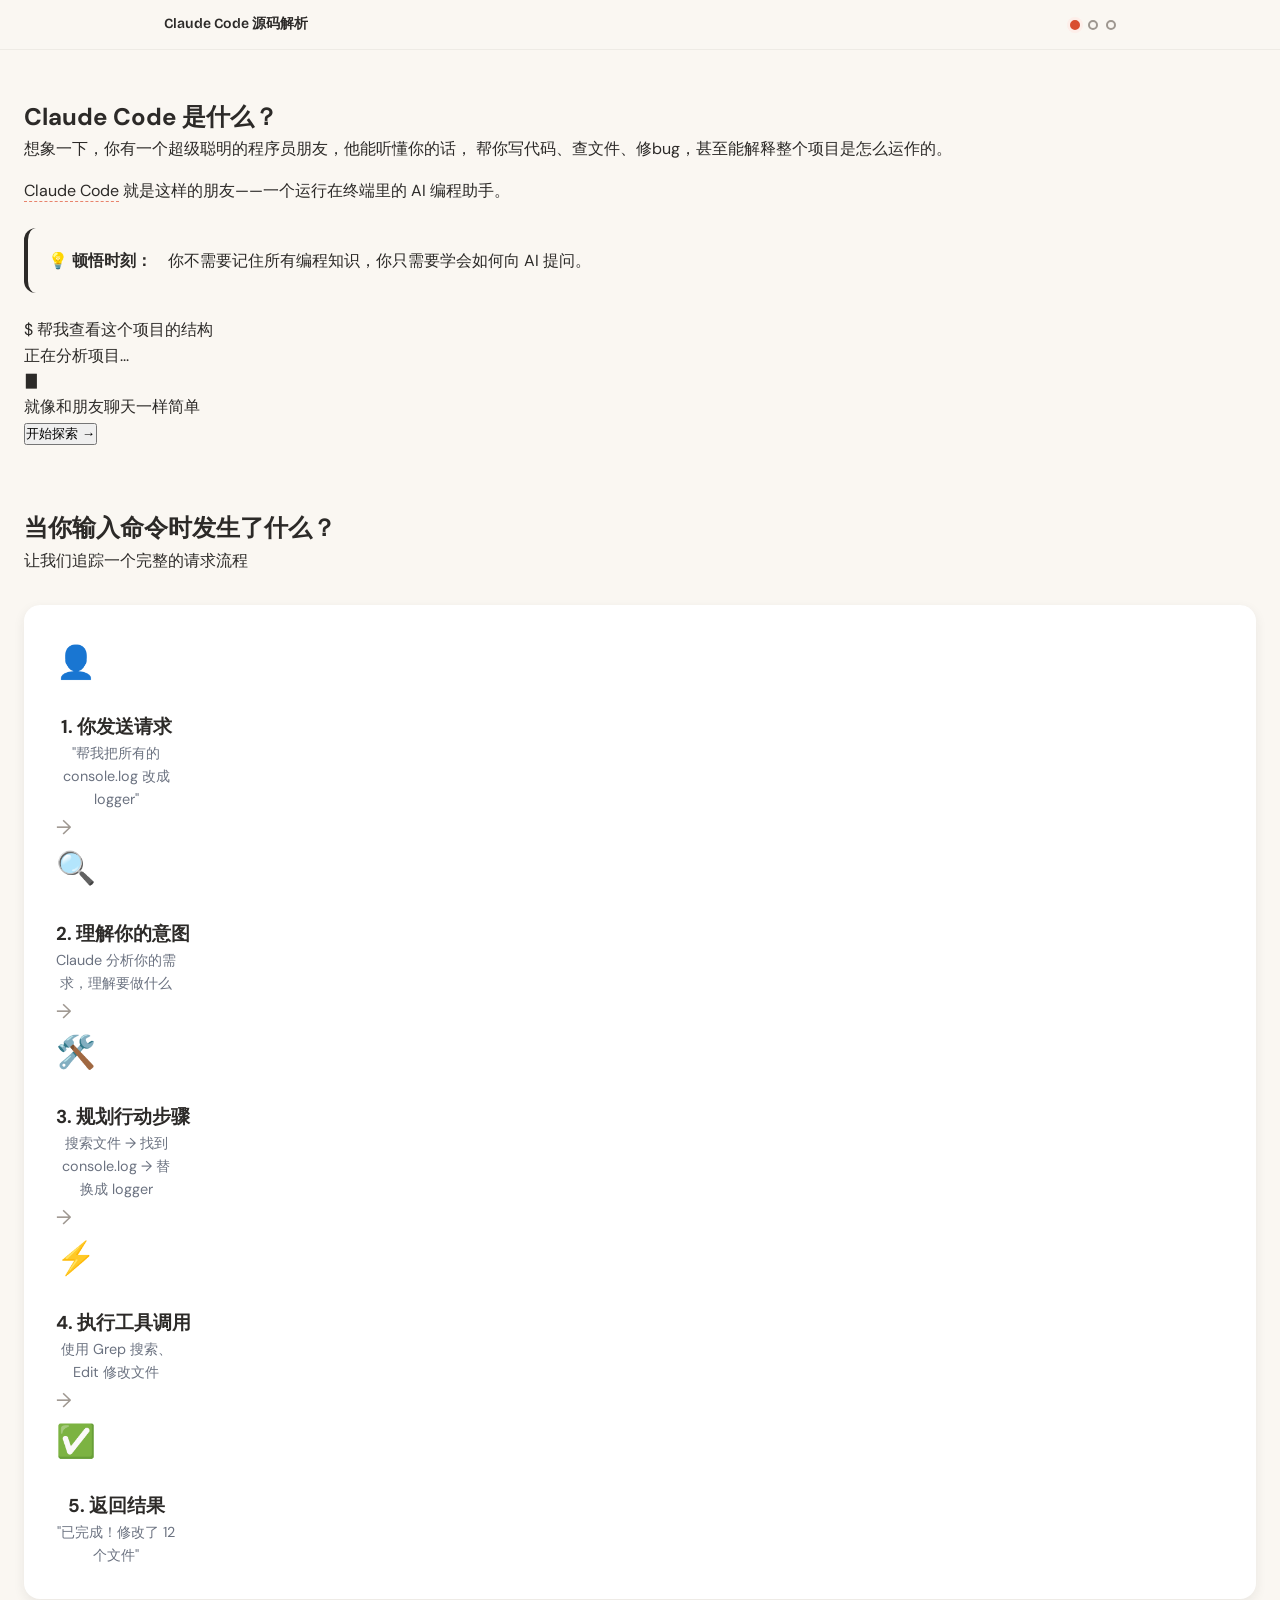
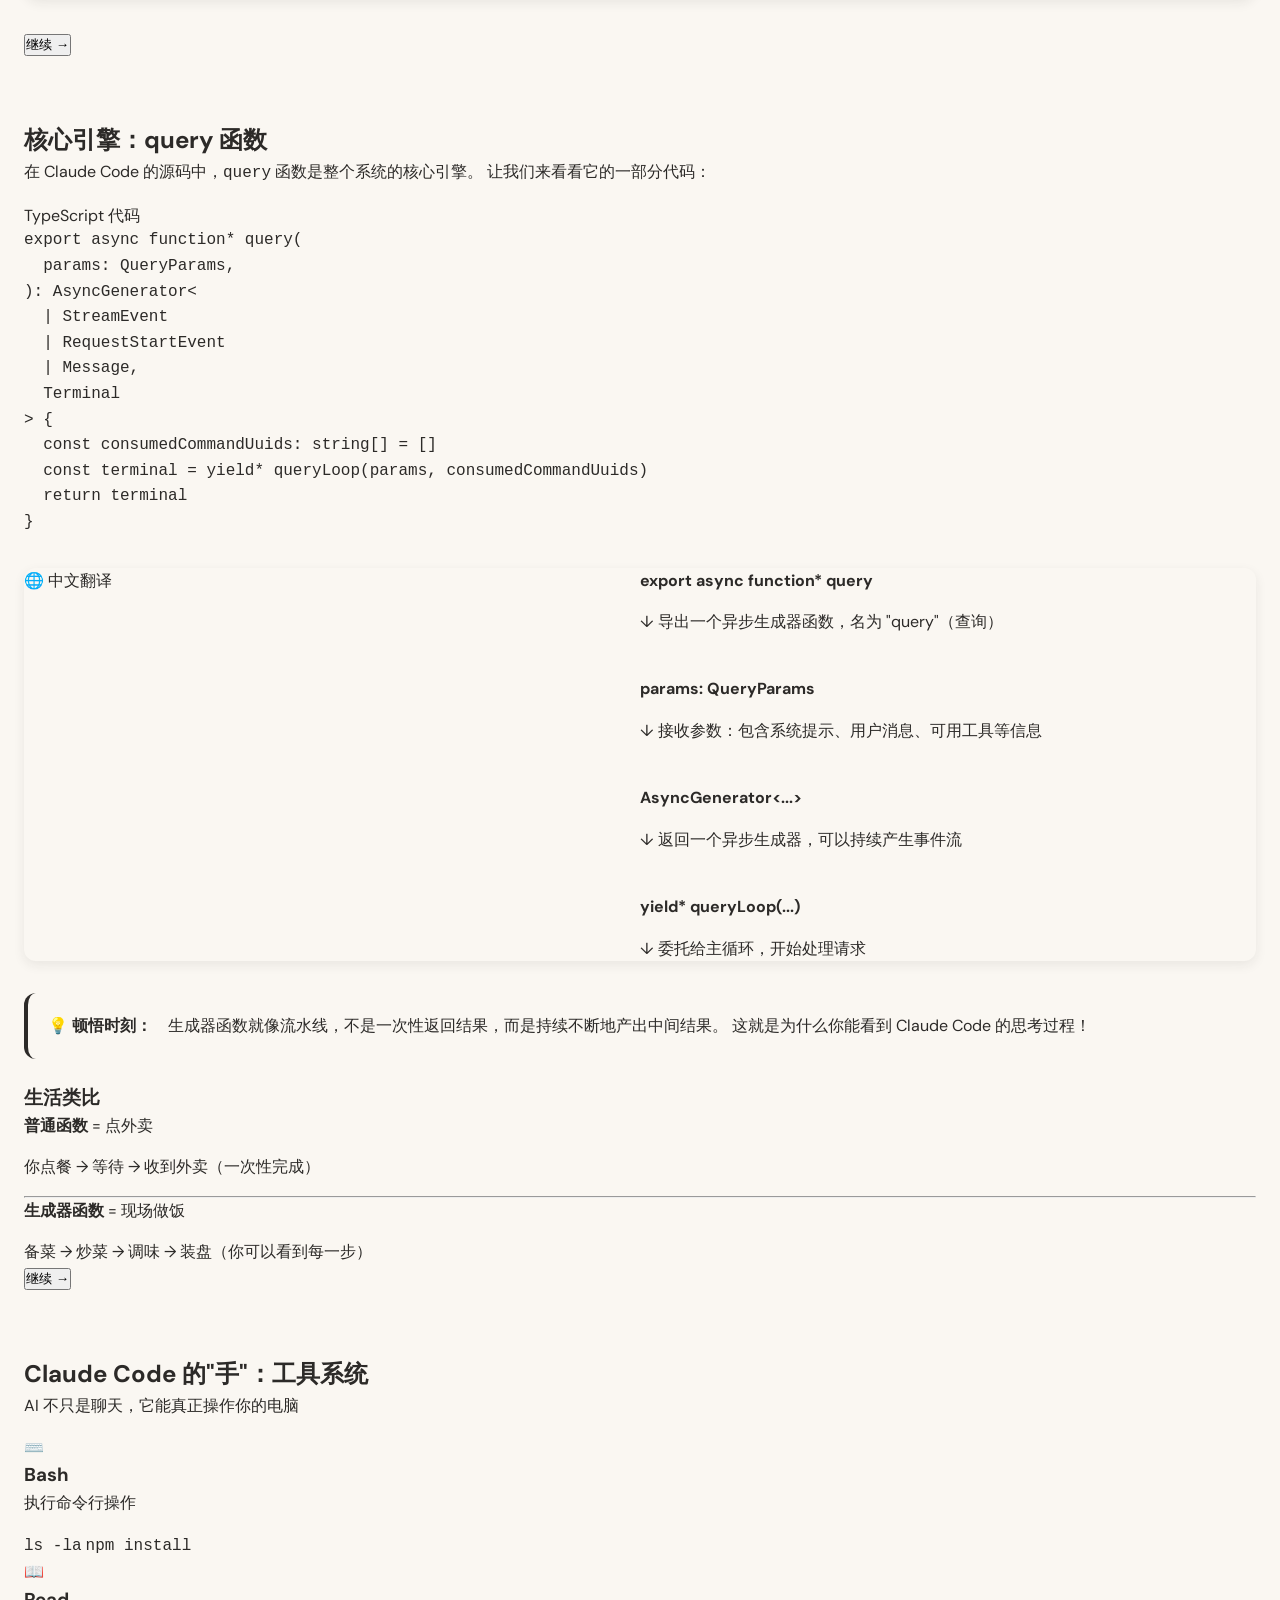
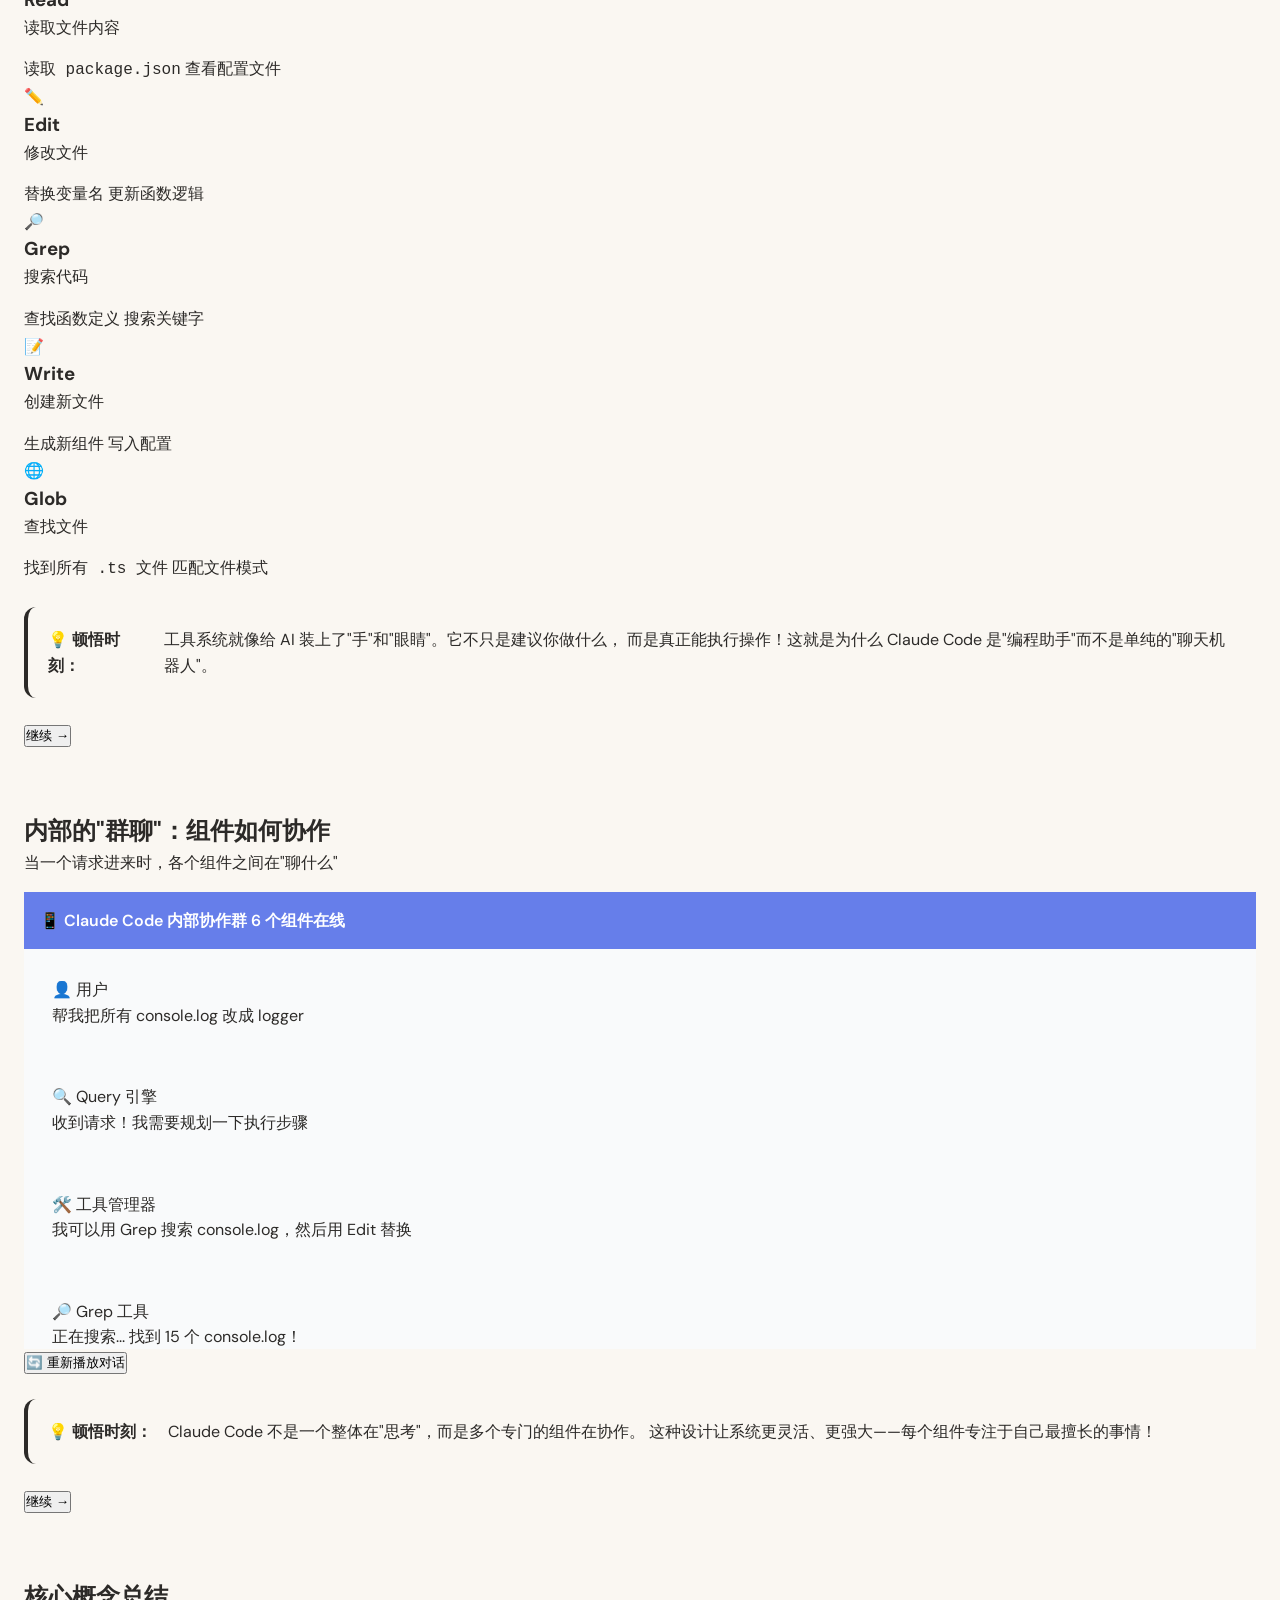
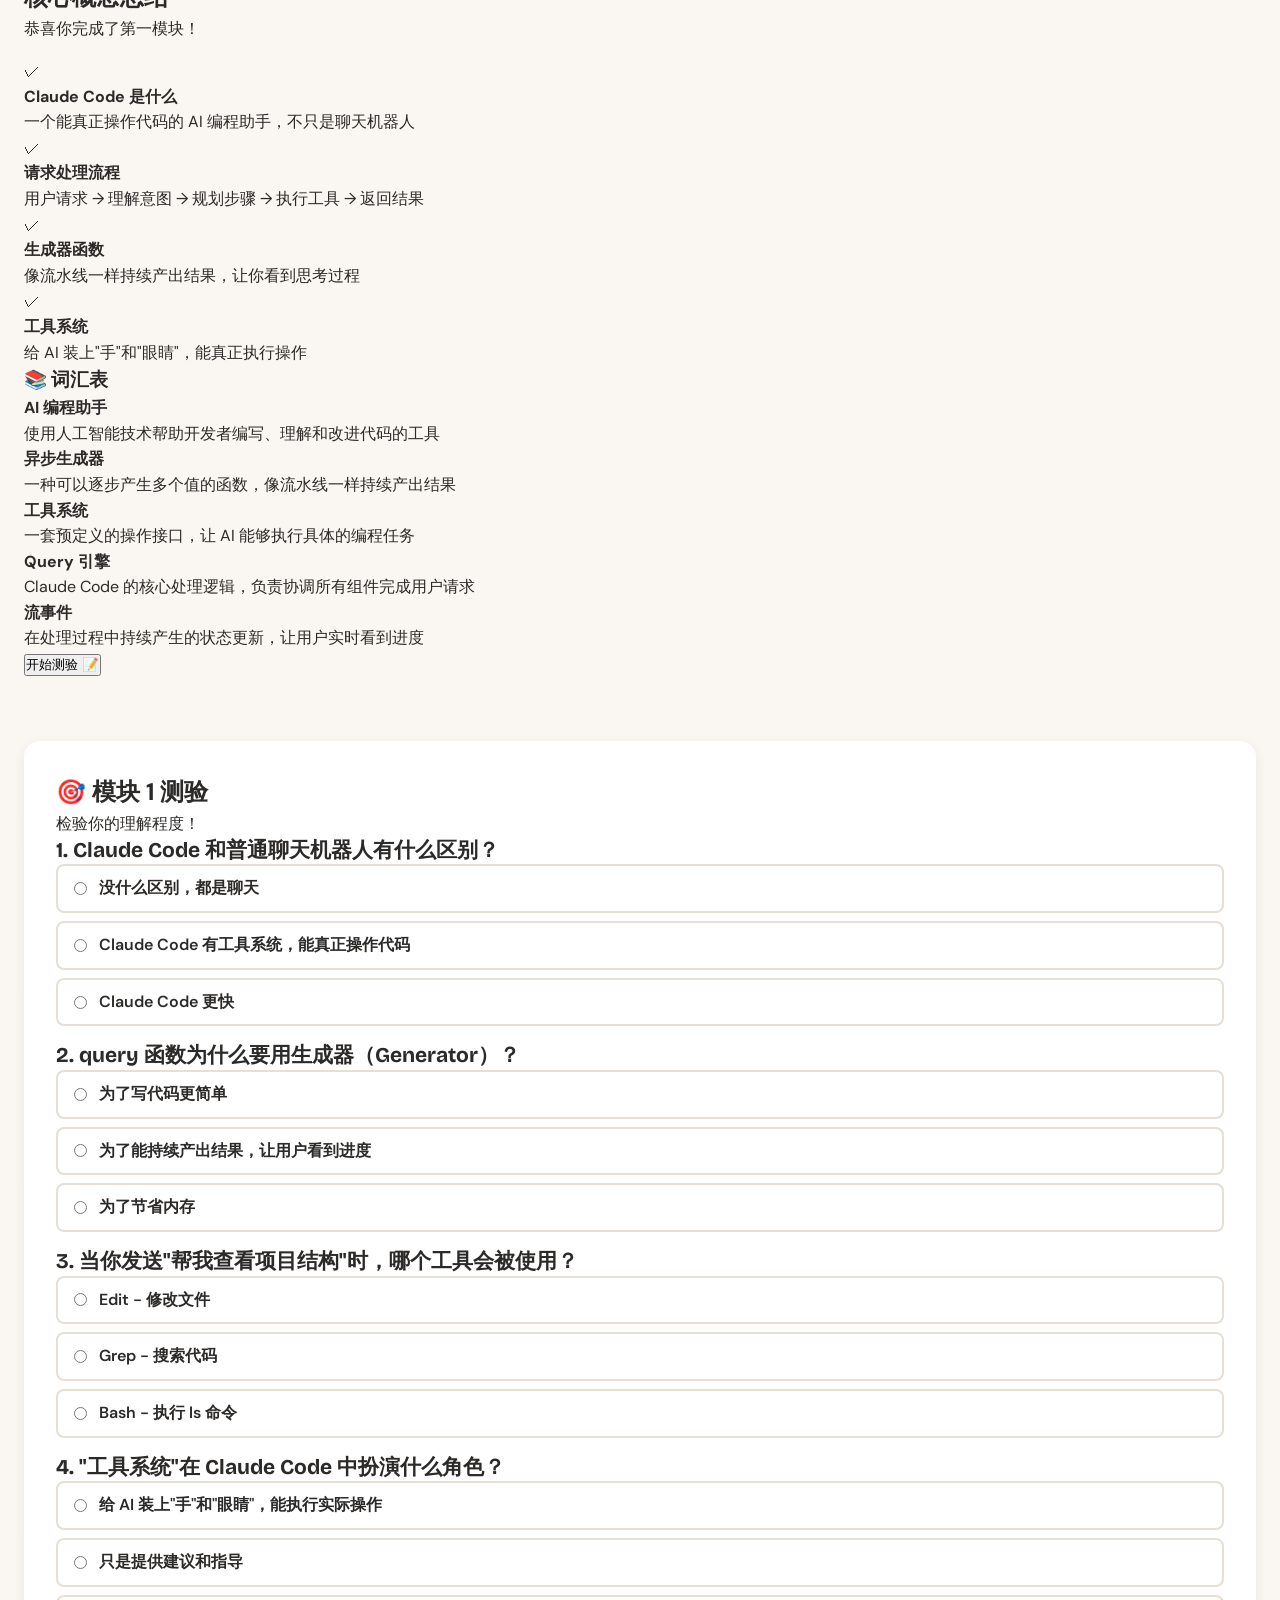
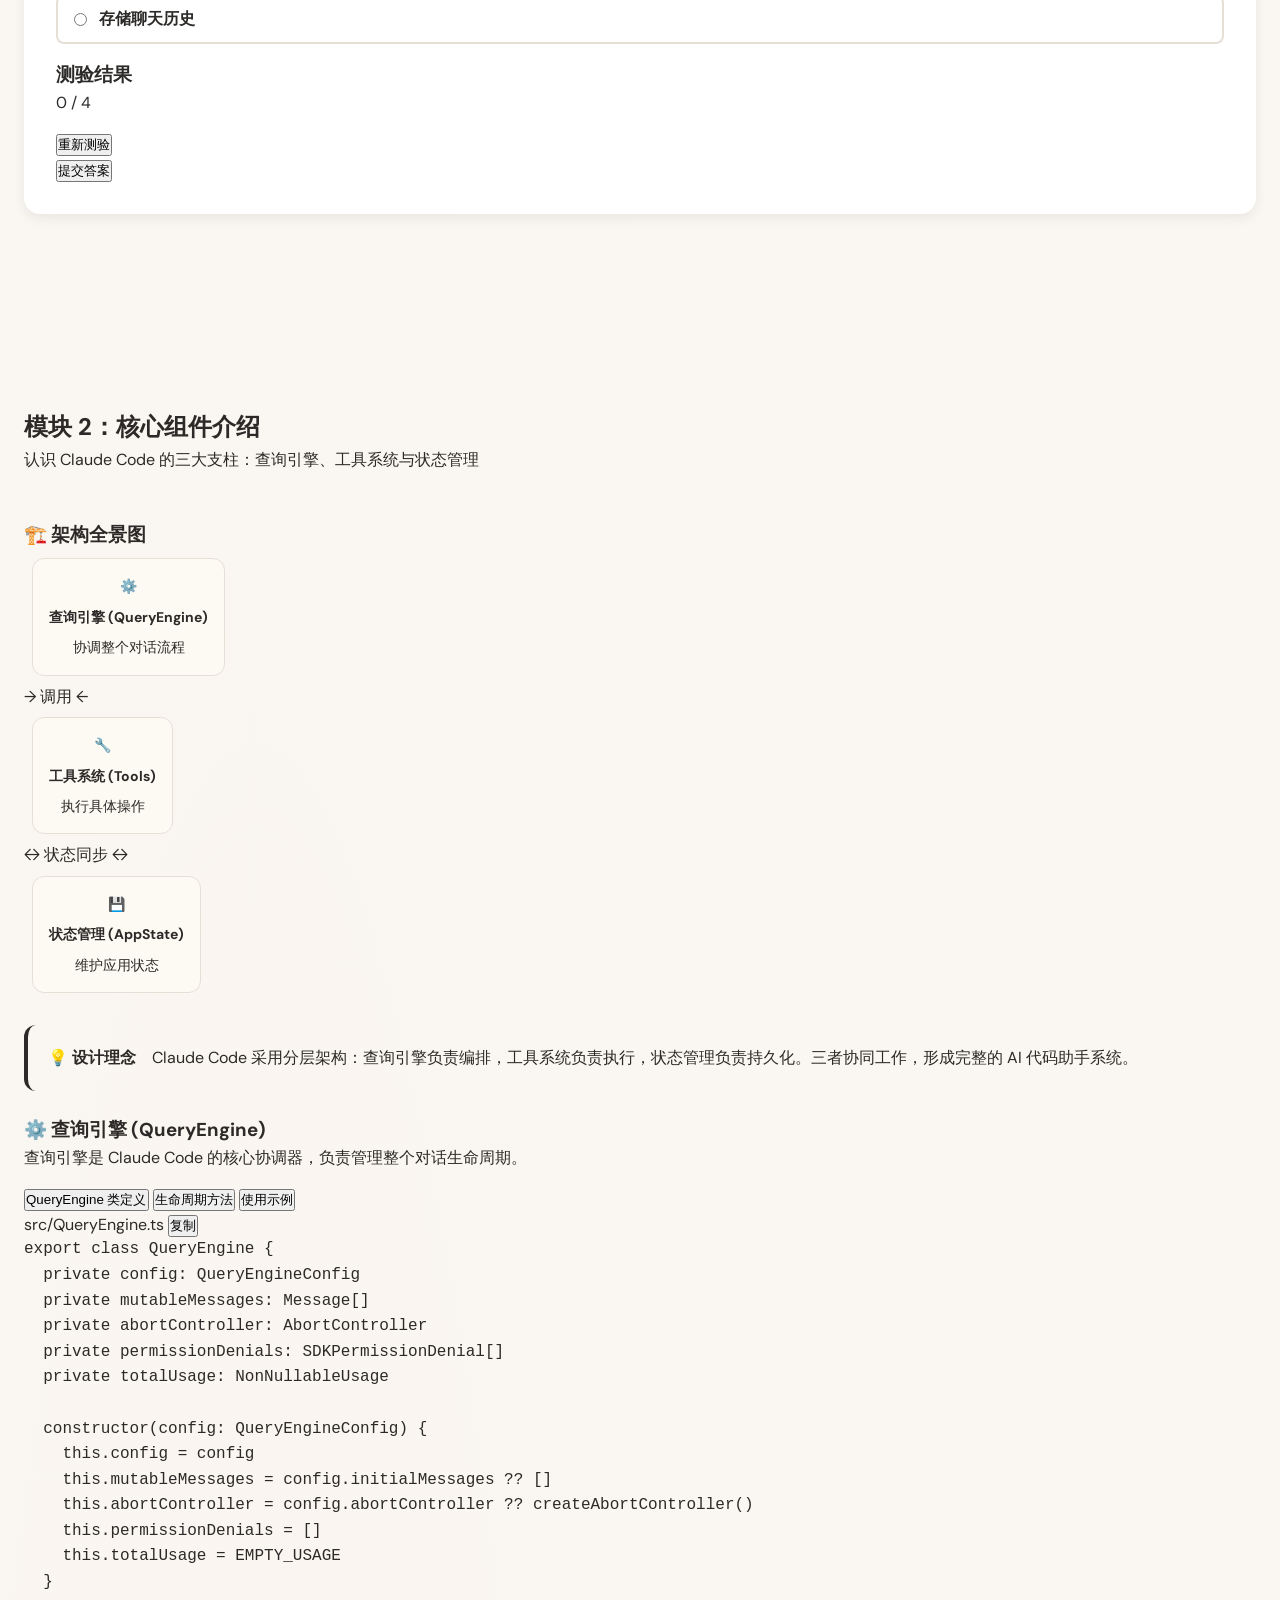
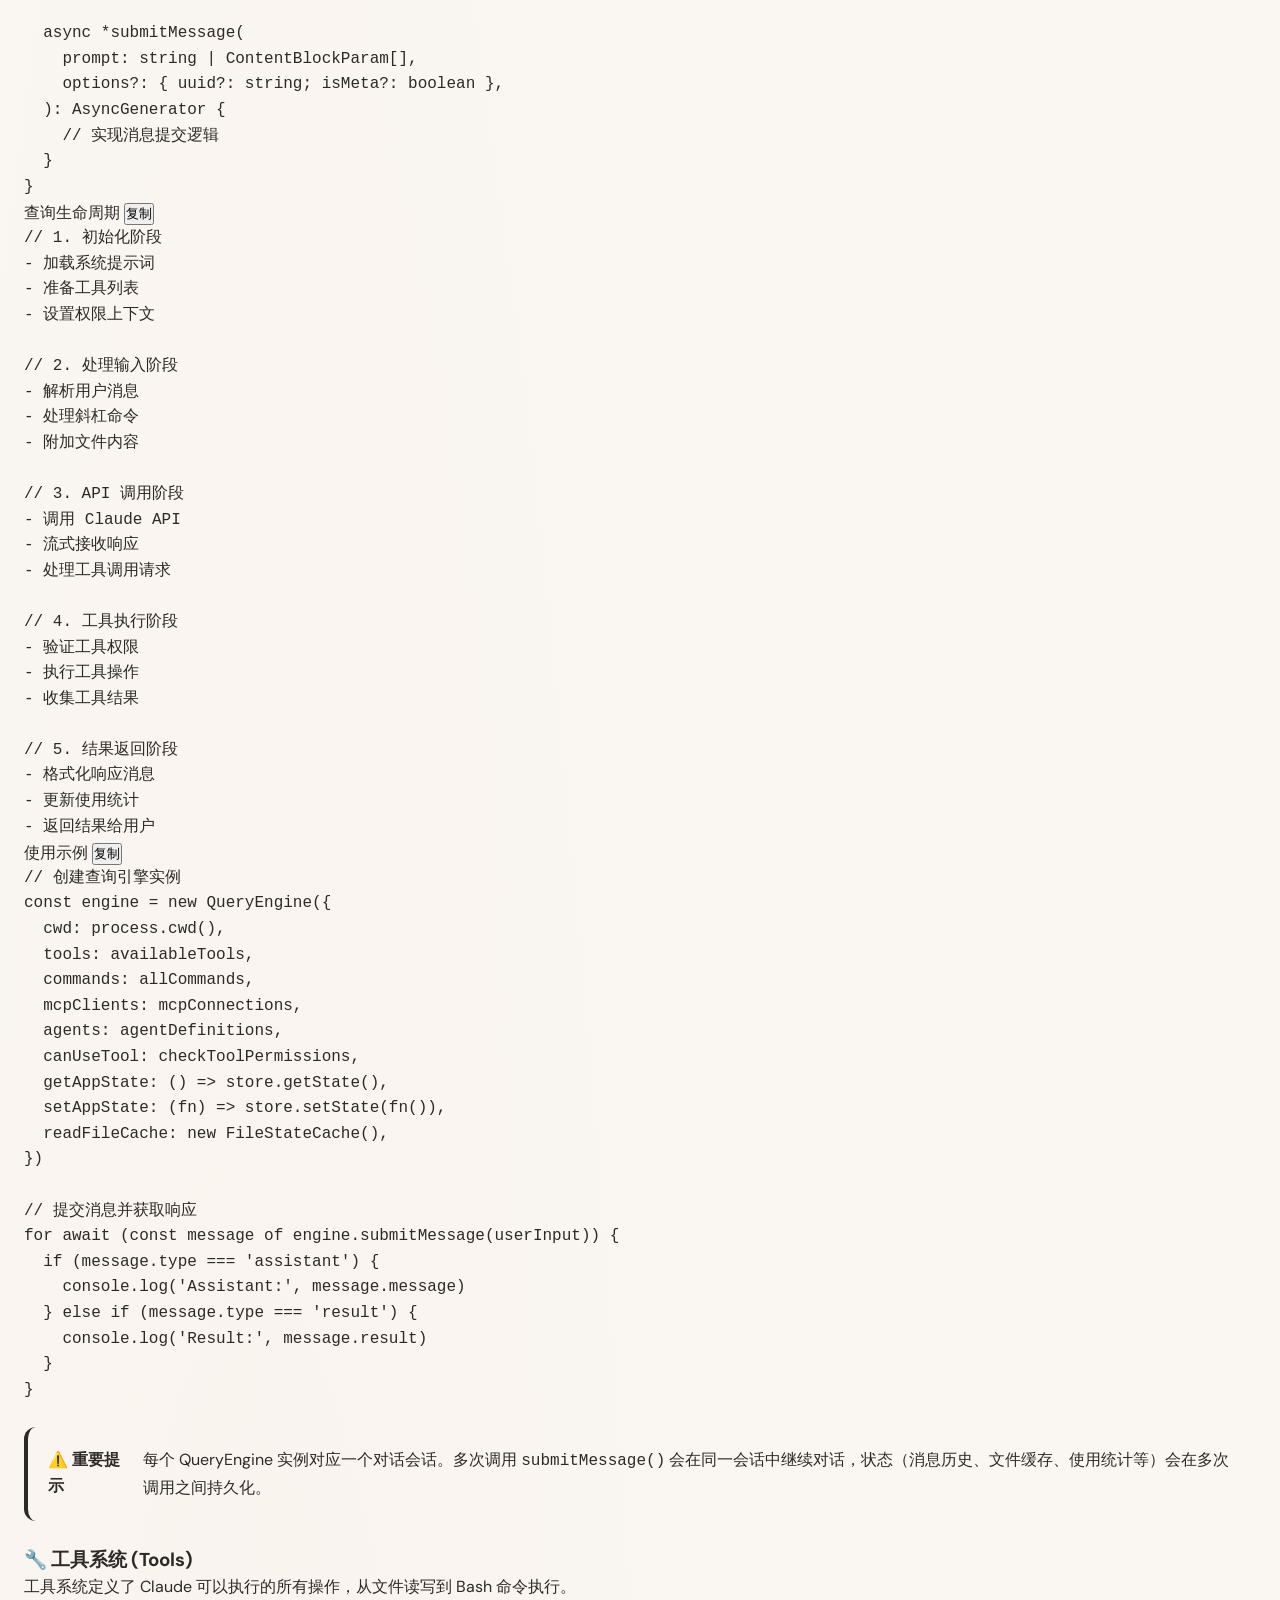
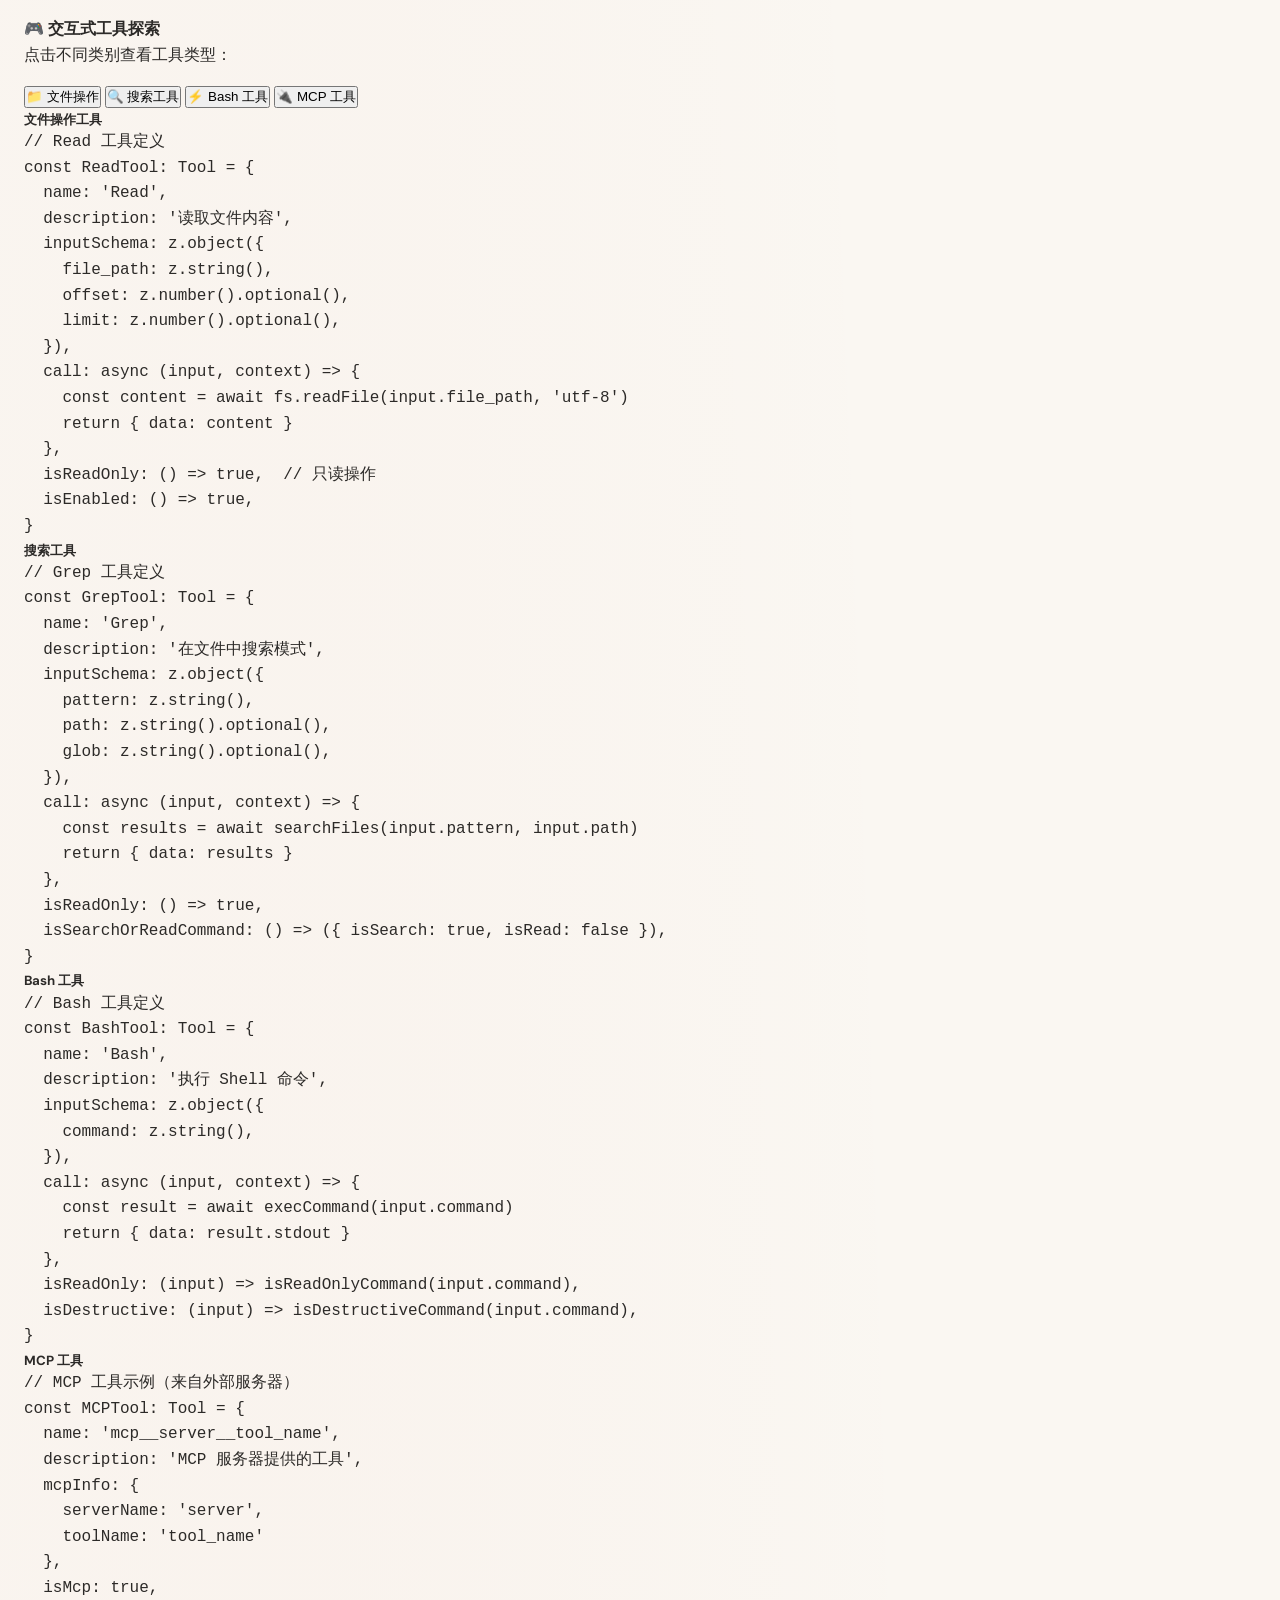
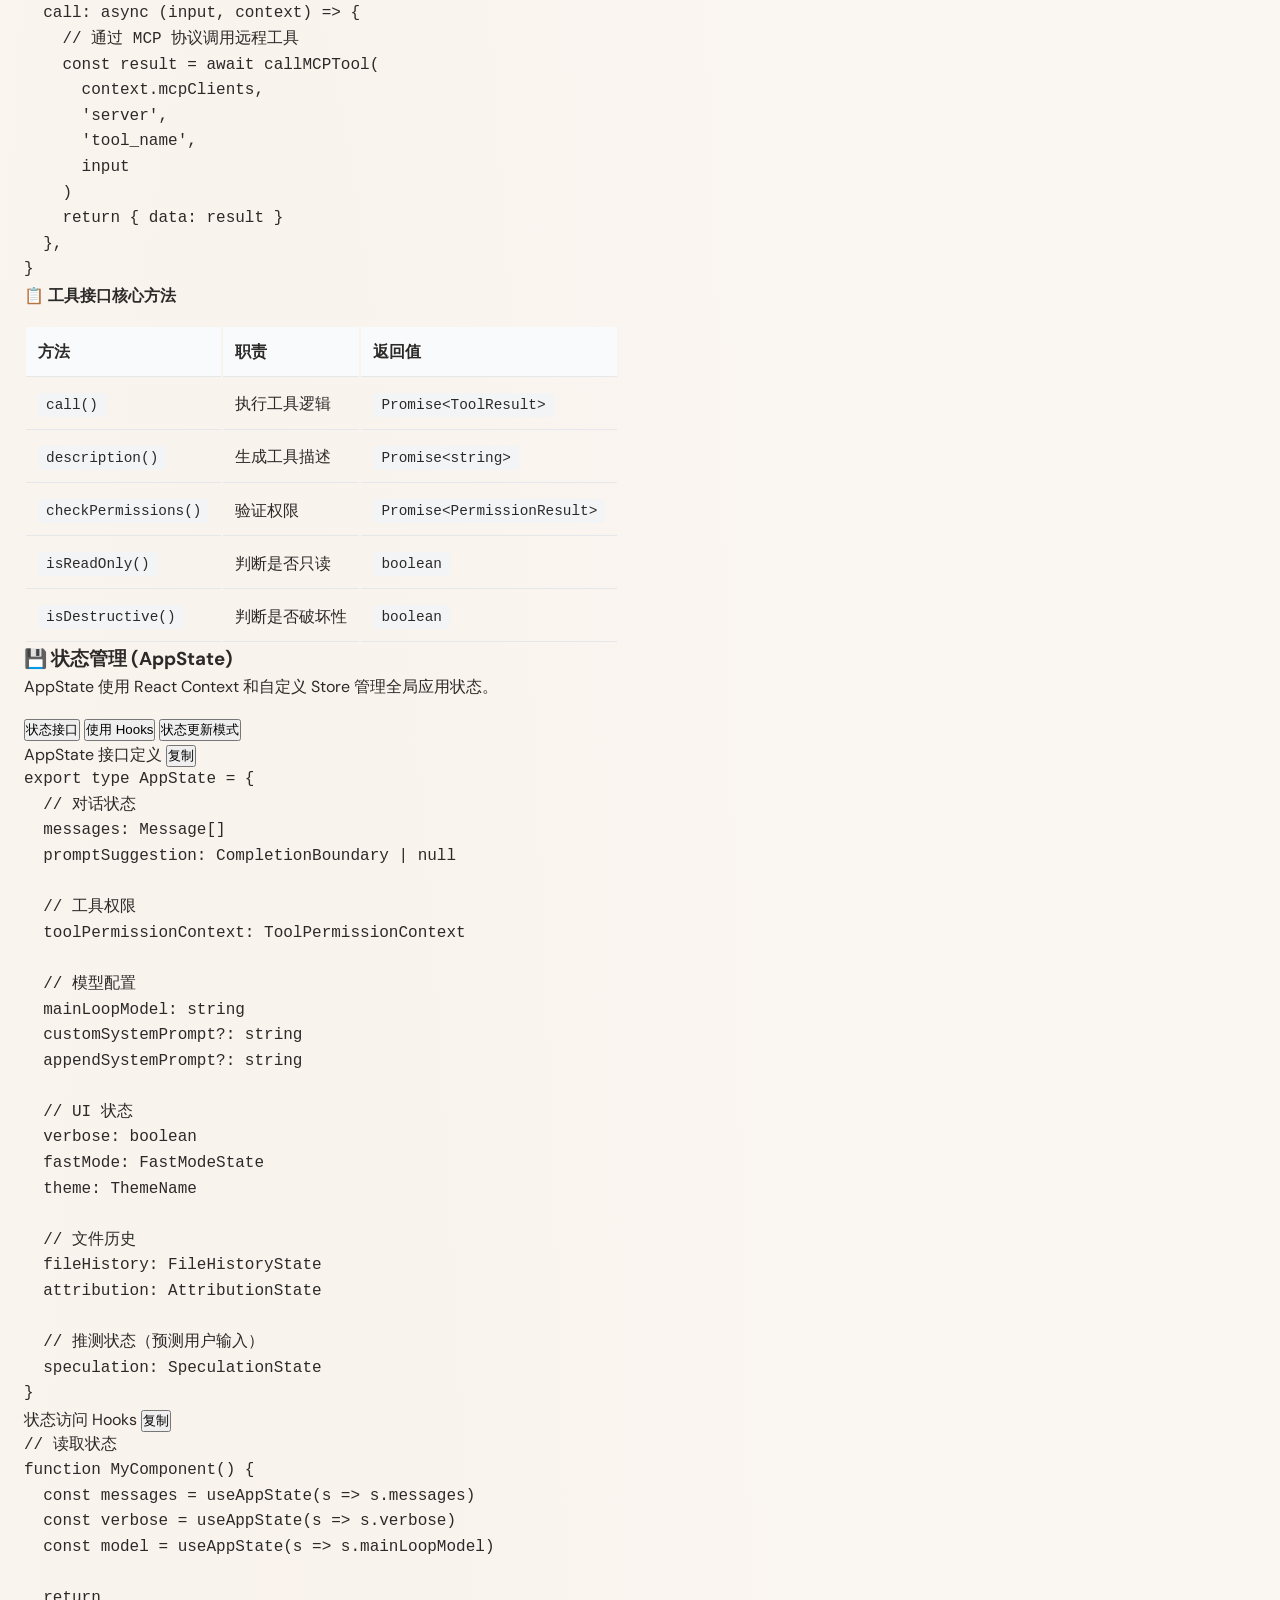
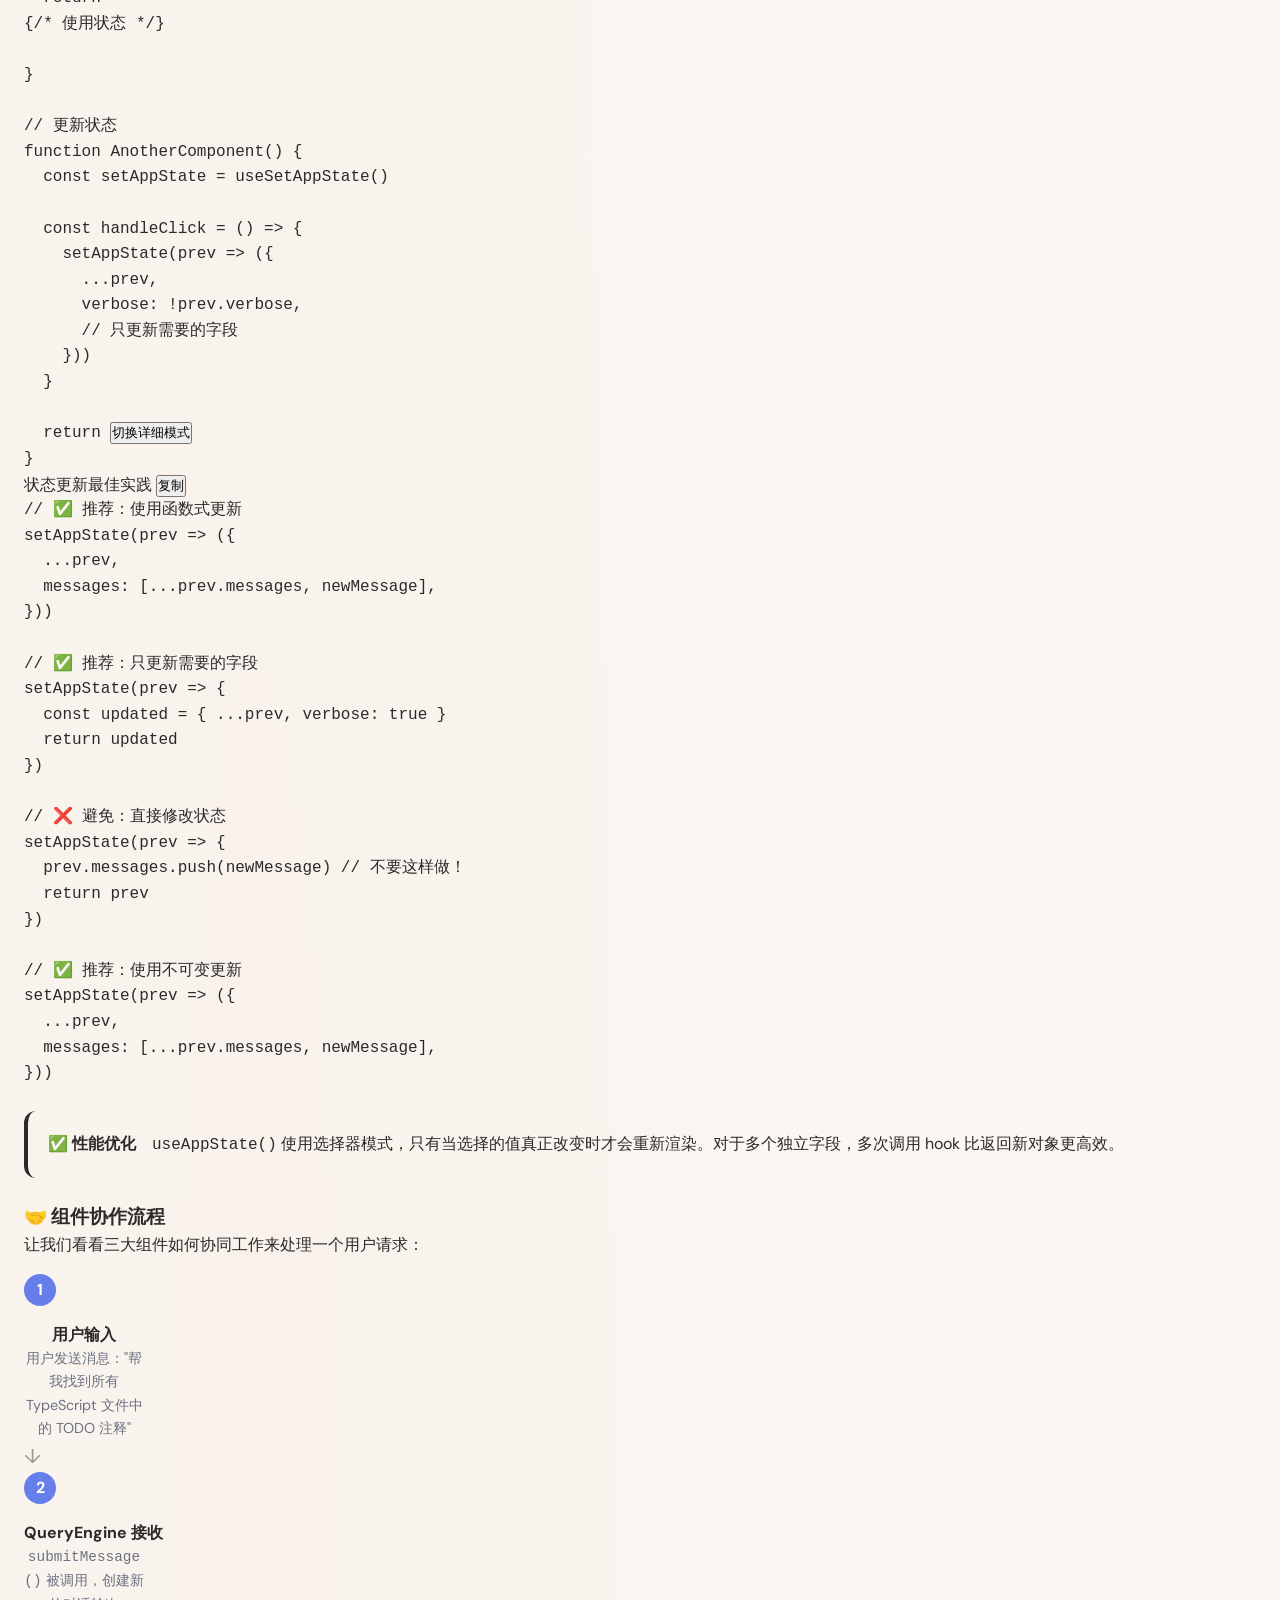
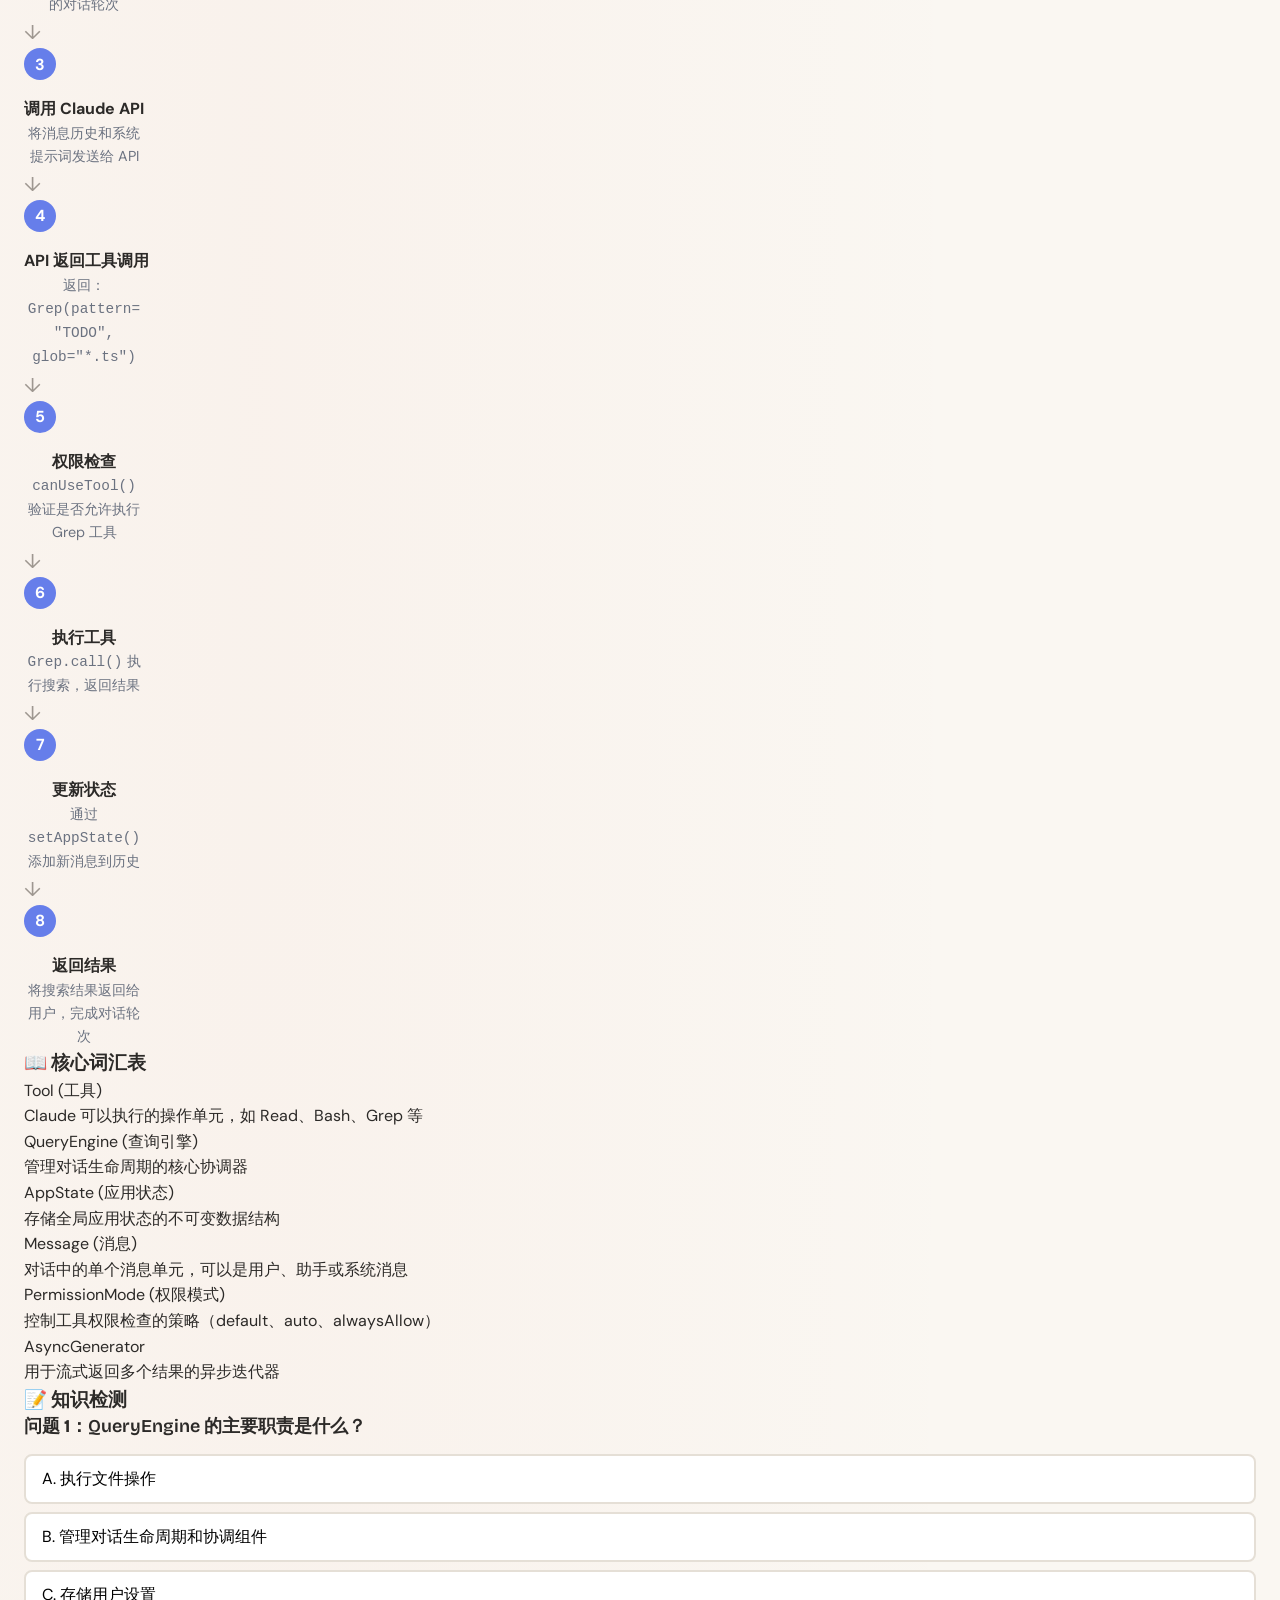
<file: index.html>
<!DOCTYPE html>
<html lang="zh-CN">
<head>
  <meta charset="UTF-8">
  <meta name="viewport" content="width=device-width, initial-scale=1.0">
  <title>Claude Code 源码解析 — AI 编程助手如何工作</title>

  <!-- Google Fonts: Bricolage Grotesque · DM Sans · JetBrains Mono -->
  <link rel="preconnect" href="https://fonts.googleapis.com">
  <link rel="preconnect" href="https://fonts.gstatic.com" crossorigin>
  <link href="https://fonts.googleapis.com/css2?family=Bricolage+Grotesque:opsz,wght@12..96,400;12..96,600;12..96,700;12..96,800&family=DM+Sans:ital,opsz,wght@0,9..40,300;0,9..40,400;0,9..40,500;0,9..40,600;0,9..40,700;1,9..40,400;1,9..40,500&family=JetBrains+Mono:wght@400;500;600&display=swap" rel="stylesheet">

  <link rel="stylesheet" href="styles.css">

  <style>
    :root {
      --color-accent:       #D94F30;
      --color-accent-hover: #C4432A;
      --color-accent-light: #FDEEE9;
      --color-accent-muted: #E8836C;
    }
  </style>

  <script src="main.js" defer></script>
</head>
<body>

  <nav class="nav" id="nav">
    <div class="progress-bar" id="progress-bar" role="progressbar" aria-valuenow="0" aria-valuemin="0" aria-valuemax="100"></div>
    <div class="nav-inner">
      <span class="nav-title">Claude Code 源码解析</span>
      <div class="nav-dots" id="nav-dots" role="tablist">
        <button class="nav-dot" data-target="module-1" data-tooltip="这是什么产品？" role="tab" aria-label="模块 1: 这是什么产品？"></button>
        <button class="nav-dot" data-target="module-2" data-tooltip="核心组件" role="tab" aria-label="模块 2: 核心组件"></button>
        <button class="nav-dot" data-target="module-3" data-tooltip="工具系统" role="tab" aria-label="模块 3: 工具系统"></button>
      </div>
    </div>
  </nav>

  <main id="main">
<section class="module" id="module-1">
  <!-- 屏幕 1: 欢迎和引入 -->
  <div class="screen" data-screen="1">
    <div class="content-grid">
      <div class="text-column">
        <h2>Claude Code 是什么？</h2>
        <p class="highlight">
          想象一下，你有一个超级聪明的程序员朋友，他能听懂你的话，
          帮你写代码、查文件、修bug，甚至能解释整个项目是怎么运作的。
        </p>
        <p>
          <span class="term" data-definition="AI编程助手：使用人工智能技术帮助开发者编写、理解和改进代码的工具">Claude Code</span>
          就是这样的朋友——一个运行在终端里的 AI 编程助手。
        </p>
        <div class="callout">
          <strong>💡 顿悟时刻：</strong>
          你不需要记住所有编程知识，你只需要学会如何向 AI 提问。
        </div>
      </div>
      <div class="visual-column">
        <div class="terminal-demo">
          <div class="terminal-header">
            <span class="dot red"></span>
            <span class="dot yellow"></span>
            <span class="dot green"></span>
          </div>
          <div class="terminal-body">
            <div class="terminal-line">
              <span class="prompt">$</span>
              <span class="command">帮我查看这个项目的结构</span>
            </div>
            <div class="terminal-line response">
              <span class="cursor">正在分析项目...</span>
            </div>
            <div class="typing-animation">
              <span class="typing-char">▊</span>
            </div>
          </div>
        </div>
        <p class="caption">就像和朋友聊天一样简单</p>
      </div>
    </div>
    <button class="nav-button" data-next="2">开始探索 →</button>
  </div>

  <!-- 屏幕 2: 用户请求的生命周期 -->
  <div class="screen" data-screen="2">
    <h2>当你输入命令时发生了什么？</h2>
    <p class="subtitle">让我们追踪一个完整的请求流程</p>

    <!-- 流程动画 -->
    <div class="flow-animation">
      <div class="flow-step" data-step="1">
        <div class="step-icon">👤</div>
        <div class="step-content">
          <h3>1. 你发送请求</h3>
          <p>"帮我把所有的 console.log 改成 logger"</p>
        </div>
      </div>

      <div class="flow-arrow">→</div>

      <div class="flow-step" data-step="2">
        <div class="step-icon">🔍</div>
        <div class="step-content">
          <h3>2. 理解你的意图</h3>
          <p>Claude 分析你的需求，理解要做什么</p>
        </div>
      </div>

      <div class="flow-arrow">→</div>

      <div class="flow-step" data-step="3">
        <div class="step-icon">🛠️</div>
        <div class="step-content">
          <h3>3. 规划行动步骤</h3>
          <p>搜索文件 → 找到 console.log → 替换成 logger</p>
        </div>
      </div>

      <div class="flow-arrow">→</div>

      <div class="flow-step" data-step="4">
        <div class="step-icon">⚡</div>
        <div class="step-content">
          <h3>4. 执行工具调用</h3>
          <p>使用 Grep 搜索、Edit 修改文件</p>
        </div>
      </div>

      <div class="flow-arrow">→</div>

      <div class="flow-step" data-step="5">
        <div class="step-icon">✅</div>
        <div class="step-content">
          <h3>5. 返回结果</h3>
          <p>"已完成！修改了 12 个文件"</p>
        </div>
      </div>
    </div>

    <button class="nav-button" data-next="3">继续 →</button>
  </div>

  <!-- 屏幕 3: 代码翻译 - 理解 query 函数 -->
  <div class="screen" data-screen="3">
    <div class="content-grid">
      <div class="text-column">
        <h2>核心引擎：query 函数</h2>
        <p>
          在 Claude Code 的源码中，<code>query</code> 函数是整个系统的核心引擎。
          让我们来看看它的一部分代码：
        </p>

        <div class="code-translation">
          <div class="code-block">
            <div class="code-header">TypeScript 代码</div>
            <pre><code>export async function* query(
  params: QueryParams,
): AsyncGenerator<
  | StreamEvent
  | RequestStartEvent
  | Message,
  Terminal
> {
  const consumedCommandUuids: string[] = []
  const terminal = yield* queryLoop(params, consumedCommandUuids)
  return terminal
}</code></pre>
          </div>

          <div class="translation-block">
            <div class="translation-header">🌐 中文翻译</div>
            <div class="translation-content">
              <p><strong>export async function* query</strong></p>
              <p>↓ 导出一个异步生成器函数，名为 "query"（查询）</p>
              <br>
              <p><strong>params: QueryParams</strong></p>
              <p>↓ 接收参数：包含系统提示、用户消息、可用工具等信息</p>
              <br>
              <p><strong>AsyncGenerator&lt;...&gt;</strong></p>
              <p>↓ 返回一个异步生成器，可以持续产生事件流</p>
              <br>
              <p><strong>yield* queryLoop(...)</strong></p>
              <p>↓ 委托给主循环，开始处理请求</p>
            </div>
          </div>
        </div>

        <div class="callout">
          <strong>💡 顿悟时刻：</strong>
          生成器函数就像流水线，不是一次性返回结果，而是持续不断地产出中间结果。
          这就是为什么你能看到 Claude Code 的思考过程！
        </div>
      </div>

      <div class="visual-column">
        <div class="analogy-card">
          <h3>生活类比</h3>
          <div class="analogy-content">
            <p><strong>普通函数</strong> = 点外卖</p>
            <p>你点餐 → 等待 → 收到外卖（一次性完成）</p>
            <hr>
            <p><strong>生成器函数</strong> = 现场做饭</p>
            <p>备菜 → 炒菜 → 调味 → 装盘（你可以看到每一步）</p>
          </div>
        </div>
      </div>
    </div>
    <button class="nav-button" data-next="4">继续 →</button>
  </div>

  <!-- 屏幕 4: 工具系统 -->
  <div class="screen" data-screen="4">
    <h2>Claude Code 的"手"：工具系统</h2>
    <p class="subtitle">AI 不只是聊天，它能真正操作你的电脑</p>

    <div class="tools-grid">
      <div class="tool-card" data-tool="bash">
        <div class="tool-icon">⌨️</div>
        <h3>Bash</h3>
        <p>执行命令行操作</p>
        <div class="tool-example">
          <code>ls -la</code>
          <code>npm install</code>
        </div>
      </div>

      <div class="tool-card" data-tool="read">
        <div class="tool-icon">📖</div>
        <h3>Read</h3>
        <p>读取文件内容</p>
        <div class="tool-example">
          <code>读取 package.json</code>
          <code>查看配置文件</code>
        </div>
      </div>

      <div class="tool-card" data-tool="edit">
        <div class="tool-icon">✏️</div>
        <h3>Edit</h3>
        <p>修改文件</p>
        <div class="tool-example">
          <code>替换变量名</code>
          <code>更新函数逻辑</code>
        </div>
      </div>

      <div class="tool-card" data-tool="grep">
        <div class="tool-icon">🔎</div>
        <h3>Grep</h3>
        <p>搜索代码</p>
        <div class="tool-example">
          <code>查找函数定义</code>
          <code>搜索关键字</code>
        </div>
      </div>

      <div class="tool-card" data-tool="write">
        <div class="tool-icon">📝</div>
        <h3>Write</h3>
        <p>创建新文件</p>
        <div class="tool-example">
          <code>生成新组件</code>
          <code>写入配置</code>
        </div>
      </div>

      <div class="tool-card" data-tool="glob">
        <div class="tool-icon">🌐</div>
        <h3>Glob</h3>
        <p>查找文件</p>
        <div class="tool-example">
          <code>找到所有 .ts 文件</code>
          <code>匹配文件模式</code>
        </div>
      </div>
    </div>

    <div class="callout">
      <strong>💡 顿悟时刻：</strong>
      工具系统就像给 AI 装上了"手"和"眼睛"。它不只是建议你做什么，
      而是真正能执行操作！这就是为什么 Claude Code 是"编程助手"而不是单纯的"聊天机器人"。
    </div>

    <button class="nav-button" data-next="5">继续 →</button>
  </div>

  <!-- 屏幕 5: 群聊动画 - 内部协作 -->
  <div class="screen" data-screen="5">
    <h2>内部的"群聊"：组件如何协作</h2>
    <p class="subtitle">当一个请求进来时，各个组件之间在"聊什么"</p>

    <div class="group-chat-animation">
      <div class="chat-header">
        <span class="chat-title">📱 Claude Code 内部协作群</span>
        <span class="chat-count">6 个组件在线</span>
      </div>

      <div class="chat-messages" id="chat-messages">
        <div class="message" data-sender="user" data-delay="0">
          <div class="sender">👤 用户</div>
          <div class="text">帮我把所有 console.log 改成 logger</div>
        </div>

        <div class="message" data-sender="query" data-delay="1500">
          <div class="sender">🔍 Query 引擎</div>
          <div class="text">收到请求！我需要规划一下执行步骤</div>
        </div>

        <div class="message" data-sender="tools" data-delay="2500">
          <div class="sender">🛠️ 工具管理器</div>
          <div class="text">我可以用 Grep 搜索 console.log，然后用 Edit 替换</div>
        </div>

        <div class="message" data-sender="grep" data-delay="3500">
          <div class="sender">🔎 Grep 工具</div>
          <div class="text">正在搜索... 找到 15 个 console.log！</div>
        </div>

        <div class="message" data-sender="edit" data-delay="4500">
          <div class="sender">✏️ Edit 工具</div>
          <div class="text">开始替换... 已修改 12 个文件</div>
        </div>

        <div class="message" data-sender="claude" data-delay="5500">
          <div class="sender">🤖 Claude</div>
          <div class="text">完成！已将所有 console.log 替换为 logger</div>
        </div>
      </div>

      <button class="replay-button" id="replay-chat">
        🔄 重新播放对话
      </button>
    </div>

    <div class="callout">
      <strong>💡 顿悟时刻：</strong>
      Claude Code 不是一个整体在"思考"，而是多个专门的组件在协作。
      这种设计让系统更灵活、更强大——每个组件专注于自己最擅长的事情！
    </div>

    <button class="nav-button" data-next="6">继续 →</button>
  </div>

  <!-- 屏幕 6: 词汇表和总结 -->
  <div class="screen" data-screen="6">
    <div class="content-grid">
      <div class="text-column">
        <h2>核心概念总结</h2>
        <p class="subtitle">恭喜你完成了第一模块！</p>

        <div class="summary-points">
          <div class="point">
            <span class="point-icon">✓</span>
            <div>
              <strong>Claude Code 是什么</strong>
              <p>一个能真正操作代码的 AI 编程助手，不只是聊天机器人</p>
            </div>
          </div>

          <div class="point">
            <span class="point-icon">✓</span>
            <div>
              <strong>请求处理流程</strong>
              <p>用户请求 → 理解意图 → 规划步骤 → 执行工具 → 返回结果</p>
            </div>
          </div>

          <div class="point">
            <span class="point-icon">✓</span>
            <div>
              <strong>生成器函数</strong>
              <p>像流水线一样持续产出结果，让你看到思考过程</p>
            </div>
          </div>

          <div class="point">
            <span class="point-icon">✓</span>
            <div>
              <strong>工具系统</strong>
              <p>给 AI 装上"手"和"眼睛"，能真正执行操作</p>
            </div>
          </div>
        </div>
      </div>

      <div class="visual-column">
        <h3>📚 词汇表</h3>
        <div class="glossary">
          <div class="glossary-term" data-term="ai-assistant">
            <strong>AI 编程助手</strong>
            <p>使用人工智能技术帮助开发者编写、理解和改进代码的工具</p>
          </div>

          <div class="glossary-term" data-term="async-generator">
            <strong>异步生成器</strong>
            <p>一种可以逐步产生多个值的函数，像流水线一样持续产出结果</p>
          </div>

          <div class="glossary-term" data-term="tool-system">
            <strong>工具系统</strong>
            <p>一套预定义的操作接口，让 AI 能够执行具体的编程任务</p>
          </div>

          <div class="glossary-term" data-term="query-engine">
            <strong>Query 引擎</strong>
            <p>Claude Code 的核心处理逻辑，负责协调所有组件完成用户请求</p>
          </div>

          <div class="glossary-term" data-term="stream-event">
            <strong>流事件</strong>
            <p>在处理过程中持续产生的状态更新，让用户实时看到进度</p>
          </div>
        </div>
      </div>
    </div>

    <button class="nav-button quiz-start">开始测验 📝</button>
  </div>

  <!-- 测验部分 -->
  <div class="quiz-container" id="quiz">
    <div class="quiz-header">
      <h2>🎯 模块 1 测验</h2>
      <p>检验你的理解程度！</p>
    </div>

    <div class="quiz-question" data-question="1">
      <h3>1. Claude Code 和普通聊天机器人有什么区别？</h3>
      <div class="quiz-options">
        <label class="quiz-option">
          <input type="radio" name="q1" value="a">
          <span>没什么区别，都是聊天</span>
        </label>
        <label class="quiz-option">
          <input type="radio" name="q1" value="b">
          <span>Claude Code 有工具系统，能真正操作代码</span>
        </label>
        <label class="quiz-option">
          <input type="radio" name="q1" value="c">
          <span>Claude Code 更快</span>
        </label>
      </div>
      <div class="quiz-feedback" data-correct="b">
        <p class="correct">✅ 正确！工具系统让 Claude Code 能执行实际操作，而不只是提供建议。</p>
        <p class="incorrect">❌ 不太对。再想想看，是什么让 Claude Code 能够真正修改文件？</p>
      </div>
    </div>

    <div class="quiz-question" data-question="2">
      <h3>2. query 函数为什么要用生成器（Generator）？</h3>
      <div class="quiz-options">
        <label class="quiz-option">
          <input type="radio" name="q2" value="a">
          <span>为了写代码更简单</span>
        </label>
        <label class="quiz-option">
          <input type="radio" name="q2" value="b">
          <span>为了能持续产出结果，让用户看到进度</span>
        </label>
        <label class="quiz-option">
          <input type="radio" name="q2" value="c">
          <span>为了节省内存</span>
        </label>
      </div>
      <div class="quiz-feedback" data-correct="b">
        <p class="correct">✅ 完全正确！生成器像流水线一样持续产出事件，让你能实时看到 Claude 的思考过程。</p>
        <p class="incorrect">❌ 不完全是。生成器的关键优势是什么？提示：想想"流"这个概念。</p>
      </div>
    </div>

    <div class="quiz-question" data-question="3">
      <h3>3. 当你发送"帮我查看项目结构"时，哪个工具会被使用？</h3>
      <div class="quiz-options">
        <label class="quiz-option">
          <input type="radio" name="q3" value="a">
          <span>Edit - 修改文件</span>
        </label>
        <label class="quiz-option">
          <input type="radio" name="q3" value="b">
          <span>Grep - 搜索代码</span>
        </label>
        <label class="quiz-option">
          <input type="radio" name="q3" value="c">
          <span>Bash - 执行 ls 命令</span>
        </label>
      </div>
      <div class="quiz-feedback" data-correct="c">
        <p class="correct">✅ 对！Bash 工具可以执行命令行操作，比如 ls 来查看文件结构。</p>
        <p class="incorrect">❌ 不太对。想想看，查看文件结构通常需要执行什么操作？</p>
      </div>
    </div>

    <div class="quiz-question" data-question="4">
      <h3>4. "工具系统"在 Claude Code 中扮演什么角色？</h3>
      <div class="quiz-options">
        <label class="quiz-option">
          <input type="radio" name="q4" value="a">
          <span>给 AI 装上"手"和"眼睛"，能执行实际操作</span>
        </label>
        <label class="quiz-option">
          <input type="radio" name="q4" value="b">
          <span>只是提供建议和指导</span>
        </label>
        <label class="quiz-option">
          <input type="radio" name="q4" value="c">
          <span>存储聊天历史</span>
        </label>
      </div>
      <div class="quiz-feedback" data-correct="a">
        <p class="correct">✅ 完全正确！工具系统让 AI 能真正操作文件、执行命令，而不只是聊天。</p>
        <p class="incorrect">❌ 不太准确。工具的核心作用是什么？想想"手"和"眼睛"的比喻。</p>
      </div>
    </div>

    <div class="quiz-result" id="quiz-result">
      <h3>测验结果</h3>
      <div class="score" id="score">0 / 4</div>
      <p class="result-message" id="result-message"></p>
      <button class="retry-button" id="retry-quiz">重新测验</button>
    </div>

    <button class="nav-button submit-quiz" id="submit-quiz">提交答案</button>
  </div>
</section><section class="module" id="module-2">
  <div class="module-header">
    <h2>模块 2：核心组件介绍</h2>
    <p class="subtitle">认识 Claude Code 的三大支柱：查询引擎、工具系统与状态管理</p>
  </div>

  <!-- 架构概览 -->
  <div class="content-block">
    <h3>🏗️ 架构全景图</h3>
    <div class="architecture-diagram">
      <div class="arch-component query-engine">
        <div class="component-icon">⚙️</div>
        <h4>查询引擎 (QueryEngine)</h4>
        <p>协调整个对话流程</p>
      </div>

      <div class="arch-connector">
        <span class="arrow">→</span>
        <span class="label">调用</span>
        <span class="arrow">←</span>
      </div>

      <div class="arch-component tools">
        <div class="component-icon">🔧</div>
        <h4>工具系统 (Tools)</h4>
        <p>执行具体操作</p>
      </div>

      <div class="arch-connector">
        <span class="arrow">↔</span>
        <span class="label">状态同步</span>
        <span class="arrow">↔</span>
      </div>

      <div class="arch-component state">
        <div class="component-icon">💾</div>
        <h4>状态管理 (AppState)</h4>
        <p>维护应用状态</p>
      </div>
    </div>

    <div class="callout info">
      <strong>💡 设计理念</strong>
      <p>Claude Code 采用分层架构：查询引擎负责编排，工具系统负责执行，状态管理负责持久化。三者协同工作，形成完整的 AI 代码助手系统。</p>
    </div>
  </div>

  <!-- 查询引擎详解 -->
  <div class="content-block">
    <h3>⚙️ 查询引擎 (QueryEngine)</h3>
    <p>查询引擎是 Claude Code 的核心协调器，负责管理整个对话生命周期。</p>

    <div class="code-tabs">
      <div class="tab-header">
        <button class="tab-button active" data-tab="qe-class">QueryEngine 类定义</button>
        <button class="tab-button" data-tab="qe-lifecycle">生命周期方法</button>
        <button class="tab-button" data-tab="qe-usage">使用示例</button>
      </div>

      <div class="tab-content active" id="qe-class">
        <div class="code-block">
          <div class="code-header">
            <span>src/QueryEngine.ts</span>
            <button class="copy-btn" onclick="copyCode(this)">复制</button>
          </div>
          <pre><code class="language-typescript">export class QueryEngine {
  private config: QueryEngineConfig
  private mutableMessages: Message[]
  private abortController: AbortController
  private permissionDenials: SDKPermissionDenial[]
  private totalUsage: NonNullableUsage

  constructor(config: QueryEngineConfig) {
    this.config = config
    this.mutableMessages = config.initialMessages ?? []
    this.abortController = config.abortController ?? createAbortController()
    this.permissionDenials = []
    this.totalUsage = EMPTY_USAGE
  }

  async *submitMessage(
    prompt: string | ContentBlockParam[],
    options?: { uuid?: string; isMeta?: boolean },
  ): AsyncGenerator<SDKMessage, void, unknown> {
    // 实现消息提交逻辑
  }
}</code></pre>
        </div>
      </div>

      <div class="tab-content" id="qe-lifecycle">
        <div class="code-block">
          <div class="code-header">
            <span>查询生命周期</span>
            <button class="copy-btn" onclick="copyCode(this)">复制</button>
          </div>
          <pre><code class="language-typescript">// 1. 初始化阶段
- 加载系统提示词
- 准备工具列表
- 设置权限上下文

// 2. 处理输入阶段
- 解析用户消息
- 处理斜杠命令
- 附加文件内容

// 3. API 调用阶段
- 调用 Claude API
- 流式接收响应
- 处理工具调用请求

// 4. 工具执行阶段
- 验证工具权限
- 执行工具操作
- 收集工具结果

// 5. 结果返回阶段
- 格式化响应消息
- 更新使用统计
- 返回结果给用户</code></pre>
        </div>
      </div>

      <div class="tab-content" id="qe-usage">
        <div class="code-block">
          <div class="code-header">
            <span>使用示例</span>
            <button class="copy-btn" onclick="copyCode(this)">复制</button>
          </div>
          <pre><code class="language-typescript">// 创建查询引擎实例
const engine = new QueryEngine({
  cwd: process.cwd(),
  tools: availableTools,
  commands: allCommands,
  mcpClients: mcpConnections,
  agents: agentDefinitions,
  canUseTool: checkToolPermissions,
  getAppState: () => store.getState(),
  setAppState: (fn) => store.setState(fn()),
  readFileCache: new FileStateCache(),
})

// 提交消息并获取响应
for await (const message of engine.submitMessage(userInput)) {
  if (message.type === 'assistant') {
    console.log('Assistant:', message.message)
  } else if (message.type === 'result') {
    console.log('Result:', message.result)
  }
}</code></pre>
        </div>
      </div>
    </div>

    <div class="callout warning">
      <strong>⚠️ 重要提示</strong>
      <p>每个 QueryEngine 实例对应一个对话会话。多次调用 <code>submitMessage()</code> 会在同一会话中继续对话，状态（消息历史、文件缓存、使用统计等）会在多次调用之间持久化。</p>
    </div>
  </div>

  <!-- 工具系统详解 -->
  <div class="content-block">
    <h3>🔧 工具系统 (Tools)</h3>
    <p>工具系统定义了 Claude 可以执行的所有操作，从文件读写到 Bash 命令执行。</p>

    <div class="interactive-demo">
      <h4>🎮 交互式工具探索</h4>
      <p>点击不同类别查看工具类型：</p>

      <div class="tool-categories">
        <button class="tool-category-btn active" data-category="file">📁 文件操作</button>
        <button class="tool-category-btn" data-category="search">🔍 搜索工具</button>
        <button class="tool-category-btn" data-category="bash">⚡ Bash 工具</button>
        <button class="tool-category-btn" data-category="mcp">🔌 MCP 工具</button>
      </div>

      <div class="tool-examples">
        <div class="tool-example active" data-category="file">
          <h5>文件操作工具</h5>
          <div class="code-block">
            <pre><code class="language-typescript">// Read 工具定义
const ReadTool: Tool = {
  name: 'Read',
  description: '读取文件内容',
  inputSchema: z.object({
    file_path: z.string(),
    offset: z.number().optional(),
    limit: z.number().optional(),
  }),
  call: async (input, context) => {
    const content = await fs.readFile(input.file_path, 'utf-8')
    return { data: content }
  },
  isReadOnly: () => true,  // 只读操作
  isEnabled: () => true,
}</code></pre>
          </div>
        </div>

        <div class="tool-example" data-category="search">
          <h5>搜索工具</h5>
          <div class="code-block">
            <pre><code class="language-typescript">// Grep 工具定义
const GrepTool: Tool = {
  name: 'Grep',
  description: '在文件中搜索模式',
  inputSchema: z.object({
    pattern: z.string(),
    path: z.string().optional(),
    glob: z.string().optional(),
  }),
  call: async (input, context) => {
    const results = await searchFiles(input.pattern, input.path)
    return { data: results }
  },
  isReadOnly: () => true,
  isSearchOrReadCommand: () => ({ isSearch: true, isRead: false }),
}</code></pre>
          </div>
        </div>

        <div class="tool-example" data-category="bash">
          <h5>Bash 工具</h5>
          <div class="code-block">
            <pre><code class="language-typescript">// Bash 工具定义
const BashTool: Tool = {
  name: 'Bash',
  description: '执行 Shell 命令',
  inputSchema: z.object({
    command: z.string(),
  }),
  call: async (input, context) => {
    const result = await execCommand(input.command)
    return { data: result.stdout }
  },
  isReadOnly: (input) => isReadOnlyCommand(input.command),
  isDestructive: (input) => isDestructiveCommand(input.command),
}</code></pre>
          </div>
        </div>

        <div class="tool-example" data-category="mcp">
          <h5>MCP 工具</h5>
          <div class="code-block">
            <pre><code class="language-typescript">// MCP 工具示例（来自外部服务器）
const MCPTool: Tool = {
  name: 'mcp__server__tool_name',
  description: 'MCP 服务器提供的工具',
  mcpInfo: {
    serverName: 'server',
    toolName: 'tool_name'
  },
  isMcp: true,
  call: async (input, context) => {
    // 通过 MCP 协议调用远程工具
    const result = await callMCPTool(
      context.mcpClients,
      'server',
      'tool_name',
      input
    )
    return { data: result }
  },
}</code></pre>
          </div>
        </div>
      </div>
    </div>

    <h4>📋 工具接口核心方法</h4>
    <div class="method-table">
      <table>
        <thead>
          <tr>
            <th>方法</th>
            <th>职责</th>
            <th>返回值</th>
          </tr>
        </thead>
        <tbody>
          <tr>
            <td><code>call()</code></td>
            <td>执行工具逻辑</td>
            <td><code>Promise&lt;ToolResult&gt;</code></td>
          </tr>
          <tr>
            <td><code>description()</code></td>
            <td>生成工具描述</td>
            <td><code>Promise&lt;string&gt;</code></td>
          </tr>
          <tr>
            <td><code>checkPermissions()</code></td>
            <td>验证权限</td>
            <td><code>Promise&lt;PermissionResult&gt;</code></td>
          </tr>
          <tr>
            <td><code>isReadOnly()</code></td>
            <td>判断是否只读</td>
            <td><code>boolean</code></td>
          </tr>
          <tr>
            <td><code>isDestructive()</code></td>
            <td>判断是否破坏性</td>
            <td><code>boolean</code></td>
          </tr>
        </tbody>
      </table>
    </div>
  </div>

  <!-- 状态管理详解 -->
  <div class="content-block">
    <h3>💾 状态管理 (AppState)</h3>
    <p>AppState 使用 React Context 和自定义 Store 管理全局应用状态。</p>

    <div class="code-tabs">
      <div class="tab-header">
        <button class="tab-button active" data-tab="state-interface">状态接口</button>
        <button class="tab-button" data-tab="state-hooks">使用 Hooks</button>
        <button class="tab-button" data-tab="state-pattern">状态更新模式</button>
      </div>

      <div class="tab-content active" id="state-interface">
        <div class="code-block">
          <div class="code-header">
            <span>AppState 接口定义</span>
            <button class="copy-btn" onclick="copyCode(this)">复制</button>
          </div>
          <pre><code class="language-typescript">export type AppState = {
  // 对话状态
  messages: Message[]
  promptSuggestion: CompletionBoundary | null

  // 工具权限
  toolPermissionContext: ToolPermissionContext

  // 模型配置
  mainLoopModel: string
  customSystemPrompt?: string
  appendSystemPrompt?: string

  // UI 状态
  verbose: boolean
  fastMode: FastModeState
  theme: ThemeName

  // 文件历史
  fileHistory: FileHistoryState
  attribution: AttributionState

  // 推测状态（预测用户输入）
  speculation: SpeculationState
}</code></pre>
        </div>
      </div>

      <div class="tab-content" id="state-hooks">
        <div class="code-block">
          <div class="code-header">
            <span>状态访问 Hooks</span>
            <button class="copy-btn" onclick="copyCode(this)">复制</button>
          </div>
          <pre><code class="language-typescript">// 读取状态
function MyComponent() {
  const messages = useAppState(s => s.messages)
  const verbose = useAppState(s => s.verbose)
  const model = useAppState(s => s.mainLoopModel)

  return <div>{/* 使用状态 */}</div>
}

// 更新状态
function AnotherComponent() {
  const setAppState = useSetAppState()

  const handleClick = () => {
    setAppState(prev => ({
      ...prev,
      verbose: !prev.verbose,
      // 只更新需要的字段
    }))
  }

  return <button onClick={handleClick}>切换详细模式</button>
}</code></pre>
        </div>
      </div>

      <div class="tab-content" id="state-pattern">
        <div class="code-block">
          <div class="code-header">
            <span>状态更新最佳实践</span>
            <button class="copy-btn" onclick="copyCode(this)">复制</button>
          </div>
          <pre><code class="language-typescript">// ✅ 推荐：使用函数式更新
setAppState(prev => ({
  ...prev,
  messages: [...prev.messages, newMessage],
}))

// ✅ 推荐：只更新需要的字段
setAppState(prev => {
  const updated = { ...prev, verbose: true }
  return updated
})

// ❌ 避免：直接修改状态
setAppState(prev => {
  prev.messages.push(newMessage) // 不要这样做！
  return prev
})

// ✅ 推荐：使用不可变更新
setAppState(prev => ({
  ...prev,
  messages: [...prev.messages, newMessage],
}))</code></pre>
        </div>
      </div>
    </div>

    <div class="callout success">
      <strong>✅ 性能优化</strong>
      <p><code>useAppState()</code> 使用选择器模式，只有当选择的值真正改变时才会重新渲染。对于多个独立字段，多次调用 hook 比返回新对象更高效。</p>
    </div>
  </div>

  <!-- 组件协作 -->
  <div class="content-block">
    <h3>🤝 组件协作流程</h3>
    <p>让我们看看三大组件如何协同工作来处理一个用户请求：</p>

    <div class="flow-diagram">
      <div class="flow-step">
        <div class="step-number">1</div>
        <div class="step-content">
          <h4>用户输入</h4>
          <p>用户发送消息："帮我找到所有 TypeScript 文件中的 TODO 注释"</p>
        </div>
      </div>

      <div class="flow-arrow">↓</div>

      <div class="flow-step">
        <div class="step-number">2</div>
        <div class="step-content">
          <h4>QueryEngine 接收</h4>
          <p><code>submitMessage()</code> 被调用，创建新的对话轮次</p>
        </div>
      </div>

      <div class="flow-arrow">↓</div>

      <div class="flow-step">
        <div class="step-number">3</div>
        <div class="step-content">
          <h4>调用 Claude API</h4>
          <p>将消息历史和系统提示词发送给 API</p>
        </div>
      </div>

      <div class="flow-arrow">↓</div>

      <div class="flow-step">
        <div class="step-number">4</div>
        <div class="step-content">
          <h4>API 返回工具调用</h4>
          <p>返回：<code>Grep(pattern="TODO", glob="*.ts")</code></p>
        </div>
      </div>

      <div class="flow-arrow">↓</div>

      <div class="flow-step">
        <div class="step-number">5</div>
        <div class="step-content">
          <h4>权限检查</h4>
          <p><code>canUseTool()</code> 验证是否允许执行 Grep 工具</p>
        </div>
      </div>

      <div class="flow-arrow">↓</div>

      <div class="flow-step">
        <div class="step-number">6</div>
        <div class="step-content">
          <h4>执行工具</h4>
          <p><code>Grep.call()</code> 执行搜索，返回结果</p>
        </div>
      </div>

      <div class="flow-arrow">↓</div>

      <div class="flow-step">
        <div class="step-number">7</div>
        <div class="step-content">
          <h4>更新状态</h4>
          <p>通过 <code>setAppState()</code> 添加新消息到历史</p>
        </div>
      </div>

      <div class="flow-arrow">↓</div>

      <div class="flow-step">
        <div class="step-number">8</div>
        <div class="step-content">
          <h4>返回结果</h4>
          <p>将搜索结果返回给用户，完成对话轮次</p>
        </div>
      </div>
    </div>
  </div>

  <!-- 词汇表 -->
  <div class="content-block">
    <h3>📖 核心词汇表</h3>
    <div class="vocabulary-grid">
      <div class="vocabulary-item">
        <div class="vocab-term">Tool (工具)</div>
        <div class="vocab-definition">Claude 可以执行的操作单元，如 Read、Bash、Grep 等</div>
      </div>

      <div class="vocabulary-item">
        <div class="vocab-term">QueryEngine (查询引擎)</div>
        <div class="vocab-definition">管理对话生命周期的核心协调器</div>
      </div>

      <div class="vocabulary-item">
        <div class="vocab-term">AppState (应用状态)</div>
        <div class="vocab-definition">存储全局应用状态的不可变数据结构</div>
      </div>

      <div class="vocabulary-item">
        <div class="vocab-term">Message (消息)</div>
        <div class="vocab-definition">对话中的单个消息单元，可以是用户、助手或系统消息</div>
      </div>

      <div class="vocabulary-item">
        <div class="vocab-term">PermissionMode (权限模式)</div>
        <div class="vocab-definition">控制工具权限检查的策略（default、auto、alwaysAllow）</div>
      </div>

      <div class="vocabulary-item">
        <div class="vocab-term">AsyncGenerator</div>
        <div class="vocab-definition">用于流式返回多个结果的异步迭代器</div>
      </div>
    </div>
  </div>

  <!-- 测验 -->
  <div class="content-block">
    <h3>📝 知识检测</h3>
    <div class="quiz">
      <div class="quiz-question" data-question="1">
        <p><strong>问题 1：</strong>QueryEngine 的主要职责是什么？</p>
        <div class="quiz-options">
          <button class="quiz-option" data-correct="false">A. 执行文件操作</button>
          <button class="quiz-option" data-correct="true">B. 管理对话生命周期和协调组件</button>
          <button class="quiz-option" data-correct="false">C. 存储用户设置</button>
          <button class="quiz-option" data-correct="false">D. 渲染 UI 组件</button>
        </div>
        <div class="quiz-feedback"></div>
      </div>

      <div class="quiz-question" data-question="2">
        <p><strong>问题 2：</strong>Tool 接口中哪个方法是必须实现的？</p>
        <div class="quiz-options">
          <button class="quiz-option" data-correct="true">A. call() 方法</button>
          <button class="quiz-option" data-correct="false">B. renderToolUseMessage() 方法</button>
          <button class="quiz-option" data-correct="false">C. isDestructive() 方法</button>
          <button class="quiz-option" data-correct="false">D. 以上都是</button>
        </div>
        <div class="quiz-feedback"></div>
      </div>

      <div class="quiz-question" data-question="3">
        <p><strong>问题 3：</strong>以下哪种方式更新 AppState 是正确的？</p>
        <div class="code-block">
          <pre><code class="language-typescript">// A
setAppState(prev => {
  prev.messages.push(newMessage)
  return prev
})

// B
setAppState(prev => ({
  ...prev,
  messages: [...prev.messages, newMessage],
}))</code></pre>
        </div>
        <div class="quiz-options">
          <button class="quiz-option" data-correct="false">A. 方式 A</button>
          <button class="quiz-option" data-correct="true">B. 方式 B</button>
        </div>
        <div class="quiz-feedback"></div>
      </div>

      <div class="quiz-question" data-question="4">
        <p><strong>问题 4：</strong>QueryEngine 每次调用 submitMessage() 会如何处理状态？</p>
        <div class="quiz-options">
          <button class="quiz-option" data-correct="false">A. 创建全新的状态</button>
          <button class="quiz-option" data-correct="true">B. 在现有状态基础上继续对话</button>
          <button class="quiz-option" data-correct="false">C. 重置所有历史消息</button>
          <button class="quiz-option" data-correct="false">D. 清空文件缓存</button>
        </div>
        <div class="quiz-feedback"></div>
      </div>
    </div>
  </div>

  <!-- 实战练习 -->
  <div class="content-block">
    <h3>💻 实战练习</h3>
    <div class="practice-exercise">
      <div class="exercise-header">
        <h4>练习：创建自定义工具</h4>
        <span class="difficulty">中等</span>
      </div>

      <p>基于你学到的 Tool 接口知识，创建一个简单的自定义工具。这个工具应该能够统计指定目录下的文件数量。</p>

      <div class="hint-box">
        <button class="hint-toggle">💡 查看提示</button>
        <div class="hint-content">
          <ol>
            <li>定义工具的 name 和 description</li>
            <li>使用 z.object() 定义 inputSchema</li>
            <li>实现 call() 方法，使用 fs.readdir() 读取目录</li>
            <li>实现 isReadOnly() 返回 true</li>
            <li>使用 buildTool() 创建最终工具</li>
          </ol>
        </div>
      </div>

      <details class="solution">
        <summary>查看参考答案</summary>
        <div class="code-block">
          <div class="code-header">
            <span>CountFilesTool.ts</span>
            <button class="copy-btn" onclick="copyCode(this)">复制</button>
          </div>
          <pre><code class="language-typescript">import { buildTool } from './Tool.js'
import { z } from 'zod'
import { readdir } from 'fs/promises'
import { join } from 'path'

export const CountFilesTool = buildTool({
  name: 'CountFiles',
  description: '统计指定目录下的文件数量',
  inputSchema: z.object({
    directory: z.string().describe('要统计的目录路径'),
    pattern: z.string().optional().describe('可选的文件匹配模式'),
  }),

  async call(input, context) {
    try {
      const fullPath = join(context.options.cwd, input.directory)
      const files = await readdir(fullPath)

      let filteredFiles = files
      if (input.pattern) {
        const regex = new RegExp(input.pattern)
        filteredFiles = files.filter(f => regex.test(f))
      }

      return {
        data: {
          total: filteredFiles.length,
          directory: input.directory,
          files: filteredFiles,
        },
      }
    } catch (error) {
      return {
        data: {
          error: error.message,
          total: 0,
        },
      }
    }
  },

  isReadOnly: () => true,
  isEnabled: () => true,
})</code></pre>
        </div>
      </details>
    </div>
  </div>

  <!-- 总结 -->
  <div class="content-block">
    <h3>🎯 模块总结</h3>
    <div class="summary-box">
      <ul>
        <li><strong>QueryEngine</strong> 是对话的核心协调器，管理整个查询生命周期</li>
        <li><strong>Tools</strong> 定义了 Claude 可以执行的所有操作，通过统一接口实现</li>
        <li><strong>AppState</strong> 使用不可变数据结构和 React Context 管理全局状态</li>
        <li>三者通过清晰的接口协作：QueryEngine 调用 Tools，Tools 更新 AppState</li>
        <li>理解组件协作流程对于调试和扩展功能至关重要</li>
      </ul>
    </div>
  </div>

  <!-- 下一步 -->
  <div class="next-steps">
    <h3>➡️ 下一步</h3>
    <p>完成本模块后，你已经了解了 Claude Code 的核心组件。在模块 3 中，我们将学习消息处理流程，了解用户输入如何被转换成 API 请求。</p>
    <a href="#module-3" class="module-link">前往模块 3：消息处理流程 →</a>
  </div>
</section>
<section class="module" id="module-3">
  <div class="module-header">
    <h2>模块 3：工具系统如何工作</h2>
    <div class="module-meta">
      <span class="badge">核心架构</span>
      <span class="estimated-time">预计时间：25 分钟</span>
    </div>
  </div>

  <div class="learning-objectives">
    <h3>🎯 学习目标</h3>
    <ul>
      <li>理解 40+ 工具如何注册、发现和执行</li>
      <li>掌握权限系统的保护机制</li>
      <li>追踪工具调用的完整生命周期</li>
      <li>理解 MCP 工具的集成方式</li>
    </ul>
  </div>

  <!-- 比喻引入 -->
  <div class="analogy-section">
    <h3>🍽️ 比喻：高级餐厅的点菜系统</h3>
    <div class="analogy-content">
      <div class="analogy-visual">
        <div class="restaurant-scene">
          <div class="menu-card">
            <div class="menu-title">📋 菜单（工具注册表）</div>
            <div class="menu-items">
              <div class="menu-item">🥗 Bash - 执行命令</div>
              <div class="menu-item">📖 Read - 读取文件</div>
              <div class="menu-item">✏️ Edit - 编辑文件</div>
              <div class="menu-item">🔍 Grep - 搜索内容</div>
              <div class="menu-item disabled" style="opacity:0.5">🍲 MCP 工具（动态加载）</div>
            </div>
          </div>
          <div class="order-flow">
            <div class="arrow">↓</div>
            <div class="order-text">Claude 点菜</div>
            <div class="arrow">↓</div>
            <div class="permission-check">
              <div class="check-icon">🔐</div>
              <div class="check-text">权限检查</div>
            </div>
            <div class="arrow">↓</div>
            <div class="kitchen">
              <div class="chef-icon">👨‍🍳</div>
              <div class="kitchen-text">厨房执行</div>
            </div>
            <div class="arrow">↓</div>
            <div class="served-dish">🍽️ 上菜（返回结果）</div>
          </div>
        </div>
      </div>
      <div class="analogy-explanation">
        <p>Claude Code 的工具系统就像一个高级餐厅：</p>
        <ul>
          <li><strong>菜单（tools.ts）</strong>：列出所有可用的"菜品"（工具）</li>
          <li><strong>点菜（Claude）</strong>：AI 根据需求选择合适的工具</li>
          <li><strong>权限检查（门卫）</strong>：确保操作安全，保护你的系统</li>
          <li><strong>厨房执行（工具实现）</strong>：实际执行操作的代码</li>
          <li><strong>上菜（返回结果）</strong>：将执行结果返回给 Claude</li>
        </ul>
      </div>
    </div>
  </div>

  <!-- 核心概念 1：工具注册 -->
  <div class="concept-section">
    <h3>📦 核心概念 1：工具注册表（tools.ts）</h3>
    <p class="lead-in">
      <code>src/tools.ts</code> 是整个工具系统的"中央菜单"，它管理着所有 40+ 内置工具的注册和发现。
    </p>

    <div class="code-explanation">
      <div class="code-block">
        <div class="code-header">
          <span>src/tools.ts</span>
          <button class="copy-btn" onclick="copyCode(this)">复制</button>
        </div>
        <pre><code class="language-typescript">// 工具注册：每个工具都被导入并注册
import { BashTool } from './tools/BashTool/BashTool.js'
import { FileReadTool } from './tools/FileReadTool/FileReadTool.js'
import { GrepTool } from './tools/GrepTool/GrepTool.js'
// ... 40+ 更多工具

/**
 * 获取所有基础工具（这是单一真实来源）
 * 注意：这个列表必须与 Statsig 配置保持同步
 * 以便系统提示可以被缓存
 */
export function getAllBaseTools(): Tools {
  return [
    AgentTool,
    TaskOutputTool,
    BashTool,
    GlobTool,
    GrepTool,
    FileReadTool,
    FileEditTool,
    FileWriteTool,
    // ... 更多工具
  ]
}</code></pre>
      </div>

      <div class="explanation-card">
        <h4>🔍 代码解读</h4>
        <ul>
          <li><strong>集中注册</strong>：所有工具在 <code>getAllBaseTools()</code> 中注册，这是工具的"单一真实来源"</li>
          <li><strong>条件加载</strong>：某些工具只在特定环境下加载（如 <code>USER_TYPE === 'ant'</code>）</li>
          <li><strong>缓存同步</strong>：工具列表必须与远程配置同步，以优化性能</li>
          <li><strong>类型安全</strong>：使用 TypeScript 的 <code>Tools</code> 类型确保所有工具符合接口</li>
        </ul>
      </div>
    </div>

    <div class="callout info">
      <div class="callout-icon">💡</div>
      <div class="callout-content">
        <h4>为什么集中注册很重要？</h4>
        <p>集中注册让系统可以：</p>
        <ol>
          <li><strong>统一管理</strong>：在一个地方看到所有可用工具</li>
          <li><strong>权限控制</strong>：在工具暴露给 AI 之前进行过滤</li>
          <li><strong>性能优化</strong>：通过缓存工具列表减少 token 消耗</li>
          <li><strong>动态加载</strong>：根据环境和配置动态启用/禁用工具</li>
        </ol>
      </div>
    </div>
  </div>

  <!-- 核心概念 2：工具接口 -->
  <div class="concept-section">
    <h3>🔧 核心概念 2：工具接口（Tool Interface）</h3>
    <p class="lead-in">
      每个工具都实现一个标准化的 <code>Tool</code> 接口，定义在 <code>src/Tool.ts</code> 中。这就像每个"菜品"都有标准的菜谱格式。
    </p>

    <div class="code-explanation">
      <div class="code-block">
        <div class="code-header">
          <span>src/Tool.ts (简化版)</span>
          <button class="copy-btn" onclick="copyCode(this)">复制</button>
        </div>
        <pre><code class="language-typescript">export type Tool&lt;Input, Output, Progress&gt; = {
  // 基本信息
  readonly name: string                      // 工具名称
  aliases?: string[]                         // 别名（向后兼容）
  searchHint?: string                        // 搜索提示（3-10词）

  // Schema 定义
  readonly inputSchema: Input                // 输入参数的 Zod schema
  readonly inputJSONSchema?: ToolInputJSONSchema  // JSON Schema 格式
  outputSchema?: z.ZodType&lt;unknown&gt;        // 输出 schema

  // 核心方法
  call(
    args: z.infer&lt;Input&gt;,
    context: ToolUseContext,
    canUseTool: CanUseToolFn,
    parentMessage: AssistantMessage,
    onProgress?: ToolCallProgress&lt;Progress&gt;,
  ): Promise&lt;ToolResult&lt;Output&gt;&gt;           // 执行工具

  // 描述和权限
  description(input: z.infer&lt;Input&gt;, options: ...): Promise&lt;string&gt;
  checkPermissions(input: z.infer&lt;Input&gt;, context: ...): Promise&lt;PermissionResult&gt;

  // 安全和并发
  isEnabled(): boolean                       // 是否启用
  isReadOnly(input: z.infer&lt;Input&gt;): boolean    // 是否只读
  isDestructive?(input: z.infer&lt;Input&gt;): boolean  // 是否破坏性
  isConcurrencySafe(input: z.infer&lt;Input&gt;): boolean  // 是否并发安全

  // UI 渲染
  renderToolUseMessage(input: ..., options: ...): React.ReactNode
  renderToolResultMessage?(content: ..., options: ...): React.ReactNode

  // 元数据
  maxResultSizeChars: number                // 结果大小限制（字符数）
  isMcp?: boolean                           // 是否 MCP 工具
}</code></pre>
      </div>

      <div class="explanation-card">
        <h4>🔍 关键方法解析</h4>
        <table class="method-table">
          <thead>
            <tr>
              <th>方法</th>
              <th>作用</th>
              <th>比喻</th>
            </tr>
          </thead>
          <tbody>
            <tr>
              <td><code>call()</code></td>
              <td>执行工具的核心逻辑</td>
              <td>厨师做菜</td>
            </tr>
            <tr>
              <td><code>description()</code></td>
              <td>生成工具的 AI 描述</td>
              <td>菜单上的菜品说明</td>
            </tr>
            <tr>
              <td><code>checkPermissions()</code></td>
              <td>检查权限</td>
              <td>门卫检查订单</td>
            </tr>
            <tr>
              <td><code>renderToolUseMessage()</code></td>
              <td>渲染工具调用 UI</td>
              <td>厨房显示屏显示订单</td>
            </tr>
          </tbody>
        </table>
      </div>
    </div>
  </div>

  <!-- 交互演示：工具调用流程 -->
  <div class="interactive-demo">
    <h3>🎬 交互演示：工具调用的生命周期</h3>
    <p>点击下方按钮，观察 Claude 如何调用工具的完整流程：</p>

    <div class="demo-container">
      <div class="chat-simulation">
        <div class="chat-header">
          <span class="chat-title">Claude Code 终端</span>
        </div>
        <div class="chat-messages" id="tool-lifecycle-chat">
          <div class="message system">
            <div class="message-content">
              系统就绪。等待用户请求...
            </div>
          </div>
        </div>
        <div class="chat-controls">
          <button class="demo-btn" onclick="simulateToolCall('read')">
            📖 模拟 Read 工具调用
          </button>
          <button class="demo-btn" onclick="simulateToolCall('bash')">
            💻 模拟 Bash 工具调用
          </button>
          <button class="demo-btn" onclick="simulateToolCall('grep')">
            🔍 模拟 Grep 工具调用
          </button>
          <button class="demo-btn secondary" onclick="clearChat()">
            🗑️ 清空
          </button>
        </div>
      </div>

      <div class="lifecycle-diagram">
        <h4>🔄 工具调用生命周期</h4>
        <div class="lifecycle-steps">
          <div class="step" data-step="1">
            <div class="step-icon">📝</div>
            <div class="step-title">1. 用户请求</div>
            <div class="step-desc">用户发送消息</div>
          </div>
          <div class="step" data-step="2">
            <div class="step-icon">🤖</div>
            <div class="step-title">2. AI 决策</div>
            <div class="step-desc">Claude 选择工具</div>
          </div>
          <div class="step" data-step="3">
            <div class="step-icon">🔐</div>
            <div class="step-title">3. 权限检查</div>
            <div class="step-desc">验证操作安全</div>
          </div>
          <div class="step" data-step="4">
            <div class="step-icon">⚙️</div>
            <div class="step-title">4. 工具执行</div>
            <div class="step-desc">调用 tool.call()</div>
          </div>
          <div class="step" data-step="5">
            <div class="step-icon">📤</div>
            <div class="step-title">5. 返回结果</div>
            <div class="step-desc">结果传给 Claude</div>
          </div>
          <div class="step" data-step="6">
            <div class="step-icon">💬</div>
            <div class="step-title">6. AI 响应</div>
            <div class="step-desc">生成最终回复</div>
          </div>
        </div>
      </div>
    </div>
  </div>

  <!-- 核心概念 3：权限系统 -->
  <div class="concept-section">
    <h3>🔒 核心概念 3：权限系统</h3>
    <p class="lead-in">
      权限系统是 Claude Code 的安全网，确保 AI 不会执行危险操作。它就像餐厅的门卫，检查每个订单是否安全。
    </p>

    <div class="permission-overview">
      <div class="permission-layers">
        <h4>🛡️ 四层权限保护</h4>

        <div class="permission-layer">
          <div class="layer-icon">📋</div>
          <div class="layer-content">
            <h5>第 1 层：工具级过滤</h5>
            <p>在工具暴露给 AI 之前，根据拒绝规则过滤工具</p>
            <div class="code-snippet">
              <code>filterToolsByDenyRules(tools, permissionContext)</code>
            </div>
          </div>
        </div>

        <div class="permission-layer">
          <div class="layer-icon">✅</div>
          <div class="layer-content">
            <h5>第 2 层：输入验证</h5>
            <p>使用 Zod schema 验证输入参数的合法性</p>
            <div class="code-snippet">
              <code>tool.validateInput?(input, context)</code>
            </div>
          </div>
        </div>

        <div class="permission-layer">
          <div class="layer-icon">🔐</div>
          <div class="layer-content">
            <h5>第 3 层：权限规则检查</h5>
            <p>检查用户的权限规则（alwaysAllow、alwaysDeny、alwaysAsk）</p>
            <div class="code-snippet">
              <code>tool.checkPermissions(input, context)</code>
            </div>
          </div>
        </div>

        <div class="permission-layer">
          <div class="layer-icon">🤖</div>
          <div class="layer-content">
            <h5>第 4 层：AI 分类器（可选）</h5>
            <p>使用机器学习模型识别危险操作</p>
            <div class="code-snippet">
              <code>classifyYoloAction(command, toolName)</code>
            </div>
          </div>
        </div>
      </div>

      <div class="permission-example">
        <h4>📄 权限规则示例</h4>
        <div class="code-block">
          <div class="code-header">
            <span>settings.json 权限配置</span>
            <button class="copy-btn" onclick="copyCode(this)">复制</button>
          </div>
          <pre><code class="language-json">{
  "permissions": {
    "alwaysAllow": [
      "Read *.md",           // 允许读取所有 Markdown 文件
      "Grep *.ts",           // 允许搜索 TypeScript 文件
      "Bash git status"      // 允许执行 git status
    ],
    "alwaysDeny": [
      "Bash rm -rf *",       // 禁止危险删除命令
      "Bash :(){ :|:& };:",  // 禁止 fork 炸弹
      "Write /etc/*"         // 禁止写入系统目录
    ],
    "alwaysAsk": [
      "Bash docker*",        // 执行 Docker 命令前询问
      "Write *prod*"         // 写入生产环境文件前询问
    ]
  }
}</code></pre>
        </div>
      </div>
    </div>

    <div class="callout warning">
      <div class="callout-icon">⚠️</div>
      <div class="callout-content">
        <h4>权限模式</h4>
        <p>Claude Code 支持三种权限模式：</p>
        <ul>
          <li><strong>default</strong>：正常权限检查，需要用户确认</li>
          <li><strong>auto</strong>：AI 自动决策，适合信任环境</li>
          <li><strong>bypass</strong>：跳过权限检查（仅限特殊情况）</li>
        </ul>
      </div>
    </div>
  </div>

  <!-- 核心概念 4：MCP 工具集成 -->
  <div class="concept-section">
    <h3>🔌 核心概念 4：MCP 工具集成</h3>
    <p class="lead-in">
      MCP (Model Context Protocol) 工具是动态加载的外部工具，可以扩展 Claude Code 的能力。就像餐厅可以临时聘请"特邀厨师"。
    </p>

    <div class="mcp-integration">
      <div class="mcp-flow">
        <h4>🔄 MCP 工具加载流程</h4>
        <div class="flow-steps">
          <div class="flow-step">
            <div class="step-number">1</div>
            <div class="step-content">
              <h5>发现 MCP 服务器</h5>
              <p>从配置文件（<code>.claude/mcp.json</code>）读取 MCP 服务器列表</p>
            </div>
          </div>
          <div class="flow-step">
            <div class="step-number">2</div>
            <div class="step-content">
              <h5>连接服务器</h5>
              <p>为每个 MCP 服务器建立连接，获取工具列表</p>
            </div>
          </div>
          <div class="flow-step">
            <div class="step-number">3</div>
            <div class="step-content">
              <h5>转换工具格式</h5>
              <p>将 MCP 工具转换为 Claude Code 的 <code>Tool</code> 接口</p>
            </div>
          </div>
          <div class="flow-step">
            <div class="step-number">4</div>
            <div class="step-content">
              <h5>合并到工具池</h5>
              <p>使用 <code>assembleToolPool()</code> 合并内置和 MCP 工具</p>
            </div>
          </div>
        </div>
      </div>

      <div class="mcp-code">
        <h4>💻 MCP 工具合并代码</h4>
        <div class="code-block">
          <div class="code-header">
            <span>src/tools.ts - assembleToolPool()</span>
            <button class="copy-btn" onclick="copyCode(this)">复制</button>
          </div>
          <pre><code class="language-typescript">/**
 * 组合完整的工具池（内置 + MCP）
 * 这是内置工具和 MCP 工具合并的单一真实来源
 */
export function assembleToolPool(
  permissionContext: ToolPermissionContext,
  mcpTools: Tools,
): Tools {
  // 1. 获取内置工具（已根据权限过滤）
  const builtInTools = getTools(permissionContext)

  // 2. 过滤被拒绝的 MCP 工具
  const allowedMcpTools = filterToolsByDenyRules(
    mcpTools,
    permissionContext
  )

  // 3. 按名称排序（内置工具在前，MCP 工具在后）
  // 这样可以保持缓存稳定性
  const byName = (a: Tool, b: Tool) =&gt;
    a.name.localeCompare(b.name)

  // 4. 去重（内置工具优先）
  return uniqBy(
    [...builtInTools].sort(byName)
      .concat(allowedMcpTools.sort(byName)),
    'name'
  )
}</code></pre>
        </div>
      </div>
    </div>

    <div class="callout success">
      <div class="callout-icon">✨</div>
      <div class="callout-content">
        <h4>MCP 工具的优势</h4>
        <ul>
          <li><strong>动态扩展</strong>：无需修改核心代码即可添加新工具</li>
          <li><strong>权限继承</strong>：MCP 工具遵循相同的权限系统</li>
          <li><strong>类型安全</strong>：自动转换为 TypeScript 类型</li>
          <li><strong>缓存优化</strong>：支持工具延迟加载（defer_loading）</li>
        </ul>
      </div>
    </div>
  </div>

  <!-- 实际例子 -->
  <div class="example-section">
    <h3>🔨 实际例子：Read 工具的完整实现</h3>
    <p>让我们看看一个真实工具的完整实现：</p>

    <div class="example-container">
      <div class="code-block large">
        <div class="code-header">
          <span>src/tools/FileReadTool/FileReadTool.ts (关键部分)</span>
          <button class="copy-btn" onclick="copyCode(this)">复制</button>
        </div>
        <pre><code class="language-typescript">import { z } from 'zod/v4'
import { buildTool, type ToolDef } from '../../Tool.js'

// 1. 定义输入 Schema
const inputSchema = lazySchema(() =&gt;
  z.strictObject({
    file_path: z.string().describe('要读取的文件的绝对路径'),
    offset: z.number().optional().describe('开始读取的行号'),
    limit: z.number().optional().describe('读取的最大行数'),
  })
)

// 2. 实现工具
export const FileReadTool: ToolDef&lt;typeof inputSchema, string&gt; = {
  name: 'Read',
  description: 'Read a file from the local filesystem',

  inputSchema,
  outputSchema: z.string(),

  // 3. 实现核心调用逻辑
  async call(args, context, canUseTool) {
    const { file_path, offset, limit } = args

    // 3.1 权限检查
    const permission = await checkReadPermissionForTool(
      file_path,
      context
    )
    if (permission.behavior === 'deny') {
      return permission
    }

    // 3.2 读取文件
    const content = await readFileInRange(
      file_path,
      offset || 0,
      limit || 2000
    )

    // 3.3 返回结果
    return {
      data: content,
      newMessages: []
    }
  },

  // 4. 实现权限检查
  async checkPermissions(args, context) {
    return await checkReadPermissionForTool(
      args.file_path,
      context
    )
  },

  // 5. 安全属性
  isReadOnly: () =&gt; true,           // 只读操作
  isDestructive: () =&gt; false,        // 非破坏性
  isConcurrencySafe: () =&gt; true,     // 并发安全

  // 6. UI 渲染
  renderToolUseMessage(input, options) {
    return &lt;ReadToolUseMessage input={input} /&gt;
  },

  // 7. 元数据
  maxResultSizeChars: Infinity,        // 结果大小限制
  getActivityDescription(input) {
    return `Reading ${input.file_path}`
  }
}

// 8. 使用 buildTool 填充默认值
export default buildTool(FileReadTool)</code></pre>
      </div>

      <div class="example-breakdown">
        <h4>🔍 实现解析</h4>
        <div class="breakdown-item">
          <div class="breakdown-number">1</div>
          <div class="breakdown-content">
            <h5>Schema 定义</h5>
            <p>使用 Zod 定义输入参数，提供类型安全和自动验证</p>
          </div>
        </div>
        <div class="breakdown-item">
          <div class="breakdown-number">2</div>
          <div class="breakdown-content">
            <h5>工具定义对象</h5>
            <p>实现 <code>ToolDef</code> 接口，包含所有必需和可选方法</p>
          </div>
        </div>
        <div class="breakdown-item">
          <div class="breakdown-number">3</div>
          <div class="breakdown-content">
            <h5>核心调用逻辑</h5>
            <p><code>call()</code> 方法执行实际操作：权限检查 → 读取文件 → 返回结果</p>
          </div>
        </div>
        <div class="breakdown-item">
          <div class="breakdown-number">4</div>
          <div class="breakdown-content">
            <h5>权限检查</h5>
            <p><code>checkPermissions()</code> 实现工具特定的权限逻辑</p>
          </div>
        </div>
        <div class="breakdown-item">
          <div class="breakdown-number">5</div>
          <div class="breakdown-content">
            <h5>安全属性</h5>
            <p>声明操作特性：只读、非破坏性、并发安全</p>
          </div>
        </div>
        <div class="breakdown-item">
          <div class="breakdown-number">6</div>
          <div class="breakdown-content">
            <h5>UI 渲染</h5>
            <p>提供 React 组件渲染工具调用和结果的 UI</p>
          </div>
        </div>
        <div class="breakdown-item">
          <div class="breakdown-number">7</div>
          <div class="breakdown-content">
            <h5>元数据</h5>
            <p>配置工具行为：结果大小限制、活动描述等</p>
          </div>
        </div>
        <div class="breakdown-item">
          <div class="breakdown-number">8</div>
          <div class="breakdown-content">
            <h5>构建工具</h5>
            <p>使用 <code>buildTool()</code> 填充默认值，生成完整的 <code>Tool</code> 对象</p>
          </div>
        </div>
      </div>
    </div>
  </div>

  <!-- 词汇表 -->
  <div class="vocabulary-section">
    <h3>📚 关键术语</h3>
    <div class="vocabulary-grid">
      <div class="vocabulary-card">
        <div class="vocab-term">Tool (工具)</div>
        <div class="vocab-definition">
          实现 <code>Tool</code> 接口的对象，包含 <code>call()</code>、<code>description()</code> 等方法
        </div>
      </div>
      <div class="vocabulary-card">
        <div class="vocab-term">Tools (工具集)</div>
        <div class="vocab-definition">
          工具的只读数组类型：<code>readonly Tool[]</code>
        </div>
      </div>
      <div class="vocabulary-card">
        <div class="vocab-term">ToolDef (工具定义)</div>
        <div class="vocab-definition">
          部分实现的工具接口，<code>buildTool()</code> 会填充默认值
        </div>
      </div>
      <div class="vocabulary-card">
        <div class="vocab-term">ToolUseContext (工具上下文)</div>
        <div class="vocab-definition">
          包含工具执行所需的所有上下文信息（状态、消息、权限等）
        </div>
      </div>
      <div class="vocabulary-card">
        <div class="vocab-term">PermissionResult (权限结果)</div>
        <div class="vocab-definition">
          权限检查的结果，包含 <code>behavior</code>（allow/deny/ask）和 <code>updatedInput</code>
        </div>
      </div>
      <div class="vocabulary-card">
        <div class="vocab-term">MCP (Model Context Protocol)</div>
        <div class="vocab-definition">
          用于扩展 AI 工具能力的开放协议，支持动态加载外部工具
        </div>
      </div>
      <div class="vocabulary-card">
        <div class="vocab-term">canUseTool (可用工具函数)</div>
        <div class="vocab-definition">
          用于在工具执行前检查权限和获取用户确认的函数
        </div>
      </div>
      <div class="vocabulary-card">
        <div class="vocab-term">ToolResult (工具结果)</div>
        <div class="vocab-definition">
          工具执行的返回值，包含 <code>data</code>、<code>newMessages</code> 等字段
        </div>
      </div>
    </div>
  </div>

  <!-- 测验 -->
  <div class="quiz-section">
    <h3>📝 模块测验</h3>
    <p>测试你对工具系统的理解：</p>

    <div class="quiz-container">
      <div class="quiz-question" data-question="1">
        <div class="question-text">
          1. Claude Code 中所有工具的注册和发现发生在哪个文件中？
        </div>
        <div class="quiz-options">
          <label class="quiz-option">
            <input type="radio" name="q1" value="a">
            <span>A. src/Tool.ts</span>
          </label>
          <label class="quiz-option">
            <input type="radio" name="q1" value="b">
            <span>B. src/tools.ts</span>
          </label>
          <label class="quiz-option">
            <input type="radio" name="q1" value="c">
            <span>C. src/tools/BashTool/BashTool.ts</span>
          </label>
          <label class="quiz-option">
            <input type="radio" name="q1" value="d">
            <span>D. src/utils/permissions.ts</span>
          </label>
        </div>
        <div class="quiz-feedback" data-correct="b">
          ✅ 正确！<code>src/tools.ts</code> 是工具注册表，管理所有 40+ 内置工具。
        </div>
      </div>

      <div class="quiz-question" data-question="2">
        <div class="question-text">
          2. 工具接口中哪个方法是实际执行工具操作的？
        </div>
        <div class="quiz-options">
          <label class="quiz-option">
            <input type="radio" name="q2" value="a">
            <span>A. description()</span>
          </label>
          <label class="quiz-option">
            <input type="radio" name="q2" value="b">
            <span>B. checkPermissions()</span>
          </label>
          <label class="quiz-option">
            <input type="radio" name="q2" value="c">
            <span>C. call()</span>
          </label>
          <label class="quiz-option">
            <input type="radio" name="q2" value="d">
            <span>D. renderToolUseMessage()</span>
          </label>
        </div>
        <div class="quiz-feedback" data-correct="c">
          ✅ 正确！<code>call()</code> 方法执行工具的核心逻辑，就像厨师实际做菜。
        </div>
      </div>

      <div class="quiz-question" data-question="3">
        <div class="question-text">
          3. 权限系统的检查顺序是什么？
        </div>
        <div class="quiz-options">
          <label class="quiz-option">
            <input type="radio" name="q3" value="a">
            <span>A. 输入验证 → AI分类器 → 工具过滤 → 权限规则</span>
          </label>
          <label class="quiz-option">
            <input type="radio" name="q3" value="b">
            <span>B. 工具过滤 → 输入验证 → 权限规则 → AI分类器</span>
          </label>
          <label class="quiz-option">
            <input type="radio" name="q3" value="c">
            <span>C. 权限规则 → 工具过滤 → 输入验证 → AI分类器</span>
          </label>
          <label class="quiz-option">
            <input type="radio" name="q3" value="d">
            <span>D. AI分类器 → 工具过滤 → 输入验证 → 权限规则</span>
          </label>
        </div>
        <div class="quiz-feedback" data-correct="b">
          ✅ 正确！权限检查按以下顺序进行：工具过滤 → 输入验证 → 权限规则 → AI分类器（可选）。
        </div>
      </div>

      <div class="quiz-question" data-question="4">
        <div class="question-text">
          4. MCP 工具和内置工具的合并是通过哪个函数实现的？
        </div>
        <div class="quiz-options">
          <label class="quiz-option">
            <input type="radio" name="q4" value="a">
            <span>A. getAllBaseTools()</span>
          </label>
          <label class="quiz-option">
            <input type="radio" name="q4" value="b">
            <span>B. getTools()</span>
          </label>
          <label class="quiz-option">
            <input type="radio" name="q4" value="c">
            <span>C. assembleToolPool()</span>
          </label>
          <label class="quiz-option">
            <input type="radio" name="q4" value="d">
            <span>D. filterToolsByDenyRules()</span>
          </label>
        </div>
        <div class="quiz-feedback" data-correct="c">
          ✅ 正确！<code>assembleToolPool()</code> 负责合并内置工具和 MCP 工具，并进行去重和排序。
        </div>
      </div>

      <div class="quiz-question" data-question="5">
        <div class="question-text">
          5. <code>buildTool()</code> 函数的主要作用是什么？
        </div>
        <div class="quiz-options">
          <label class="quiz-option">
            <input type="radio" name="q5" value="a">
            <span>A. 创建新的工具实例</span>
          </label>
          <label class="quiz-option">
            <input type="radio" name="q5" value="b">
            <span>B. 填充工具定义的默认值</span>
          </label>
          <label class="quiz-option">
            <input type="radio" name="q5" value="c">
            <span>C. 注册工具到系统</span>
          </label>
          <label class="quiz-option">
            <input type="radio" name="q5" value="d">
            <span>D. 执行工具调用</span>
          </label>
        </div>
        <div class="quiz-feedback" data-correct="b">
          ✅ 正确！<code>buildTool()</code> 填充工具定义中的默认值（如 <code>isEnabled</code>、<code>isReadOnly</code> 等），生成完整的 <code>Tool</code> 对象。
        </div>
      </div>

      <div class="quiz-actions">
        <button class="quiz-btn" onclick="checkQuiz()">提交答案</button>
        <button class="quiz-btn secondary" onclick="resetQuiz()">重置</button>
      </div>

      <div class="quiz-score" id="quiz-score"></div>
    </div>
  </div>

  <!-- 总结 -->
  <div class="summary-section">
    <h3>🎓 模块总结</h3>
    <div class="summary-content">
      <p>在本模块中，我们学习了：</p>
      <ul>
        <li><strong>工具注册</strong>：<code>src/tools.ts</code> 是所有工具的中央注册表</li>
        <li><strong>工具接口</strong>：<code>Tool</code> 接口定义了工具的标准结构</li>
        <li><strong>权限系统</strong>：四层保护确保操作安全</li>
        <li><strong>MCP 集成</strong>：动态加载外部工具，扩展系统能力</li>
        <li><strong>工具生命周期</strong>：从用户请求到最终响应的完整流程</li>
      </ul>

      <div class="next-steps">
        <h4>🚀 下一步</h4>
        <p>在下一模块中，我们将探索<strong>消息系统</strong>，了解 Claude Code 如何管理对话历史和消息流。</p>
        <a href="#module-4" class="next-module-link">
          前往模块 4：消息系统 →
        </a>
      </div>
    </div>
  </div>

  <style>
    /* 模块 3 特定样式 */
    .restaurant-scene {
      display: flex;
      gap: 2rem;
      align-items: center;
      flex-wrap: wrap;
    }

    .menu-card {
      background: linear-gradient(135deg, #667eea 0%, #764ba2 100%);
      border-radius: 12px;
      padding: 1.5rem;
      color: white;
      min-width: 250px;
      box-shadow: 0 4px 6px rgba(0,0,0,0.1);
    }

    .menu-title {
      font-size: 1.2rem;
      font-weight: bold;
      margin-bottom: 1rem;
      text-align: center;
    }

    .menu-items {
      display: flex;
      flex-direction: column;
      gap: 0.5rem;
    }

    .menu-item {
      background: rgba(255,255,255,0.1);
      padding: 0.5rem 0.75rem;
      border-radius: 6px;
      font-size: 0.9rem;
    }

    .menu-item.disabled {
      opacity: 0.5;
      font-style: italic;
    }

    .order-flow {
      flex: 1;
      display: flex;
      flex-direction: column;
      align-items: center;
      gap: 0.5rem;
      min-width: 200px;
    }

    .order-flow .arrow {
      font-size: 1.5rem;
      color: #667eea;
    }

    .order-text {
      background: #f0f4ff;
      padding: 0.5rem 1rem;
      border-radius: 8px;
      font-weight: 500;
    }

    .permission-check {
      display: flex;
      align-items: center;
      gap: 0.5rem;
      background: #fff3cd;
      padding: 0.5rem 1rem;
      border-radius: 8px;
      border: 2px solid #ffc107;
    }

    .check-icon {
      font-size: 1.5rem;
    }

    .kitchen {
      display: flex;
      align-items: center;
      gap: 0.5rem;
      background: #d4edda;
      padding: 0.5rem 1rem;
      border-radius: 8px;
      border: 2px solid #28a745;
    }

    .chef-icon {
      font-size: 1.5rem;
    }

    .served-dish {
      background: #cce5ff;
      padding: 0.75rem 1.5rem;
      border-radius: 8px;
      border: 2px solid #007bff;
      font-weight: bold;
    }

    .method-table {
      width: 100%;
      border-collapse: collapse;
      margin-top: 1rem;
    }

    .method-table th,
    .method-table td {
      padding: 0.75rem;
      text-align: left;
      border-bottom: 1px solid #e5e7eb;
    }

    .method-table th {
      background: #f9fafb;
      font-weight: 600;
    }

    .method-table code {
      background: #f3f4f6;
      padding: 0.25rem 0.5rem;
      border-radius: 4px;
      font-size: 0.9rem;
    }

    .chat-simulation {
      flex: 1;
      background: white;
      border-radius: 12px;
      overflow: hidden;
      box-shadow: 0 4px 6px rgba(0,0,0,0.1);
    }

    .chat-header {
      background: #667eea;
      color: white;
      padding: 1rem;
      font-weight: 600;
    }

    .chat-messages {
      height: 400px;
      overflow-y: auto;
      padding: 1rem;
      background: #f9fafb;
    }

    .message {
      margin-bottom: 1rem;
      padding: 0.75rem;
      border-radius: 8px;
      animation: slideIn 0.3s ease;
    }

    @keyframes slideIn {
      from {
        opacity: 0;
        transform: translateY(10px);
      }
      to {
        opacity: 1;
        transform: translateY(0);
      }
    }

    .message.user {
      background: #e0e7ff;
      margin-left: 2rem;
    }

    .message.assistant {
      background: #f0f4ff;
      margin-right: 2rem;
    }

    .message.system {
      background: #fef3c7;
      font-style: italic;
      text-align: center;
    }

    .message.tool {
      background: #d1fae5;
      border-left: 4px solid #10b981;
    }

    .message-content {
      line-height: 1.5;
    }

    .chat-controls {
      padding: 1rem;
      background: white;
      border-top: 1px solid #e5e7eb;
      display: flex;
      gap: 0.5rem;
      flex-wrap: wrap;
    }

    .demo-btn {
      padding: 0.5rem 1rem;
      background: #667eea;
      color: white;
      border: none;
      border-radius: 6px;
      cursor: pointer;
      font-size: 0.9rem;
      transition: all 0.2s;
    }

    .demo-btn:hover {
      background: #5568d3;
      transform: translateY(-1px);
    }

    .demo-btn.secondary {
      background: #9ca3af;
    }

    .lifecycle-diagram {
      flex: 1;
      background: white;
      border-radius: 12px;
      padding: 1.5rem;
      box-shadow: 0 4px 6px rgba(0,0,0,0.1);
    }

    .lifecycle-steps {
      display: grid;
      grid-template-columns: repeat(auto-fit, minmax(150px, 1fr));
      gap: 1rem;
      margin-top: 1rem;
    }

    .step {
      text-align: center;
      padding: 1rem;
      background: #f9fafb;
      border-radius: 8px;
      border: 2px solid transparent;
      transition: all 0.3s;
    }

    .step.active {
      border-color: #667eea;
      background: #e0e7ff;
      transform: scale(1.05);
    }

    .step-icon {
      font-size: 2rem;
      margin-bottom: 0.5rem;
    }

    .step-title {
      font-weight: 600;
      margin-bottom: 0.25rem;
    }

    .step-desc {
      font-size: 0.85rem;
      color: #6b7280;
    }

    .permission-layers {
      display: flex;
      flex-direction: column;
      gap: 1rem;
    }

    .permission-layer {
      display: flex;
      gap: 1rem;
      padding: 1rem;
      background: #f9fafb;
      border-radius: 8px;
      border-left: 4px solid #667eea;
    }

    .layer-icon {
      font-size: 2rem;
      flex-shrink: 0;
    }

    .layer-content h5 {
      margin-bottom: 0.5rem;
      color: #1f2937;
    }

    .layer-content p {
      margin-bottom: 0.5rem;
      color: #6b7280;
    }

    .code-snippet {
      background: #1f2937;
      color: #f3f4f6;
      padding: 0.5rem 0.75rem;
      border-radius: 4px;
      font-family: 'Courier New', monospace;
      font-size: 0.85rem;
    }

    .mcp-integration {
      display: grid;
      grid-template-columns: 1fr 1fr;
      gap: 2rem;
    }

    @media (max-width: 768px) {
      .mcp-integration {
        grid-template-columns: 1fr;
      }
    }

    .flow-steps {
      display: flex;
      flex-direction: column;
      gap: 1rem;
    }

    .flow-step {
      display: flex;
      gap: 1rem;
      align-items: flex-start;
    }

    .step-number {
      width: 32px;
      height: 32px;
      background: #667eea;
      color: white;
      border-radius: 50%;
      display: flex;
      align-items: center;
      justify-content: center;
      font-weight: bold;
      flex-shrink: 0;
    }

    .step-content h5 {
      margin-bottom: 0.25rem;
      color: #1f2937;
    }

    .step-content p {
      color: #6b7280;
      font-size: 0.9rem;
    }

    .breakdown-item {
      display: flex;
      gap: 1rem;
      padding: 1rem;
      background: #f9fafb;
      border-radius: 8px;
      margin-bottom: 0.5rem;
    }

    .breakdown-number {
      width: 32px;
      height: 32px;
      background: #667eea;
      color: white;
      border-radius: 50%;
      display: flex;
      align-items: center;
      justify-content: center;
      font-weight: bold;
      flex-shrink: 0;
    }

    .breakdown-content h5 {
      margin-bottom: 0.25rem;
      color: #1f2937;
    }

    .breakdown-content p {
      color: #6b7280;
      font-size: 0.9rem;
    }
  </style>

  <script>
    // 工具调用模拟
    let currentStep = 0;

    function simulateToolCall(toolType) {
      const chat = document.getElementById('tool-lifecycle-chat');
      const steps = document.querySelectorAll('.step');

      // 重置状态
      currentStep = 0;
      steps.forEach(s => s.classList.remove('active'));

      // 清空聊天（保留系统消息）
      const systemMsg = chat.querySelector('.system');
      chat.innerHTML = '';
      if (systemMsg) {
        chat.appendChild(systemMsg);
      }

      // 定义工具调用场景
      const scenarios = {
        read: {
          user: "请读取 package.json 文件",
          tool: "Read",
          params: { file_path: "/Users/min/project/package.json" },
          result: "成功读取文件内容（JSON 格式）"
        },
        bash: {
          user: "运行 npm test",
          tool: "Bash",
          params: { command: "npm test" },
          result: "测试运行完成，12 个测试通过"
        },
        grep: {
          user: "搜索所有 TypeScript 文件中的 'TODO' 注释",
          tool: "Grep",
          params: { pattern: "TODO", glob: "*.ts" },
          result: "找到 5 个文件包含 TODO 注释"
        }
      };

      const scenario = scenarios[toolType];

      // 模拟工具调用流程
      addMessage('user', scenario.user);

      setTimeout(() => {
        activateStep(1);
        addMessage('assistant', '我需要使用工具来帮你完成这个任务。');
      }, 500);

      setTimeout(() => {
        activateStep(2);
        const toolDesc = toolType === 'read' ? '读取文件' :
                        toolType === 'bash' ? '执行命令' : '搜索内容';
        addMessage('assistant', `我将使用 ${scenario.tool} 工具来${toolDesc}。`);
      }, 1500);

      setTimeout(() => {
        activateStep(3);
        addMessage('tool', `🔐 权限检查：${scenario.tool} 工具调用已授权`);
      }, 2500);

      setTimeout(() => {
        activateStep(4);
        const params = JSON.stringify(scenario.params, null, 2);
        addMessage('tool', `⚙️ 调用工具：${scenario.tool}\n参数：${params}`);
      }, 3500);

      setTimeout(() => {
        activateStep(5);
        addMessage('tool', `📤 工具结果：${scenario.result}`);
      }, 4500);

      setTimeout(() => {
        activateStep(6);
        addMessage('assistant', `完成！我已经${toolType === 'read' ? '读取了' : toolType === 'bash' ? '执行了' : '搜索了'}相关内容。`);
      }, 5500);
    }

    function addMessage(type, content) {
      const chat = document.getElementById('tool-lifecycle-chat');
      const msg = document.createElement('div');
      msg.className = `message ${type}`;

      const contentDiv = document.createElement('div');
      contentDiv.className = 'message-content';
      contentDiv.textContent = content;

      msg.appendChild(contentDiv);
      chat.appendChild(msg);
      chat.scrollTop = chat.scrollHeight;
    }

    function activateStep(stepNum) {
      const steps = document.querySelectorAll('.step');
      steps.forEach(s => s.classList.remove('active'));

      const step = document.querySelector(`.step[data-step="${stepNum}"]`);
      if (step) {
        step.classList.add('active');
      }
    }

    function clearChat() {
      const chat = document.getElementById('tool-lifecycle-chat');
      chat.innerHTML = `
        <div class="message system">
          <div class="message-content">
            系统就绪。等待用户请求...
          </div>
        </div>
      `;

      const steps = document.querySelectorAll('.step');
      steps.forEach(s => s.classList.remove('active'));
      currentStep = 0;
    }

    // 测验功能
    function checkQuiz() {
      const answers = {
        q1: 'b',
        q2: 'c',
        q3: 'b',
        q4: 'c',
        q5: 'b'
      };

      let score = 0;
      const total = Object.keys(answers).length;

      for (const [question, correctAnswer] of Object.entries(answers)) {
        const selected = document.querySelector(`input[name="${question}"]:checked`);
        const feedback = document.querySelector(`.quiz-question[data-question="${question.replace('q', '')}"] .quiz-feedback`);

        if (selected) {
          if (selected.value === correctAnswer) {
            score++;
            feedback.innerHTML = '✅ ' + feedback.textContent.replace('✅ ', '');
            feedback.style.display = 'block';
            feedback.style.color = '#10b981';
          } else {
            feedback.innerHTML = '❌ ' + feedback.textContent.replace('✅ ', '');
            feedback.style.display = 'block';
            feedback.style.color = '#ef4444';
          }
        } else {
          feedback.innerHTML = '⚠️ 请选择一个答案';
          feedback.style.display = 'block';
          feedback.style.color = '#f59e0b';
        }
      }

      const scoreDiv = document.getElementById('quiz-score');
      scoreDiv.innerHTML = `
        <div class="score-content">
          <div class="score-number">${score}/${total}</div>
          <div class="score-text">${score === total ? '🎉 完美！' : score >= total * 0.6 ? '👍 不错！' : '💪 继续努力！'}</div>
        </div>
      `;
      scoreDiv.style.display = 'block';
    }

    function resetQuiz() {
      const inputs = document.querySelectorAll('.quiz-option input');
      inputs.forEach(input => input.checked = false);

      const feedbacks = document.querySelectorAll('.quiz-feedback');
      feedbacks.forEach(feedback => feedback.style.display = 'none');

      document.getElementById('quiz-score').style.display = 'none';
    }

    // 复制代码功能
    function copyCode(button) {
      const codeBlock = button.closest('.code-block');
      const code = codeBlock.querySelector('code').textContent;

      navigator.clipboard.writeText(code).then(() => {
        const originalText = button.textContent;
        button.textContent = '已复制！';
        setTimeout(() => {
          button.textContent = originalText;
        }, 2000);
      });
    }
  </script>
</section>  </main>

</body>
</html>
</file>
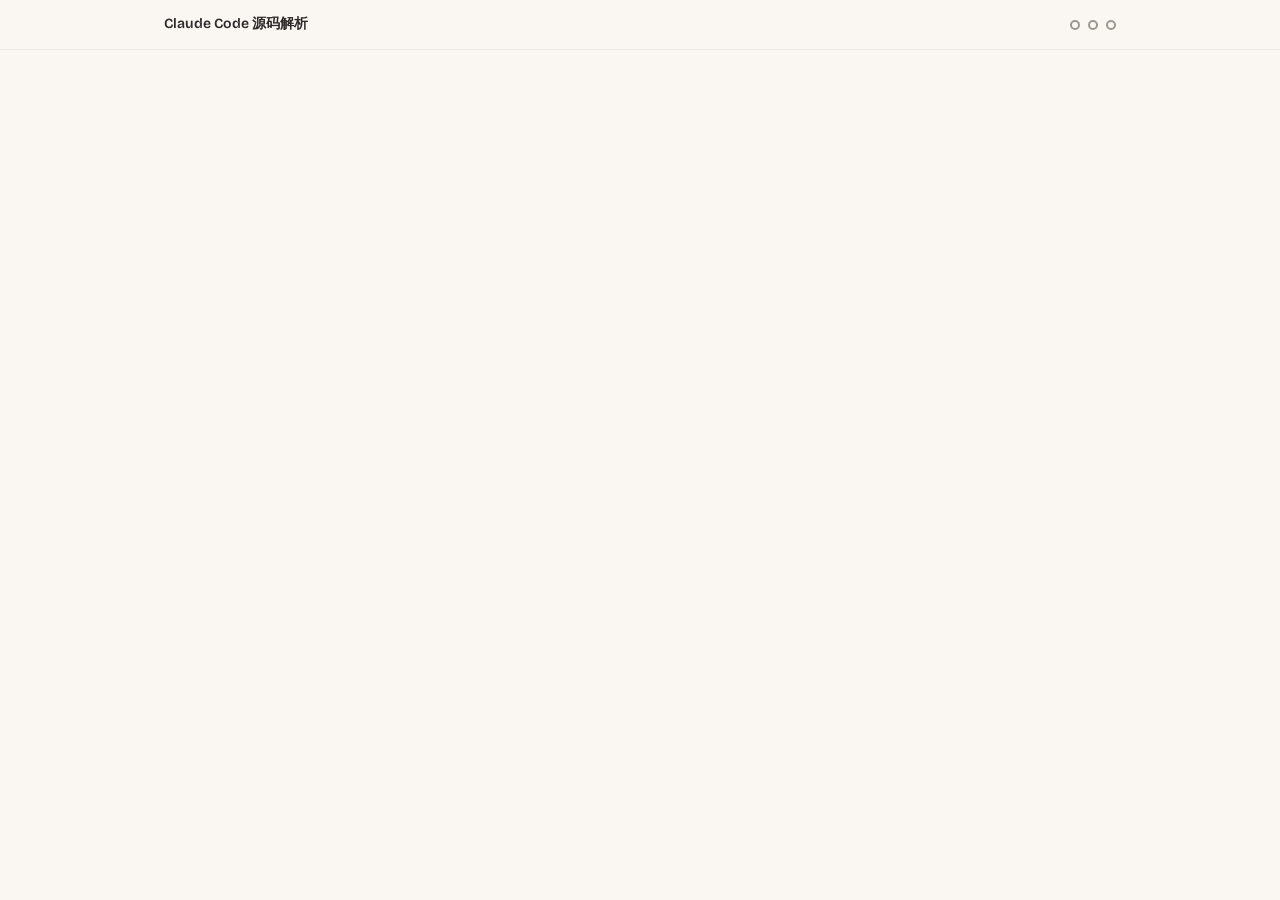
<file: _base.html>
<!DOCTYPE html>
<html lang="zh-CN">
<head>
  <meta charset="UTF-8">
  <meta name="viewport" content="width=device-width, initial-scale=1.0">
  <title>Claude Code 源码解析 — AI 编程助手如何工作</title>

  <!-- Google Fonts: Bricolage Grotesque · DM Sans · JetBrains Mono -->
  <link rel="preconnect" href="https://fonts.googleapis.com">
  <link rel="preconnect" href="https://fonts.gstatic.com" crossorigin>
  <link href="https://fonts.googleapis.com/css2?family=Bricolage+Grotesque:opsz,wght@12..96,400;12..96,600;12..96,700;12..96,800&family=DM+Sans:ital,opsz,wght@0,9..40,300;0,9..40,400;0,9..40,500;0,9..40,600;0,9..40,700;1,9..40,400;1,9..40,500&family=JetBrains+Mono:wght@400;500;600&display=swap" rel="stylesheet">

  <link rel="stylesheet" href="styles.css">

  <style>
    :root {
      --color-accent:       #D94F30;
      --color-accent-hover: #C4432A;
      --color-accent-light: #FDEEE9;
      --color-accent-muted: #E8836C;
    }
  </style>

  <script src="main.js" defer></script>
</head>
<body>

  <nav class="nav" id="nav">
    <div class="progress-bar" id="progress-bar" role="progressbar" aria-valuenow="0" aria-valuemin="0" aria-valuemax="100"></div>
    <div class="nav-inner">
      <span class="nav-title">Claude Code 源码解析</span>
      <div class="nav-dots" id="nav-dots" role="tablist">
        <button class="nav-dot" data-target="module-1" data-tooltip="这是什么产品？" role="tab" aria-label="模块 1: 这是什么产品？"></button>
        <button class="nav-dot" data-target="module-2" data-tooltip="核心组件" role="tab" aria-label="模块 2: 核心组件"></button>
        <button class="nav-dot" data-target="module-3" data-tooltip="工具系统" role="tab" aria-label="模块 3: 工具系统"></button>
      </div>
    </div>
  </nav>

  <main id="main">
</file>
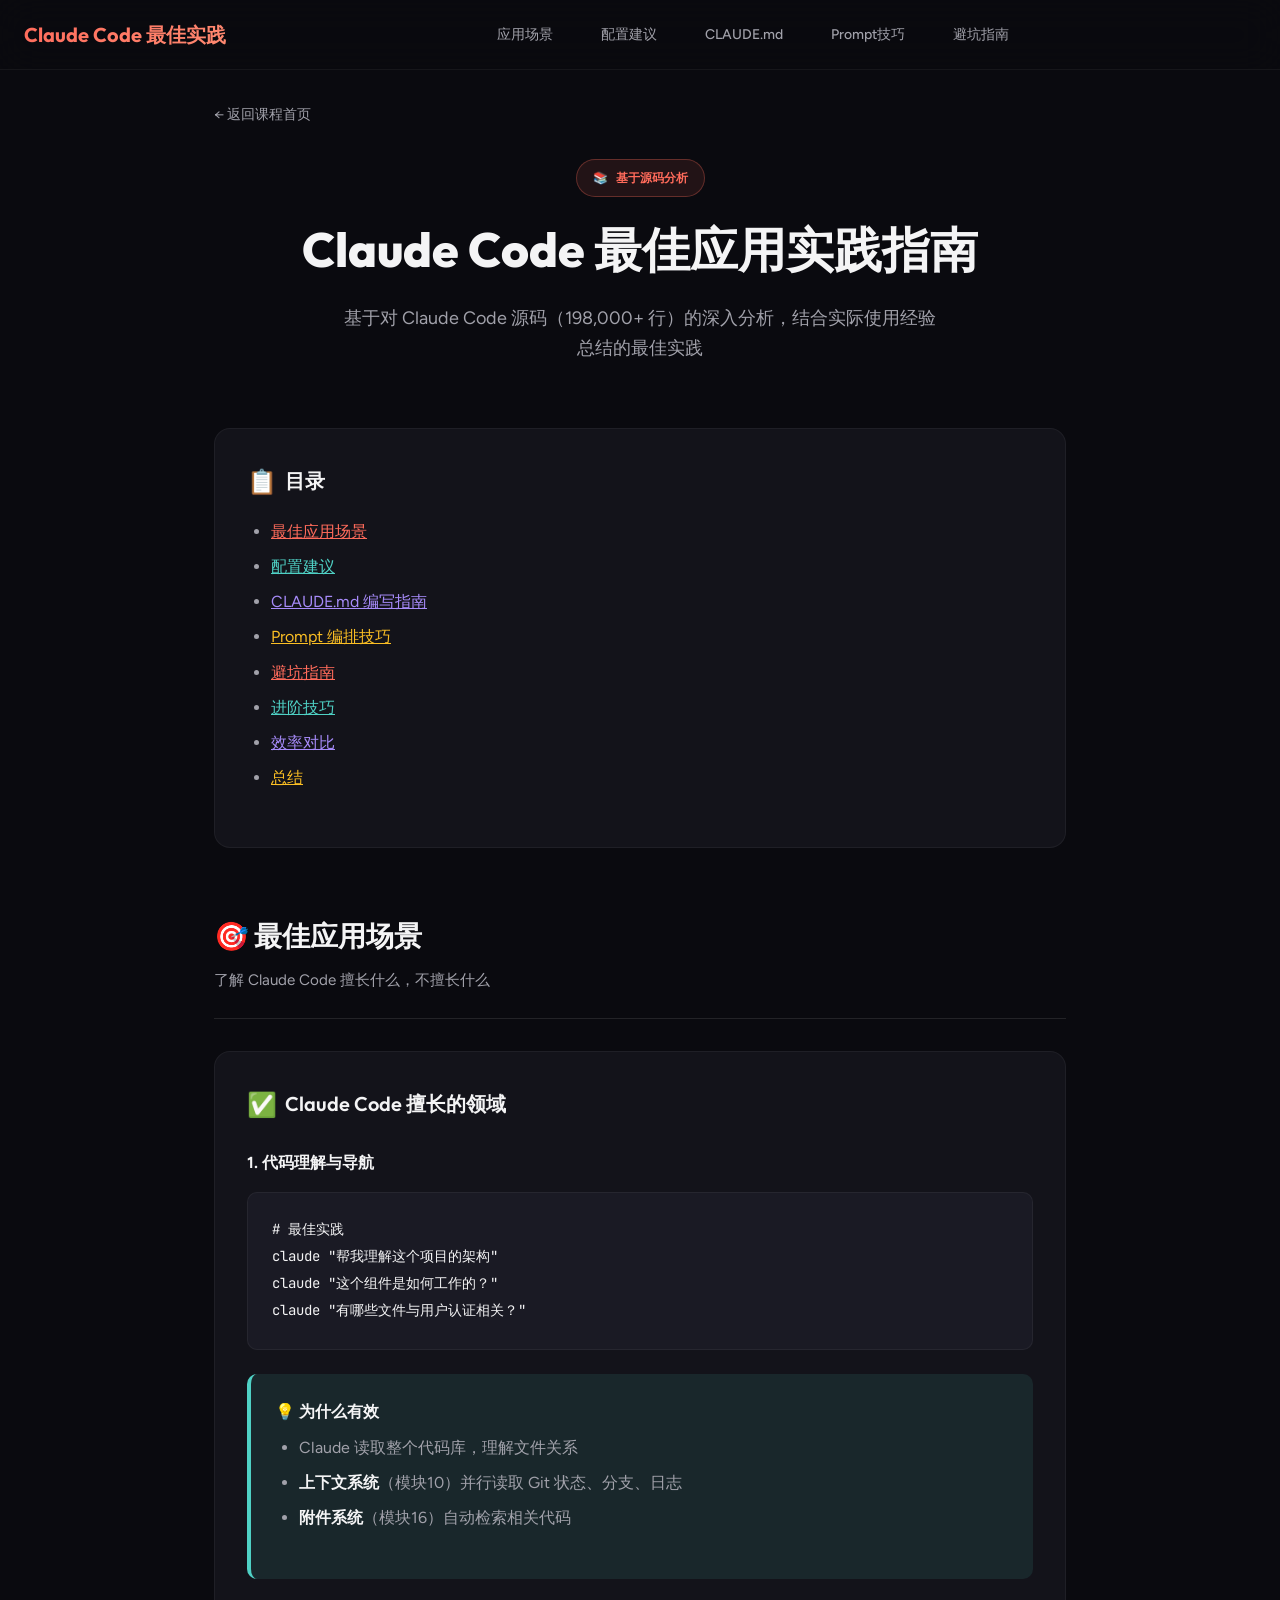
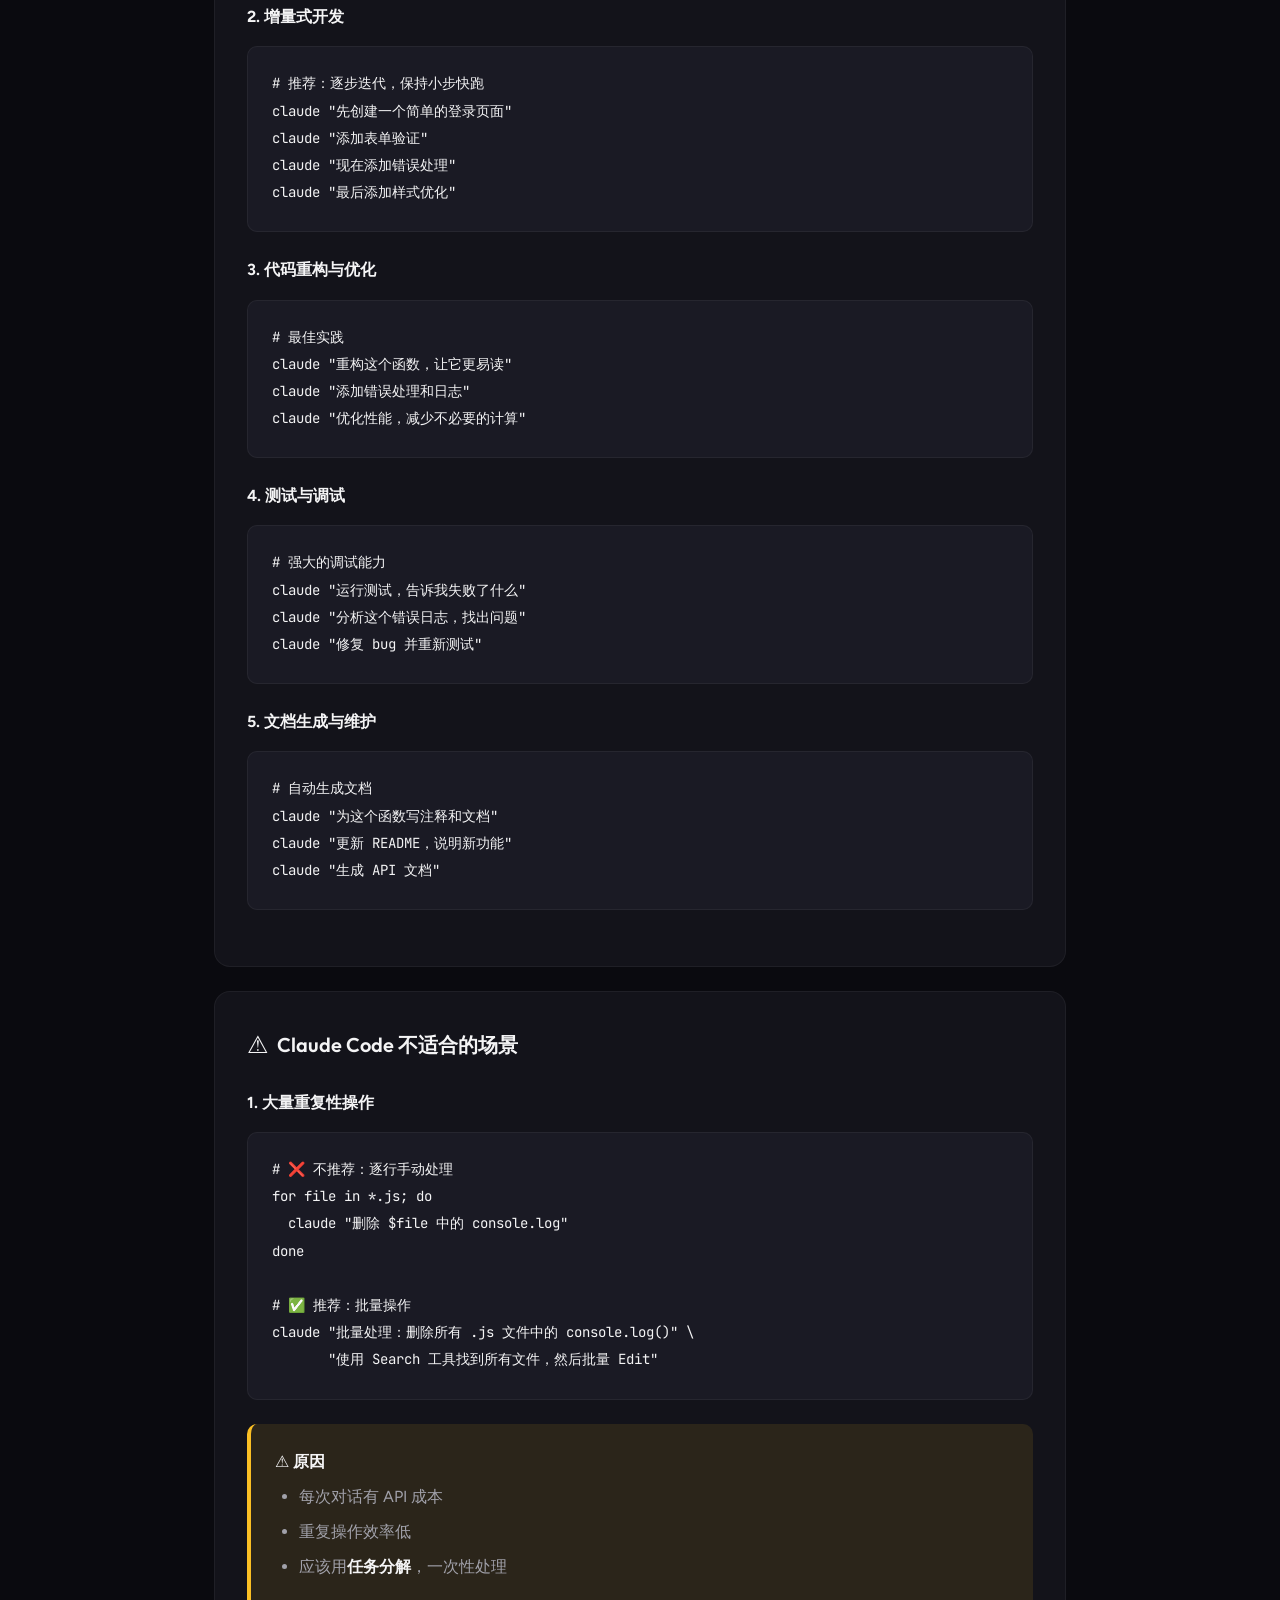
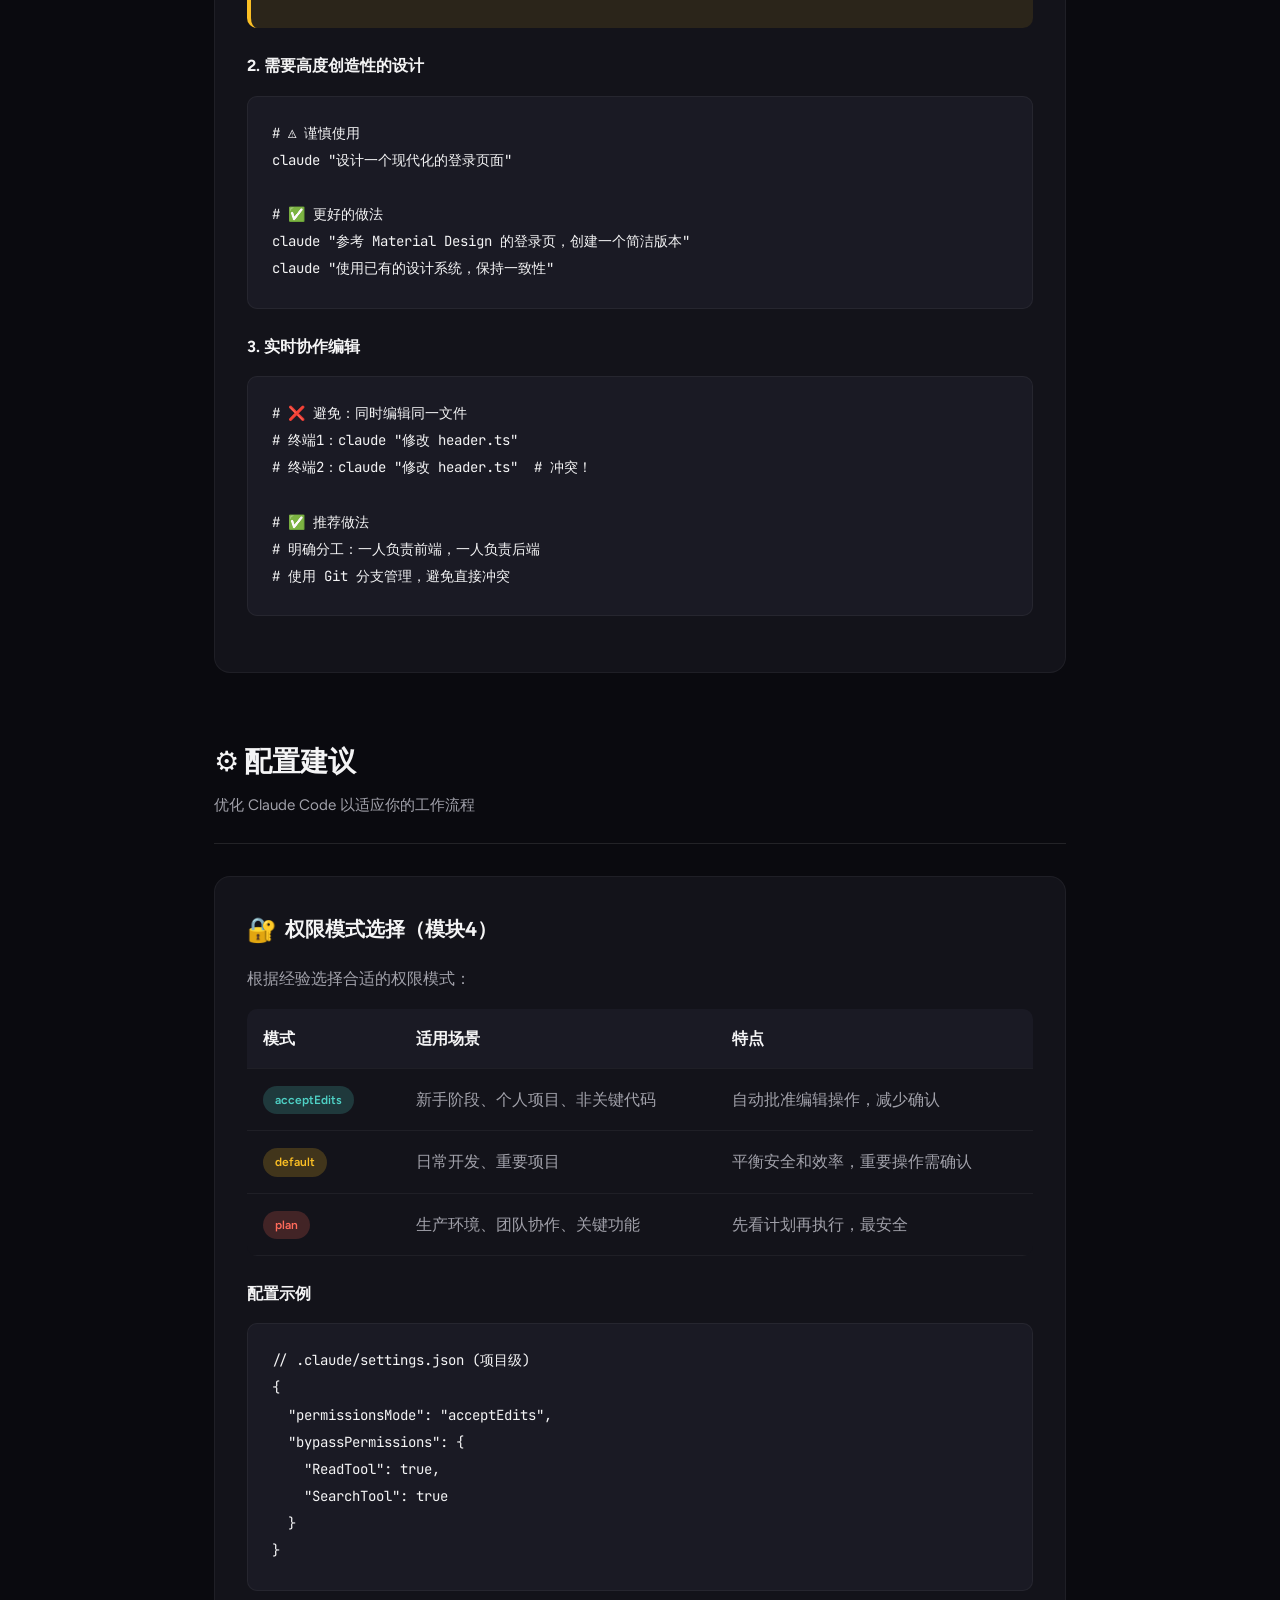
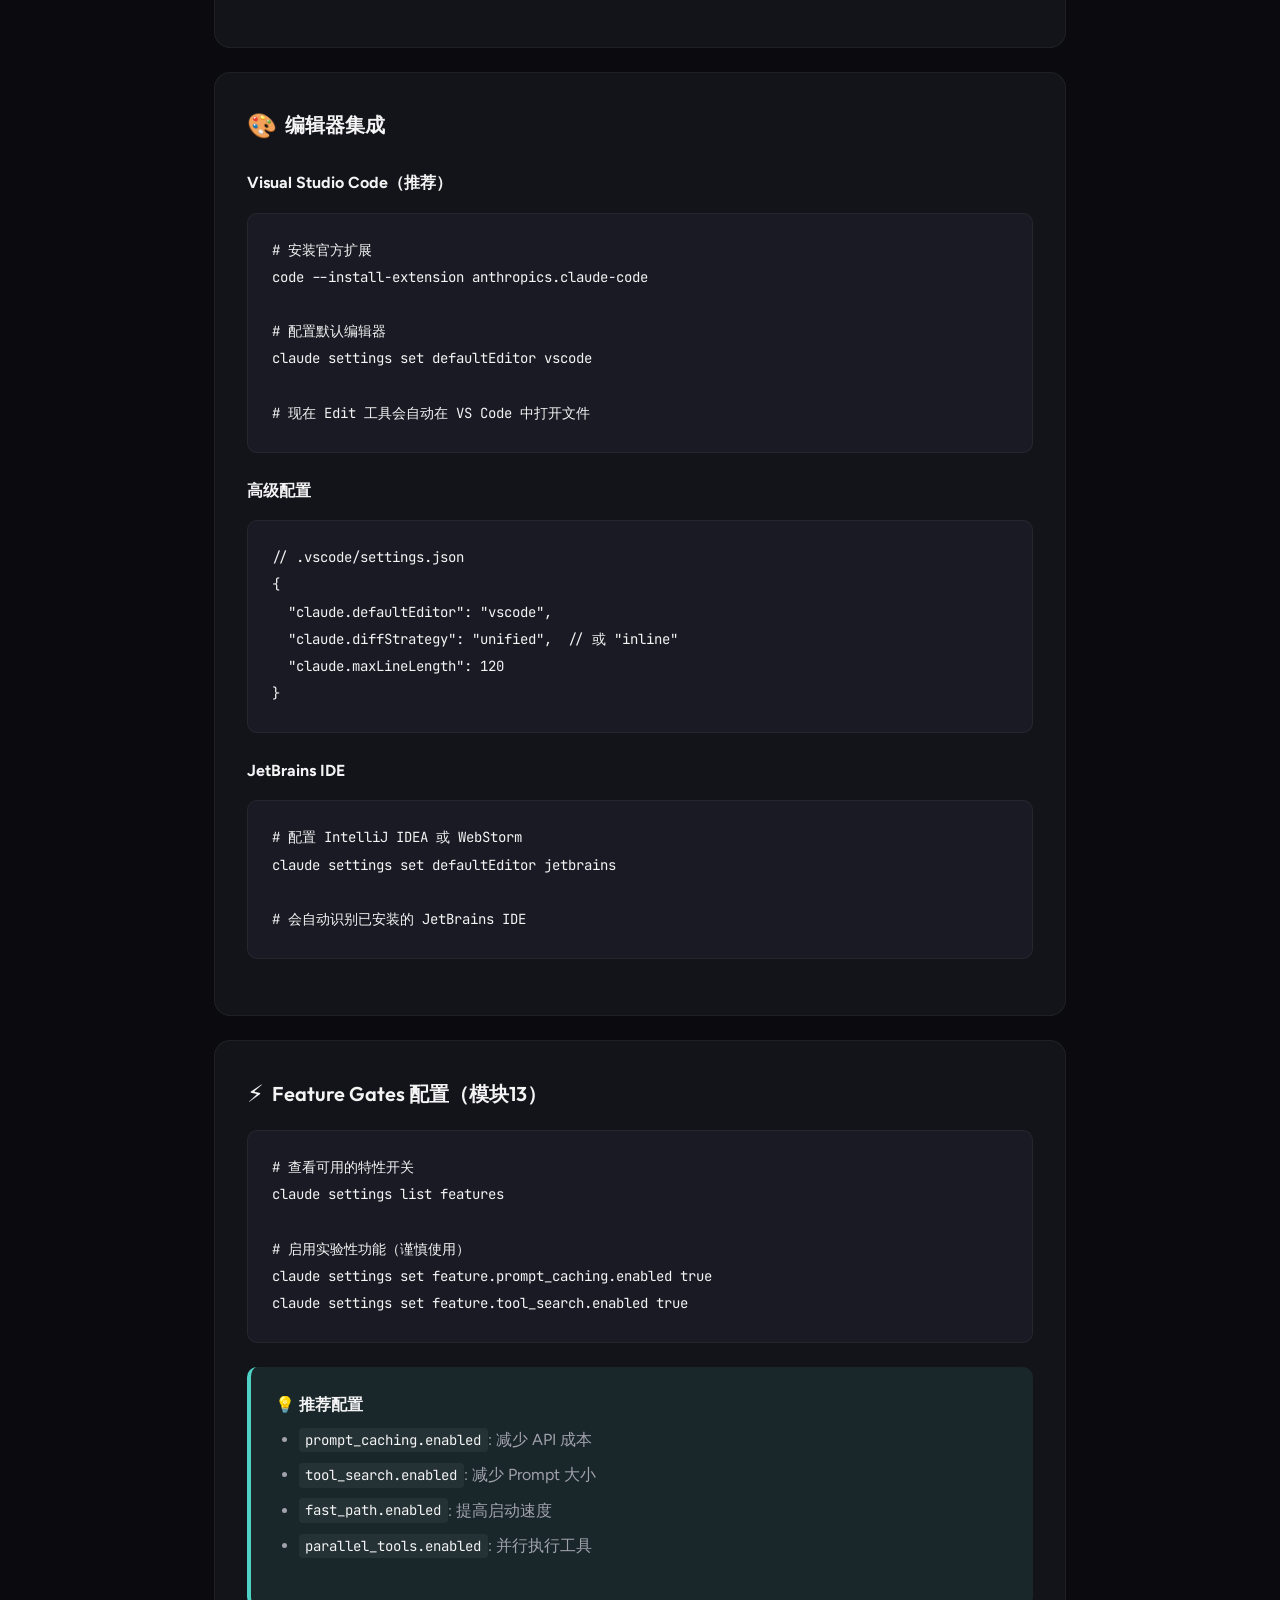
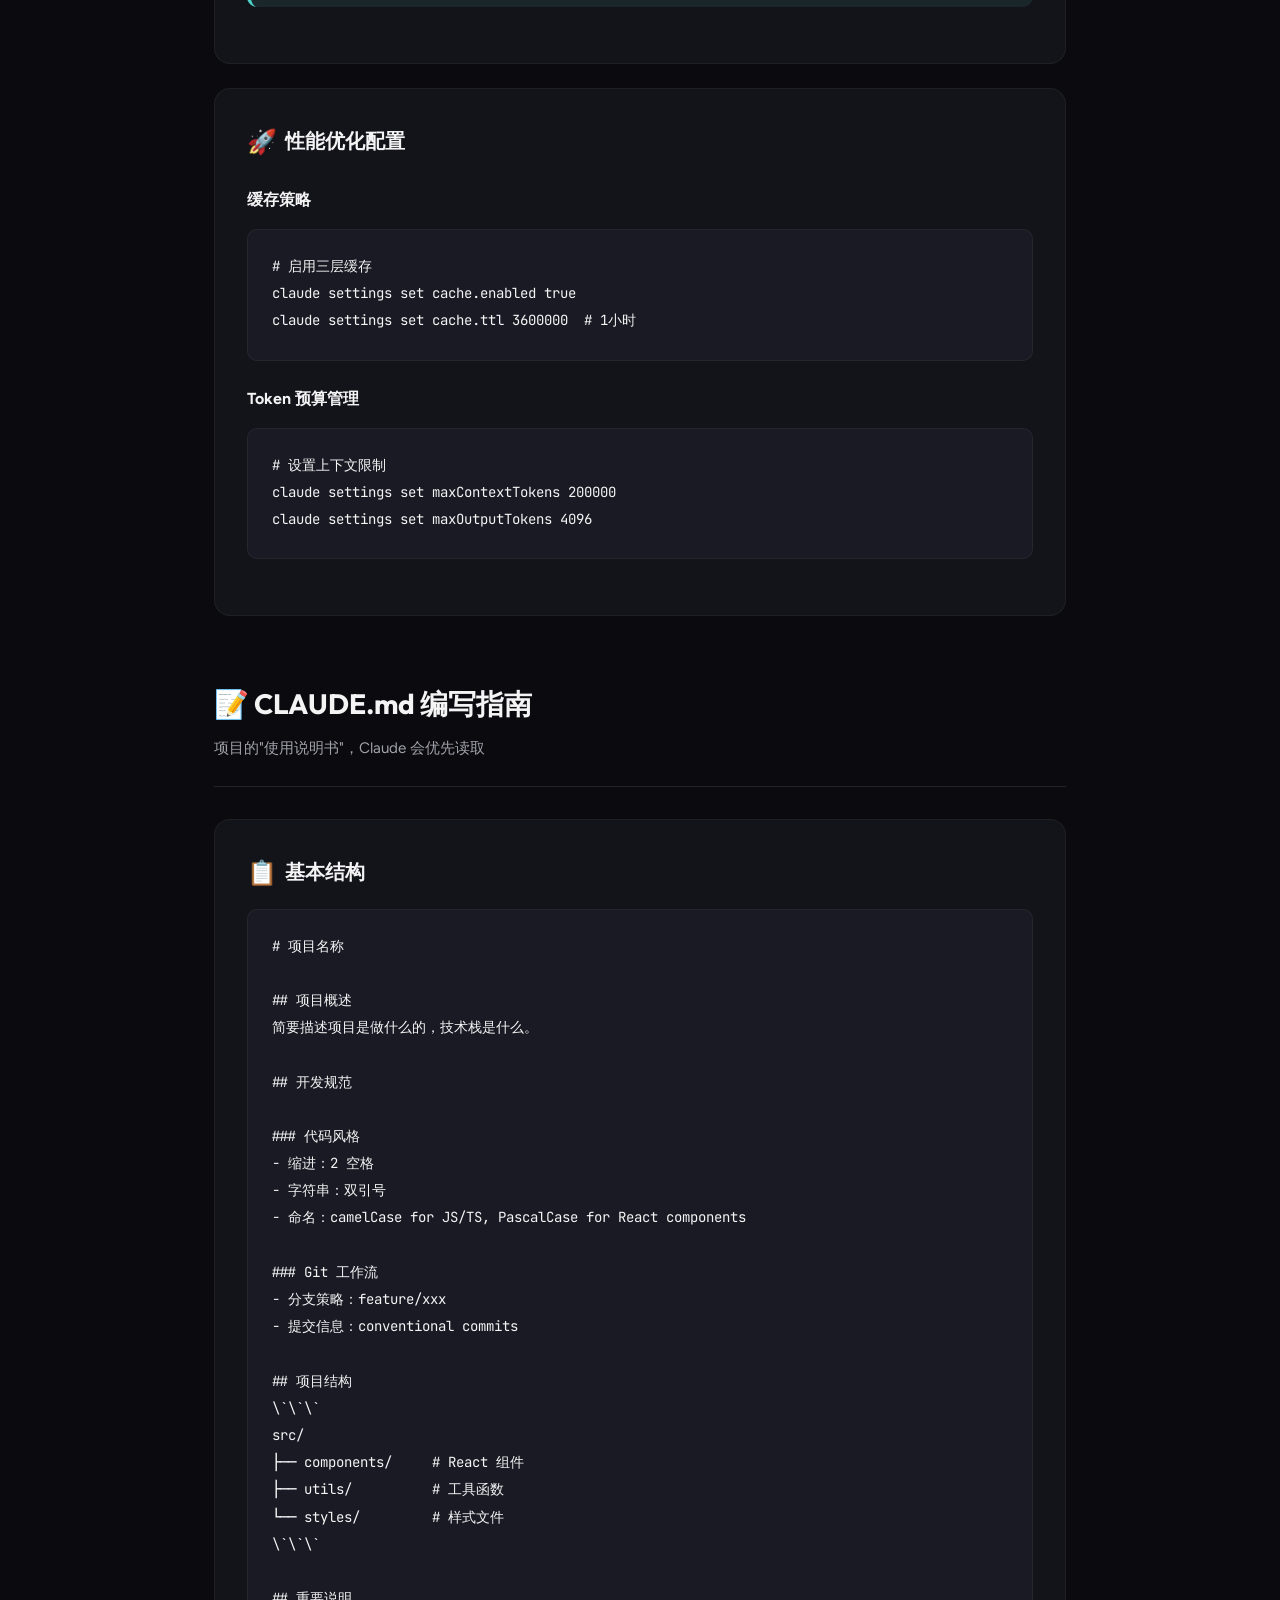
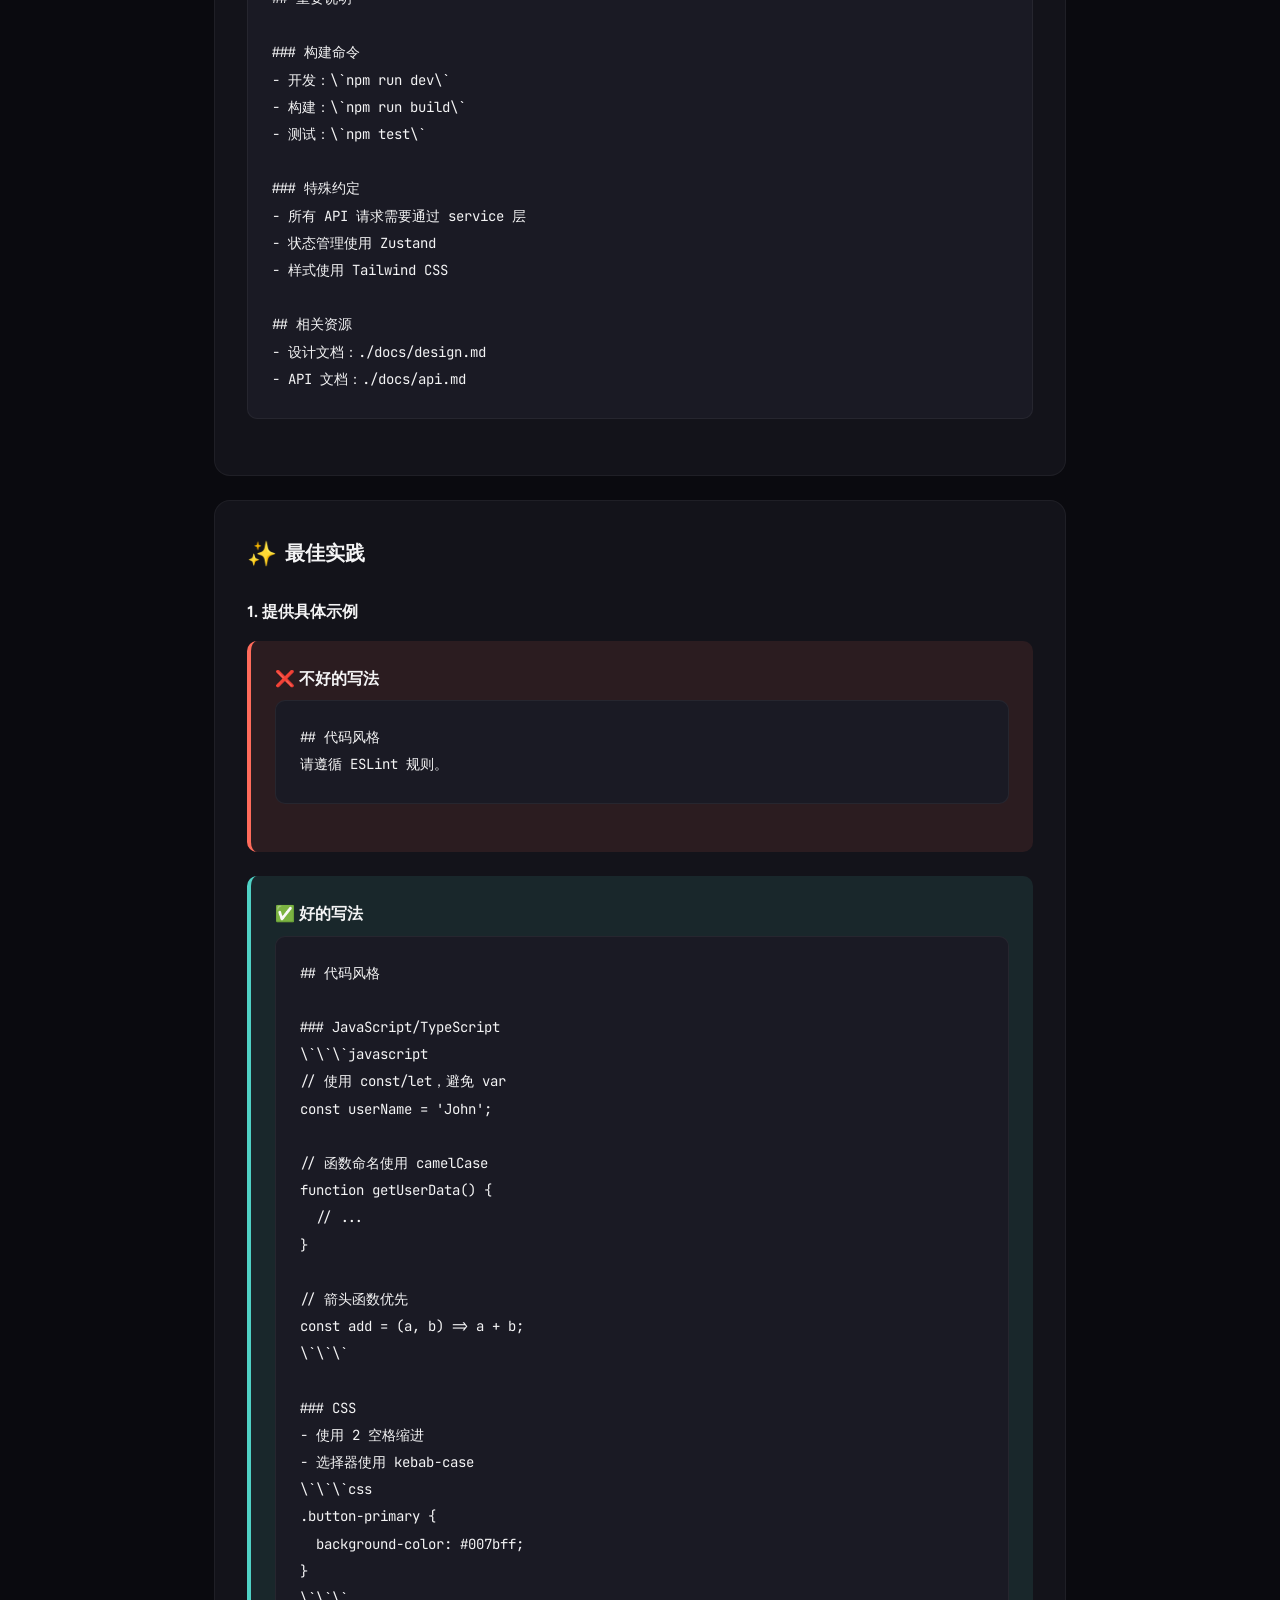
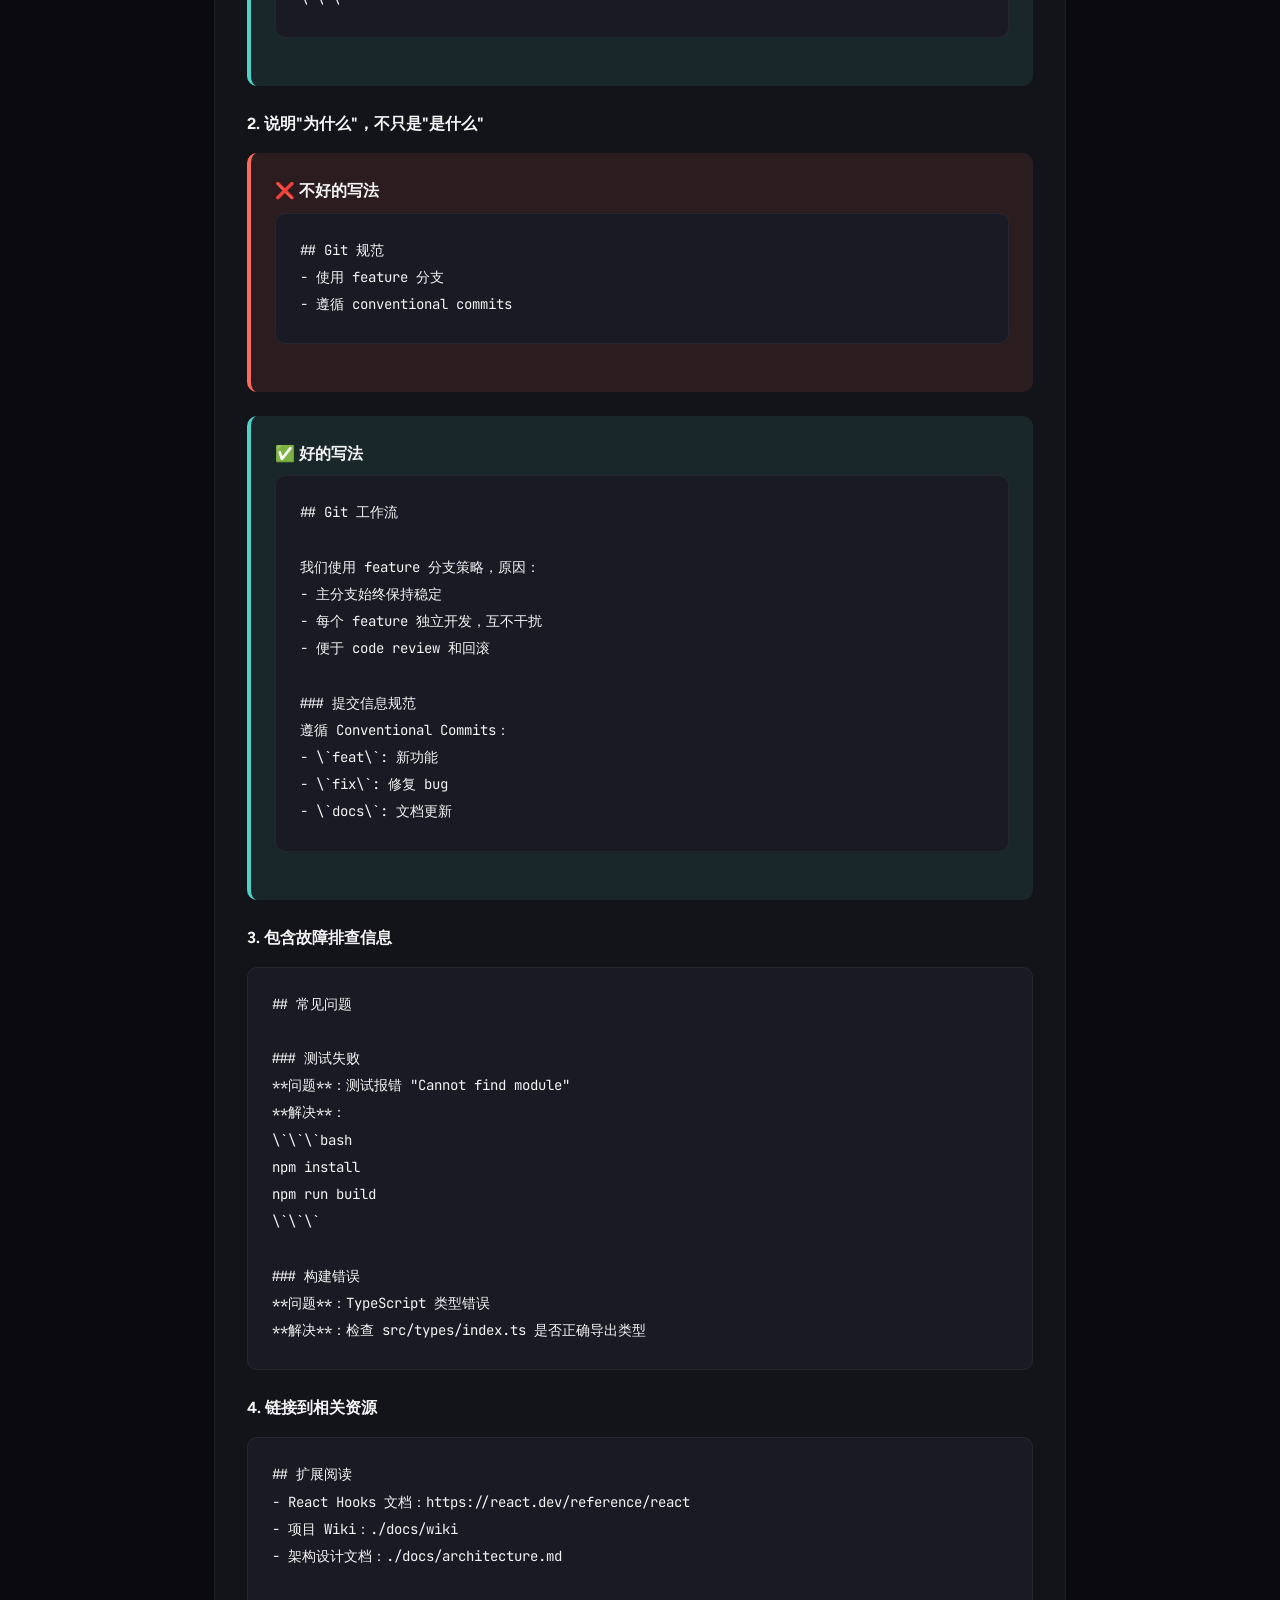
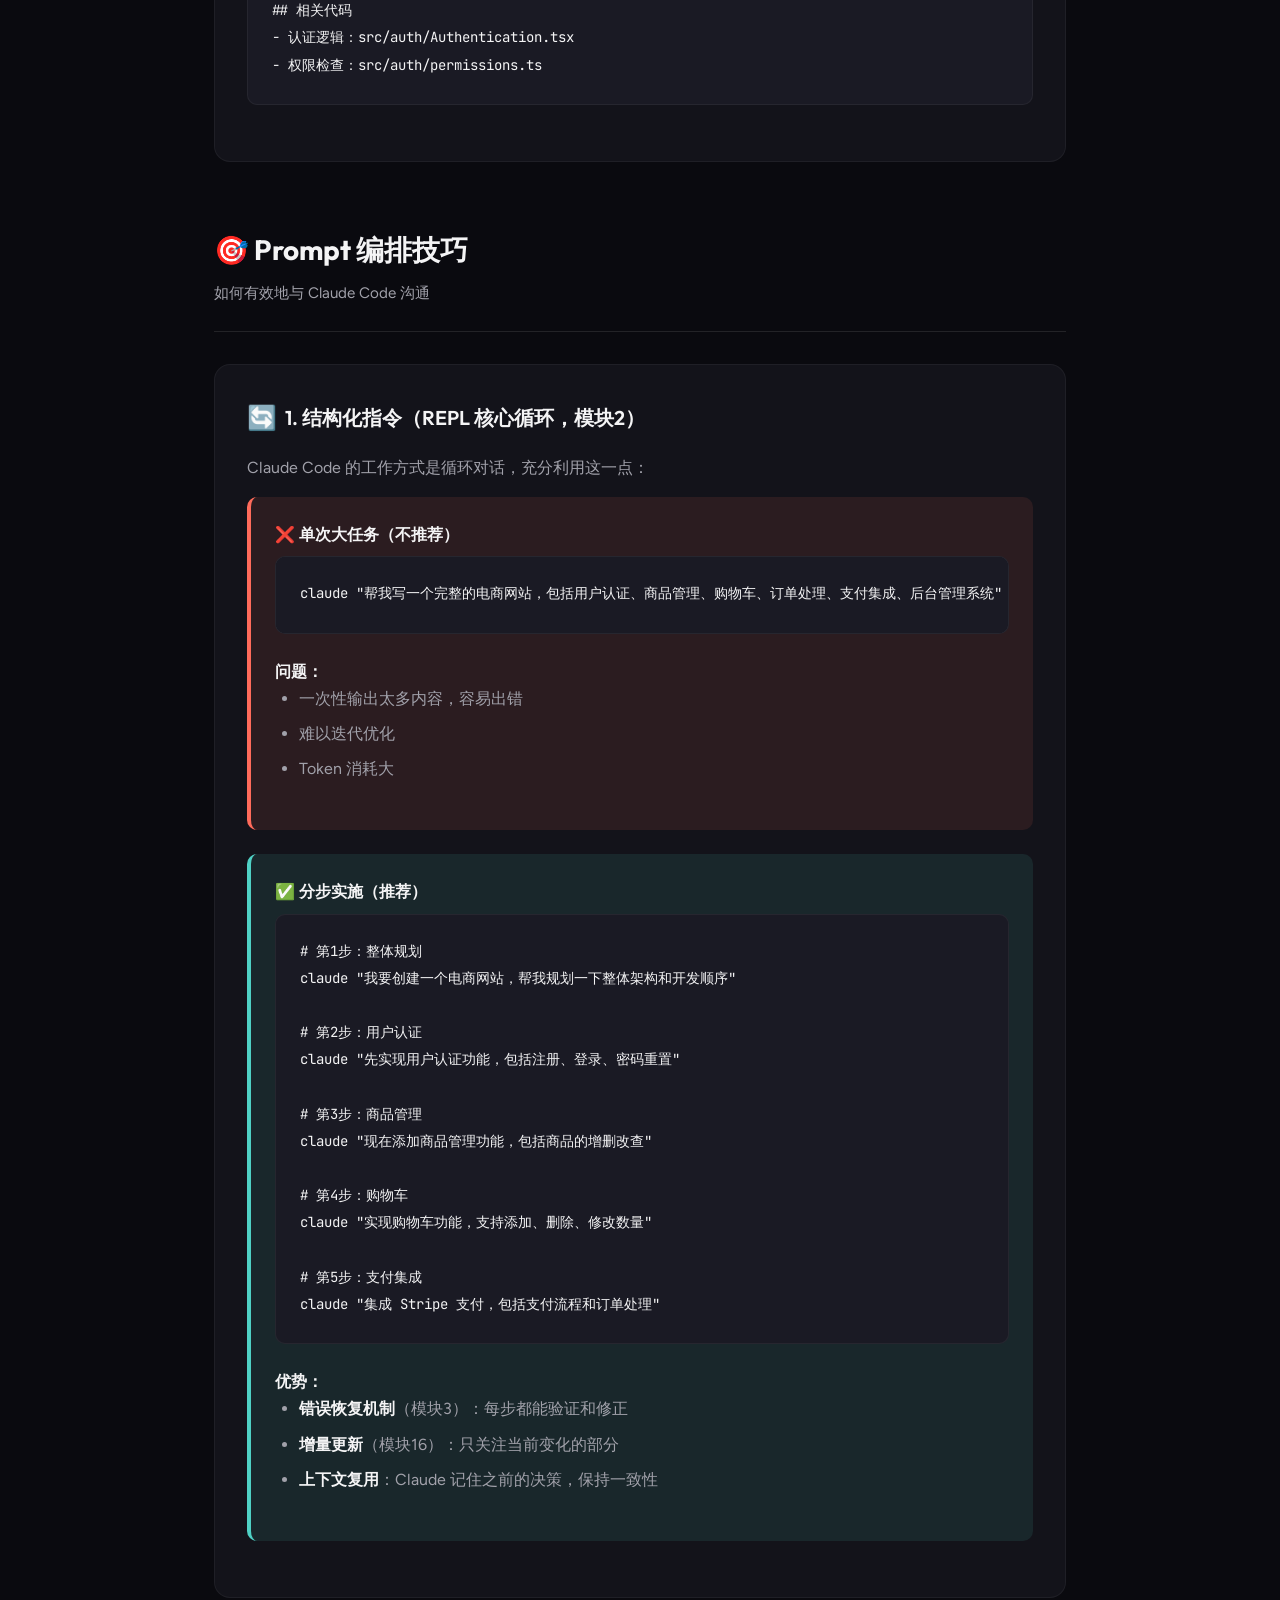
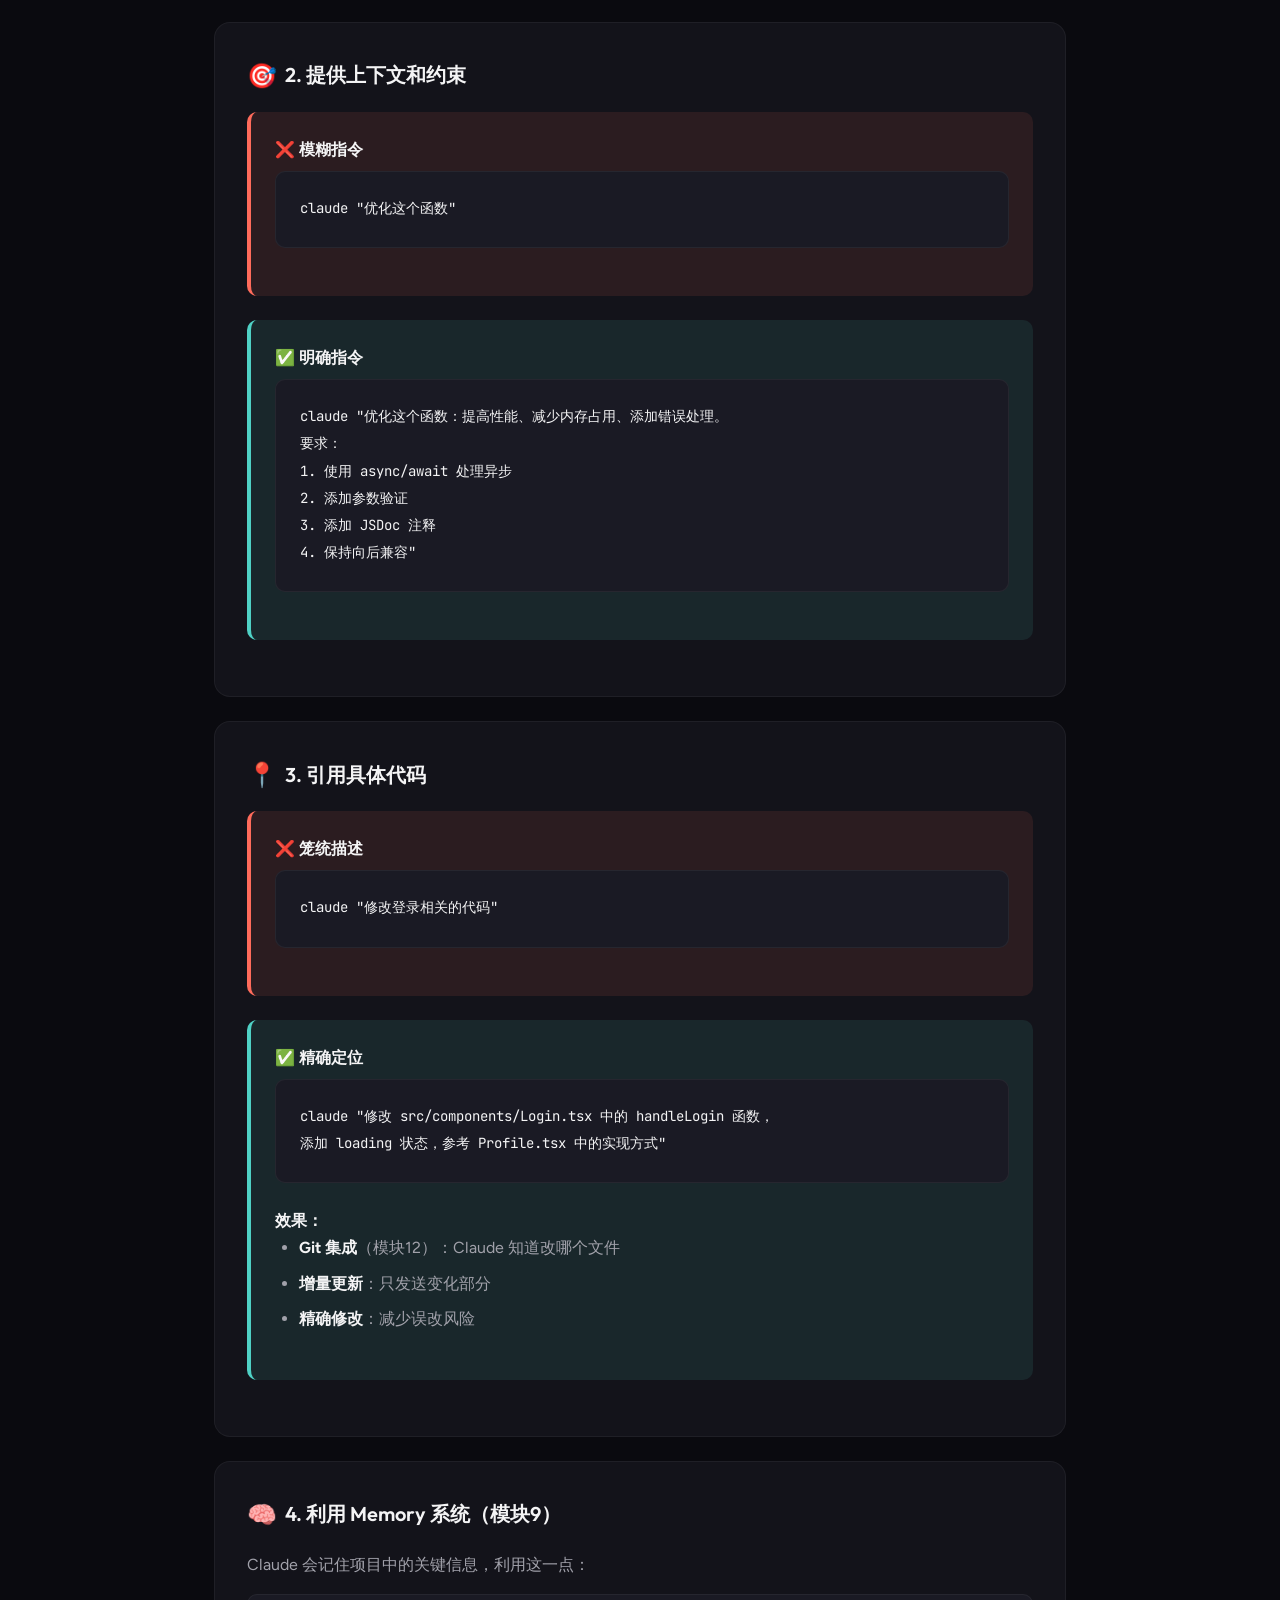
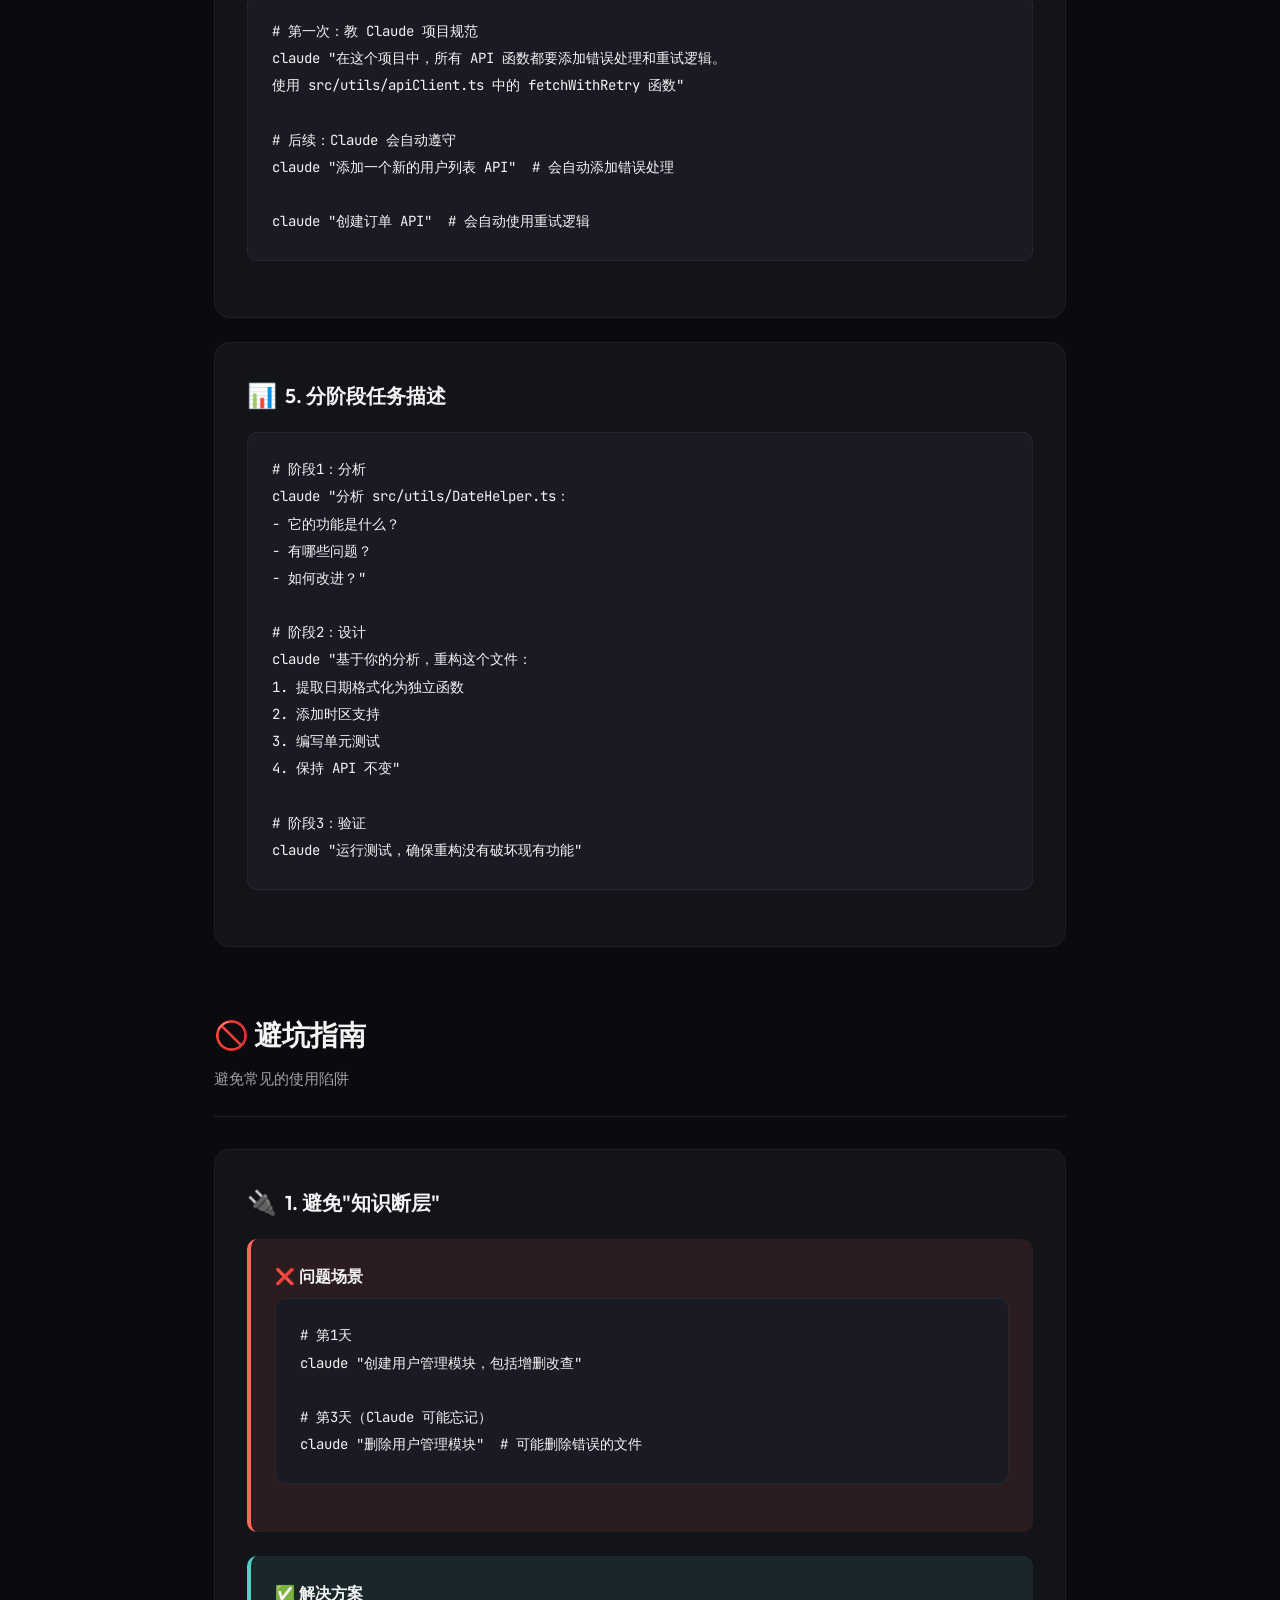
<file: best-practices.html>
<!DOCTYPE html>
<html lang="zh-CN">
<head>
  <meta charset="UTF-8">
  <meta name="viewport" content="width=device-width, initial-scale=1.0">
  <title>Claude Code 最佳应用实践指南</title>

  <!-- Premium Fonts -->
  <link rel="preconnect" href="https://fonts.googleapis.com">
  <link rel="preconnect" href="https://fonts.gstatic.com" crossorigin>
  <link href="https://fonts.googleapis.com/css2?family=Outfit:wght@400;500;600;700;800&family=Figtree:wght@400;500;600;700&family=JetBrains+Mono:wght@400;500;600&display=swap" rel="stylesheet">

  <style>
    /* ── CSS VARIABLES ─────────────────────────────────────────── */
    :root {
      /* PALETTE */
      --bg-primary: #0a0a0f;
      --bg-secondary: #13131a;
      --bg-tertiary: #1a1a24;
      --bg-elevated: #222230;

      --text-primary: #f4f4f5;
      --text-secondary: #a1a1aa;
      --text-muted: #71717a;

      --accent-coral: #ff6b5b;
      --accent-teal: #4fd1c5;
      --accent-violet: #a78bfa;
      --accent-amber: #fbbf24;

      /* GRADIENTS */
      --gradient-primary: linear-gradient(135deg, #ff6b5b 0%, #ff8a71 100%);
      --gradient-code: linear-gradient(135deg, #667eea 0%, #764ba2 100%);

      /* TYPOGRAPHY */
      --font-display: 'Outfit', system-ui, sans-serif;
      --font-body: 'Figtree', system-ui, sans-serif;
      --font-mono: 'JetBrains Mono', 'Fira Code', monospace;

      /* SPACING */
      --space-md: 1rem;
      --space-lg: 1.5rem;
      --space-xl: 2rem;
      --space-2xl: 3rem;
      --space-3xl: 4rem;

      /* BORDERS & RADIUS */
      --radius-md: 10px;
      --radius-lg: 16px;
      --radius-xl: 24px;
      --radius-full: 9999px;

      /* SHADOWS */
      --shadow-md: 0 4px 12px rgba(0, 0, 0, 0.2);
      --shadow-lg: 0 8px 24px rgba(0, 0, 0, 0.3);
      --shadow-glow-coral: 0 0 40px rgba(255, 107, 91, 0.3);
    }

    /* ── RESET ─────────────────────────────────────────────────── */
    *, *::before, *::after {
      box-sizing: border-box;
      margin: 0;
      padding: 0;
    }

    body {
      font-family: var(--font-body);
      font-size: 16px;
      line-height: 1.7;
      color: var(--text-primary);
      background: var(--bg-primary);
      -webkit-font-smoothing: antialiased;
    }

    /* ── NAVIGATION ─────────────────────────────────────────── */
    .nav {
      position: fixed;
      top: 0;
      left: 0;
      right: 0;
      height: 70px;
      background: rgba(10, 10, 15, 0.9);
      backdrop-filter: blur(20px);
      border-bottom: 1px solid rgba(255, 255, 255, 0.05);
      z-index: 1000;
    }

    .nav-inner {
      max-width: 1400px;
      margin: 0 auto;
      padding: 0 1.5rem;
      height: 100%;
      display: flex;
      align-items: center;
      justify-content: space-between;
      gap: 1.5rem;
    }

    .nav-title {
      font-family: var(--font-display);
      font-size: 1.25rem;
      font-weight: 700;
      background: var(--gradient-primary);
      -webkit-background-clip: text;
      -webkit-text-fill-color: transparent;
      background-clip: text;
    }

    .nav-links {
      display: flex;
      gap: 1rem;
      flex: 1;
      justify-content: center;
    }

    .nav-link {
      color: var(--text-secondary);
      text-decoration: none;
      font-size: 0.875rem;
      font-weight: 500;
      padding: 0.5rem 1rem;
      border-radius: var(--radius-md);
      transition: all 0.2s;
    }

    .nav-link:hover {
      color: var(--text-primary);
      background: rgba(255, 255, 255, 0.05);
    }

    /* ── CONTAINER ─────────────────────────────────────────── */
    .container {
      max-width: 900px;
      margin: 0 auto;
      padding: 100px 1.5rem 4rem;
    }

    /* ── HERO ───────────────────────────────────────────────── */
    .hero {
      text-align: center;
      margin-bottom: var(--space-3xl);
    }

    .hero-badge {
      display: inline-flex;
      align-items: center;
      gap: 0.5rem;
      padding: 0.5rem 1rem;
      background: rgba(255, 107, 91, 0.1);
      border: 1px solid rgba(255, 107, 91, 0.3);
      border-radius: var(--radius-full);
      font-size: 0.75rem;
      font-weight: 600;
      color: var(--accent-coral);
      margin-bottom: var(--space-lg);
    }

    .hero h1 {
      font-family: var(--font-display);
      font-size: clamp(2rem, 5vw, 3rem);
      font-weight: 800;
      line-height: 1.2;
      margin-bottom: var(--space-lg);
    }

    .hero p {
      font-size: 1.125rem;
      color: var(--text-secondary);
      max-width: 600px;
      margin: 0 auto;
    }

    /* ── SECTIONS ───────────────────────────────────────────── */
    .section {
      margin-bottom: var(--space-3xl);
    }

    .section-header {
      margin-bottom: var(--space-xl);
      padding-bottom: var(--space-lg);
      border-bottom: 1px solid rgba(255, 255, 255, 0.1);
    }

    .section-title {
      font-family: var(--font-display);
      font-size: 1.75rem;
      font-weight: 700;
      margin-bottom: 0.5rem;
    }

    .section-subtitle {
      color: var(--text-secondary);
      font-size: 0.95rem;
    }

    /* ── CARDS ─────────────────────────────────────────────── */
    .card {
      background: var(--bg-secondary);
      border: 1px solid rgba(255, 255, 255, 0.05);
      border-radius: var(--radius-lg);
      padding: var(--space-xl);
      margin-bottom: var(--space-lg);
    }

    .card-title {
      font-family: var(--font-display);
      font-size: 1.25rem;
      font-weight: 600;
      margin-bottom: var(--space-md);
      display: flex;
      align-items: center;
      gap: 0.5rem;
    }

    .card-title .icon {
      font-size: 1.5rem;
    }

    /* ── LISTS ─────────────────────────────────────────────── */
    ul, ol {
      margin-left: 1.5rem;
      margin-bottom: var(--space-lg);
    }

    li {
      margin-bottom: 0.5rem;
      color: var(--text-secondary);
    }

    li strong {
      color: var(--text-primary);
    }

    /* ── CODE BLOCKS ────────────────────────────────────────── */
    pre {
      background: var(--bg-tertiary);
      border: 1px solid rgba(255, 255, 255, 0.05);
      border-radius: var(--radius-md);
      padding: var(--space-lg);
      margin-bottom: var(--space-lg);
      overflow-x: auto;
    }

    code {
      font-family: var(--font-mono);
      font-size: 0.875rem;
      line-height: 1.6;
      color: var(--text-primary);
    }

    :not(pre) > code {
      background: rgba(255, 255, 255, 0.05);
      padding: 0.2rem 0.4rem;
      border-radius: 4px;
      font-size: 0.875rem;
    }

    /* ── TABLES ────────────────────────────────────────────── */
    table {
      width: 100%;
      border-collapse: collapse;
      margin-bottom: var(--space-lg);
      background: var(--bg-secondary);
      border-radius: var(--radius-md);
      overflow: hidden;
    }

    th, td {
      padding: var(--space-md);
      text-align: left;
      border-bottom: 1px solid rgba(255, 255, 255, 0.05);
    }

    th {
      background: var(--bg-tertiary);
      font-weight: 600;
      color: var(--text-primary);
    }

    td {
      color: var(--text-secondary);
    }

    /* ── CALLOUT BOXES ─────────────────────────────────────── */
    .callout {
      padding: var(--space-lg);
      border-radius: var(--radius-md);
      margin-bottom: var(--space-lg);
      border-left: 4px solid;
    }

    .callout-success {
      background: rgba(79, 209, 197, 0.1);
      border-color: var(--accent-teal);
    }

    .callout-warning {
      background: rgba(251, 191, 36, 0.1);
      border-color: var(--accent-amber);
    }

    .callout-error {
      background: rgba(255, 107, 91, 0.1);
      border-color: var(--accent-coral);
    }

    .callout-title {
      font-weight: 600;
      margin-bottom: 0.5rem;
    }

    /* ── BADGES ────────────────────────────────────────────── */
    .badge {
      display: inline-block;
      padding: 0.25rem 0.75rem;
      border-radius: var(--radius-full);
      font-size: 0.75rem;
      font-weight: 600;
      margin-right: 0.5rem;
    }

    .badge-success {
      background: rgba(79, 209, 197, 0.2);
      color: var(--accent-teal);
    }

    .badge-error {
      background: rgba(255, 107, 91, 0.2);
      color: var(--accent-coral);
    }

    .badge-warning {
      background: rgba(251, 191, 36, 0.2);
      color: var(--accent-amber);
    }

    /* ── BACK LINK ─────────────────────────────────────────── */
    .back-link {
      display: inline-flex;
      align-items: center;
      gap: 0.5rem;
      color: var(--text-secondary);
      text-decoration: none;
      font-size: 0.875rem;
      margin-bottom: var(--space-xl);
      transition: color 0.2s;
    }

    .back-link:hover {
      color: var(--text-primary);
    }

    /* ── RESPONSIVE ────────────────────────────────────────── */
    @media (max-width: 768px) {
      .container {
        padding: 90px 1rem 2rem;
      }

      .nav-links {
        display: none;
      }

      .hero h1 {
        font-size: 1.75rem;
      }

      .section-title {
        font-size: 1.5rem;
      }
    }

    /* ── PRINT STYLES ──────────────────────────────────────── */
    @media print {
      .nav {
        display: none;
      }

      .container {
        padding: 2rem 1rem;
      }
    }
  </style>
</head>
<body>
  <!-- NAVIGATION -->
  <nav class="nav">
    <div class="nav-inner">
      <div class="nav-title">Claude Code 最佳实践</div>
      <div class="nav-links">
        <a href="#scenarios" class="nav-link">应用场景</a>
        <a href="#config" class="nav-link">配置建议</a>
        <a href="#claude-md" class="nav-link">CLAUDE.md</a>
        <a href="#prompts" class="nav-link">Prompt技巧</a>
        <a href="#pitfalls" class="nav-link">避坑指南</a>
      </div>
    </div>
  </nav>

  <!-- MAIN CONTENT -->
  <div class="container">
    <a href="index.html" class="back-link">← 返回课程首页</a>

    <!-- HERO -->
    <div class="hero">
      <div class="hero-badge">
        <span>📚</span>
        <span>基于源码分析</span>
      </div>
      <h1>Claude Code 最佳应用实践指南</h1>
      <p>基于对 Claude Code 源码（198,000+ 行）的深入分析，结合实际使用经验总结的最佳实践</p>
    </div>

    <!-- TABLE OF CONTENTS -->
    <div class="section">
      <div class="card">
        <h2 class="card-title">
          <span class="icon">📋</span>
          目录
        </h2>
        <ul>
          <li><a href="#scenarios" style="color: var(--accent-coral);">最佳应用场景</a></li>
          <li><a href="#config" style="color: var(--accent-teal);">配置建议</a></li>
          <li><a href="#claude-md" style="color: var(--accent-violet);">CLAUDE.md 编写指南</a></li>
          <li><a href="#prompts" style="color: var(--accent-amber);">Prompt 编排技巧</a></li>
          <li><a href="#pitfalls" style="color: var(--accent-coral);">避坑指南</a></li>
          <li><a href="#advanced" style="color: var(--accent-teal);">进阶技巧</a></li>
          <li><a href="#efficiency" style="color: var(--accent-violet);">效率对比</a></li>
          <li><a href="#summary" style="color: var(--accent-amber);">总结</a></li>
        </ul>
      </div>
    </div>

    <!-- SECTION 1: APPLICATION SCENARIOS -->
    <div id="scenarios" class="section">
      <div class="section-header">
        <h2 class="section-title">🎯 最佳应用场景</h2>
        <p class="section-subtitle">了解 Claude Code 擅长什么，不擅长什么</p>
      </div>

      <div class="card">
        <h3 class="card-title">
          <span class="icon">✅</span>
          Claude Code 擅长的领域
        </h3>

        <h4 style="margin: 1.5rem 0 1rem; color: var(--text-primary);">1. 代码理解与导航</h4>
        <pre><code># 最佳实践
claude "帮我理解这个项目的架构"
claude "这个组件是如何工作的？"
claude "有哪些文件与用户认证相关？"</code></pre>

        <div class="callout callout-success">
          <div class="callout-title">💡 为什么有效</div>
          <ul>
            <li>Claude 读取整个代码库，理解文件关系</li>
            <li><strong>上下文系统</strong>（模块10）并行读取 Git 状态、分支、日志</li>
            <li><strong>附件系统</strong>（模块16）自动检索相关代码</li>
          </ul>
        </div>

        <h4 style="margin: 1.5rem 0 1rem; color: var(--text-primary);">2. 增量式开发</h4>
        <pre><code># 推荐：逐步迭代，保持小步快跑
claude "先创建一个简单的登录页面"
claude "添加表单验证"
claude "现在添加错误处理"
claude "最后添加样式优化"</code></pre>

        <h4 style="margin: 1.5rem 0 1rem; color: var(--text-primary);">3. 代码重构与优化</h4>
        <pre><code># 最佳实践
claude "重构这个函数，让它更易读"
claude "添加错误处理和日志"
claude "优化性能，减少不必要的计算"</code></pre>

        <h4 style="margin: 1.5rem 0 1rem; color: var(--text-primary);">4. 测试与调试</h4>
        <pre><code># 强大的调试能力
claude "运行测试，告诉我失败了什么"
claude "分析这个错误日志，找出问题"
claude "修复 bug 并重新测试"</code></pre>

        <h4 style="margin: 1.5rem 0 1rem; color: var(--text-primary);">5. 文档生成与维护</h4>
        <pre><code># 自动生成文档
claude "为这个函数写注释和文档"
claude "更新 README，说明新功能"
claude "生成 API 文档"</code></pre>
      </div>

      <div class="card">
        <h3 class="card-title">
          <span class="icon">⚠️</span>
          Claude Code 不适合的场景
        </h3>

        <h4 style="margin: 1.5rem 0 1rem; color: var(--text-primary);">1. 大量重复性操作</h4>
        <pre><code># ❌ 不推荐：逐行手动处理
for file in *.js; do
  claude "删除 $file 中的 console.log"
done

# ✅ 推荐：批量操作
claude "批量处理：删除所有 .js 文件中的 console.log()" \
       "使用 Search 工具找到所有文件，然后批量 Edit"</code></pre>

        <div class="callout callout-warning">
          <div class="callout-title">⚠️ 原因</div>
          <ul>
            <li>每次对话有 API 成本</li>
            <li>重复操作效率低</li>
            <li>应该用<strong>任务分解</strong>，一次性处理</li>
          </ul>
        </div>

        <h4 style="margin: 1.5rem 0 1rem; color: var(--text-primary);">2. 需要高度创造性的设计</h4>
        <pre><code># ⚠️ 谨慎使用
claude "设计一个现代化的登录页面"

# ✅ 更好的做法
claude "参考 Material Design 的登录页，创建一个简洁版本"
claude "使用已有的设计系统，保持一致性"</code></pre>

        <h4 style="margin: 1.5rem 0 1rem; color: var(--text-primary);">3. 实时协作编辑</h4>
        <pre><code># ❌ 避免：同时编辑同一文件
# 终端1：claude "修改 header.ts"
# 终端2：claude "修改 header.ts"  # 冲突！

# ✅ 推荐做法
# 明确分工：一人负责前端，一人负责后端
# 使用 Git 分支管理，避免直接冲突</code></pre>
      </div>
    </div>

    <!-- SECTION 2: CONFIGURATION -->
    <div id="config" class="section">
      <div class="section-header">
        <h2 class="section-title">⚙️ 配置建议</h2>
        <p class="section-subtitle">优化 Claude Code 以适应你的工作流程</p>
      </div>

      <div class="card">
        <h3 class="card-title">
          <span class="icon">🔐</span>
          权限模式选择（模块4）
        </h3>

        <p style="margin-bottom: 1rem; color: var(--text-secondary);">根据经验选择合适的权限模式：</p>

        <table>
          <thead>
            <tr>
              <th>模式</th>
              <th>适用场景</th>
              <th>特点</th>
            </tr>
          </thead>
          <tbody>
            <tr>
              <td><span class="badge badge-success">acceptEdits</span></td>
              <td>新手阶段、个人项目、非关键代码</td>
              <td>自动批准编辑操作，减少确认</td>
            </tr>
            <tr>
              <td><span class="badge badge-warning">default</span></td>
              <td>日常开发、重要项目</td>
              <td>平衡安全和效率，重要操作需确认</td>
            </tr>
            <tr>
              <td><span class="badge badge-error">plan</span></td>
              <td>生产环境、团队协作、关键功能</td>
              <td>先看计划再执行，最安全</td>
            </tr>
          </tbody>
        </table>

        <h4 style="margin: 1.5rem 0 1rem; color: var(--text-primary);">配置示例</h4>
        <pre><code>// .claude/settings.json (项目级)
{
  "permissionsMode": "acceptEdits",
  "bypassPermissions": {
    "ReadTool": true,
    "SearchTool": true
  }
}</code></pre>
      </div>

      <div class="card">
        <h3 class="card-title">
          <span class="icon">🎨</span>
          编辑器集成
        </h3>

        <h4 style="margin: 1.5rem 0 1rem; color: var(--text-primary);">Visual Studio Code（推荐）</h4>
        <pre><code># 安装官方扩展
code --install-extension anthropics.claude-code

# 配置默认编辑器
claude settings set defaultEditor vscode

# 现在 Edit 工具会自动在 VS Code 中打开文件</code></pre>

        <h4 style="margin: 1.5rem 0 1rem; color: var(--text-primary);">高级配置</h4>
        <pre><code>// .vscode/settings.json
{
  "claude.defaultEditor": "vscode",
  "claude.diffStrategy": "unified",  // 或 "inline"
  "claude.maxLineLength": 120
}</code></pre>

        <h4 style="margin: 1.5rem 0 1rem; color: var(--text-primary);">JetBrains IDE</h4>
        <pre><code># 配置 IntelliJ IDEA 或 WebStorm
claude settings set defaultEditor jetbrains

# 会自动识别已安装的 JetBrains IDE</code></pre>
      </div>

      <div class="card">
        <h3 class="card-title">
          <span class="icon">⚡</span>
          Feature Gates 配置（模块13）
        </h3>

        <pre><code># 查看可用的特性开关
claude settings list features

# 启用实验性功能（谨慎使用）
claude settings set feature.prompt_caching.enabled true
claude settings set feature.tool_search.enabled true</code></pre>

        <div class="callout callout-success">
          <div class="callout-title">💡 推荐配置</div>
          <ul>
            <li><code>prompt_caching.enabled</code>: 减少 API 成本</li>
            <li><code>tool_search.enabled</code>: 减少 Prompt 大小</li>
            <li><code>fast_path.enabled</code>: 提高启动速度</li>
            <li><code>parallel_tools.enabled</code>: 并行执行工具</li>
          </ul>
        </div>
      </div>

      <div class="card">
        <h3 class="card-title">
          <span class="icon">🚀</span>
          性能优化配置
        </h3>

        <h4 style="margin: 1.5rem 0 1rem; color: var(--text-primary);">缓存策略</h4>
        <pre><code># 启用三层缓存
claude settings set cache.enabled true
claude settings set cache.ttl 3600000  # 1小时</code></pre>

        <h4 style="margin: 1.5rem 0 1rem; color: var(--text-primary);">Token 预算管理</h4>
        <pre><code># 设置上下文限制
claude settings set maxContextTokens 200000
claude settings set maxOutputTokens 4096</code></pre>
      </div>
    </div>

    <!-- SECTION 3: CLAUDE.md GUIDE -->
    <div id="claude-md" class="section">
      <div class="section-header">
        <h2 class="section-title">📝 CLAUDE.md 编写指南</h2>
        <p class="section-subtitle">项目的"使用说明书"，Claude 会优先读取</p>
      </div>

      <div class="card">
        <h3 class="card-title">
          <span class="icon">📋</span>
          基本结构
        </h3>

        <pre><code># 项目名称

## 项目概述
简要描述项目是做什么的，技术栈是什么。

## 开发规范

### 代码风格
- 缩进：2 空格
- 字符串：双引号
- 命名：camelCase for JS/TS, PascalCase for React components

### Git 工作流
- 分支策略：feature/xxx
- 提交信息：conventional commits

## 项目结构
\`\`\`
src/
├── components/     # React 组件
├── utils/          # 工具函数
└── styles/         # 样式文件
\`\`\`

## 重要说明

### 构建命令
- 开发：\`npm run dev\`
- 构建：\`npm run build\`
- 测试：\`npm test\`

### 特殊约定
- 所有 API 请求需要通过 service 层
- 状态管理使用 Zustand
- 样式使用 Tailwind CSS

## 相关资源
- 设计文档：./docs/design.md
- API 文档：./docs/api.md</code></pre>
      </div>

      <div class="card">
        <h3 class="card-title">
          <span class="icon">✨</span>
          最佳实践
        </h3>

        <h4 style="margin: 1.5rem 0 1rem; color: var(--text-primary);">1. 提供具体示例</h4>

        <div class="callout callout-error">
          <div class="callout-title">❌ 不好的写法</div>
          <pre><code>## 代码风格
请遵循 ESLint 规则。</code></pre>
        </div>

        <div class="callout callout-success">
          <div class="callout-title">✅ 好的写法</div>
          <pre><code>## 代码风格

### JavaScript/TypeScript
\`\`\`javascript
// 使用 const/let，避免 var
const userName = 'John';

// 函数命名使用 camelCase
function getUserData() {
  // ...
}

// 箭头函数优先
const add = (a, b) => a + b;
\`\`\`

### CSS
- 使用 2 空格缩进
- 选择器使用 kebab-case
\`\`\`css
.button-primary {
  background-color: #007bff;
}
\`\`\`</code></pre>
        </div>

        <h4 style="margin: 1.5rem 0 1rem; color: var(--text-primary);">2. 说明"为什么"，不只是"是什么"</h4>

        <div class="callout callout-error">
          <div class="callout-title">❌ 不好的写法</div>
          <pre><code>## Git 规范
- 使用 feature 分支
- 遵循 conventional commits</code></pre>
        </div>

        <div class="callout callout-success">
          <div class="callout-title">✅ 好的写法</div>
          <pre><code>## Git 工作流

我们使用 feature 分支策略，原因：
- 主分支始终保持稳定
- 每个 feature 独立开发，互不干扰
- 便于 code review 和回滚

### 提交信息规范
遵循 Conventional Commits：
- \`feat\`: 新功能
- \`fix\`: 修复 bug
- \`docs\`: 文档更新</code></pre>
        </div>

        <h4 style="margin: 1.5rem 0 1rem; color: var(--text-primary);">3. 包含故障排查信息</h4>
        <pre><code>## 常见问题

### 测试失败
**问题**：测试报错 "Cannot find module"
**解决**：
\`\`\`bash
npm install
npm run build
\`\`\`

### 构建错误
**问题**：TypeScript 类型错误
**解决**：检查 src/types/index.ts 是否正确导出类型</code></pre>

        <h4 style="margin: 1.5rem 0 1rem; color: var(--text-primary);">4. 链接到相关资源</h4>
        <pre><code>## 扩展阅读
- React Hooks 文档：https://react.dev/reference/react
- 项目 Wiki：./docs/wiki
- 架构设计文档：./docs/architecture.md

## 相关代码
- 认证逻辑：src/auth/Authentication.tsx
- 权限检查：src/auth/permissions.ts</code></pre>
      </div>
    </div>

    <!-- SECTION 4: PROMPT TECHNIQUES -->
    <div id="prompts" class="section">
      <div class="section-header">
        <h2 class="section-title">🎯 Prompt 编排技巧</h2>
        <p class="section-subtitle">如何有效地与 Claude Code 沟通</p>
      </div>

      <div class="card">
        <h3 class="card-title">
          <span class="icon">🔄</span>
          1. 结构化指令（REPL 核心循环，模块2）
        </h3>

        <p style="margin-bottom: 1rem; color: var(--text-secondary);">Claude Code 的工作方式是循环对话，充分利用这一点：</p>

        <div class="callout callout-error">
          <div class="callout-title">❌ 单次大任务（不推荐）</div>
          <pre><code>claude "帮我写一个完整的电商网站，包括用户认证、商品管理、购物车、订单处理、支付集成、后台管理系统"</code></pre>
          <p style="margin-top: 0.5rem;"><strong>问题：</strong></p>
          <ul>
            <li>一次性输出太多内容，容易出错</li>
            <li>难以迭代优化</li>
            <li>Token 消耗大</li>
          </ul>
        </div>

        <div class="callout callout-success">
          <div class="callout-title">✅ 分步实施（推荐）</div>
          <pre><code># 第1步：整体规划
claude "我要创建一个电商网站，帮我规划一下整体架构和开发顺序"

# 第2步：用户认证
claude "先实现用户认证功能，包括注册、登录、密码重置"

# 第3步：商品管理
claude "现在添加商品管理功能，包括商品的增删改查"

# 第4步：购物车
claude "实现购物车功能，支持添加、删除、修改数量"

# 第5步：支付集成
claude "集成 Stripe 支付，包括支付流程和订单处理"</code></pre>
          <p style="margin-top: 0.5rem;"><strong>优势：</strong></p>
          <ul>
            <li><strong>错误恢复机制</strong>（模块3）：每步都能验证和修正</li>
            <li><strong>增量更新</strong>（模块16）：只关注当前变化的部分</li>
            <li><strong>上下文复用</strong>：Claude 记住之前的决策，保持一致性</li>
          </ul>
        </div>
      </div>

      <div class="card">
        <h3 class="card-title">
          <span class="icon">🎯</span>
          2. 提供上下文和约束
        </h3>

        <div class="callout callout-error">
          <div class="callout-title">❌ 模糊指令</div>
          <pre><code>claude "优化这个函数"</code></pre>
        </div>

        <div class="callout callout-success">
          <div class="callout-title">✅ 明确指令</div>
          <pre><code>claude "优化这个函数：提高性能、减少内存占用、添加错误处理。
要求：
1. 使用 async/await 处理异步
2. 添加参数验证
3. 添加 JSDoc 注释
4. 保持向后兼容"</code></pre>
        </div>
      </div>

      <div class="card">
        <h3 class="card-title">
          <span class="icon">📍</span>
          3. 引用具体代码
        </h3>

        <div class="callout callout-error">
          <div class="callout-title">❌ 笼统描述</div>
          <pre><code>claude "修改登录相关的代码"</code></pre>
        </div>

        <div class="callout callout-success">
          <div class="callout-title">✅ 精确定位</div>
          <pre><code>claude "修改 src/components/Login.tsx 中的 handleLogin 函数，
添加 loading 状态，参考 Profile.tsx 中的实现方式"</code></pre>
          <p style="margin-top: 0.5rem;"><strong>效果：</strong></p>
          <ul>
            <li><strong>Git 集成</strong>（模块12）：Claude 知道改哪个文件</li>
            <li><strong>增量更新</strong>：只发送变化部分</li>
            <li><strong>精确修改</strong>：减少误改风险</li>
          </ul>
        </div>
      </div>

      <div class="card">
        <h3 class="card-title">
          <span class="icon">🧠</span>
          4. 利用 Memory 系统（模块9）
        </h3>

        <p style="margin-bottom: 1rem; color: var(--text-secondary);">Claude 会记住项目中的关键信息，利用这一点：</p>

        <pre><code># 第一次：教 Claude 项目规范
claude "在这个项目中，所有 API 函数都要添加错误处理和重试逻辑。
使用 src/utils/apiClient.ts 中的 fetchWithRetry 函数"

# 后续：Claude 会自动遵守
claude "添加一个新的用户列表 API"  # 会自动添加错误处理

claude "创建订单 API"  # 会自动使用重试逻辑</code></pre>
      </div>

      <div class="card">
        <h3 class="card-title">
          <span class="icon">📊</span>
          5. 分阶段任务描述
        </h3>

        <pre><code># 阶段1：分析
claude "分析 src/utils/DateHelper.ts：
- 它的功能是什么？
- 有哪些问题？
- 如何改进？"

# 阶段2：设计
claude "基于你的分析，重构这个文件：
1. 提取日期格式化为独立函数
2. 添加时区支持
3. 编写单元测试
4. 保持 API 不变"

# 阶段3：验证
claude "运行测试，确保重构没有破坏现有功能"</code></pre>
      </div>
    </div>

    <!-- SECTION 5: PITFALLS -->
    <div id="pitfalls" class="section">
      <div class="section-header">
        <h2 class="section-title">🚫 避坑指南</h2>
        <p class="section-subtitle">避免常见的使用陷阱</p>
      </div>

      <div class="card">
        <h3 class="card-title">
          <span class="icon">🔌</span>
          1. 避免"知识断层"
        </h3>

        <div class="callout callout-error">
          <div class="callout-title">❌ 问题场景</div>
          <pre><code># 第1天
claude "创建用户管理模块，包括增删改查"

# 第3天（Claude 可能忘记）
claude "删除用户管理模块"  # 可能删除错误的文件</code></pre>
        </div>

        <div class="callout callout-success">
          <div class="callout-title">✅ 解决方案</div>
          <p><strong>保持连续对话</strong>：</p>
          <ul>
            <li>完成一个功能再关闭会话</li>
            <li>使用 <strong>Memory 系统</strong>（模块9）记录重要决策</li>
            <li>在 CLAUDE.md 中记录架构决策</li>
          </ul>
        </div>
      </div>

      <div class="card">
        <h3 class="card-title">
          <span class="icon">⚙️</span>
          2. 避免过度自动化
        </h3>

        <div class="callout callout-warning">
          <div class="callout-title">⚠️ 谨慎使用 acceptEdits 模式</div>
          <pre><code># 适合：个人项目，学习阶段
claude settings set permissionsMode acceptEdits

# 不适合：生产环境，团队项目
# 原因：自动批准可能引入错误</code></pre>
        </div>

        <div class="callout callout-success">
          <div class="callout-title">✅ 最佳实践</div>
          <p>重要操作仍需确认，即使在 acceptEdits 模式下：</p>
          <ul>
            <li>删除文件/文件夹</li>
            <li>推送到远程仓库</li>
            <li>修改配置文件</li>
            <li>执行危险命令</li>
          </ul>
        </div>
      </div>

      <div class="card">
        <h3 class="card-title">
          <span class="icon">🛠️</span>
          3. 避免"工具地狱"
        </h3>

        <div class="callout callout-error">
          <div class="callout-title">❌ 问题场景</div>
          <pre><code># 一次使用太多工具
claude "读取所有 .ts 文件，分析依赖关系，
重构模块结构，更新所有 import 语句，
然后运行测试"</code></pre>
          <p><strong>问题：</strong></p>
          <ul>
            <li>Token 消耗大</li>
            <li>容易出错</li>
            <li>难以回滚</li>
          </ul>
        </div>

        <div class="callout callout-success">
          <div class="callout-title">✅ 最佳实践</div>
          <pre><code># 分步进行，每步验证
# Step 1: 分析
claude "使用 Search 工具找到所有 TypeScript 文件，
分析依赖关系，给我一个报告"

# Step 2: 规划
claude "基于依赖关系，制定重构计划，
告诉我第一步要做什么"

# Step 3: 执行（逐个文件）
claude "先重构 utils/helpers.ts，完成后告诉我"

# Step 4: 测试
claude "运行测试，确保重构正确"</code></pre>
        </div>
      </div>

      <div class="card">
        <h3 class="card-title">
          <span class="icon">⚡</span>
          4. 利用 Fast Path 优化（模块1）
        </h3>

        <pre><code># ⚡ 快速命令（直接返回，不加载完整系统）
claude --version
claude --help

# 适合：CI/CD 脚本、快速查询</code></pre>
      </div>

      <div class="card">
        <h3 class="card-title">
          <span class="icon">🔄</span>
          5. 并发工具执行（模块7）
        </h3>

        <pre><code># ✅ 利用并行执行
claude "同时做这些事：
1. 读取 src/config/app.ts
2. 检查 Git 状态
3. 运行 npm test
4. 分析日志文件"

# Claude 会并行执行这些独立操作
# 而不是顺序执行</code></pre>
      </div>

      <div class="card">
        <h3 class="card-title">
          <span class="icon">📊</span>
          6. 注意 Token 预算
        </h3>

        <pre><code># 监控 Token 使用
claude settings get tokenCount

# 设置 Compact 阈值
claude settings set compact.threshold 200000
claude settings set compact.enabled true</code></pre>
      </div>
    </div>

    <!-- SECTION 6: ADVANCED TECHNIQUES -->
    <div id="advanced" class="section">
      <div class="section-header">
        <h2 class="section-title">🎓 进阶技巧</h2>
        <p class="section-subtitle">充分利用 Claude Code 的高级功能</p>
      </div>

      <div class="card">
        <h3 class="card-title">
          <span class="icon">🤖</span>
          1. 使用 Agent 系统（模块6）
        </h3>

        <pre><code># 对于复杂任务，使用专门的 Agent
claude "使用 code-reviewer Agent 审查这次代码改动"

# 预定义 Agent
claude "使用 test-runner Agent 运行测试套件"</code></pre>
      </div>

      <div class="card">
        <h3 class="card-title">
          <span class="icon">🪝</span>
          2. 利用 Hook 系统（模块19）
        </h3>

        <pre><code>// .claude/hooks.json
{
  "PreToolUse": {
    "BashTool": [{
      "type": "command",
      "command": "npm run lint",
      "if": "{{tool_input.command}}.includes('npm')"
    }]
  }
}</code></pre>
      </div>

      <div class="card">
        <h3 class="card-title">
          <span class="icon">🧩</span>
          3. 配置 Marketplace 插件（模块20）
        </h3>

        <pre><code># 从官方市场安装插件
claude settings add plugin eslint-plugin@claude-plugins-official

# 从 Git 仓库安装
claude settings add plugin git://github.com/user/custom-plugin</code></pre>
      </div>

      <div class="card">
        <h3 class="card-title">
          <span class="icon">🌉</span>
          4. 使用 Bridge 模式（模块21）
        </h3>

        <pre><code># 启动远程控制模式
claude remote-control

# 在 claude.ai 网页界面中控制本地 CLI
# 支持多个并发会话（最多32个）</code></pre>
      </div>
    </div>

    <!-- SECTION 7: EFFICIENCY COMPARISON -->
    <div id="efficiency" class="section">
      <div class="section-header">
        <h2 class="section-title">📊 效率对比</h2>
        <p class="section-subtitle">不同方法的时间、质量、风险对比</p>
      </div>

      <div class="card">
        <h3 class="card-title">
          <span class="icon">🔧</span>
          场景：重构一个函数
        </h3>

        <table>
          <thead>
            <tr>
              <th>方法</th>
              <th>时间</th>
              <th>质量</th>
              <th>风险</th>
            </tr>
          </thead>
          <tbody>
            <tr>
              <td>手动重构</td>
              <td>30分钟</td>
              <td>⭐⭐⭐</td>
              <td>中</td>
            </tr>
            <tr>
              <td>Claude（单次大任务）</td>
              <td>20分钟</td>
              <td>⭐⭐⭐⭐</td>
              <td>高</td>
            </tr>
            <tr>
              <td>Claude（分步迭代）</td>
              <td>15分钟</td>
              <td>⭐⭐⭐⭐⭐</td>
              <td>低</td>
            </tr>
            <tr>
              <td><strong>Claude + CLAUDE.md</strong></td>
              <td><strong>10分钟</strong></td>
              <td><strong>⭐⭐⭐⭐⭐</strong></td>
              <td><strong>很低</strong></td>
            </tr>
          </tbody>
        </table>

        <div class="callout callout-success">
          <div class="callout-title">💡 结论</div>
          <p><strong>分步 + CLAUDE.md = 最佳实践</strong></p>
        </div>
      </div>
    </div>

    <!-- SECTION 8: SUMMARY -->
    <div id="summary" class="section">
      <div class="section-header">
        <h2 class="section-title">🎯 总结</h2>
        <p class="section-subtitle">核心原则和推荐工作流</p>
      </div>

      <div class="card">
        <h3 class="card-title">
          <span class="icon">📌</span>
          核心原则
        </h3>

        <ol>
          <li><strong>分步迭代</strong>：小步快跑，持续验证</li>
          <li><strong>提供上下文</strong>：CLAUDE.md + 具体文件路径</li>
          <li><strong>明确指令</strong>：说清楚要做什么，为什么</li>
          <li><strong>利用记忆</strong>：Claude 会记住项目规范</li>
          <li><strong>保持对话</strong>：完成一个功能再关闭会话</li>
        </ol>
      </div>

      <div class="card">
        <h3 class="card-title">
          <span class="icon">🔄</span>
          推荐工作流
        </h3>

        <pre><code>1. 编写 CLAUDE.md（项目说明书）
   ↓
2. 配置 settings（权限模式、编辑器等）
   ↓
3. 分步执行：分析 → 设计 → 实现 → 测试
   ↓
4. 利用 Memory 系统累积经验
   ↓
5. 定期更新 CLAUDE.md 记录新决策</code></pre>
      </div>

      <div class="card">
        <h3 class="card-title">
          <span class="icon">⚠️</span>
          避免陷阱
        </h3>

        <table>
          <thead>
            <tr>
              <th>❌ 错误做法</th>
              <th>✅ 正确做法</th>
            </tr>
          </thead>
          <tbody>
            <tr>
              <td>一次性大任务</td>
              <td>分步迭代</td>
            </tr>
            <tr>
              <td>模糊指令</td>
              <td>明确约束</td>
            </tr>
            <tr>
              <td>忽略文档</td>
              <td>维护 CLAUDE.md</td>
            </tr>
            <tr>
              <td>过度自动化</td>
              <td>保持确认关键操作</td>
            </tr>
            <tr>
              <td>断断续续对话</td>
              <td>保持连续性</td>
            </tr>
          </tbody>
        </table>
      </div>

      <div class="card" style="background: rgba(255, 107, 91, 0.1); border-color: rgba(255, 107, 91, 0.3);">
        <h3 class="card-title" style="color: var(--accent-coral);">
          <span class="icon">💡</span>
          核心理念
        </h3>

        <p style="font-size: 1.1rem; line-height: 1.8; color: var(--text-primary);">
          <strong>Claude Code 最强大的不是"自动完成一切"，而是"智能理解上下文，分步可靠地完成任务"。</strong>
        </p>

        <p style="margin-top: 1rem; font-size: 1.1rem; line-height: 1.8; color: var(--text-primary);">
          把 Claude 当作<strong>聪明的编程伙伴</strong>，而不是<strong>全自动的代码生成器</strong>。
        </p>
      </div>
    </div>

    <!-- FOOTER -->
    <div style="text-align: center; margin-top: var(--space-3xl); padding-top: var(--space-xl); border-top: 1px solid rgba(255, 255, 255, 0.1);">
      <p style="color: var(--text-muted); font-size: 0.875rem;">
        基于 Claude Code 源码分析 | 2024
      </p>
      <a href="index.html" style="display: inline-block; margin-top: var(--space-md); color: var(--accent-coral); text-decoration: none; font-weight: 500;">
        ← 返回课程首页
      </a>
    </div>
  </div>

  <script>
    // Smooth scrolling for navigation links
    document.querySelectorAll('a[href^="#"]').forEach(anchor => {
      anchor.addEventListener('click', function (e) {
        e.preventDefault();
        const target = document.querySelector(this.getAttribute('href'));
        if (target) {
          target.scrollIntoView({
            behavior: 'smooth',
            block: 'start'
          });
        }
      });
    });

    // Highlight active section in navigation
    const sections = document.querySelectorAll('.section[id]');
    const navLinks = document.querySelectorAll('.nav-link');

    window.addEventListener('scroll', () => {
      let current = '';
      sections.forEach(section => {
        const sectionTop = section.offsetTop;
        if (scrollY >= sectionTop - 100) {
          current = section.getAttribute('id');
        }
      });

      navLinks.forEach(link => {
        link.style.color = 'var(--text-secondary)';
        if (link.getAttribute('href') === `#${current}`) {
          link.style.color = 'var(--text-primary)';
        }
      });
    });
  </script>
</body>
</html>
</file>
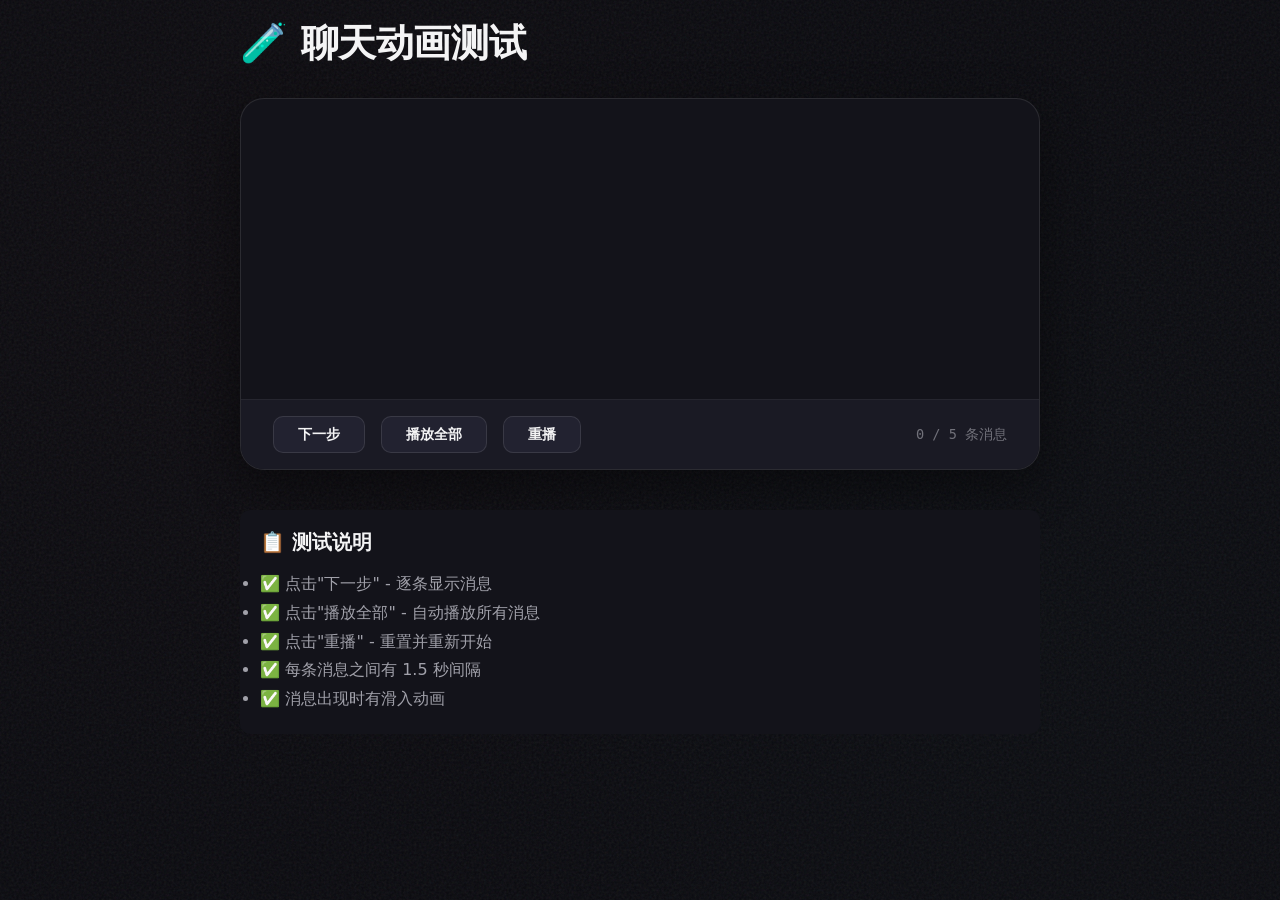
<file: chat-test.html>
<!DOCTYPE html>
<html lang="zh-CN">
<head>
  <meta charset="UTF-8">
  <meta name="viewport" content="width=device-width, initial-scale=1.0">
  <title>聊天测试</title>
  <link rel="stylesheet" href="styles-redesign.css">
  <style>
    :root {
      --color-accent: #ff6b5b;
      --color-accent-hover: #ff8a71;
      --color-accent-light: rgba(255, 107, 91, 0.15);
      --color-accent-muted: #ff8a71;
    }
    body {
      padding: 20px;
      background: var(--bg-primary);
      color: var(--text-primary);
      font-family: var(--font-body);
    }
    .test-container {
      max-width: 800px;
      margin: 0 auto;
    }
    h2 {
      margin-bottom: 20px;
      color: var(--text-primary);
    }
  </style>
</head>
<body>
  <div class="test-container">
    <h2>🧪 聊天动画测试</h2>

    <div class="chat-window" id="chat-test">
      <div class="chat-messages">
        <div class="chat-message" data-sender="User" style="display: none;">
          <div class="chat-avatar" style="background: var(--accent-coral);">U</div>
          <div class="chat-bubble">
            <span class="chat-sender">用户</span>
            <p>帮我把 README.md 中的标题改成中文</p>
          </div>
        </div>
        <div class="chat-message" data-sender="Claude" style="display: none;">
          <div class="chat-avatar" style="background: var(--accent-teal);">C</div>
          <div class="chat-bubble">
            <span class="chat-sender">Claude</span>
            <p>好的，我需要先读取 README.md 文件，找到标题位置，然后修改它。</p>
          </div>
        </div>
        <div class="chat-message" data-sender="ReadTool" style="display: none;">
          <div class="chat-avatar" style="background: var(--accent-violet);">R</div>
          <div class="chat-bubble">
            <span class="chat-sender">Read 工具</span>
            <p>已读取文件！找到第 3 行的标题："README"</p>
          </div>
        </div>
        <div class="chat-message" data-sender="EditTool" style="display: none;">
          <div class="chat-avatar" style="background: var(--accent-amber);">E</div>
          <div class="chat-bubble">
            <span class="chat-sender">Edit 工具</span>
            <p>完成！已将 "README" 替换为 "README 说明文档"</p>
          </div>
        </div>
        <div class="chat-message" data-sender="Claude" style="display: none;">
          <div class="chat-avatar" style="background: var(--accent-teal);">C</div>
          <div class="chat-bubble">
            <span class="chat-sender">Claude</span>
            <p>✅ 已完成！README.md 的标题已经改成中文了。</p>
          </div>
        </div>
      </div>

      <!-- Typing indicator -->
      <div class="chat-typing" style="display: none;">
        <div class="chat-avatar" style="background: var(--accent-coral);">U</div>
        <div class="chat-typing-dots">
          <span class="typing-dot"></span>
          <span class="typing-dot"></span>
          <span class="typing-dot"></span>
        </div>
      </div>

      <div class="chat-controls">
        <button class="chat-btn" id="nextBtn">下一步</button>
        <button class="chat-btn" id="allBtn">播放全部</button>
        <button class="chat-btn" id="resetBtn">重播</button>
        <span class="chat-progress" id="progressDisplay">0 / 5 条消息</span>
      </div>
    </div>

    <div style="margin-top: 40px; padding: 20px; background: var(--bg-secondary); border-radius: 10px;">
      <h3>📋 测试说明</h3>
      <ul style="color: var(--text-secondary); line-height: 1.8;">
        <li>✅ 点击"下一步" - 逐条显示消息</li>
        <li>✅ 点击"播放全部" - 自动播放所有消息</li>
        <li>✅ 点击"重播" - 重置并重新开始</li>
        <li>✅ 每条消息之间有 1.5 秒间隔</li>
        <li>✅ 消息出现时有滑入动画</li>
      </ul>
    </div>
  </div>

  <script>
    (function() {
      'use strict';

      const messages = document.querySelectorAll('#chat-test .chat-message');
      const typingIndicator = document.querySelector('#chat-test .chat-typing');
      const nextBtn = document.getElementById('nextBtn');
      const allBtn = document.getElementById('allBtn');
      const resetBtn = document.getElementById('resetBtn');
      const progressDisplay = document.getElementById('progressDisplay');

      let currentIndex = 0;
      let animationInterval = null;

      function updateProgress() {
        if (progressDisplay) {
          progressDisplay.textContent = `${currentIndex} / ${messages.length} 条消息`;
        }
      }

      function showMessage(index) {
        if (index >= messages.length) {
          console.log('所有消息已显示完毕');
          return;
        }

        console.log(`显示消息 ${index + 1}/${messages.length}`);

        // Show typing indicator first
        if (typingIndicator) {
          typingIndicator.style.display = 'flex';
        }

        setTimeout(() => {
          // Hide typing indicator
          if (typingIndicator) {
            typingIndicator.style.display = 'none';
          }

          // Show the message
          const message = messages[index];
          message.style.display = 'flex';

          currentIndex++;
          updateProgress();

          console.log(`消息 ${index} 已显示，当前进度: ${currentIndex}/${messages.length}`);
        }, 800);
      }

      function showNext() {
        console.log('点击下一步');
        showMessage(currentIndex);
      }

      function showAll() {
        console.log('播放全部');
        if (animationInterval) return;

        // 先重置
        reset();

        // 等待一点时间后开始播放
        setTimeout(() => {
          animationInterval = setInterval(() => {
            if (currentIndex >= messages.length) {
              clearInterval(animationInterval);
              animationInterval = null;
              console.log('自动播放完成');
              return;
            }
            showMessage(currentIndex);
          }, 1500);
        }, 500);
      }

      function reset() {
        console.log('重置聊天');

        // Clear any running animation
        if (animationInterval) {
          clearInterval(animationInterval);
          animationInterval = null;
        }

        // Reset index
        currentIndex = 0;
        updateProgress();

        // Hide all messages
        messages.forEach(msg => {
          msg.style.display = 'none';
          msg.style.animation = '';
        });

        // Hide typing indicator
        if (typingIndicator) {
          typingIndicator.style.display = 'none';
        }
      }

      // Bind button events
      if (nextBtn) {
        nextBtn.addEventListener('click', showNext);
      }

      if (allBtn) {
        allBtn.addEventListener('click', showAll);
      }

      if (resetBtn) {
        resetBtn.addEventListener('click', reset);
      }

      // Initial setup
      console.log('聊天测试初始化完成');
      console.log(`总消息数: ${messages.length}`);
      updateProgress();
    })();
  </script>
</body>
</html>
</file>
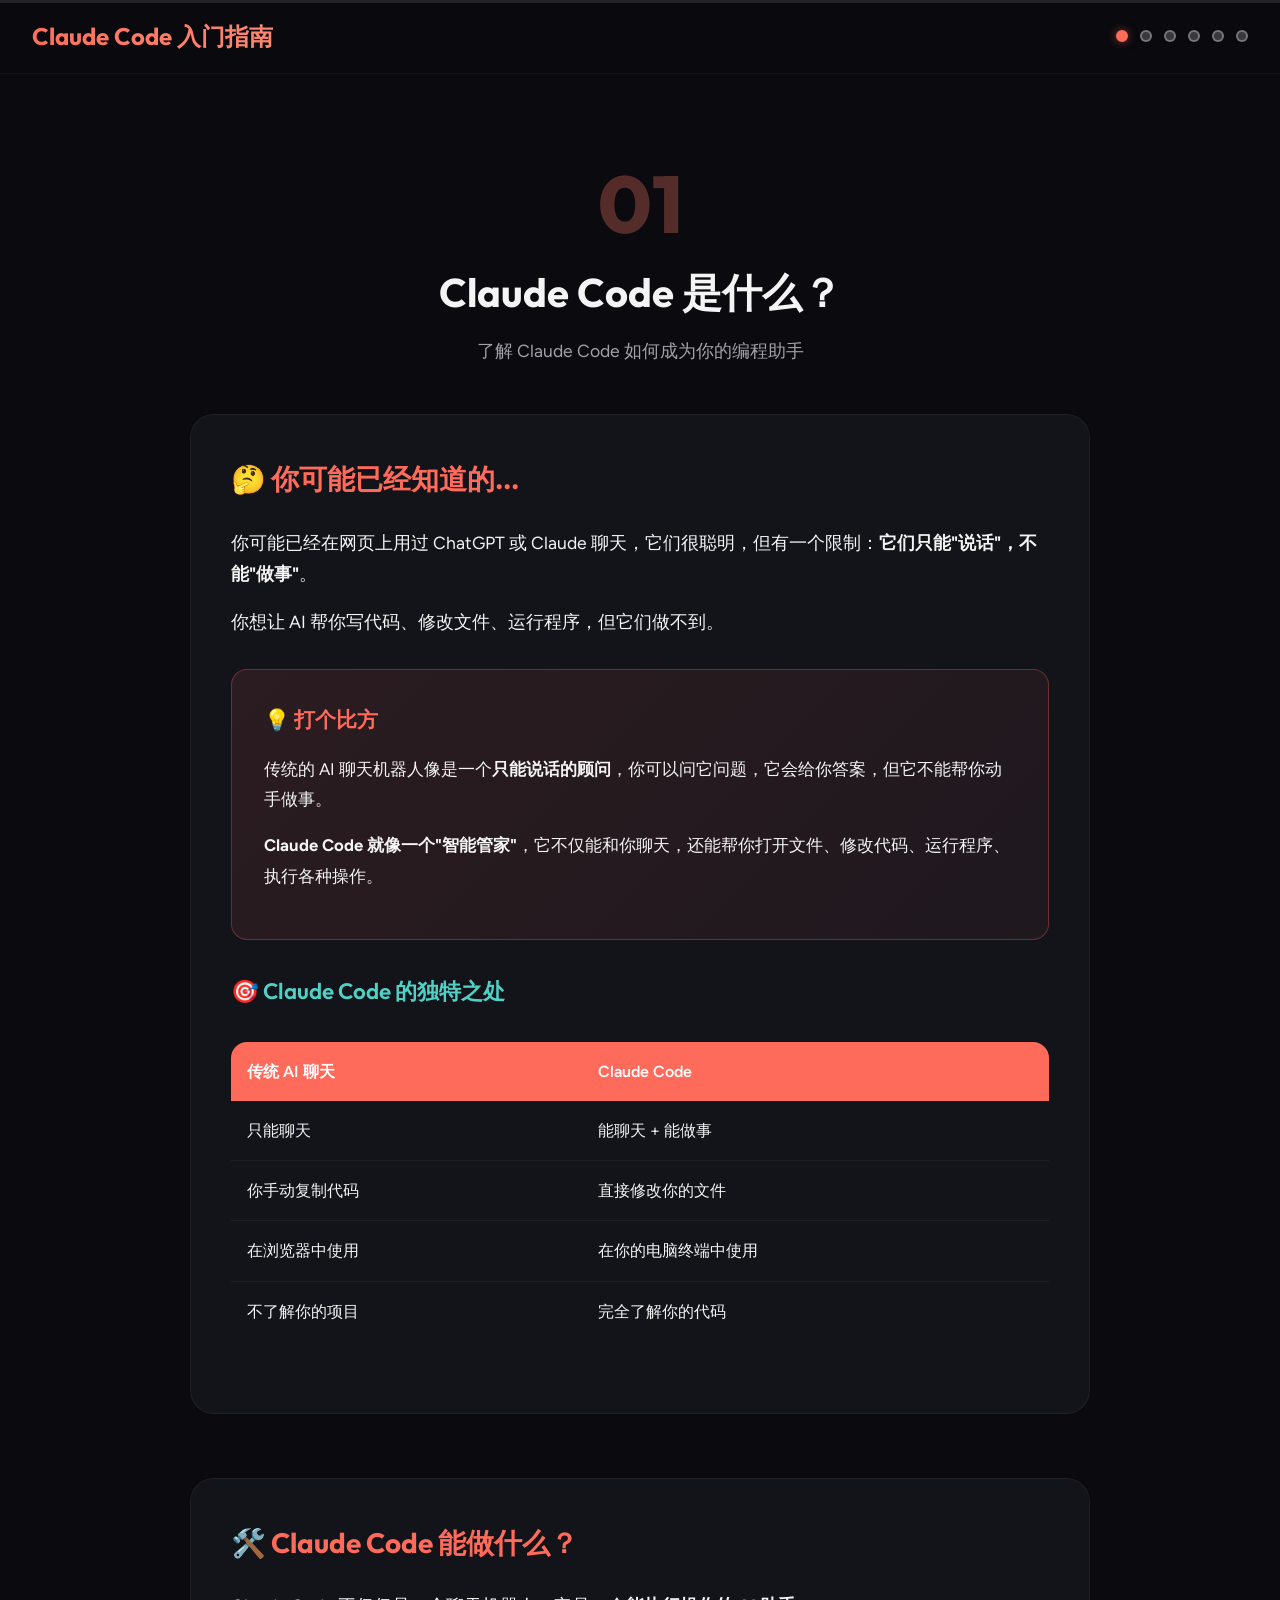
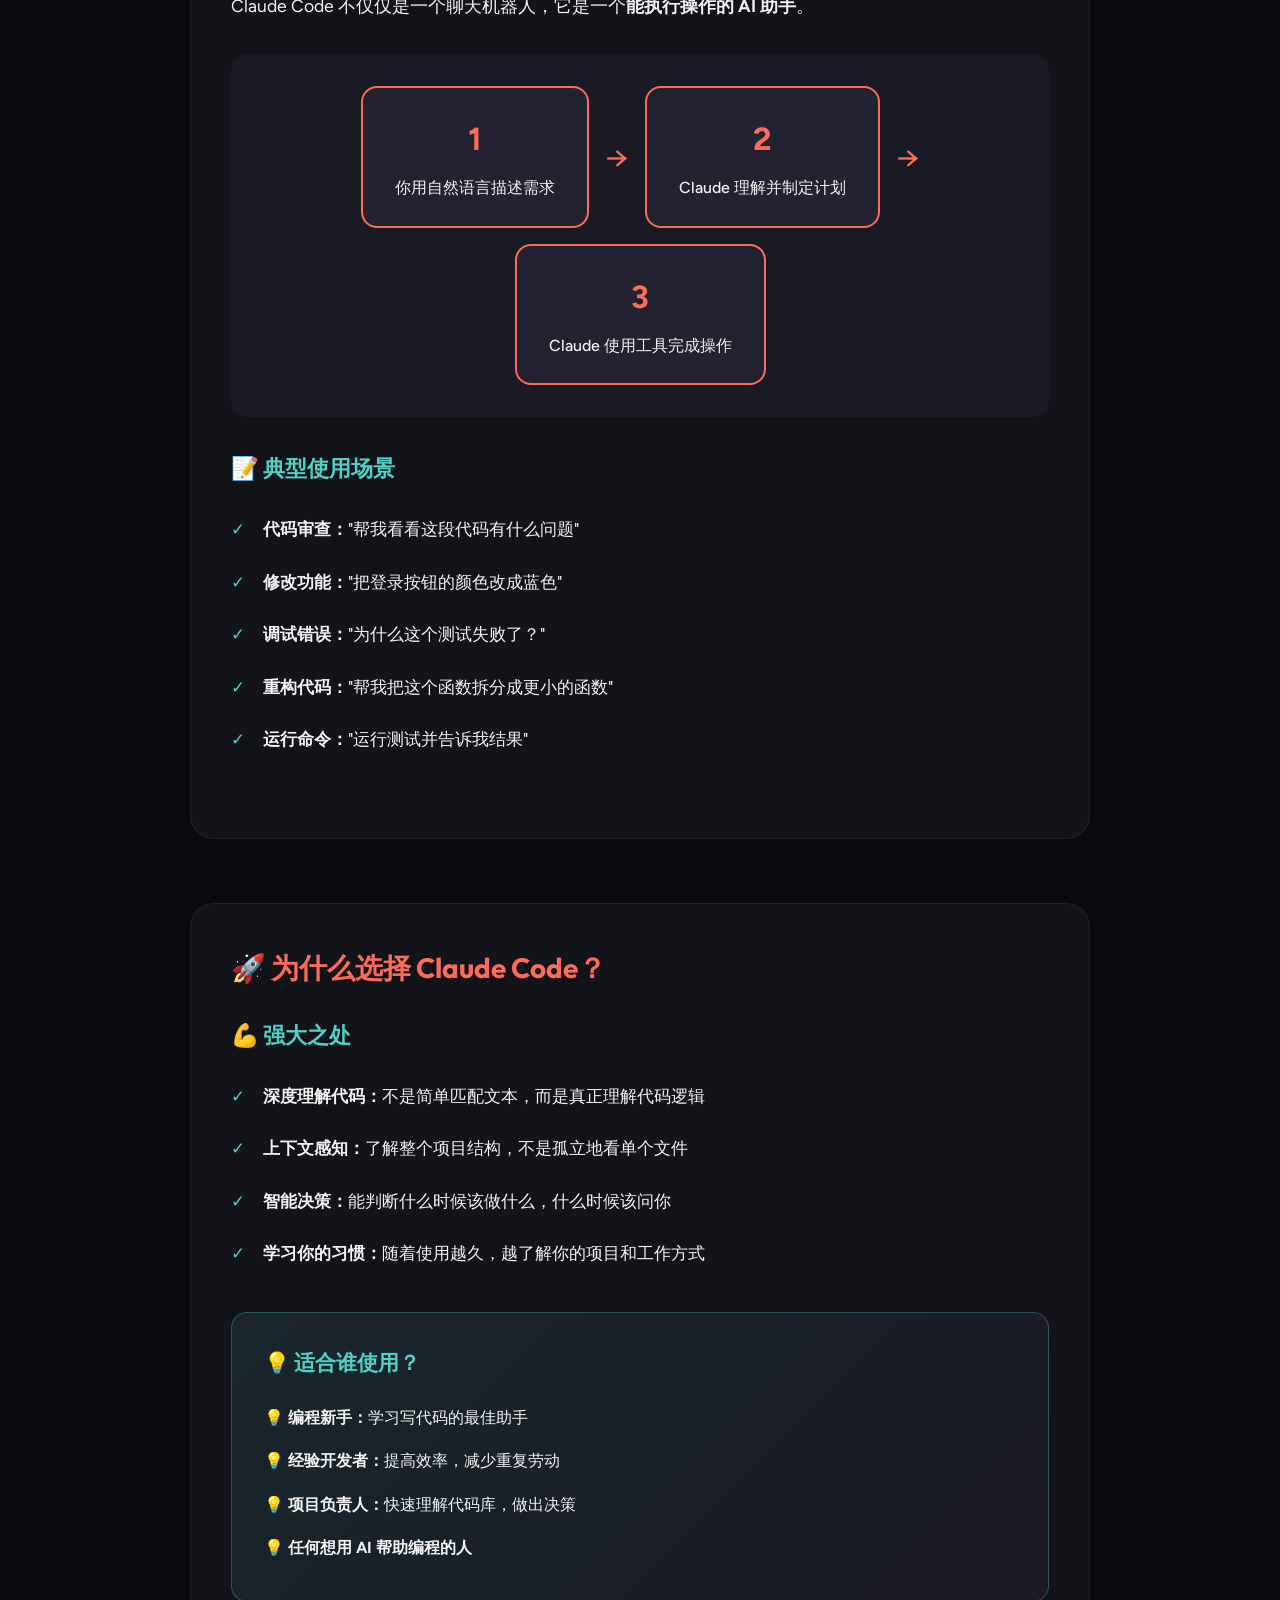
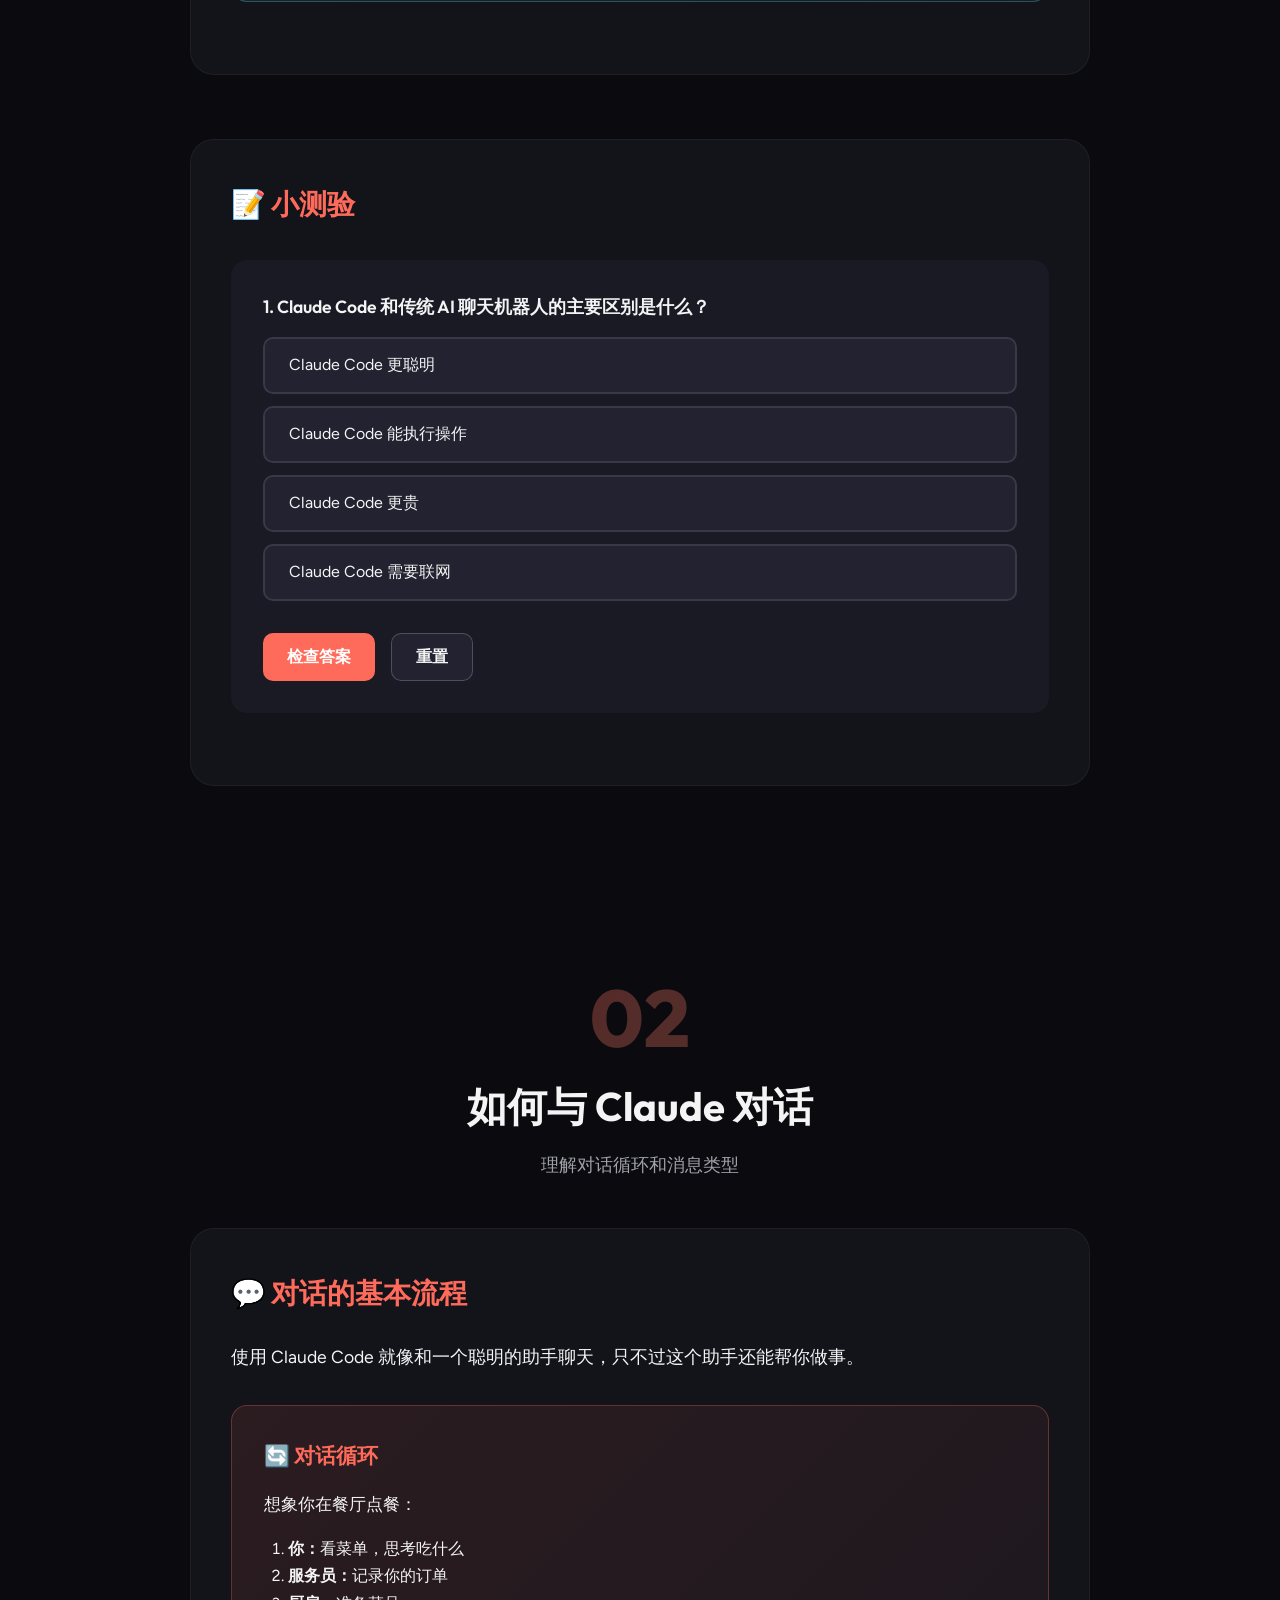
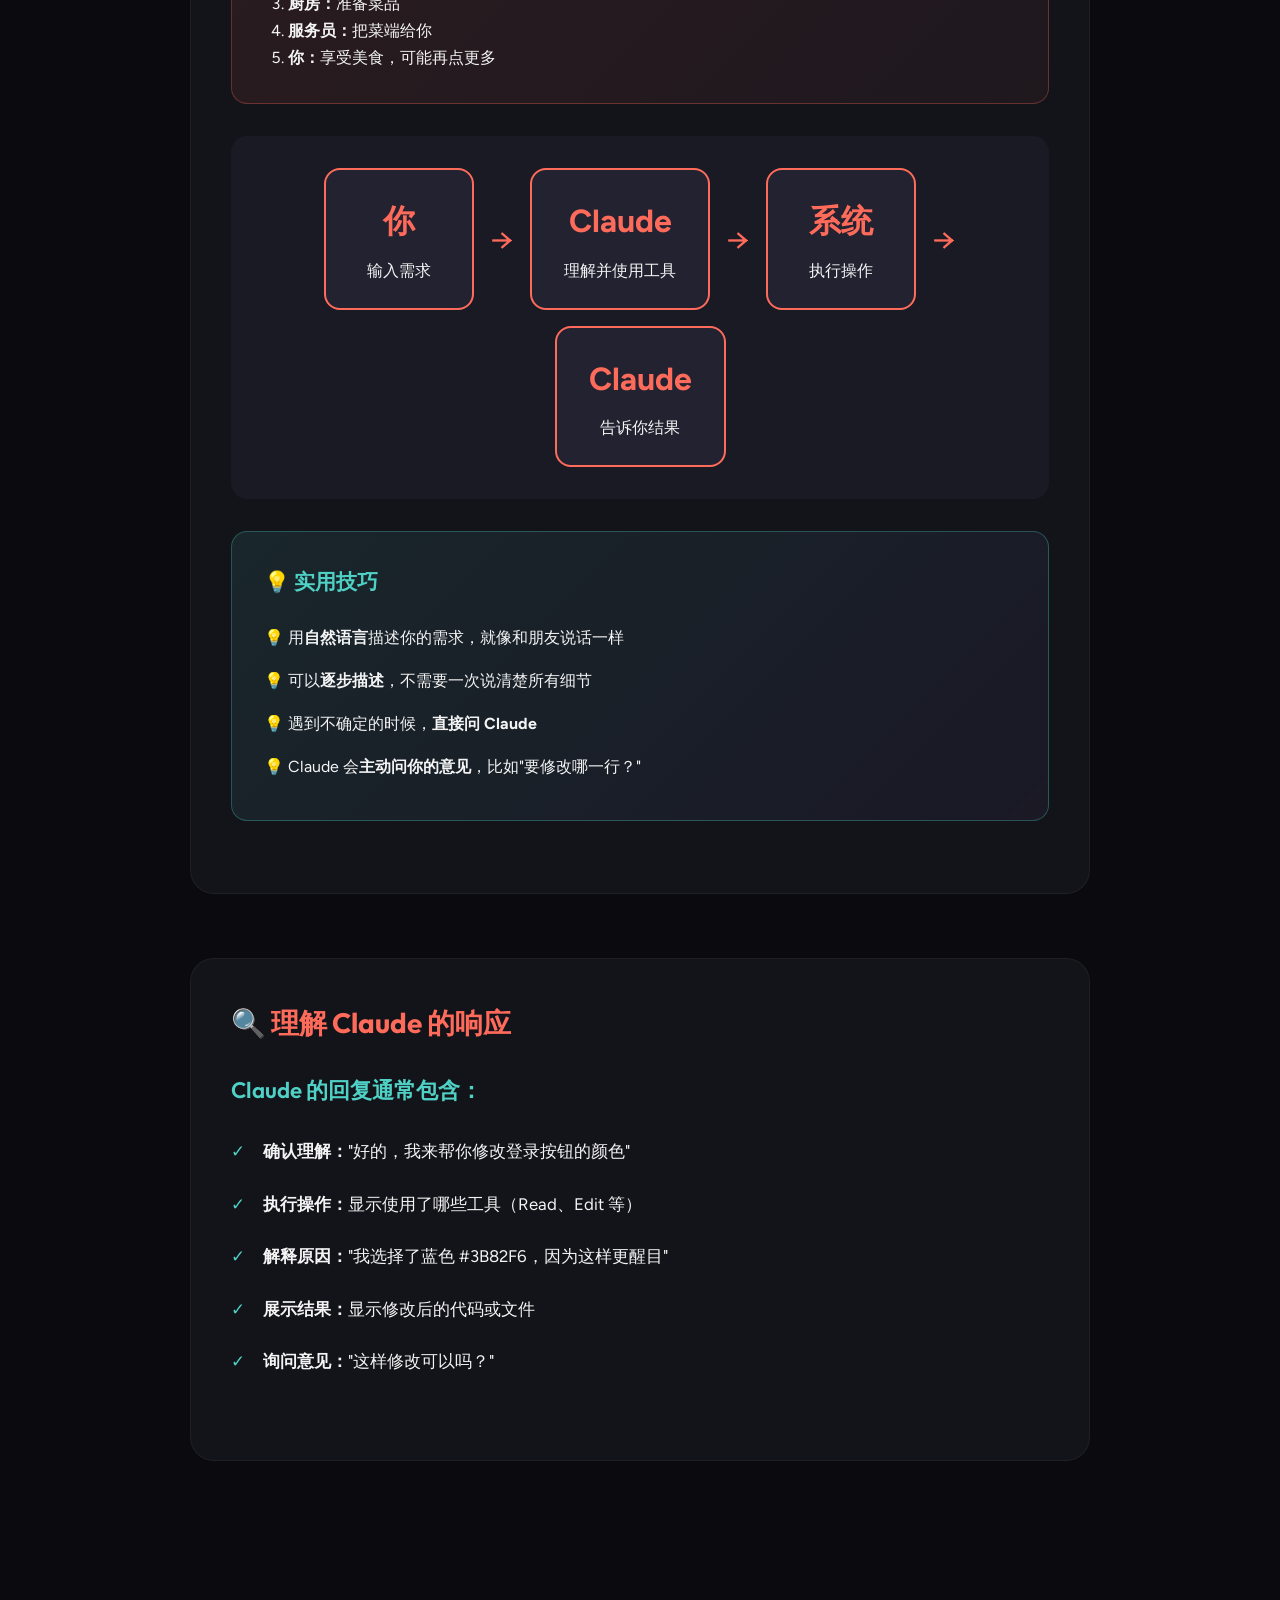
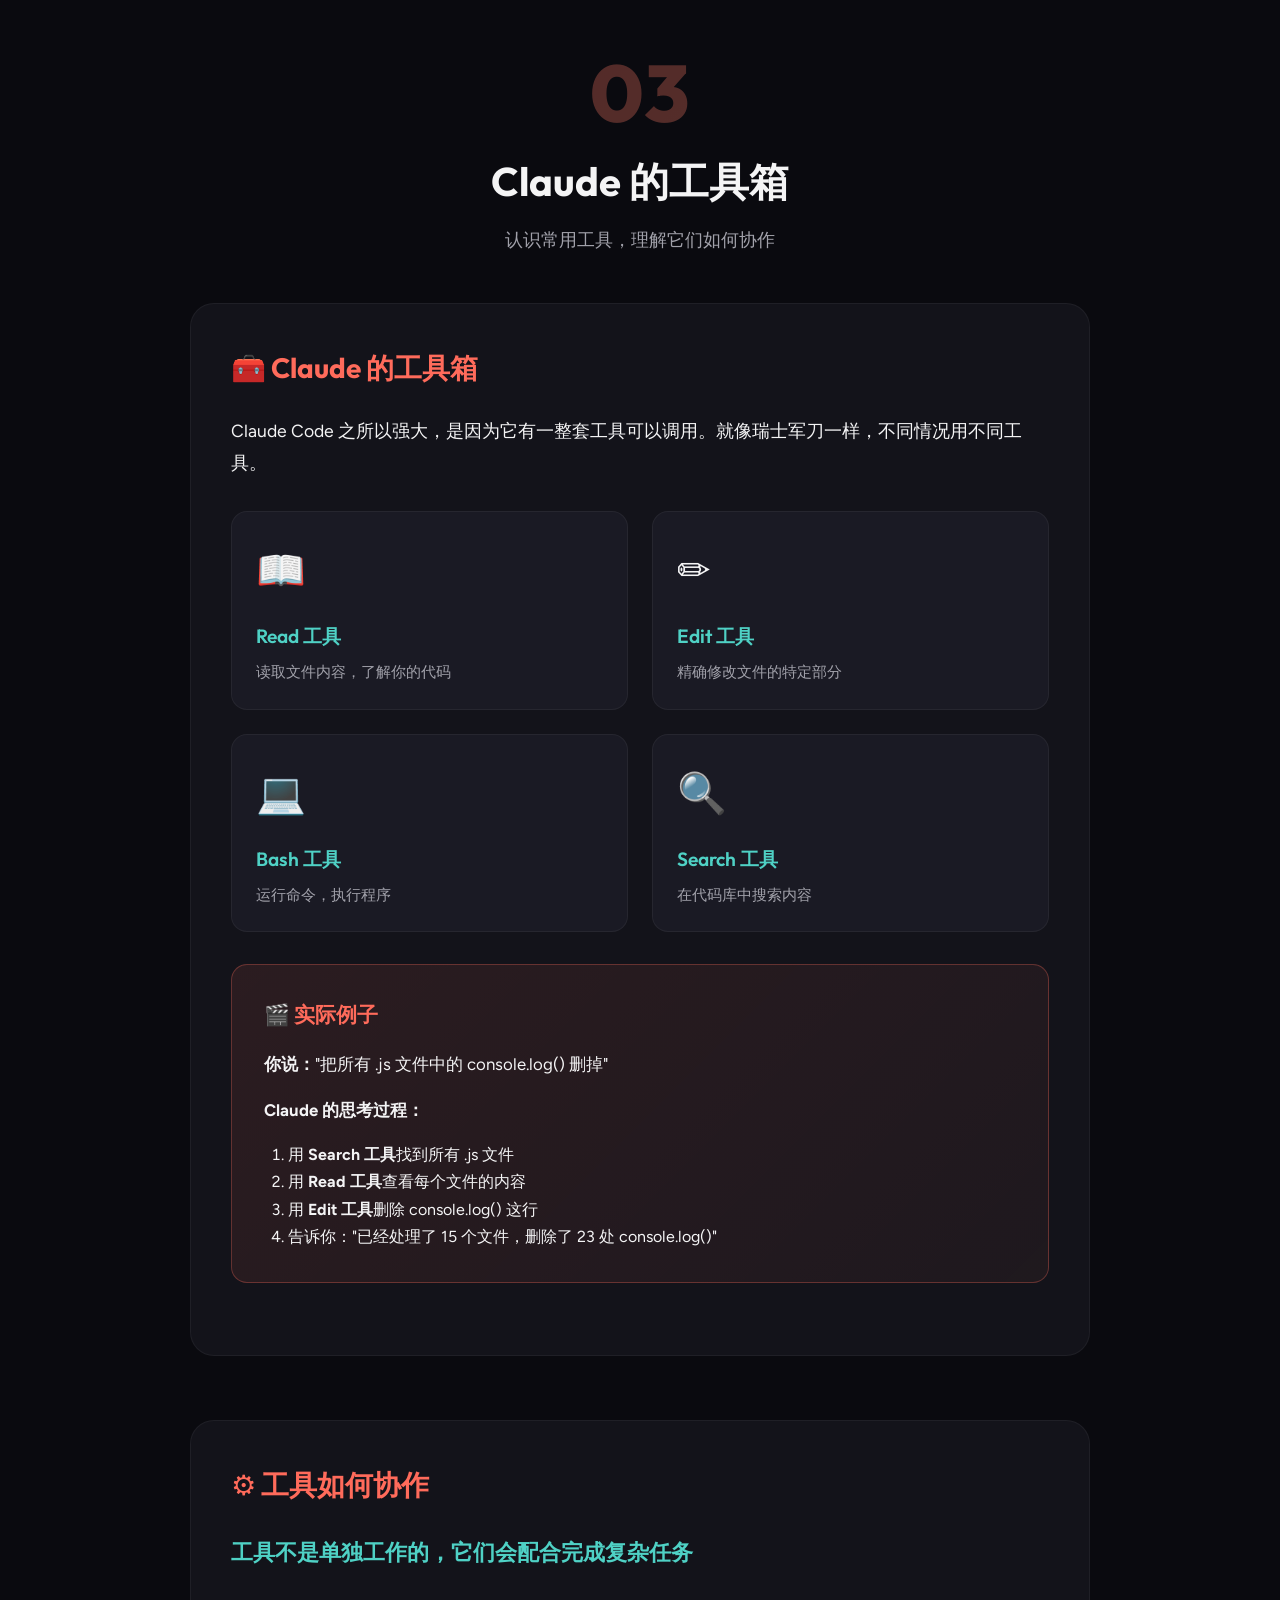
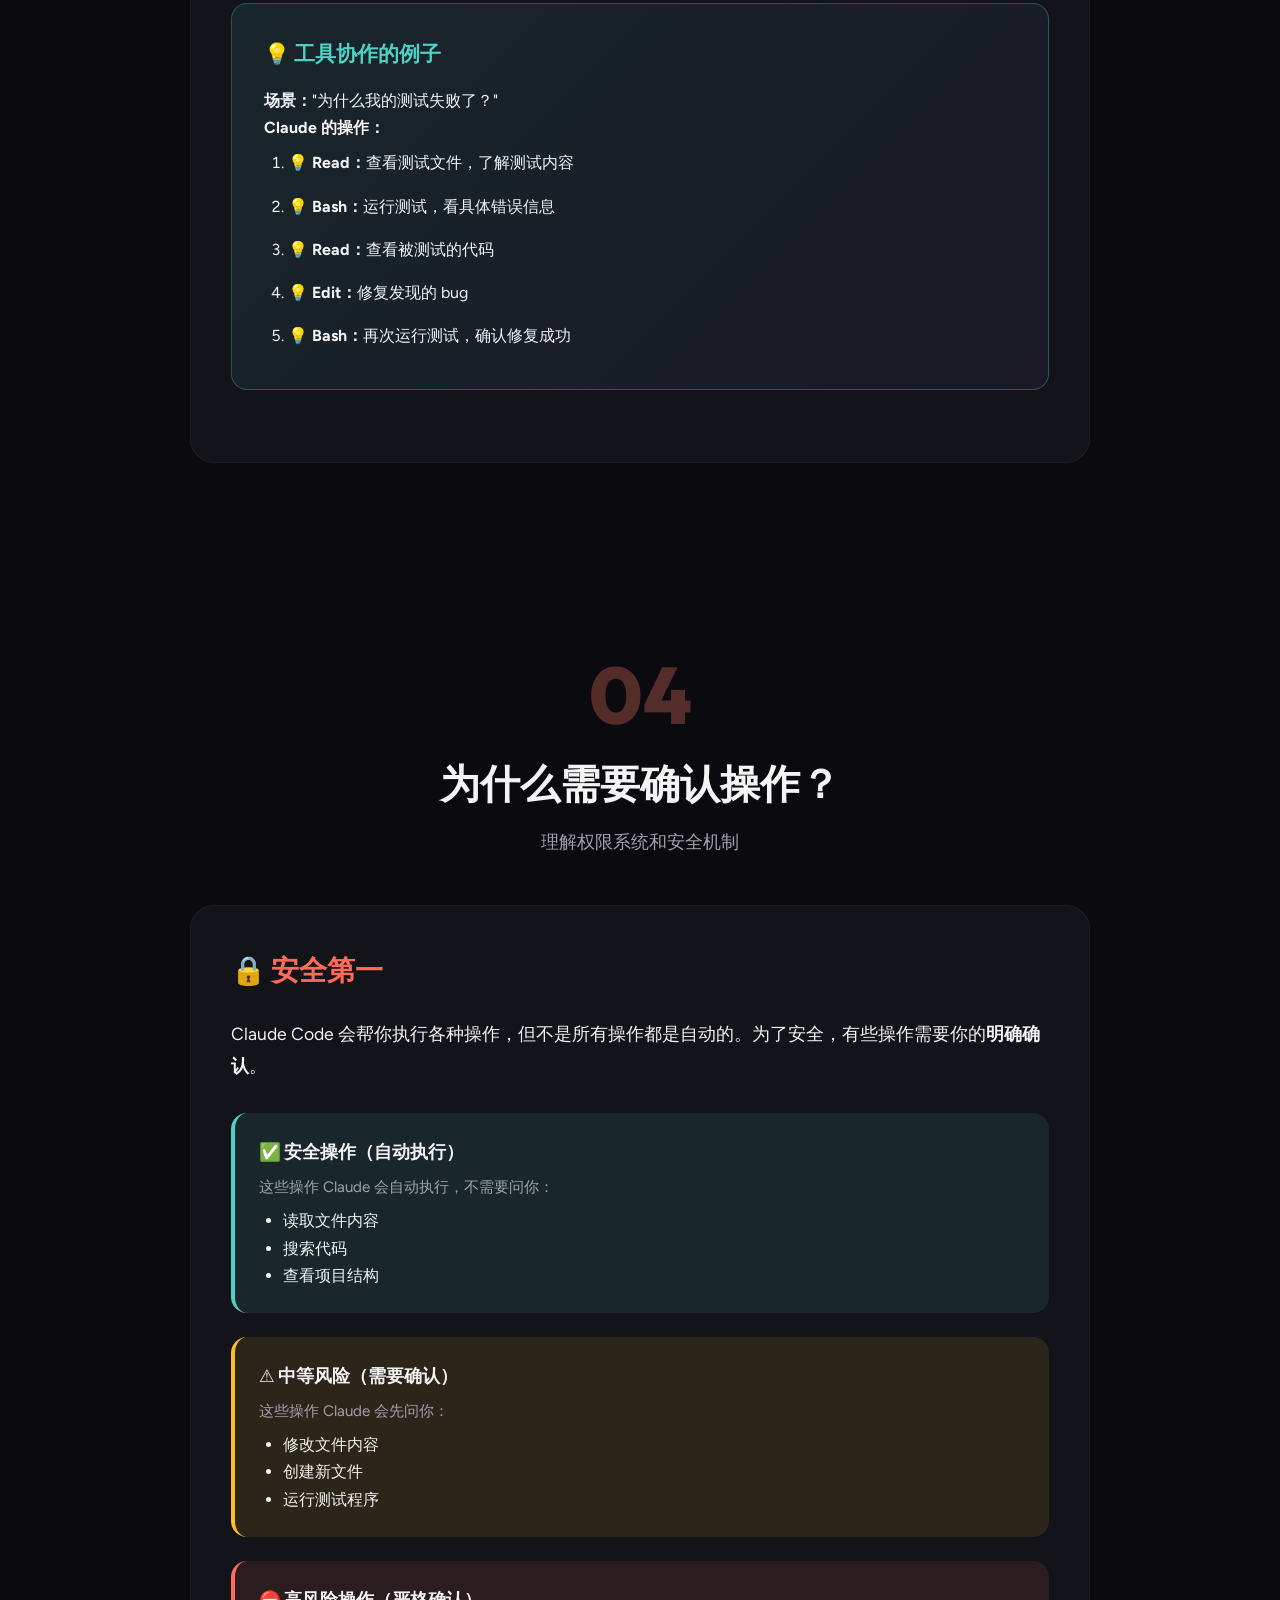
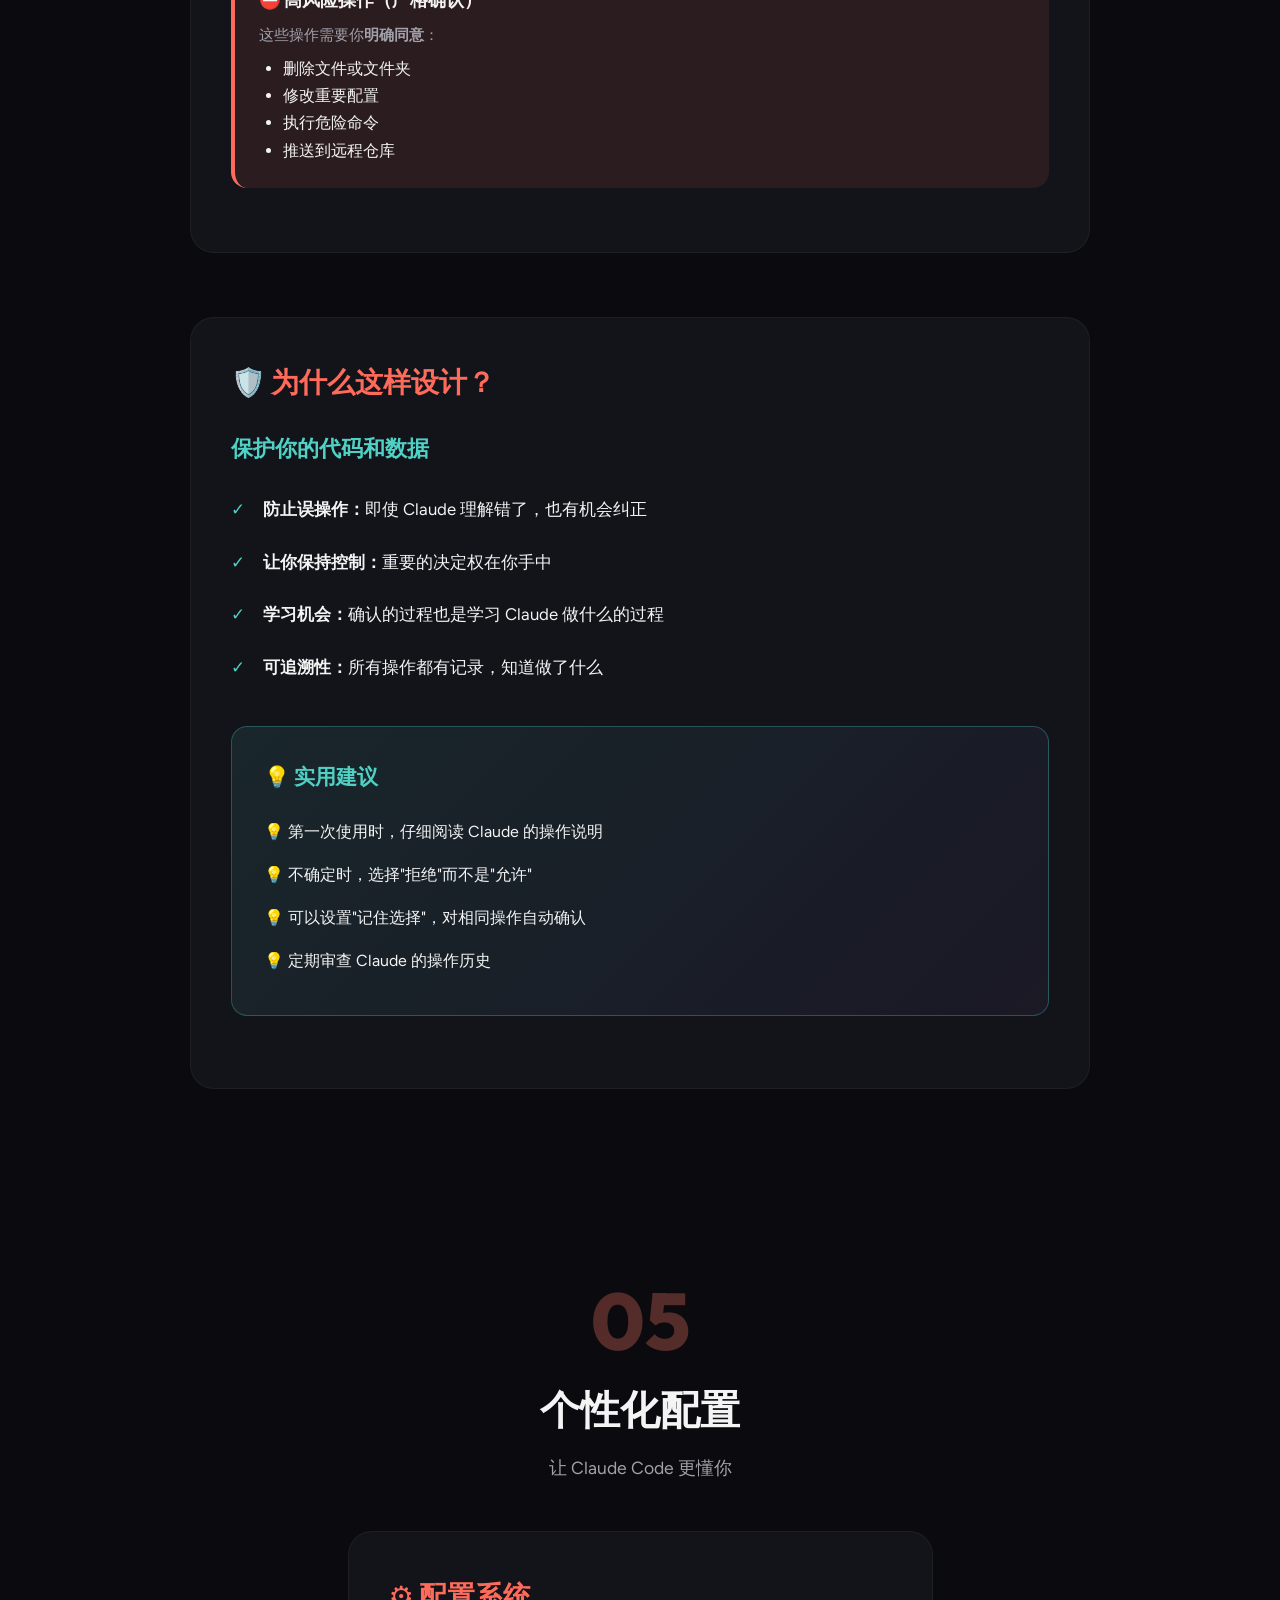
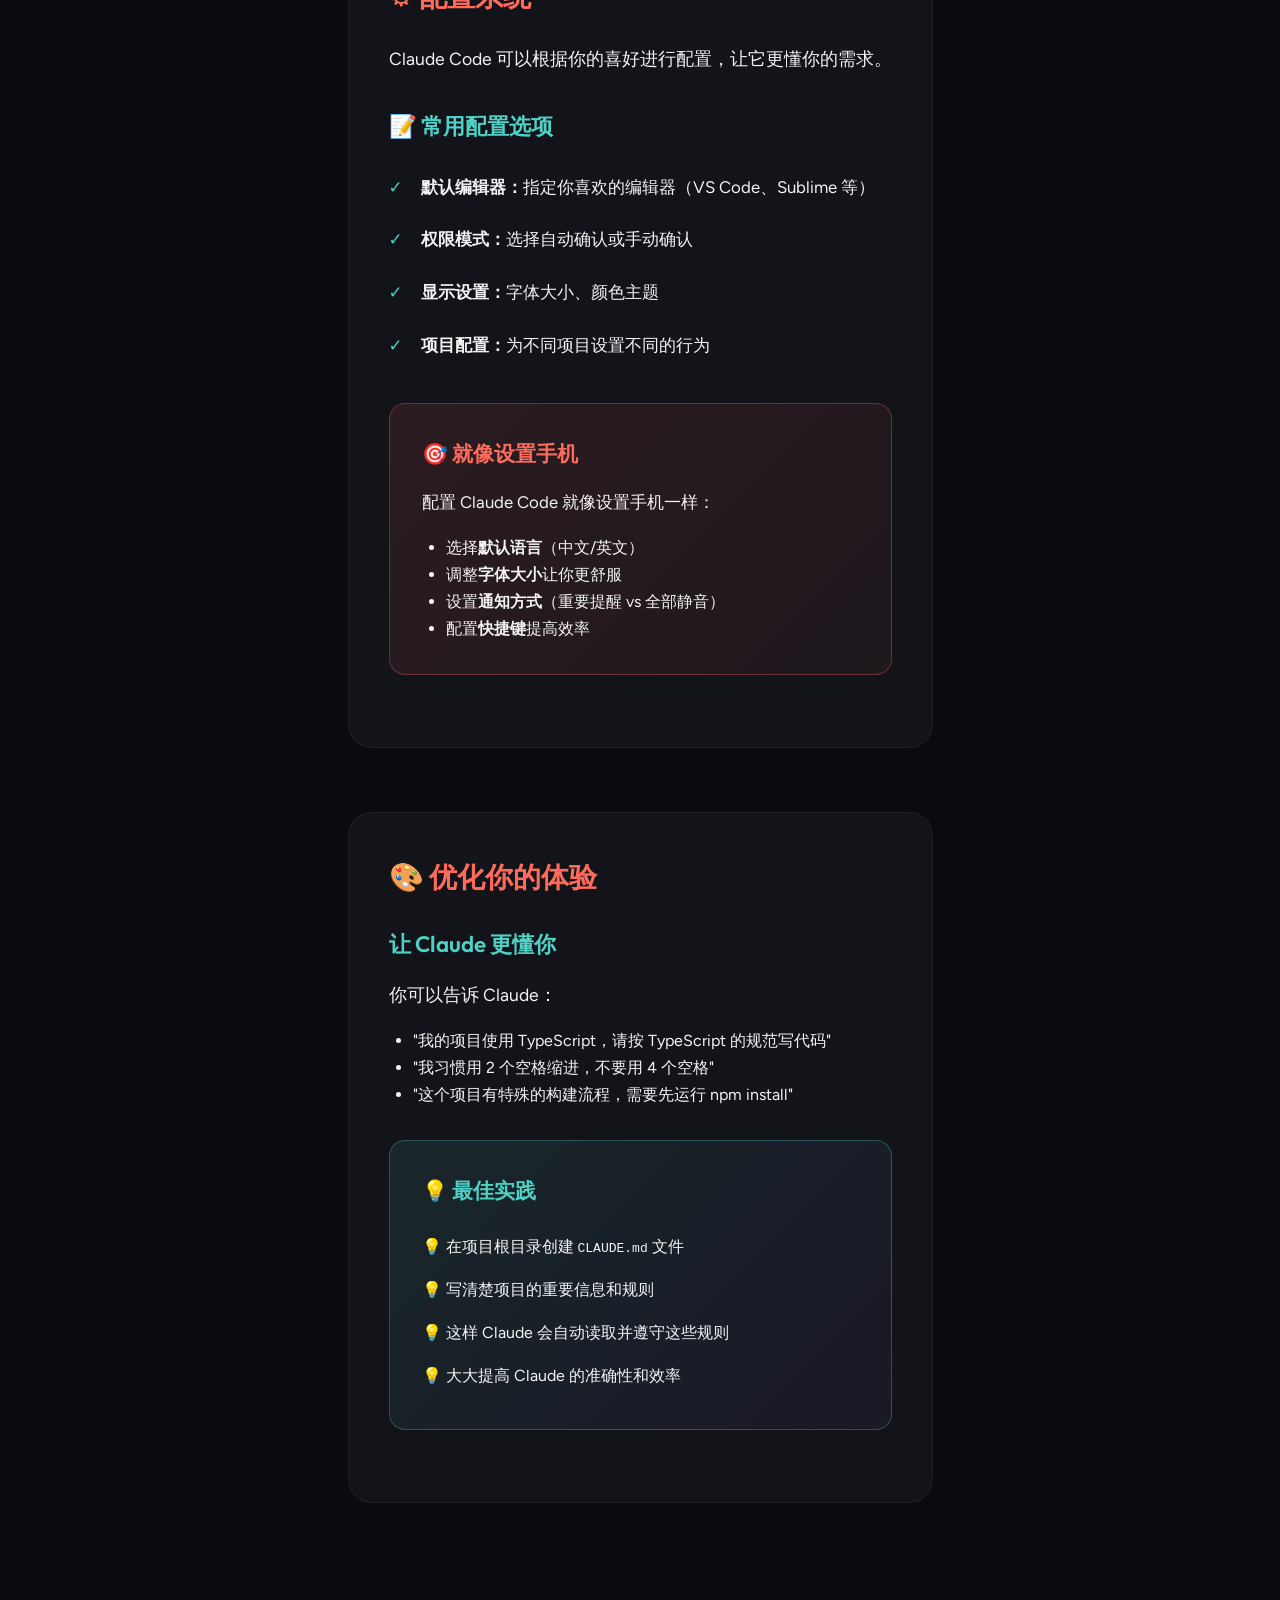
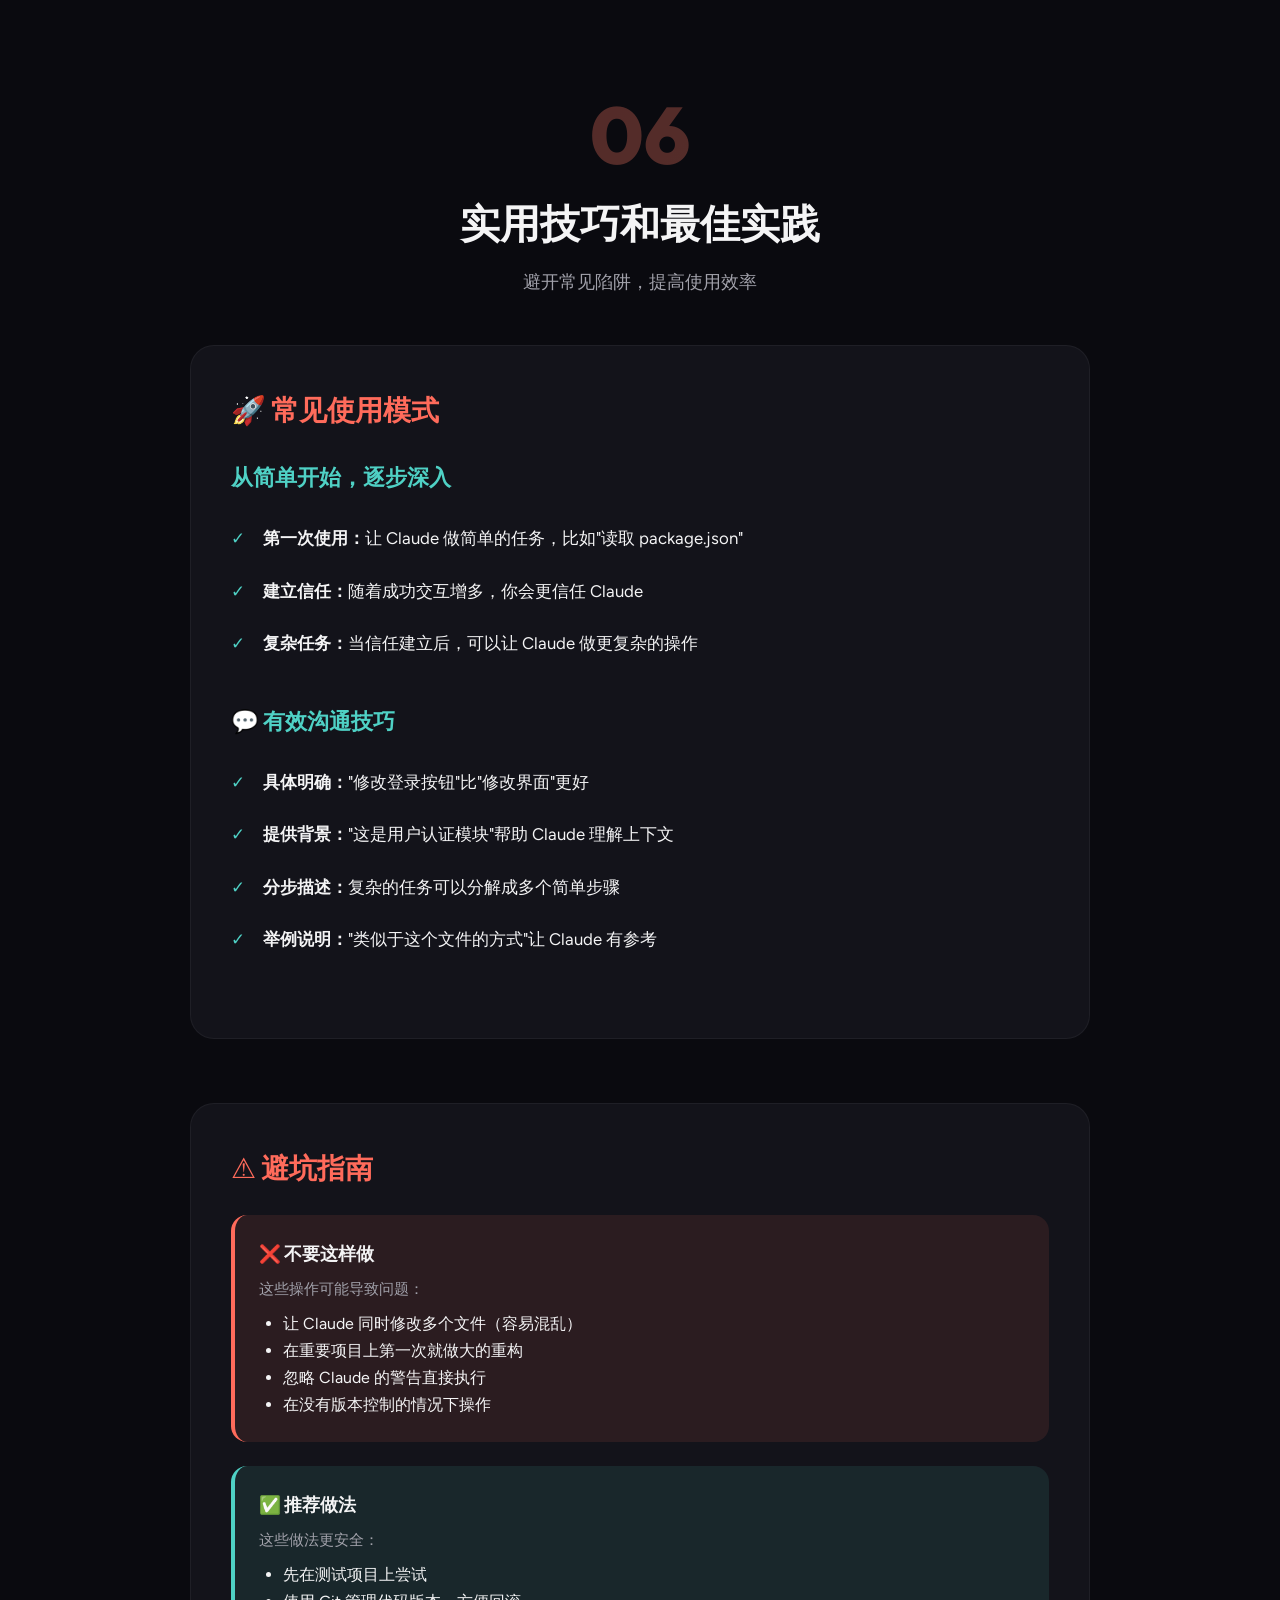
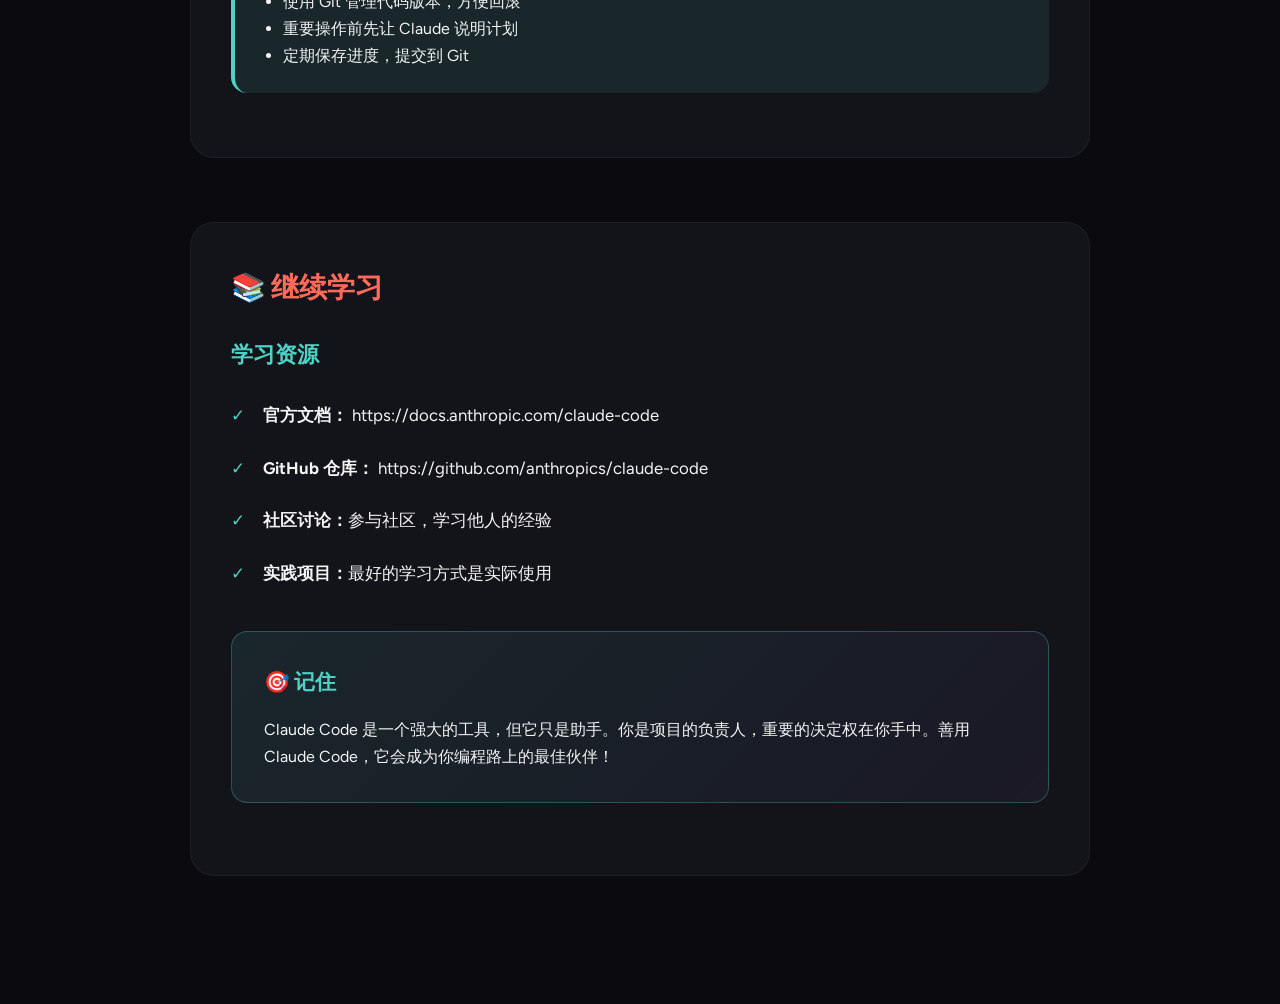
<file: course-beginner.html>
<!DOCTYPE html>
<html lang="zh-CN">
<head>
  <meta charset="UTF-8">
  <meta name="viewport" content="width=device-width, initial-scale=1.0">
  <title>Claude Code 入门指南 — 普通用户版</title>
  
  <!-- Premium Fonts -->
  <link rel="preconnect" href="https://fonts.googleapis.com">
  <link rel="preconnect" href="https://fonts.gstatic.com" crossorigin>
  <link href="https://fonts.googleapis.com/css2?family=Outfit:wght@400;500;600;700;800&family=Figtree:wght@400;500;600;700&family=JetBrains+Mono:wght@400;500;600&display=swap" rel="stylesheet">
  
  <style>
    /* ── CSS VARIABLES ─────────────────────────────────────────── */
    :root {
      /* PALETTE */
      --bg-primary: #0a0a0f;
      --bg-secondary: #13131a;
      --bg-tertiary: #1a1a24;
      --bg-elevated: #222230;
      
      --text-primary: #f4f4f5;
      --text-secondary: #a1a1aa;
      --text-muted: #71717a;
      
      --accent-coral: #ff6b5b;
      --accent-teal: #4fd1c5;
      --accent-violet: #a78bfa;
      --accent-amber: #fbbf24;
      
      /* GRADIENTS */
      --gradient-primary: linear-gradient(135deg, #ff6b5b 0%, #ff8a71 100%);
      --gradient-code: linear-gradient(135deg, #667eea 0%, #764ba2 100%);
      
      /* TYPOGRAPHY */
      --font-display: 'Outfit', system-ui, sans-serif;
      --font-body: 'Figtree', system-ui, sans-serif;
      --font-mono: 'JetBrains Mono', 'Fira Code', monospace;
      
      /* SPACING */
      --space-md: 1rem;
      --space-lg: 1.5rem;
      --space-xl: 2rem;
      --space-2xl: 3rem;
      --space-3xl: 4rem;
      
      /* BORDERS & RADIUS */
      --radius-md: 10px;
      --radius-lg: 16px;
      --radius-xl: 24px;
      --radius-full: 9999px;
      
      /* SHADOWS */
      --shadow-sm: 0 2px 4px rgba(0, 0, 0, 0.1);
      --shadow-md: 0 4px 6px rgba(0, 0, 0, 0.15);
      --shadow-lg: 0 10px 15px rgba(0, 0, 0, 0.2);
      --shadow-xl: 0 20px 25px rgba(0, 0, 0, 0.25);
    }
    
    /* ── RESET & BASE ─────────────────────────────────────────── */
    * {
      margin: 0;
      padding: 0;
      box-sizing: border-box;
    }
    
    body {
      font-family: var(--font-body);
      background: var(--bg-primary);
      color: var(--text-primary);
      line-height: 1.7;
      overflow-x: hidden;
    }
    
    /* ── NAVIGATION ─────────────────────────────────────────── */
    .nav-container {
      position: fixed;
      top: 0;
      left: 0;
      right: 0;
      z-index: 1000;
      padding: 1rem 2rem;
      background: rgba(10, 10, 15, 0.95);
      backdrop-filter: blur(20px);
      border-bottom: 1px solid rgba(255, 255, 255, 0.05);
    }
    
    .nav-content {
      max-width: 1400px;
      margin: 0 auto;
      display: flex;
      justify-content: space-between;
      align-items: center;
    }
    
    .nav-title {
      font-family: var(--font-display);
      font-size: 1.5rem;
      font-weight: 700;
      background: var(--gradient-primary);
      -webkit-background-clip: text;
      -webkit-text-fill-color: transparent;
      background-clip: text;
    }
    
    .nav-dots {
      display: flex;
      gap: 0.75rem;
    }
    
    .nav-dot {
      width: 12px;
      height: 12px;
      border-radius: 50%;
      background: rgba(255, 255, 255, 0.2);
      border: 2px solid rgba(255, 255, 255, 0.3);
      cursor: pointer;
      transition: all 0.3s ease;
    }
    
    .nav-dot:hover {
      background: rgba(255, 255, 255, 0.4);
      transform: scale(1.1);
    }
    
    .nav-dot.active {
      background: var(--accent-coral);
      border-color: var(--accent-coral);
      box-shadow: 0 0 10px rgba(255, 107, 91, 0.5);
    }
    
    /* ── PROGRESS BAR ─────────────────────────────────────────── */
    .progress-container {
      position: fixed;
      top: 0;
      left: 0;
      width: 100%;
      height: 3px;
      background: rgba(255, 255, 255, 0.1);
      z-index: 1001;
    }
    
    .progress-bar {
      height: 100%;
      background: var(--gradient-primary);
      width: 0%;
      transition: width 0.3s ease;
    }
    
    /* ── MAIN CONTENT ─────────────────────────────────────────── */
    .main {
      padding-top: 100px;
      max-width: 1200px;
      margin: 0 auto;
    }
    
    /* ── MODULE ──────────────────────────────────────────────── */
    .module {
      min-height: 100vh;
      padding: 4rem 2rem;
      display: flex;
      flex-direction: column;
      justify-content: center;
      scroll-snap-align: start;
    }
    
    .module-content {
      max-width: 900px;
      margin: 0 auto;
    }
    
    .module-header {
      margin-bottom: 3rem;
      text-align: center;
    }
    
    .module-number {
      font-family: var(--font-display);
      font-size: 5rem;
      font-weight: 800;
      background: var(--gradient-primary);
      -webkit-background-clip: text;
      -webkit-text-fill-color: transparent;
      background-clip: text;
      opacity: 0.3;
      line-height: 1;
      margin-bottom: 1rem;
      display: block;
    }
    
    .module-title {
      position: relative;
      z-index: 1;
      display: inline-block;
      padding: 0.5rem 1rem;
      background: var(--bg-primary);
      font-family: var(--font-display);
      font-size: clamp(1.75rem, 3.5vw, 2.5rem);
      font-weight: 700;
      line-height: 1.2;
      margin-bottom: 0.75rem;
    }
    
    .module-subtitle {
      font-size: 1.1rem;
      color: var(--text-secondary);
      max-width: 700px;
      margin: 0 auto;
    }
    
    /* ── SCREENS ─────────────────────────────────────────────── */
    .screen {
      margin-bottom: 4rem;
      padding: 2.5rem;
      background: var(--bg-secondary);
      border: 1px solid rgba(255, 255, 255, 0.05);
      border-radius: var(--radius-xl);
    }
    
    .screen-title {
      font-family: var(--font-display);
      font-size: 1.75rem;
      font-weight: 700;
      margin-bottom: 1.5rem;
      color: var(--accent-coral);
    }
    
    /* ── CONTENT BLOCKS ───────────────────────────────────────── */
    .content-block {
      margin-bottom: 2rem;
    }
    
    .content-block p {
      font-size: 1.1rem;
      line-height: 1.8;
      margin-bottom: 1rem;
    }
    
    .content-block h3 {
      font-family: var(--font-display);
      font-size: 1.4rem;
      font-weight: 600;
      margin: 1.5rem 0 1rem 0;
      color: var(--accent-teal);
    }
    
    /* ── FEATURE LIST ─────────────────────────────────────────── */
    .feature-list {
      list-style: none;
      padding: 0;
    }
    
    .feature-list li {
      padding: 0.75rem 0;
      padding-left: 2rem;
      position: relative;
      font-size: 1.05rem;
      line-height: 1.7;
    }
    
    .feature-list li::before {
      content: "✓";
      position: absolute;
      left: 0;
      color: var(--accent-teal);
      font-weight: 700;
    }
    
    /* ── ANALOGY BOX ──────────────────────────────────────────── */
    .analogy-box {
      background: linear-gradient(135deg, rgba(255, 107, 91, 0.1) 0%, rgba(255, 138, 113, 0.05) 100%);
      border: 1px solid rgba(255, 107, 91, 0.3);
      border-radius: var(--radius-lg);
      padding: 2rem;
      margin: 2rem 0;
    }
    
    .analogy-box h4 {
      font-family: var(--font-display);
      font-size: 1.3rem;
      font-weight: 600;
      margin-bottom: 1rem;
      color: var(--accent-coral);
    }
    
    .analogy-box p {
      font-size: 1.05rem;
      line-height: 1.8;
      margin-bottom: 1rem;
    }
    
    /* ── COMPARISON TABLE ─────────────────────────────────────── */
    .comparison-table {
      width: 100%;
      border-collapse: collapse;
      margin: 2rem 0;
      border-radius: var(--radius-lg);
      overflow: hidden;
    }
    
    .comparison-table th {
      background: var(--accent-coral);
      color: white;
      padding: 1rem;
      text-align: left;
      font-weight: 600;
    }
    
    .comparison-table td {
      padding: 1rem;
      border-bottom: 1px solid rgba(255, 255, 255, 0.05);
    }
    
    .comparison-table tr:last-child td {
      border-bottom: none;
    }
    
    /* ── FLOW DIAGRAM ─────────────────────────────────────────── */
    .simple-flow {
      display: flex;
      align-items: center;
      justify-content: center;
      gap: 1rem;
      margin: 2rem 0;
      padding: 2rem;
      background: var(--bg-tertiary);
      border-radius: var(--radius-lg);
      flex-wrap: wrap;
    }
    
    .flow-step {
      background: var(--bg-elevated);
      border: 2px solid var(--accent-coral);
      border-radius: var(--radius-lg);
      padding: 1.5rem 2rem;
      text-align: center;
      min-width: 150px;
    }
    
    .flow-step-number {
      font-size: 2rem;
      font-weight: 700;
      color: var(--accent-coral);
      display: block;
      margin-bottom: 0.5rem;
    }
    
    .flow-step-text {
      font-size: 1rem;
      font-weight: 500;
    }
    
    .flow-arrow {
      font-size: 2rem;
      color: var(--accent-coral);
    }
    
    /* ── TOOL CARD ────────────────────────────────────────────── */
    .tool-grid {
      display: grid;
      grid-template-columns: repeat(auto-fit, minmax(280px, 1fr));
      gap: 1.5rem;
      margin: 2rem 0;
    }
    
    .tool-card {
      background: var(--bg-tertiary);
      border: 1px solid rgba(255, 255, 255, 0.05);
      border-radius: var(--radius-lg);
      padding: 1.5rem;
      transition: all 0.3s ease;
    }
    
    .tool-card:hover {
      border-color: var(--accent-coral);
      transform: translateY(-2px);
      box-shadow: var(--shadow-lg);
    }
    
    .tool-icon {
      font-size: 2.5rem;
      margin-bottom: 1rem;
    }
    
    .tool-name {
      font-family: var(--font-display);
      font-size: 1.2rem;
      font-weight: 600;
      margin-bottom: 0.5rem;
      color: var(--accent-teal);
    }
    
    .tool-description {
      font-size: 0.95rem;
      color: var(--text-secondary);
      line-height: 1.6;
    }
    
    /* ── PERMISSION LEVEL ─────────────────────────────────────── */
    .permission-level {
      margin: 1.5rem 0;
      padding: 1.5rem;
      border-radius: var(--radius-lg);
      border-left: 4px solid;
    }
    
    .permission-level.safe {
      background: rgba(79, 209, 197, 0.1);
      border-left-color: var(--accent-teal);
    }
    
    .permission-level.medium {
      background: rgba(251, 191, 36, 0.1);
      border-left-color: var(--accent-amber);
    }
    
    .permission-level.dangerous {
      background: rgba(255, 107, 91, 0.1);
      border-left-color: var(--accent-coral);
    }
    
    .permission-level h4 {
      font-family: var(--font-display);
      font-size: 1.1rem;
      font-weight: 600;
      margin-bottom: 0.5rem;
    }
    
    .permission-level p {
      font-size: 0.95rem;
      color: var(--text-secondary);
      line-height: 1.6;
    }
    
    /* ── QUIZ (SIMPLIFIED) ─────────────────────────────────────── */
    .quiz-container {
      background: var(--bg-tertiary);
      border-radius: var(--radius-lg);
      padding: 2rem;
      margin: 2rem 0;
    }
    
    .quiz-question {
      margin-bottom: 2rem;
    }
    
    .quiz-question h4 {
      font-family: var(--font-display);
      font-size: 1.1rem;
      font-weight: 600;
      margin-bottom: 1rem;
    }
    
    .quiz-options {
      display: flex;
      flex-direction: column;
      gap: 0.75rem;
    }
    
    .quiz-option {
      background: var(--bg-elevated);
      border: 2px solid rgba(255, 255, 255, 0.1);
      border-radius: var(--radius-md);
      padding: 1rem 1.5rem;
      cursor: pointer;
      transition: all 0.3s ease;
      text-align: left;
      font-family: var(--font-body);
      font-size: 1rem;
      color: var(--text-primary);
    }
    
    .quiz-option:hover {
      border-color: var(--accent-coral);
      background: rgba(255, 107, 91, 0.05);
    }
    
    .quiz-option.selected {
      border-color: var(--accent-coral);
      background: rgba(255, 107, 91, 0.1);
    }
    
    .quiz-buttons {
      display: flex;
      gap: 1rem;
      margin-top: 2rem;
    }
    
    .quiz-check-btn, .quiz-reset-btn {
      background: var(--accent-coral);
      color: white;
      border: none;
      border-radius: var(--radius-md);
      padding: 0.75rem 1.5rem;
      font-family: var(--font-display);
      font-size: 1rem;
      font-weight: 600;
      cursor: pointer;
      transition: all 0.3s ease;
    }
    
    .quiz-reset-btn {
      background: var(--bg-elevated);
      color: var(--text-primary);
      border: 1px solid rgba(255, 255, 255, 0.2);
    }
    
    .quiz-check-btn:hover, .quiz-reset-btn:hover {
      transform: translateY(-2px);
      box-shadow: var(--shadow-md);
    }
    
    /* ── TIPS BOX ─────────────────────────────────────────────── */
    .tips-box {
      background: linear-gradient(135deg, rgba(79, 209, 197, 0.1) 0%, rgba(167, 139, 250, 0.05) 100%);
      border: 1px solid rgba(79, 209, 197, 0.3);
      border-radius: var(--radius-lg);
      padding: 2rem;
      margin: 2rem 0;
    }
    
    .tips-box h4 {
      font-family: var(--font-display);
      font-size: 1.3rem;
      font-weight: 600;
      margin-bottom: 1rem;
      color: var(--accent-teal);
    }
    
    .tips-box ul {
      list-style: none;
      padding: 0;
    }
    
    .tips-box li {
      padding: 0.5rem 0;
      padding-left: 1.5rem;
      position: relative;
    }
    
    .tips-box li::before {
      content: "💡";
      position: absolute;
      left: 0;
    }
    
    /* ── RESPONSIVE ───────────────────────────────────────────── */
    @media (max-width: 768px) {
      .nav-content {
        flex-direction: column;
        gap: 1rem;
      }
      
      .module {
        padding: 2rem 1rem;
      }
      
      .screen {
        padding: 1.5rem;
      }
      
      .simple-flow {
        flex-direction: column;
      }
      
      .flow-arrow {
        transform: rotate(90deg);
      }
    }
  </style>
</head>
<body>
  
  <!-- Progress Bar -->
  <div class="progress-container">
    <div class="progress-bar" id="progress-bar"></div>
  </div>
  
  <!-- Navigation -->
  <nav class="nav-container">
    <div class="nav-content">
      <div class="nav-title">Claude Code 入门指南</div>
      <div class="nav-dots">
        <button class="nav-dot active" data-target="module-1" title="模块1"></button>
        <button class="nav-dot" data-target="module-2" title="模块2"></button>
        <button class="nav-dot" data-target="module-3" title="模块3"></button>
        <button class="nav-dot" data-target="module-4" title="模块4"></button>
        <button class="nav-dot" data-target="module-5" title="模块5"></button>
        <button class="nav-dot" data-target="module-6" title="模块6"></button>
      </div>
    </div>
  </nav>
  
  <!-- Main Content -->
  <main class="main" id="main">
    
    <!-- 模块1: Claude Code 是什么？ -->
    <section class="module" id="module-1">
      <div class="module-content">
        <div class="module-header">
          <span class="module-number">01</span>
          <h1 class="module-title">Claude Code 是什么？</h1>
          <p class="module-subtitle">了解 Claude Code 如何成为你的编程助手</p>
        </div>
        
        <!-- Screen 1: 产品介绍 -->
        <div class="screen">
          <h2 class="screen-title">🤔 你可能已经知道的...</h2>
          <div class="content-block">
            <p>你可能已经在网页上用过 ChatGPT 或 Claude 聊天，它们很聪明，但有一个限制：<strong>它们只能"说话"，不能"做事"</strong>。</p>
            <p>你想让 AI 帮你写代码、修改文件、运行程序，但它们做不到。</p>
          </div>
          
          <div class="analogy-box">
            <h4>💡 打个比方</h4>
            <p>传统的 AI 聊天机器人像是一个<strong>只能说话的顾问</strong>，你可以问它问题，它会给你答案，但它不能帮你动手做事。</p>
            <p><strong>Claude Code 就像一个"智能管家"</strong>，它不仅能和你聊天，还能帮你打开文件、修改代码、运行程序、执行各种操作。</p>
          </div>
          
          <div class="content-block">
            <h3>🎯 Claude Code 的独特之处</h3>
            <table class="comparison-table">
              <tr>
                <th>传统 AI 聊天</th>
                <th>Claude Code</th>
              </tr>
              <tr>
                <td>只能聊天</td>
                <td>能聊天 + 能做事</td>
              </tr>
              <tr>
                <td>你手动复制代码</td>
                <td>直接修改你的文件</td>
              </tr>
              <tr>
                <td>在浏览器中使用</td>
                <td>在你的电脑终端中使用</td>
              </tr>
              <tr>
                <td>不了解你的项目</td>
                <td>完全了解你的代码</td>
              </tr>
            </table>
          </div>
        </div>
        
        <!-- Screen 2: 核心概念 -->
        <div class="screen">
          <h2 class="screen-title">🛠️ Claude Code 能做什么？</h2>
          <div class="content-block">
            <p>Claude Code 不仅仅是一个聊天机器人，它是一个<strong>能执行操作的 AI 助手</strong>。</p>
          </div>
          
          <div class="simple-flow">
            <div class="flow-step">
              <span class="flow-step-number">1</span>
              <span class="flow-step-text">你用自然语言描述需求</span>
            </div>
            <span class="flow-arrow">→</span>
            <div class="flow-step">
              <span class="flow-step-number">2</span>
              <span class="flow-step-text">Claude 理解并制定计划</span>
            </div>
            <span class="flow-arrow">→</span>
            <div class="flow-step">
              <span class="flow-step-number">3</span>
              <span class="flow-step-text">Claude 使用工具完成操作</span>
            </div>
          </div>
          
          <div class="content-block">
            <h3>📝 典型使用场景</h3>
            <ul class="feature-list">
              <li><strong>代码审查：</strong>"帮我看看这段代码有什么问题"</li>
              <li><strong>修改功能：</strong>"把登录按钮的颜色改成蓝色"</li>
              <li><strong>调试错误：</strong>"为什么这个测试失败了？"</li>
              <li><strong>重构代码：</strong>"帮我把这个函数拆分成更小的函数"</li>
              <li><strong>运行命令：</strong>"运行测试并告诉我结果"</li>
            </ul>
          </div>
        </div>
        
        <!-- Screen 3: 为什么用 Claude Code？ -->
        <div class="screen">
          <h2 class="screen-title">🚀 为什么选择 Claude Code？</h2>
          <div class="content-block">
            <h3>💪 强大之处</h3>
            <ul class="feature-list">
              <li><strong>深度理解代码：</strong>不是简单匹配文本，而是真正理解代码逻辑</li>
              <li><strong>上下文感知：</strong>了解整个项目结构，不是孤立地看单个文件</li>
              <li><strong>智能决策：</strong>能判断什么时候该做什么，什么时候该问你</li>
              <li><strong>学习你的习惯：</strong>随着使用越久，越了解你的项目和工作方式</li>
            </ul>
          </div>
          
          <div class="tips-box">
            <h4>💡 适合谁使用？</h4>
            <ul>
              <li><strong>编程新手：</strong>学习写代码的最佳助手</li>
              <li><strong>经验开发者：</strong>提高效率，减少重复劳动</li>
              <li><strong>项目负责人：</strong>快速理解代码库，做出决策</li>
              <li><strong>任何想用 AI 帮助编程的人</strong></li>
            </ul>
          </div>
        </div>
        
        <!-- Quiz -->
        <div class="screen">
          <h2 class="screen-title">📝 小测验</h2>
          <div class="quiz-container" id="quiz-module-1">
            <div class="quiz-question">
              <h4>1. Claude Code 和传统 AI 聊天机器人的主要区别是什么？</h4>
              <div class="quiz-options">
                <button class="quiz-option" onclick="selectOption(this)" data-value="a">
                  Claude Code 更聪明
                </button>
                <button class="quiz-option" onclick="selectOption(this)" data-value="b">
                  Claude Code 能执行操作
                </button>
                <button class="quiz-option" onclick="selectOption(this)" data-value="c">
                  Claude Code 更贵
                </button>
                <button class="quiz-option" onclick="selectOption(this)" data-value="d">
                  Claude Code 需要联网
                </button>
              </div>
            </div>
            
            <div class="quiz-buttons">
              <button class="quiz-check-btn" onclick="checkQuiz('quiz-module-1', 'b')">检查答案</button>
              <button class="quiz-reset-btn" onclick="resetQuiz('quiz-module-1')">重置</button>
            </div>
          </div>
        </div>
      </div>
    </section>
    
    <!-- 模块2: 如何与 Claude 对话 -->
    <section class="module" id="module-2">
      <div class="module-content">
        <div class="module-header">
          <span class="module-number">02</span>
          <h1 class="module-title">如何与 Claude 对话</h1>
          <p class="module-subtitle">理解对话循环和消息类型</p>
        </div>
        
        <div class="screen">
          <h2 class="screen-title">💬 对话的基本流程</h2>
          <div class="content-block">
            <p>使用 Claude Code 就像和一个聪明的助手聊天，只不过这个助手还能帮你做事。</p>
          </div>
          
          <div class="analogy-box">
            <h4>🔄 对话循环</h4>
            <p>想象你在餐厅点餐：</p>
            <ol style="margin-left: 1.5rem; margin-top: 1rem;">
              <li><strong>你：</strong>看菜单，思考吃什么</li>
              <li><strong>服务员：</strong>记录你的订单</li>
              <li><strong>厨房：</strong>准备菜品</li>
              <li><strong>服务员：</strong>把菜端给你</li>
              <li><strong>你：</strong>享受美食，可能再点更多</li>
            </ol>
          </div>
          
          <div class="simple-flow">
            <div class="flow-step">
              <span class="flow-step-number">你</span>
              <span class="flow-step-text">输入需求</span>
            </div>
            <span class="flow-arrow">→</span>
            <div class="flow-step">
              <span class="flow-step-number">Claude</span>
              <span class="flow-step-text">理解并使用工具</span>
            </div>
            <span class="flow-arrow">→</span>
            <div class="flow-step">
              <span class="flow-step-number">系统</span>
              <span class="flow-step-text">执行操作</span>
            </div>
            <span class="flow-arrow">→</span>
            <div class="flow-step">
              <span class="flow-step-number">Claude</span>
              <span class="flow-step-text">告诉你结果</span>
            </div>
          </div>
          
          <div class="tips-box">
            <h4>💡 实用技巧</h4>
            <ul>
              <li>用<strong>自然语言</strong>描述你的需求，就像和朋友说话一样</li>
              <li>可以<strong>逐步描述</strong>，不需要一次说清楚所有细节</li>
              <li>遇到不确定的时候，<strong>直接问 Claude</strong></li>
              <li>Claude 会<strong>主动问你的意见</strong>，比如"要修改哪一行？"</li>
            </ul>
          </div>
        </div>
        
        <div class="screen">
          <h2 class="screen-title">🔍 理解 Claude 的响应</h2>
          <div class="content-block">
            <h3>Claude 的回复通常包含：</h3>
            <ul class="feature-list">
              <li><strong>确认理解：</strong>"好的，我来帮你修改登录按钮的颜色"</li>
              <li><strong>执行操作：</strong>显示使用了哪些工具（Read、Edit 等）</li>
              <li><strong>解释原因：</strong>"我选择了蓝色 #3B82F6，因为这样更醒目"</li>
              <li><strong>展示结果：</strong>显示修改后的代码或文件</li>
              <li><strong>询问意见：</strong>"这样修改可以吗？"</li>
            </ul>
          </div>
        </div>
      </div>
    </section>
    
    <!-- 模块3: Claude 的工具箱 -->
    <section class="module" id="module-3">
      <div class="module-content">
        <div class="module-header">
          <span class="module-number">03</span>
          <h1 class="module-title">Claude 的工具箱</h1>
          <p class="module-subtitle">认识常用工具，理解它们如何协作</p>
        </div>
        
        <div class="screen">
          <h2 class="screen-title">🧰 Claude 的工具箱</h2>
          <div class="content-block">
            <p>Claude Code 之所以强大，是因为它有一整套工具可以调用。就像瑞士军刀一样，不同情况用不同工具。</p>
          </div>
          
          <div class="tool-grid">
            <div class="tool-card">
              <div class="tool-icon">📖</div>
              <div class="tool-name">Read 工具</div>
              <div class="tool-description">读取文件内容，了解你的代码</div>
            </div>
            <div class="tool-card">
              <div class="tool-icon">✏️</div>
              <div class="tool-name">Edit 工具</div>
              <div class="tool-description">精确修改文件的特定部分</div>
            </div>
            <div class="tool-card">
              <div class="tool-icon">💻</div>
              <div class="tool-name">Bash 工具</div>
              <div class="tool-description">运行命令，执行程序</div>
            </div>
            <div class="tool-card">
              <div class="tool-icon">🔍</div>
              <div class="tool-name">Search 工具</div>
              <div class="tool-description">在代码库中搜索内容</div>
            </div>
          </div>
          
          <div class="analogy-box">
            <h4>🎬 实际例子</h4>
            <p><strong>你说：</strong>"把所有 .js 文件中的 console.log() 删掉"</p>
            <p><strong>Claude 的思考过程：</strong></p>
            <ol style="margin-left: 1.5rem;">
              <li>用 <strong>Search 工具</strong>找到所有 .js 文件</li>
              <li>用 <strong>Read 工具</strong>查看每个文件的内容</li>
              <li>用 <strong>Edit 工具</strong>删除 console.log() 这行</li>
              <li>告诉你："已经处理了 15 个文件，删除了 23 处 console.log()"</li>
            </ol>
          </div>
        </div>
        
        <div class="screen">
          <h2 class="screen-title">⚙️ 工具如何协作</h2>
          <div class="content-block">
            <h3>工具不是单独工作的，它们会配合完成复杂任务</h3>
          </div>
          
          <div class="tips-box">
            <h4>💡 工具协作的例子</h4>
            <p><strong>场景：</strong>"为什么我的测试失败了？"</p>
            <p><strong>Claude 的操作：</strong></p>
            <ol style="margin-left: 1.5rem;">
              <li><strong>Read：</strong>查看测试文件，了解测试内容</li>
              <li><strong>Bash：</strong>运行测试，看具体错误信息</li>
              <li><strong>Read：</strong>查看被测试的代码</li>
              <li><strong>Edit：</strong>修复发现的 bug</li>
              <li><strong>Bash：</strong>再次运行测试，确认修复成功</li>
            </ol>
          </div>
        </div>
      </div>
    </section>
    
    <!-- 模块4: 为什么需要确认操作？ -->
    <section class="module" id="module-4">
      <div class="module-content">
        <div class="module-header">
          <span class="module-number">04</span>
          <h1 class="module-title">为什么需要确认操作？</h1>
          <p class="module-subtitle">理解权限系统和安全机制</p>
        </div>
        
        <div class="screen">
          <h2 class="screen-title">🔒 安全第一</h2>
          <div class="content-block">
            <p>Claude Code 会帮你执行各种操作，但不是所有操作都是自动的。为了安全，有些操作需要你的<strong>明确确认</strong>。</p>
          </div>
          
          <div class="permission-level safe">
            <h4>✅ 安全操作（自动执行）</h4>
            <p>这些操作 Claude 会自动执行，不需要问你：</p>
            <ul style="margin-left: 1.5rem; margin-top: 0.5rem;">
              <li>读取文件内容</li>
              <li>搜索代码</li>
              <li>查看项目结构</li>
            </ul>
          </div>
          
          <div class="permission-level medium">
            <h4>⚠️ 中等风险（需要确认）</h4>
            <p>这些操作 Claude 会先问你：</p>
            <ul style="margin-left: 1.5rem; margin-top: 0.5rem;">
              <li>修改文件内容</li>
              <li>创建新文件</li>
              <li>运行测试程序</li>
            </ul>
          </div>
          
          <div class="permission-level dangerous">
            <h4>⛔ 高风险操作（严格确认）</h4>
            <p>这些操作需要你<strong>明确同意</strong>：</p>
            <ul style="margin-left: 1.5rem; margin-top: 0.5rem;">
              <li>删除文件或文件夹</li>
              <li>修改重要配置</li>
              <li>执行危险命令</li>
              <li>推送到远程仓库</li>
            </ul>
          </div>
        </div>
        
        <div class="screen">
          <h2 class="screen-title">🛡️ 为什么这样设计？</h2>
          <div class="content-block">
            <h3>保护你的代码和数据</h3>
            <ul class="feature-list">
              <li><strong>防止误操作：</strong>即使 Claude 理解错了，也有机会纠正</li>
              <li><strong>让你保持控制：</strong>重要的决定权在你手中</li>
              <li><strong>学习机会：</strong>确认的过程也是学习 Claude 做什么的过程</li>
              <li><strong>可追溯性：</strong>所有操作都有记录，知道做了什么</li>
            </ul>
          </div>
          
          <div class="tips-box">
            <h4>💡 实用建议</h4>
            <ul>
              <li>第一次使用时，仔细阅读 Claude 的操作说明</li>
              <li>不确定时，选择"拒绝"而不是"允许"</li>
              <li>可以设置"记住选择"，对相同操作自动确认</li>
              <li>定期审查 Claude 的操作历史</li>
            </ul>
          </div>
        </div>
      </div>
    </section>
    
    <!-- 模块5: 个性化配置 -->
    <section class="module" id="module-5">
      <div class="module-content">
        <div class="module-header">
          <span class="module-number">05</span>
          <h1 class="module-title">个性化配置</h1>
          <p class="module-subtitle">让 Claude Code 更懂你</p>
        </div>
        
        <div class="screen">
          <h2 class="screen-title">⚙️ 配置系统</h2>
          <div class="content-block">
            <p>Claude Code 可以根据你的喜好进行配置，让它更懂你的需求。</p>
          </div>
          
          <div class="content-block">
            <h3>📝 常用配置选项</h3>
            <ul class="feature-list">
              <li><strong>默认编辑器：</strong>指定你喜欢的编辑器（VS Code、Sublime 等）</li>
              <li><strong>权限模式：</strong>选择自动确认或手动确认</li>
              <li><strong>显示设置：</strong>字体大小、颜色主题</li>
              <li><strong>项目配置：</strong>为不同项目设置不同的行为</li>
            </ul>
          </div>
          
          <div class="analogy-box">
            <h4>🎯 就像设置手机</h4>
            <p>配置 Claude Code 就像设置手机一样：</p>
            <ul style="margin-left: 1.5rem; margin-top: 0.5rem;">
              <li>选择<strong>默认语言</strong>（中文/英文）</li>
              <li>调整<strong>字体大小</strong>让你更舒服</li>
              <li>设置<strong>通知方式</strong>（重要提醒 vs 全部静音）</li>
              <li>配置<strong>快捷键</strong>提高效率</li>
            </ul>
          </div>
        </div>
        
        <div class="screen">
          <h2 class="screen-title">🎨 优化你的体验</h2>
          <div class="content-block">
            <h3>让 Claude 更懂你</h3>
          <p>你可以告诉 Claude：</p>
            <ul style="margin-left: 1.5rem;">
              <li>"我的项目使用 TypeScript，请按 TypeScript 的规范写代码"</li>
              <li>"我习惯用 2 个空格缩进，不要用 4 个空格"</li>
              <li>"这个项目有特殊的构建流程，需要先运行 npm install"</li>
            </ul>
          </div>
          
          <div class="tips-box">
            <h4>💡 最佳实践</h4>
            <ul>
              <li>在项目根目录创建 <code>CLAUDE.md</code> 文件</li>
              <li>写清楚项目的重要信息和规则</li>
              <li>这样 Claude 会自动读取并遵守这些规则</li>
              <li>大大提高 Claude 的准确性和效率</li>
            </ul>
          </div>
        </div>
      </div>
    </section>
    
    <!-- 模块6: 实用技巧和最佳实践 -->
    <section class="module" id="module-6">
      <div class="module-content">
        <div class="module-header">
          <span class="module-number">06</span>
          <h1 class="module-title">实用技巧和最佳实践</h1>
          <p class="module-subtitle">避开常见陷阱，提高使用效率</p>
        </div>
        
        <div class="screen">
          <h2 class="screen-title">🚀 常见使用模式</h2>
          <div class="content-block">
            <h3>从简单开始，逐步深入</h3>
            <ul class="feature-list">
              <li><strong>第一次使用：</strong>让 Claude 做简单的任务，比如"读取 package.json"</li>
              <li><strong>建立信任：</strong>随着成功交互增多，你会更信任 Claude</li>
              <li><strong>复杂任务：</strong>当信任建立后，可以让 Claude 做更复杂的操作</li>
            </ul>
          </div>
          
          <div class="content-block">
            <h3>💬 有效沟通技巧</h3>
            <ul class="feature-list">
              <li><strong>具体明确：</strong>"修改登录按钮"比"修改界面"更好</li>
              <li><strong>提供背景：</strong>"这是用户认证模块"帮助 Claude 理解上下文</li>
              <li><strong>分步描述：</strong>复杂的任务可以分解成多个简单步骤</li>
              <li><strong>举例说明：</strong>"类似于这个文件的方式"让 Claude 有参考</li>
            </ul>
          </div>
        </div>
        
        <div class="screen">
          <h2 class="screen-title">⚠️ 避坑指南</h2>
          <div class="permission-level dangerous">
            <h4>❌ 不要这样做</h4>
            <p>这些操作可能导致问题：</p>
            <ul style="margin-left: 1.5rem; margin-top: 0.5rem;">
              <li>让 Claude 同时修改多个文件（容易混乱）</li>
              <li>在重要项目上第一次就做大的重构</li>
              <li>忽略 Claude 的警告直接执行</li>
              <li>在没有版本控制的情况下操作</li>
            </ul>
          </div>
          
          <div class="permission-level safe">
            <h4>✅ 推荐做法</h4>
            <p>这些做法更安全：</p>
            <ul style="margin-left: 1.5rem; margin-top: 0.5rem;">
              <li>先在测试项目上尝试</li>
              <li>使用 Git 管理代码版本，方便回滚</li>
              <li>重要操作前先让 Claude 说明计划</li>
              <li>定期保存进度，提交到 Git</li>
            </ul>
          </div>
        </div>
        
        <div class="screen">
          <h2 class="screen-title">📚 继续学习</h2>
          <div class="content-block">
            <h3>学习资源</h3>
            <ul class="feature-list">
              <li><strong>官方文档：</strong> https://docs.anthropic.com/claude-code</li>
              <li><strong>GitHub 仓库：</strong> https://github.com/anthropics/claude-code</li>
              <li><strong>社区讨论：</strong>参与社区，学习他人的经验</li>
              <li><strong>实践项目：</strong>最好的学习方式是实际使用</li>
            </ul>
          </div>
          
          <div class="tips-box">
            <h4>🎯 记住</h4>
            <p>Claude Code 是一个强大的工具，但它只是助手。你是项目的负责人，重要的决定权在你手中。善用 Claude Code，它会成为你编程路上的最佳伙伴！</p>
          </div>
        </div>
      </div>
    </section>
    
  </main>
  
  <script>
    // 简化的 JavaScript
    const navDots = document.querySelectorAll('.nav-dot');
    const modules = document.querySelectorAll('.module');
    const progressBar = document.getElementById('progress-bar');
    
    // 导航点击
    navDots.forEach(dot => {
      dot.addEventListener('click', () => {
        const targetId = dot.dataset.target;
        const targetModule = document.getElementById(targetId);
        if (targetModule) {
          targetModule.scrollIntoView({ behavior: 'smooth' });
        }
      });
    });
    
    // 滚动更新导航
    function updateNavigation() {
      const scrollTop = window.scrollY;
      const scrollHeight = document.documentElement.scrollHeight - window.innerHeight;
      const progress = scrollHeight > 0 ? (scrollTop / scrollHeight) * 100 : 0;
      progressBar.style.width = progress + '%';
      
      navDots.forEach((dot, index) => {
        const targetId = dot.dataset.target;
        const targetModule = document.getElementById(targetId);
        if (targetModule) {
          const rect = targetModule.getBoundingClientRect();
          const isVisible = rect.top < window.innerHeight / 2 && rect.bottom > window.innerHeight / 2;
          dot.classList.toggle('active', isVisible);
        }
      });
    }
    
    window.addEventListener('scroll', updateNavigation);
    updateNavigation();
    
    // 简化的测验功能
    function selectOption(button) {
      const parent = button.parentElement;
      parent.querySelectorAll('.quiz-option').forEach(opt => opt.classList.remove('selected'));
      button.classList.add('selected');
    }
    
    function checkQuiz(quizId, correctAnswer) {
      const container = document.getElementById(quizId);
      const selected = container.querySelector('.quiz-option.selected');
      if (!selected) {
        alert('请先选择一个答案');
        return;
      }
      
      const answer = selected.dataset.value;
      if (answer === correctAnswer) {
        selected.style.background = 'rgba(79, 209, 197, 0.2)';
        selected.style.borderColor = 'var(--accent-teal)';
        alert('✅ 正确！');
      } else {
        selected.style.background = 'rgba(255, 107, 91, 0.2)';
        selected.style.borderColor = 'var(--accent-coral)';
        alert('❌ 不太对，再试试？');
      }
    }
    
    function resetQuiz(quizId) {
      const container = document.getElementById(quizId);
      container.querySelectorAll('.quiz-option').forEach(opt => {
        opt.classList.remove('selected');
        opt.style.background = '';
        opt.style.borderColor = '';
      });
    }
  </script>
</body>
</html>
</file>
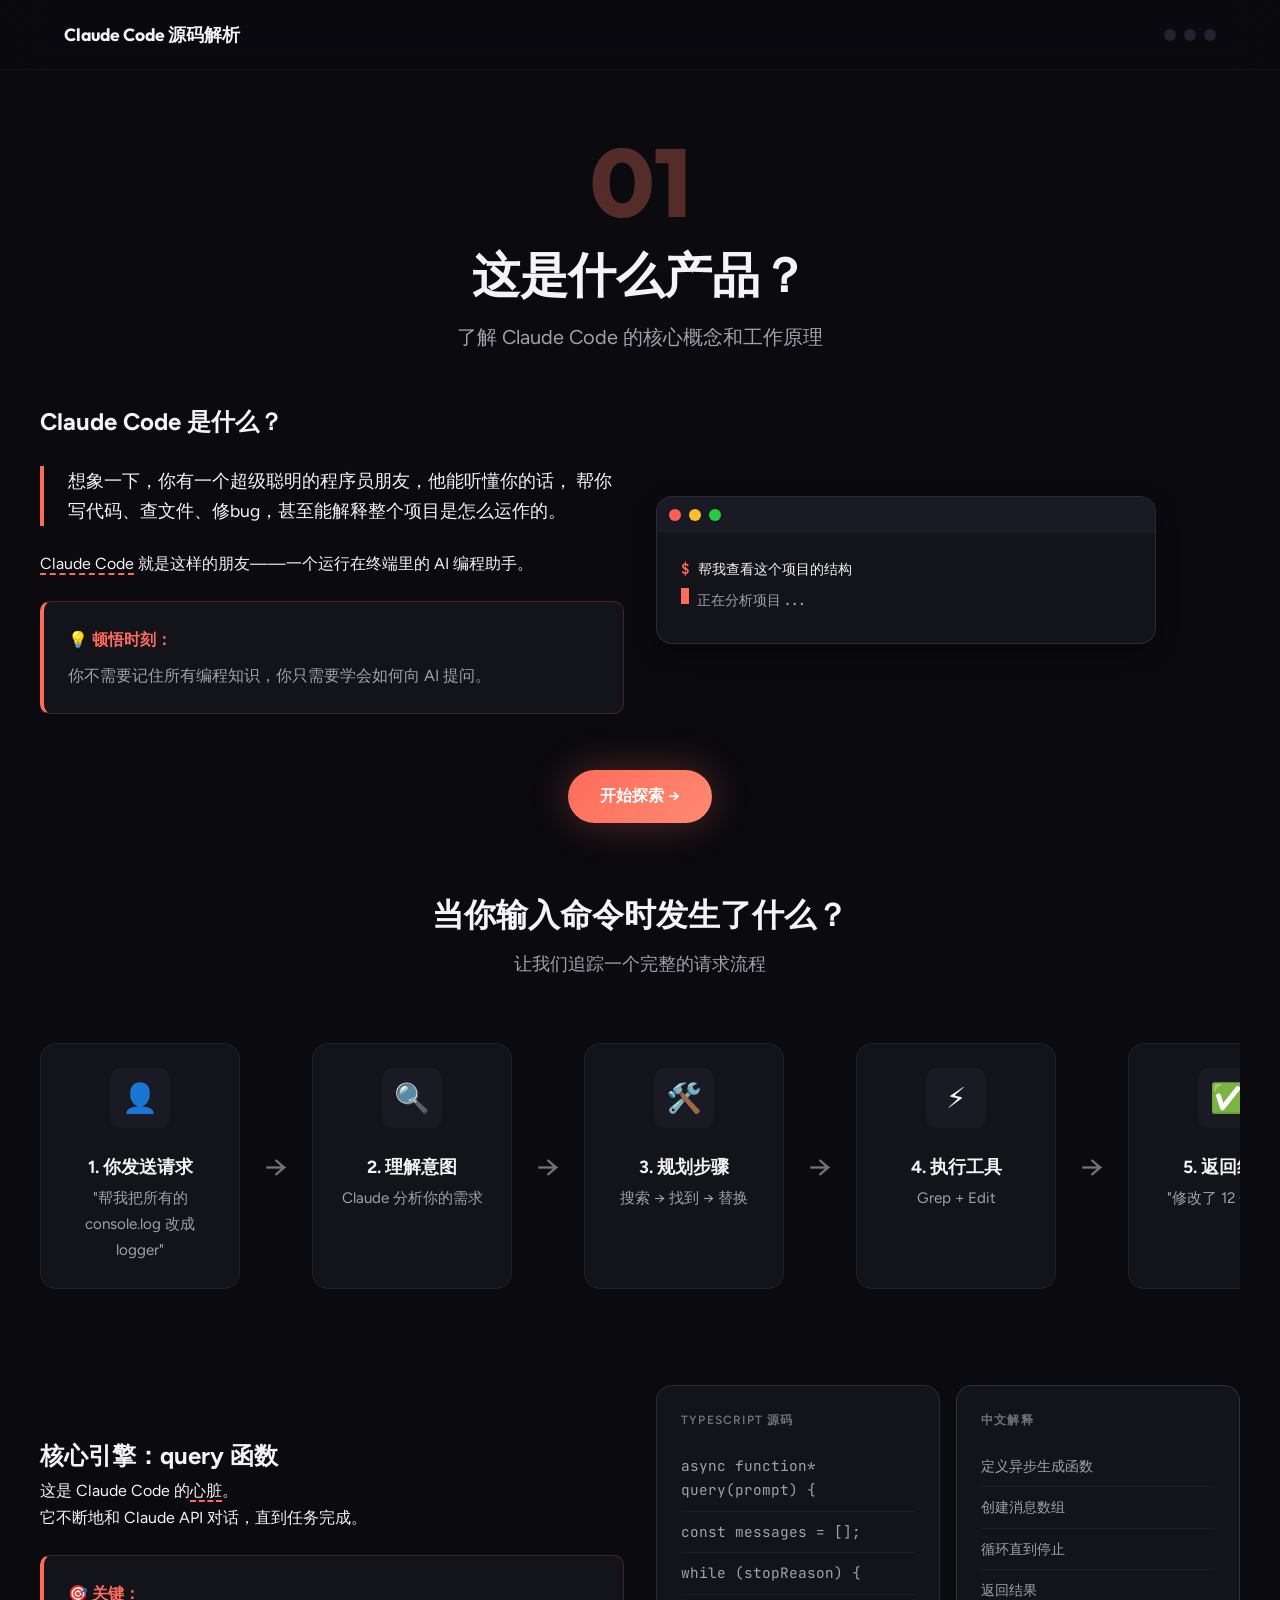
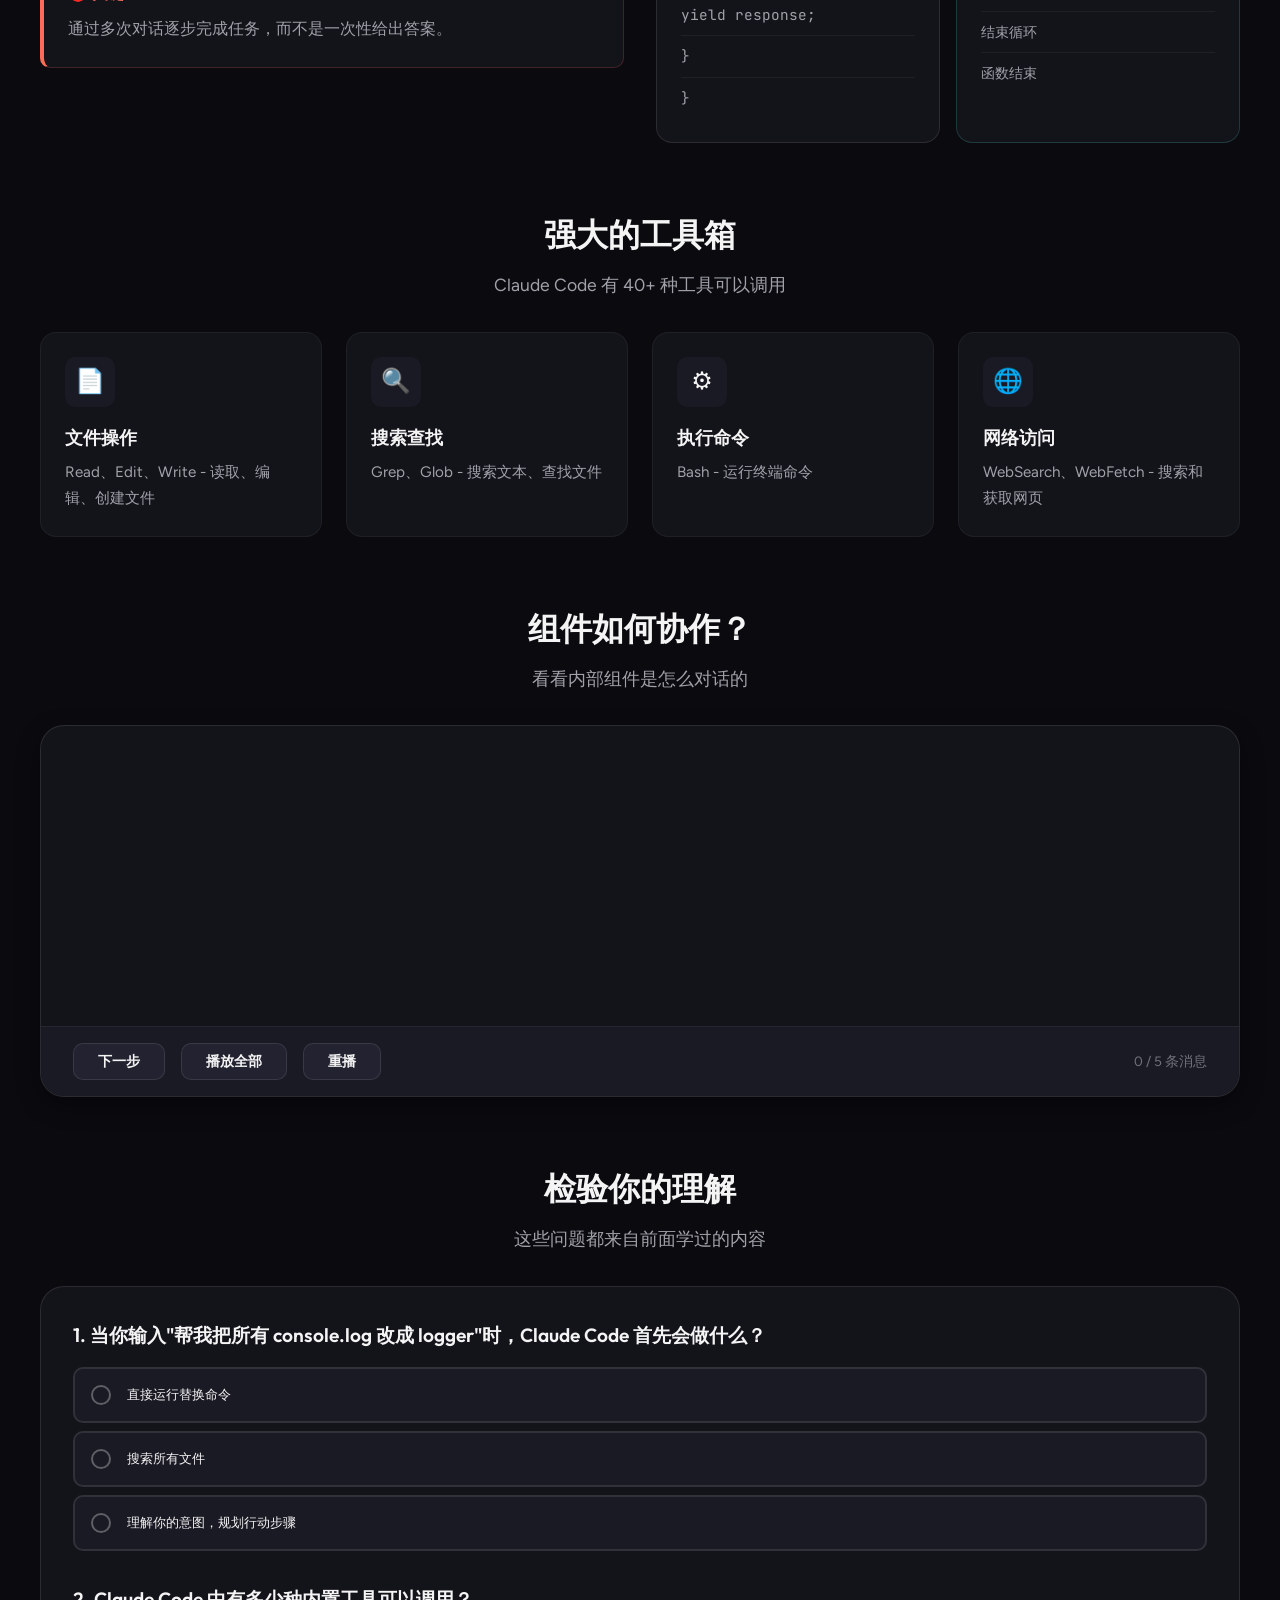
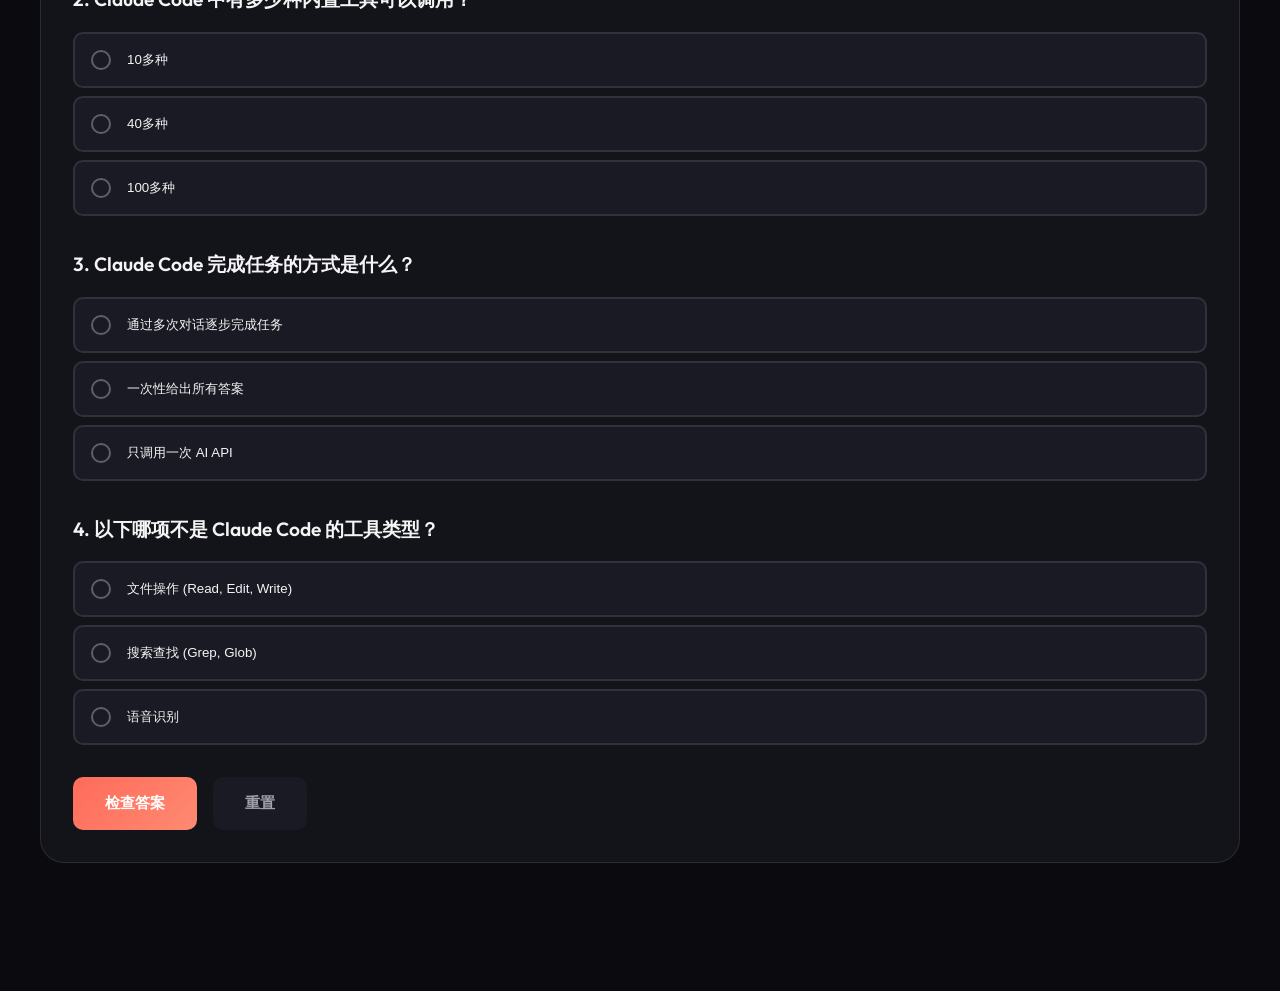
<file: index-final.html>
<!DOCTYPE html>
<html lang="zh-CN">
<head>
  <meta charset="UTF-8">
  <meta name="viewport" content="width=device-width, initial-scale=1.0">
  <title>Claude Code 源码解析 — AI 编程助手如何工作</title>

  <!-- Premium Fonts -->
  <link rel="preconnect" href="https://fonts.googleapis.com">
  <link rel="preconnect" href="https://fonts.gstatic.com" crossorigin>
  <link href="https://fonts.googleapis.com/css2?family=Outfit:wght@400;500;600;700;800&family=Figtree:wght@400;500;600;700&family=JetBrains+Mono:wght@400;500;600&display=swap" rel="stylesheet">

  <style>
    /* ── CSS VARIABLES ─────────────────────────────────────────── */
    :root {
      /* PALETTE */
      --bg-primary: #0a0a0f;
      --bg-secondary: #13131a;
      --bg-tertiary: #1a1a24;
      --bg-elevated: #222230;

      --text-primary: #f4f4f5;
      --text-secondary: #a1a1aa;
      --text-muted: #71717a;

      --accent-coral: #ff6b5b;
      --accent-teal: #4fd1c5;
      --accent-violet: #a78bfa;
      --accent-amber: #fbbf24;

      /* GRADIENTS */
      --gradient-primary: linear-gradient(135deg, #ff6b5b 0%, #ff8a71 100%);

      /* TYPOGRAPHY */
      --font-display: 'Outfit', system-ui, sans-serif;
      --font-body: 'Figtree', system-ui, sans-serif;
      --font-mono: 'JetBrains Mono', 'Fira Code', monospace;

      /* SPACING */
      --space-md: 1rem;
      --space-lg: 1.5rem;
      --space-xl: 2rem;
      --space-2xl: 3rem;
      --space-3xl: 4rem;

      /* BORDERS & RADIUS */
      --radius-md: 10px;
      --radius-lg: 16px;
      --radius-xl: 24px;
      --radius-full: 9999px;

      /* SHADOWS */
      --shadow-md: 0 4px 12px rgba(0, 0, 0, 0.2);
      --shadow-lg: 0 8px 24px rgba(0, 0, 0, 0.3);
      --shadow-glow-coral: 0 0 40px rgba(255, 107, 91, 0.3);
    }

    /* ── RESET ─────────────────────────────────────────────────── */
    *, *::before, *::after {
      box-sizing: border-box;
      margin: 0;
      padding: 0;
    }

    body {
      font-family: var(--font-body);
      font-size: 16px;
      line-height: 1.7;
      color: var(--text-primary);
      background: var(--bg-primary);
      -webkit-font-smoothing: antialiased;
    }

    /* ── NAVIGATION ─────────────────────────────────────────── */
    .nav {
      position: fixed;
      top: 0;
      left: 0;
      right: 0;
      height: 70px;
      background: rgba(10, 10, 15, 0.8);
      backdrop-filter: blur(20px);
      border-bottom: 1px solid rgba(255, 255, 255, 0.05);
      z-index: 1000;
    }

    .nav-inner {
      max-width: 1200px;
      margin: 0 auto;
      padding: 0 1.5rem;
      height: 100%;
      display: flex;
      align-items: center;
      justify-content: space-between;
      gap: 1.5rem;
    }

    .nav-title {
      font-family: var(--font-display);
      font-size: 1.1rem;
      font-weight: 700;
      color: var(--text-primary);
    }

    .nav-dots {
      display: flex;
      align-items: center;
      gap: 0.5rem;
    }

    .nav-dot {
      width: 12px;
      height: 12px;
      border-radius: 50%;
      background: var(--bg-elevated);
      border: 2px solid transparent;
      cursor: pointer;
      transition: all 0.3s;
    }

    .nav-dot.active {
      background: var(--accent-coral);
      box-shadow: 0 0 20px rgba(255, 107, 91, 0.5);
      transform: scale(1.2);
    }

    .nav-dot.visited {
      background: var(--accent-teal);
    }

    .progress-bar {
      position: absolute;
      bottom: 0;
      left: 0;
      height: 3px;
      background: var(--gradient-primary);
      transition: width 0.1s linear;
    }

    /* ── MAIN CONTENT ─────────────────────────────────────── */
    main {
      padding-top: 70px;
    }

    .module {
      min-height: 100vh;
      padding: 4rem 1.5rem;
    }

    .module-content {
      max-width: 1200px;
      margin: 0 auto;
    }

    .module-header {
      margin-bottom: 3rem;
      text-align: center;
    }

    .module-number {
      font-family: var(--font-display);
      font-size: 6rem;
      font-weight: 800;
      background: var(--gradient-primary);
      -webkit-background-clip: text;
      -webkit-text-fill-color: transparent;
      background-clip: text;
      opacity: 0.3;
      line-height: 1;
      margin-bottom: 1rem;
      display: block;
    }

    .module-title {
      font-family: var(--font-display);
      font-size: clamp(2rem, 4vw, 3rem);
      font-weight: 700;
      line-height: 1.2;
      margin-bottom: 1rem;
    }

    .module-subtitle {
      font-size: 1.25rem;
      color: var(--text-secondary);
    }

    /* ── SCREENS ───────────────────────────────────────────── */
    .screen {
      margin-bottom: 4rem;
    }

    .screen-heading {
      text-align: center;
      margin-bottom: 2rem;
    }

    .screen-heading h2 {
      font-family: var(--font-display);
      font-size: clamp(1.5rem, 3vw, 2rem);
      font-weight: 700;
      margin-bottom: 0.5rem;
    }

    .subtitle {
      font-size: 1.1rem;
      color: var(--text-secondary);
    }

    /* ── CONTENT GRID ────────────────────────────────────── */
    .content-grid {
      display: grid;
      grid-template-columns: 1fr;
      gap: 2rem;
    }

    @media (min-width: 768px) {
      .content-grid {
        grid-template-columns: 1fr 1fr;
        align-items: center;
      }

      .content-grid.reverse {
        direction: rtl;
      }

      .content-grid.reverse > * {
        direction: ltr;
      }
    }

    /* ── TERMINAL DEMO ───────────────────────────────────── */
    .terminal-demo {
      background: var(--bg-secondary);
      border: 1px solid rgba(255, 255, 255, 0.1);
      border-radius: var(--radius-lg);
      overflow: hidden;
      box-shadow: var(--shadow-lg);
      max-width: 500px;
    }

    .terminal-header {
      background: var(--bg-tertiary);
      padding: 0.75rem;
      display: flex;
      gap: 0.5rem;
    }

    .dot {
      width: 12px;
      height: 12px;
      border-radius: 50%;
    }

    .dot.red { background: #ff5f56; }
    .dot.yellow { background: #ffbd2e; }
    .dot.green { background: #27ca40; }

    .terminal-body {
      padding: 1.5rem;
      font-family: var(--font-mono);
      font-size: 0.9rem;
      line-height: 1.6;
    }

    .terminal-line {
      margin-bottom: 0.5rem;
      display: flex;
      gap: 0.5rem;
    }

    .prompt {
      color: var(--accent-coral);
      font-weight: 600;
    }

    .command {
      color: var(--text-primary);
    }

    .response {
      color: var(--text-secondary);
    }

    .cursor {
      display: inline-block;
      width: 8px;
      height: 16px;
      background: var(--accent-coral);
      animation: blink 1s infinite;
    }

    @keyframes blink {
      0%, 50% { opacity: 1; }
      51%, 100% { opacity: 0; }
    }

    /* ── CALLOUT BOXES ────────────────────────────────── */
    .callout {
      background: var(--bg-secondary);
      border: 1px solid rgba(255, 107, 91, 0.2);
      border-left: 4px solid var(--accent-coral);
      border-radius: var(--radius-md);
      padding: 1.5rem;
      margin: 1.5rem 0;
    }

    .callout strong {
      color: var(--accent-coral);
      font-weight: 600;
      display: block;
      margin-bottom: 0.5rem;
    }

    .callout p {
      color: var(--text-secondary);
      margin: 0;
    }

    /* ── NAV BUTTONS ───────────────────────────────────── */
    .nav-button {
      display: inline-flex;
      align-items: center;
      gap: 0.5rem;
      padding: 1rem 2rem;
      background: var(--gradient-primary);
      color: white;
      border: none;
      border-radius: var(--radius-full);
      font-family: var(--font-body);
      font-size: 1rem;
      font-weight: 600;
      cursor: pointer;
      transition: all 0.3s;
      box-shadow: var(--shadow-glow-coral);
    }

    .nav-button:hover {
      transform: translateY(-2px);
      box-shadow: 0 0 60px rgba(255, 107, 91, 0.5);
    }

    /* ── FLOW ANIMATION ─────────────────────────────────── */
    .flow-animation {
      display: flex;
      flex-direction: column;
      gap: 1.5rem;
      padding: 2rem 0;
    }

    .flow-step {
      display: flex;
      align-items: center;
      gap: 1.5rem;
      padding: 1.5rem;
      background: var(--bg-secondary);
      border: 1px solid rgba(255, 255, 255, 0.05);
      border-radius: var(--radius-lg);
      transition: all 0.3s;
    }

    .flow-step:hover {
      background: var(--bg-tertiary);
      transform: translateX(8px);
    }

    .step-icon {
      width: 60px;
      height: 60px;
      display: flex;
      align-items: center;
      justify-content: center;
      font-size: 1.8rem;
      background: var(--bg-tertiary);
      border-radius: var(--radius-md);
      flex-shrink: 0;
    }

    .step-content h3 {
      font-size: 1.1rem;
      margin-bottom: 0.25rem;
      color: var(--text-primary);
    }

    .step-content p {
      font-size: 0.95rem;
      margin: 0;
      color: var(--text-secondary);
    }

    .flow-arrow {
      display: flex;
      align-items: center;
      justify-content: center;
      font-size: 2rem;
      color: var(--text-muted);
    }

    @media (min-width: 768px) {
      .flow-animation {
        flex-direction: row;
        flex-wrap: nowrap;
        overflow-x: auto;
      }

      .flow-step {
        flex-direction: column;
        min-width: 200px;
        text-align: center;
      }

      .flow-arrow {
        display: flex;
      }
    }

    /* ── TRANSLATION BLOCKS ─────────────────────────────── */
    .translation-block {
      display: grid;
      grid-template-columns: 1fr;
      gap: 1rem;
    }

    @media (min-width: 768px) {
      .translation-block {
        grid-template-columns: 1fr 1fr;
      }
    }

    .translation-code,
    .translation-english {
      background: var(--bg-secondary);
      border: 1px solid rgba(255, 255, 255, 0.1);
      border-radius: var(--radius-lg);
      padding: 1.5rem;
    }

    .translation-english {
      border-color: rgba(79, 209, 197, 0.2);
    }

    .translation-label {
      display: block;
      font-size: 0.75rem;
      text-transform: uppercase;
      letter-spacing: 0.1em;
      color: var(--text-muted);
      margin-bottom: 1rem;
      font-weight: 600;
    }

    .translation-lines .tl {
      padding: 0.5rem 0;
      border-bottom: 1px solid rgba(255, 255, 255, 0.05);
      font-size: 0.9rem;
      color: var(--text-secondary);
      font-family: var(--font-mono);
    }

    .translation-lines .tl:last-child {
      border-bottom: none;
    }

    /* ── PATTERN CARDS ──────────────────────────────────── */
    .pattern-cards {
      display: grid;
      grid-template-columns: repeat(auto-fit, minmax(250px, 1fr));
      gap: 1.5rem;
    }

    .pattern-card {
      background: var(--bg-secondary);
      border: 1px solid rgba(255, 255, 255, 0.05);
      border-radius: var(--radius-lg);
      padding: 1.5rem;
      transition: all 0.3s;
    }

    .pattern-card:hover {
      transform: translateY(-4px);
      border-color: rgba(255, 107, 91, 0.2);
      box-shadow: var(--shadow-glow-coral);
    }

    .pattern-icon {
      width: 50px;
      height: 50px;
      display: flex;
      align-items: center;
      justify-content: center;
      font-size: 1.5rem;
      background: var(--bg-tertiary);
      border-radius: var(--radius-md);
      margin-bottom: 1rem;
    }

    .pattern-title {
      font-family: var(--font-display);
      font-size: 1.1rem;
      font-weight: 600;
      margin-bottom: 0.5rem;
      color: var(--text-primary);
    }

    .pattern-desc {
      font-size: 0.95rem;
      color: var(--text-secondary);
      margin: 0;
    }

    /* ── CHAT WINDOW ─────────────────────────────────────── */
    .chat-window {
      background: var(--bg-secondary);
      border: 1px solid rgba(255, 255, 255, 0.1);
      border-radius: var(--radius-xl);
      overflow: hidden;
      box-shadow: var(--shadow-lg);
      margin: 2rem 0;
    }

    .chat-messages {
      padding: 2rem;
      display: flex;
      flex-direction: column;
      gap: 1.5rem;
      min-height: 300px;
    }

    .chat-message {
      display: none;
      align-items: flex-end;
      gap: 1rem;
    }

    @keyframes slideUp {
      from {
        opacity: 0;
        transform: translateY(20px);
      }
      to {
        opacity: 1;
        transform: translateY(0);
      }
    }

    .chat-avatar {
      width: 40px;
      height: 40px;
      border-radius: var(--radius-md);
      display: flex;
      align-items: center;
      justify-content: center;
      font-family: var(--font-display);
      font-size: 0.9rem;
      font-weight: 700;
      color: white;
      flex-shrink: 0;
    }

    .chat-bubble {
      max-width: 70%;
      padding: 1rem 1.5rem;
      background: var(--bg-tertiary);
      border-radius: var(--radius-lg);
      border-top-left-radius: 4px;
    }

    .chat-sender {
      display: block;
      font-size: 0.7rem;
      font-weight: 700;
      margin-bottom: 0.25rem;
      text-transform: uppercase;
      letter-spacing: 0.05em;
      color: var(--accent-coral);
    }

    .chat-bubble p {
      font-size: 0.95rem;
      margin: 0;
      color: var(--text-secondary);
    }

    .chat-controls {
      padding: 1rem 2rem;
      border-top: 1px solid rgba(255, 255, 255, 0.05);
      display: flex;
      align-items: center;
      gap: 1rem;
      background: var(--bg-tertiary);
    }

    .chat-btn {
      padding: 0.5rem 1.5rem;
      background: var(--bg-elevated);
      color: var(--text-primary);
      border: 1px solid rgba(255, 255, 255, 0.1);
      border-radius: var(--radius-md);
      font-family: var(--font-body);
      font-size: 0.9rem;
      font-weight: 600;
      cursor: pointer;
      transition: all 0.3s;
    }

    .chat-btn:hover {
      background: var(--accent-coral);
      color: white;
      border-color: var(--accent-coral);
    }

    .chat-progress {
      margin-left: auto;
      font-size: 0.85rem;
      color: var(--text-muted);
    }

    .chat-typing {
      display: none;
      align-items: center;
      gap: 1rem;
      padding: 0 2rem 1rem;
    }

    .chat-typing-dots {
      display: flex;
      gap: 0.25rem;
      background: var(--bg-tertiary);
      padding: 0.75rem 1rem;
      border-radius: var(--radius-md);
    }

    .typing-dot {
      width: 8px;
      height: 8px;
      border-radius: 50%;
      background: var(--text-muted);
      animation: typingBounce 1.4s infinite;
    }

    .typing-dot:nth-child(2) { animation-delay: 0.2s; }
    .typing-dot:nth-child(3) { animation-delay: 0.4s; }

    @keyframes typingBounce {
      0%, 60%, 100% { transform: translateY(0); }
      30% { transform: translateY(-6px); }
    }

    /* ── QUIZ ─────────────────────────────────────────────── */
    .quiz-container {
      background: var(--bg-secondary);
      border: 1px solid rgba(255, 255, 255, 0.1);
      border-radius: var(--radius-xl);
      padding: 2rem;
    }

    .quiz-question-block {
      margin-bottom: 2rem;
    }

    .quiz-question {
      font-family: var(--font-display);
      font-size: 1.2rem;
      font-weight: 600;
      margin-bottom: 1rem;
    }

    .quiz-options {
      display: flex;
      flex-direction: column;
      gap: 0.5rem;
    }

    .quiz-option {
      display: flex;
      align-items: center;
      gap: 1rem;
      padding: 1rem;
      background: var(--bg-tertiary);
      border: 2px solid rgba(255, 255, 255, 0.1);
      border-radius: var(--radius-md);
      cursor: pointer;
      transition: all 0.3s;
      color: var(--text-primary) !important;
    }

    .quiz-option:hover {
      background: var(--bg-elevated);
      border-color: rgba(255, 107, 91, 0.3);
      transform: translateX(4px);
    }

    .quiz-option.selected {
      background: rgba(255, 107, 91, 0.15);
      border-color: var(--accent-coral);
      color: var(--accent-coral) !important;
    }

    .quiz-option.correct {
      background: rgba(74, 222, 128, 0.15);
      border-color: #4ade80;
      color: #4ade80 !important;
    }

    .quiz-option.incorrect {
      background: rgba(248, 113, 113, 0.15);
      border-color: #f87171;
      color: #f87171 !important;
    }

    .quiz-option:disabled {
      cursor: default;
      opacity: 0.7;
    }

    .quiz-option span:not(.quiz-option-radio) {
      color: inherit;
      font-weight: 500;
    }

    .quiz-option-radio {
      width: 20px;
      height: 20px;
      border-radius: 50%;
      border: 2px solid rgba(255, 255, 255, 0.3);
      flex-shrink: 0;
      background: transparent;
    }

    .quiz-option:hover .quiz-option-radio {
      border-color: var(--accent-coral);
    }

    .quiz-option.selected .quiz-option-radio {
      background: var(--accent-coral);
      border-color: var(--accent-coral);
      box-shadow: inset 0 0 0 4px var(--bg-tertiary);
    }

    .quiz-option.correct .quiz-option-radio {
      background: #4ade80;
      border-color: #4ade80;
      box-shadow: inset 0 0 0 4px var(--bg-tertiary);
    }

    .quiz-option.incorrect .quiz-option-radio {
      background: #f87171;
      border-color: #f87171;
      box-shadow: inset 0 0 0 4px var(--bg-tertiary);
    }

    .quiz-buttons {
      display: flex;
      gap: 1rem;
    }

    .quiz-check-btn,
    .quiz-reset-btn {
      padding: 1rem 2rem;
      border-radius: var(--radius-md);
      font-size: 0.95rem;
      font-weight: 600;
      cursor: pointer;
      border: none;
      transition: all 0.3s;
    }

    .quiz-check-btn {
      background: var(--gradient-primary);
      color: white;
    }

    .quiz-check-btn:hover {
      transform: translateY(-2px);
      box-shadow: 0 0 60px rgba(255, 107, 91, 0.5);
    }

    .quiz-reset-btn {
      background: var(--bg-tertiary);
      color: var(--text-secondary);
    }

    /* ── UTILITIES ───────────────────────────────────────── */
    .text-center {
      text-align: center;
    }

    .highlight {
      font-size: 1.1rem;
      color: var(--text-primary);
      border-left: 4px solid var(--accent-coral);
      padding-left: 1.5rem;
      margin: 1.5rem 0;
    }

    .term {
      border-bottom: 2px dashed var(--accent-coral);
      cursor: pointer;
    }

    /* ── RESPONSIVE ───────────────────────────────────────── */
    @media (max-width: 768px) {
      .module {
        padding: 3rem 1rem;
      }

      .module-number {
        font-size: 4rem;
      }

      .flow-arrow {
        display: none;
      }
    }
  </style>
</head>
<body>

  <!-- Navigation -->
  <nav class="nav" id="nav">
    <div class="progress-bar" id="progress-bar"></div>
    <div class="nav-inner">
      <span class="nav-title">Claude Code 源码解析</span>
      <div class="nav-dots" id="nav-dots">
        <button class="nav-dot" data-target="module-1" data-tooltip="这是什么产品？"></button>
        <button class="nav-dot" data-target="module-2" data-tooltip="核心组件"></button>
        <button class="nav-dot" data-target="module-3" data-tooltip="工具系统"></button>
      </div>
    </div>
  </nav>

  <main id="main">

    <!-- Module 1 -->
    <section class="module" id="module-1">
      <div class="module-content">
        <div class="module-header">
          <span class="module-number">01</span>
          <h1 class="module-title">这是什么产品？</h1>
          <p class="module-subtitle">了解 Claude Code 的核心概念和工作原理</p>
        </div>

        <!-- Screen 1 -->
        <div class="screen">
          <div class="content-grid">
            <div class="text-column">
              <h2>Claude Code 是什么？</h2>
              <p class="highlight">
                想象一下，你有一个超级聪明的程序员朋友，他能听懂你的话，
                帮你写代码、查文件、修bug，甚至能解释整个项目是怎么运作的。
              </p>
              <p>
                <span class="term" data-definition="AI编程助手：使用人工智能技术帮助开发者编写、理解和改进代码的工具">Claude Code</span>
                就是这样的朋友——一个运行在终端里的 AI 编程助手。
              </p>
              <div class="callout">
                <strong>💡 顿悟时刻：</strong>
                <p>你不需要记住所有编程知识，你只需要学会如何向 AI 提问。</p>
              </div>
            </div>
            <div class="visual-column">
              <div class="terminal-demo">
                <div class="terminal-header">
                  <span class="dot red"></span>
                  <span class="dot yellow"></span>
                  <span class="dot green"></span>
                </div>
                <div class="terminal-body">
                  <div class="terminal-line">
                    <span class="prompt">$</span>
                    <span class="command">帮我查看这个项目的结构</span>
                  </div>
                  <div class="terminal-line response">
                    <span class="cursor"></span>
                    <span>正在分析项目...</span>
                  </div>
                </div>
              </div>
            </div>
          </div>
          <div class="text-center" style="margin-top: 2rem;">
            <button class="nav-button" onclick="document.querySelector('.screen[data-screen=\'2\']').scrollIntoView({behavior: 'smooth'})">
              开始探索 →
            </button>
          </div>
        </div>

        <!-- Screen 2 -->
        <div class="screen" data-screen="2">
          <div class="screen-heading">
            <h2>当你输入命令时发生了什么？</h2>
            <p class="subtitle">让我们追踪一个完整的请求流程</p>
          </div>

          <div class="flow-animation">
            <div class="flow-step">
              <div class="step-icon">👤</div>
              <div class="step-content">
                <h3>1. 你发送请求</h3>
                <p>"帮我把所有的 console.log 改成 logger"</p>
              </div>
            </div>
            <div class="flow-arrow">→</div>
            <div class="flow-step">
              <div class="step-icon">🔍</div>
              <div class="step-content">
                <h3>2. 理解意图</h3>
                <p>Claude 分析你的需求</p>
              </div>
            </div>
            <div class="flow-arrow">→</div>
            <div class="flow-step">
              <div class="step-icon">🛠️</div>
              <div class="step-content">
                <h3>3. 规划步骤</h3>
                <p>搜索 → 找到 → 替换</p>
              </div>
            </div>
            <div class="flow-arrow">→</div>
            <div class="flow-step">
              <div class="step-icon">⚡</div>
              <div class="step-content">
                <h3>4. 执行工具</h3>
                <p>Grep + Edit</p>
              </div>
            </div>
            <div class="flow-arrow">→</div>
            <div class="flow-step">
              <div class="step-icon">✅</div>
              <div class="step-content">
                <h3>5. 返回结果</h3>
                <p>"修改了 12 个文件"</p>
              </div>
            </div>
          </div>
        </div>

        <!-- Screen 3 -->
        <div class="screen" data-screen="3">
          <div class="content-grid reverse">
            <div class="visual-column">
              <div class="translation-block">
                <div class="translation-code">
                  <span class="translation-label">TypeScript 源码</span>
                  <div class="translation-lines">
                    <div class="tl">async function* query(prompt) {</div>
                    <div class="tl">  const messages = [];</div>
                    <div class="tl">  while (stopReason) {</div>
                    <div class="tl">    yield response;</div>
                    <div class="tl">  }</div>
                    <div class="tl">}</div>
                  </div>
                </div>
                <div class="translation-english">
                  <span class="translation-label">中文解释</span>
                  <div class="translation-lines">
                    <div class="tl">定义异步生成函数</div>
                    <div class="tl">创建消息数组</div>
                    <div class="tl">循环直到停止</div>
                    <div class="tl">返回结果</div>
                    <div class="tl">结束循环</div>
                    <div class="tl">函数结束</div>
                  </div>
                </div>
              </div>
            </div>
            <div class="text-column">
              <h2>核心引擎：query 函数</h2>
              <p>这是 Claude Code 的<span class="term" data-definition="心脏：系统的核心组件">心脏</span>。</p>
              <p>它不断地和 Claude API 对话，直到任务完成。</p>
              <div class="callout">
                <strong>🎯 关键：</strong>
                <p>通过多次对话逐步完成任务，而不是一次性给出答案。</p>
              </div>
            </div>
          </div>
        </div>

        <!-- Screen 4 -->
        <div class="screen" data-screen="4">
          <div class="screen-heading">
            <h2>强大的工具箱</h2>
            <p class="subtitle">Claude Code 有 40+ 种工具可以调用</p>
          </div>

          <div class="pattern-cards">
            <div class="pattern-card">
              <div class="pattern-icon">📄</div>
              <h3 class="pattern-title">文件操作</h3>
              <p class="pattern-desc">Read、Edit、Write - 读取、编辑、创建文件</p>
            </div>
            <div class="pattern-card">
              <div class="pattern-icon">🔍</div>
              <h3 class="pattern-title">搜索查找</h3>
              <p class="pattern-desc">Grep、Glob - 搜索文本、查找文件</p>
            </div>
            <div class="pattern-card">
              <div class="pattern-icon">⚙️</div>
              <h3 class="pattern-title">执行命令</h3>
              <p class="pattern-desc">Bash - 运行终端命令</p>
            </div>
            <div class="pattern-card">
              <div class="pattern-icon">🌐</div>
              <h3 class="pattern-title">网络访问</h3>
              <p class="pattern-desc">WebSearch、WebFetch - 搜索和获取网页</p>
            </div>
          </div>
        </div>

        <!-- Screen 5: Chat Demo -->
        <div class="screen" data-screen="5">
          <div class="screen-heading">
            <h2>组件如何协作？</h2>
            <p class="subtitle">看看内部组件是怎么对话的</p>
          </div>

          <div class="chat-window" id="chat-demo-1">
            <div class="chat-messages">
              <div class="chat-message" data-sender="User" style="display: none;">
                <div class="chat-avatar" style="background: var(--accent-coral);">U</div>
                <div class="chat-bubble">
                  <span class="chat-sender">用户</span>
                  <p>帮我把 README.md 中的标题改成中文</p>
                </div>
              </div>
              <div class="chat-message" data-sender="Claude" style="display: none;">
                <div class="chat-avatar" style="background: var(--accent-teal);">C</div>
                <div class="chat-bubble">
                  <span class="chat-sender">Claude</span>
                  <p>好的，我需要先读取 README.md 文件</p>
                </div>
              </div>
              <div class="chat-message" data-sender="ReadTool" style="display: none;">
                <div class="chat-avatar" style="background: var(--accent-violet);">R</div>
                <div class="chat-bubble">
                  <span class="chat-sender">Read 工具</span>
                  <p>已读取文件！找到标题："README"</p>
                </div>
              </div>
              <div class="chat-message" data-sender="EditTool" style="display: none;">
                <div class="chat-avatar" style="background: var(--accent-amber);">E</div>
                <div class="chat-bubble">
                  <span class="chat-sender">Edit 工具</span>
                  <p>完成！已替换为"README 说明文档"</p>
                </div>
              </div>
              <div class="chat-message" data-sender="Claude" style="display: none;">
                <div class="chat-avatar" style="background: var(--accent-teal);">C</div>
                <div class="chat-bubble">
                  <span class="chat-sender">Claude</span>
                  <p>✅ 已完成！标题已改成中文</p>
                </div>
              </div>
            </div>

            <div class="chat-typing">
              <div class="chat-avatar" style="background: var(--accent-coral);">U</div>
              <div class="chat-typing-dots">
                <span class="typing-dot"></span>
                <span class="typing-dot"></span>
                <span class="typing-dot"></span>
              </div>
            </div>

            <div class="chat-controls">
              <button class="chat-btn" id="chat-demo-1-next">下一步</button>
              <button class="chat-btn" id="chat-demo-1-all">播放全部</button>
              <button class="chat-btn" id="chat-demo-1-reset">重播</button>
              <span class="chat-progress" id="chat-demo-1-progress">0 / 5 条消息</span>
            </div>
          </div>
        </div>

        <!-- Screen 6: Quiz -->
        <div class="screen" data-screen="6">
          <div class="screen-heading">
            <h2>检验你的理解</h2>
            <p class="subtitle">这些问题都来自前面学过的内容</p>
          </div>

          <div class="quiz-container" id="quiz-1">

            <!-- 问题 1: 关于请求流程 -->
            <div class="quiz-question-block" data-correct="c">
              <p class="quiz-question">1. 当你输入"帮我把所有 console.log 改成 logger"时，Claude Code 首先会做什么？</p>
              <div class="quiz-options">
                <button class="quiz-option" data-value="a" onclick="selectOption(this)">
                  <span class="quiz-option-radio"></span>
                  <span>直接运行替换命令</span>
                </button>
                <button class="quiz-option" data-value="b" onclick="selectOption(this)">
                  <span class="quiz-option-radio"></span>
                  <span>搜索所有文件</span>
                </button>
                <button class="quiz-option" data-value="c" onclick="selectOption(this)">
                  <span class="quiz-option-radio"></span>
                  <span>理解你的意图，规划行动步骤</span>
                </button>
              </div>
            </div>

            <!-- 问题 2: 关于工具系统 -->
            <div class="quiz-question-block" data-correct="b">
              <p class="quiz-question">2. Claude Code 中有多少种内置工具可以调用？</p>
              <div class="quiz-options">
                <button class="quiz-option" data-value="a" onclick="selectOption(this)">
                  <span class="quiz-option-radio"></span>
                  <span>10多种</span>
                </button>
                <button class="quiz-option" data-value="b" onclick="selectOption(this)">
                  <span class="quiz-option-radio"></span>
                  <span>40多种</span>
                </button>
                <button class="quiz-option" data-value="c" onclick="selectOption(this)">
                  <span class="quiz-option-radio"></span>
                  <span>100多种</span>
                </button>
              </div>
            </div>

            <!-- 问题 3: 关于工作方式 -->
            <div class="quiz-question-block" data-correct="a">
              <p class="quiz-question">3. Claude Code 完成任务的方式是什么？</p>
              <div class="quiz-options">
                <button class="quiz-option" data-value="a" onclick="selectOption(this)">
                  <span class="quiz-option-radio"></span>
                  <span>通过多次对话逐步完成任务</span>
                </button>
                <button class="quiz-option" data-value="b" onclick="selectOption(this)">
                  <span class="quiz-option-radio"></span>
                  <span>一次性给出所有答案</span>
                </button>
                <button class="quiz-option" data-value="c" onclick="selectOption(this)">
                  <span class="quiz-option-radio"></span>
                  <span>只调用一次 AI API</span>
                </button>
              </div>
            </div>

            <!-- 问题 4: 关于工具类型 -->
            <div class="quiz-question-block" data-correct="c">
              <p class="quiz-question">4. 以下哪项不是 Claude Code 的工具类型？</p>
              <div class="quiz-options">
                <button class="quiz-option" data-value="a" onclick="selectOption(this)">
                  <span class="quiz-option-radio"></span>
                  <span>文件操作 (Read, Edit, Write)</span>
                </button>
                <button class="quiz-option" data-value="b" onclick="selectOption(this)">
                  <span class="quiz-option-radio"></span>
                  <span>搜索查找 (Grep, Glob)</span>
                </button>
                <button class="quiz-option" data-value="c" onclick="selectOption(this)">
                  <span class="quiz-option-radio"></span>
                  <span>语音识别</span>
                </button>
              </div>
            </div>

            <div class="quiz-buttons">
              <button class="quiz-check-btn" onclick="checkQuizSimple('quiz-1')">检查答案</button>
              <button class="quiz-reset-btn" onclick="resetQuizSimple('quiz-1')">重置</button>
            </div>
          </div>
        </div>

      </div>
    </section>

  </main>

  <script>
    // 聊天功能
    (function() {
      const messages = document.querySelectorAll('#chat-demo-1 .chat-message');
      const typingIndicator = document.querySelector('#chat-demo-1 .chat-typing');
      const nextBtn = document.getElementById('chat-demo-1-next');
      const allBtn = document.getElementById('chat-demo-1-all');
      const resetBtn = document.getElementById('chat-demo-1-reset');
      const progressDisplay = document.getElementById('chat-demo-1-progress');

      let currentIndex = 0;
      let animationInterval = null;

      function updateProgress() {
        progressDisplay.textContent = `${currentIndex} / ${messages.length} 条消息`;
      }

      function showMessage(index) {
        if (index >= messages.length) return;

        if (typingIndicator) {
          typingIndicator.style.display = 'flex';
        }

        setTimeout(() => {
          if (typingIndicator) {
            typingIndicator.style.display = 'none';
          }

          const message = messages[index];
          message.style.display = 'flex';
          message.style.animation = 'slideUp 0.4s cubic-bezier(0.34, 1.56, 0.64, 1)';

          currentIndex++;
          updateProgress();
        }, 600);
      }

      nextBtn.addEventListener('click', () => showMessage(currentIndex));

      allBtn.addEventListener('click', () => {
        if (animationInterval) return;

        // Reset first
        messages.forEach(msg => { msg.style.display = 'none'; });
        currentIndex = 0;
        updateProgress();

        setTimeout(() => {
          animationInterval = setInterval(() => {
            if (currentIndex >= messages.length) {
              clearInterval(animationInterval);
              animationInterval = null;
              return;
            }
            showMessage(currentIndex);
          }, 1500);
        }, 500);
      });

      resetBtn.addEventListener('click', () => {
        if (animationInterval) {
          clearInterval(animationInterval);
          animationInterval = null;
        }

        currentIndex = 0;
        updateProgress();

        messages.forEach(msg => {
          msg.style.display = 'none';
          msg.style.animation = '';
        });

        if (typingIndicator) {
          typingIndicator.style.display = 'none';
        }
      });

      updateProgress();
    })();

    // 测验功能
    function selectOption(btn) {
      const block = btn.closest('.quiz-question-block');
      block.querySelectorAll('.quiz-option').forEach(o => {
        o.classList.remove('selected');
      });
      btn.classList.add('selected');
    }

    function checkQuizSimple(containerId) {
      const container = document.getElementById(containerId);
      const blocks = container.querySelectorAll('.quiz-question-block');
      let allCorrect = true;
      let correctCount = 0;

      blocks.forEach(block => {
        const selected = block.querySelector('.quiz-option.selected');
        const correct = block.dataset.correct;
        const questionText = block.querySelector('.quiz-question').textContent;

        if (!selected) {
          alert('请先选择答案：' + questionText);
          return;
        }

        block.querySelectorAll('.quiz-option').forEach(o => {
          o.disabled = true;
        });

        if (selected.dataset.value === correct) {
          selected.classList.add('correct');
          correctCount++;
        } else {
          selected.classList.add('incorrect');
          const correctBtn = block.querySelector(`.quiz-option[data-value="${correct}"]`);
          if (correctBtn) correctBtn.classList.add('correct');
          allCorrect = false;
        }
      });

      // 显示结果
      if (correctCount === blocks.length) {
        alert('🎉 太棒了！全部正确！你掌握得很好！\n\n' + correctCount + '/' + blocks.length + ' 题正确');
      } else {
        alert('✨ 完成了！\n\n正确：' + correctCount + ' 题\n总计：' + blocks.length + ' 题\n\n红色标记的是正确答案，可以看看哦～');
      }
    }

    function resetQuizSimple(containerId) {
      const container = document.getElementById(containerId);
      container.querySelectorAll('.quiz-option').forEach(o => {
        o.classList.remove('selected', 'correct', 'incorrect');
        o.disabled = false;
      });
    }

    // 进度条
    window.addEventListener('scroll', () => {
      const scrollTop = window.scrollY;
      const scrollHeight = document.documentElement.scrollHeight - window.innerHeight;
      const progress = scrollHeight > 0 ? (scrollTop / scrollHeight) * 100 : 0;
      document.getElementById('progress-bar').style.width = progress + '%';
    });
  </script>

</body>
</html>
</file>
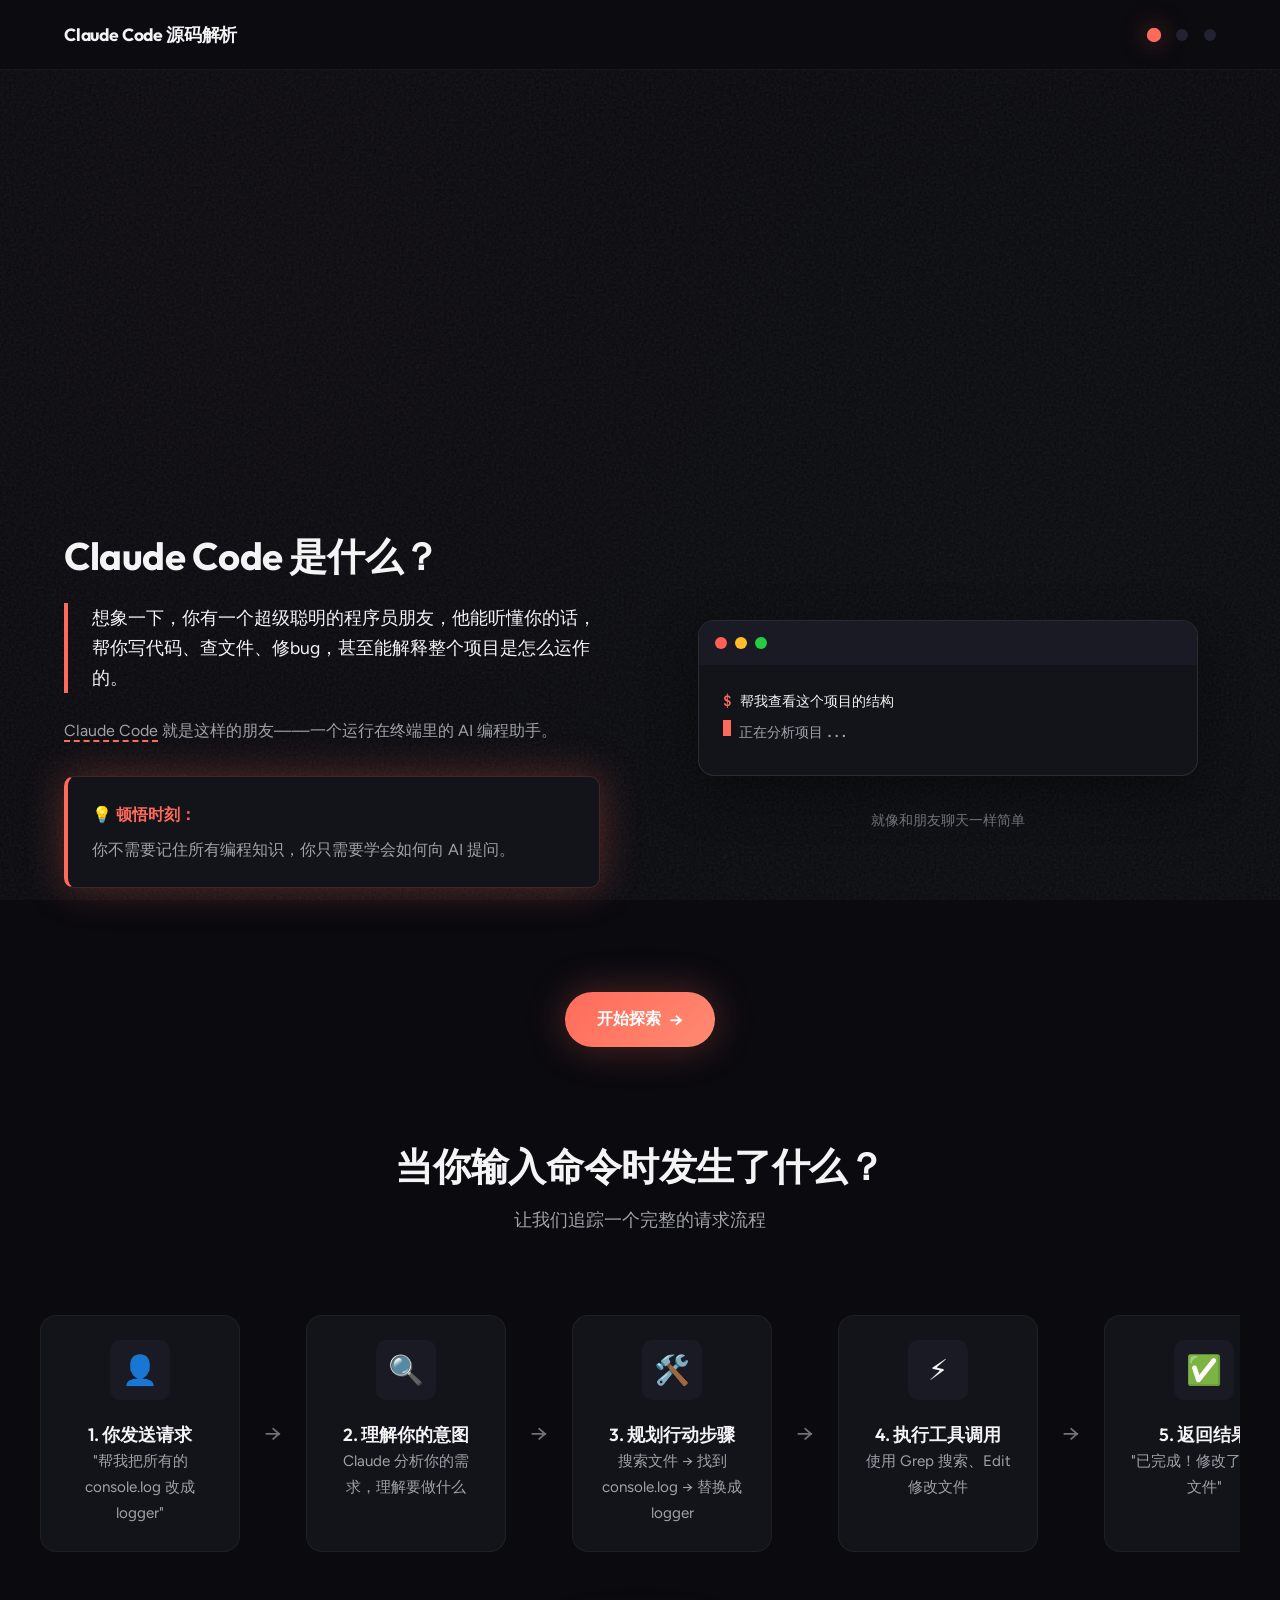
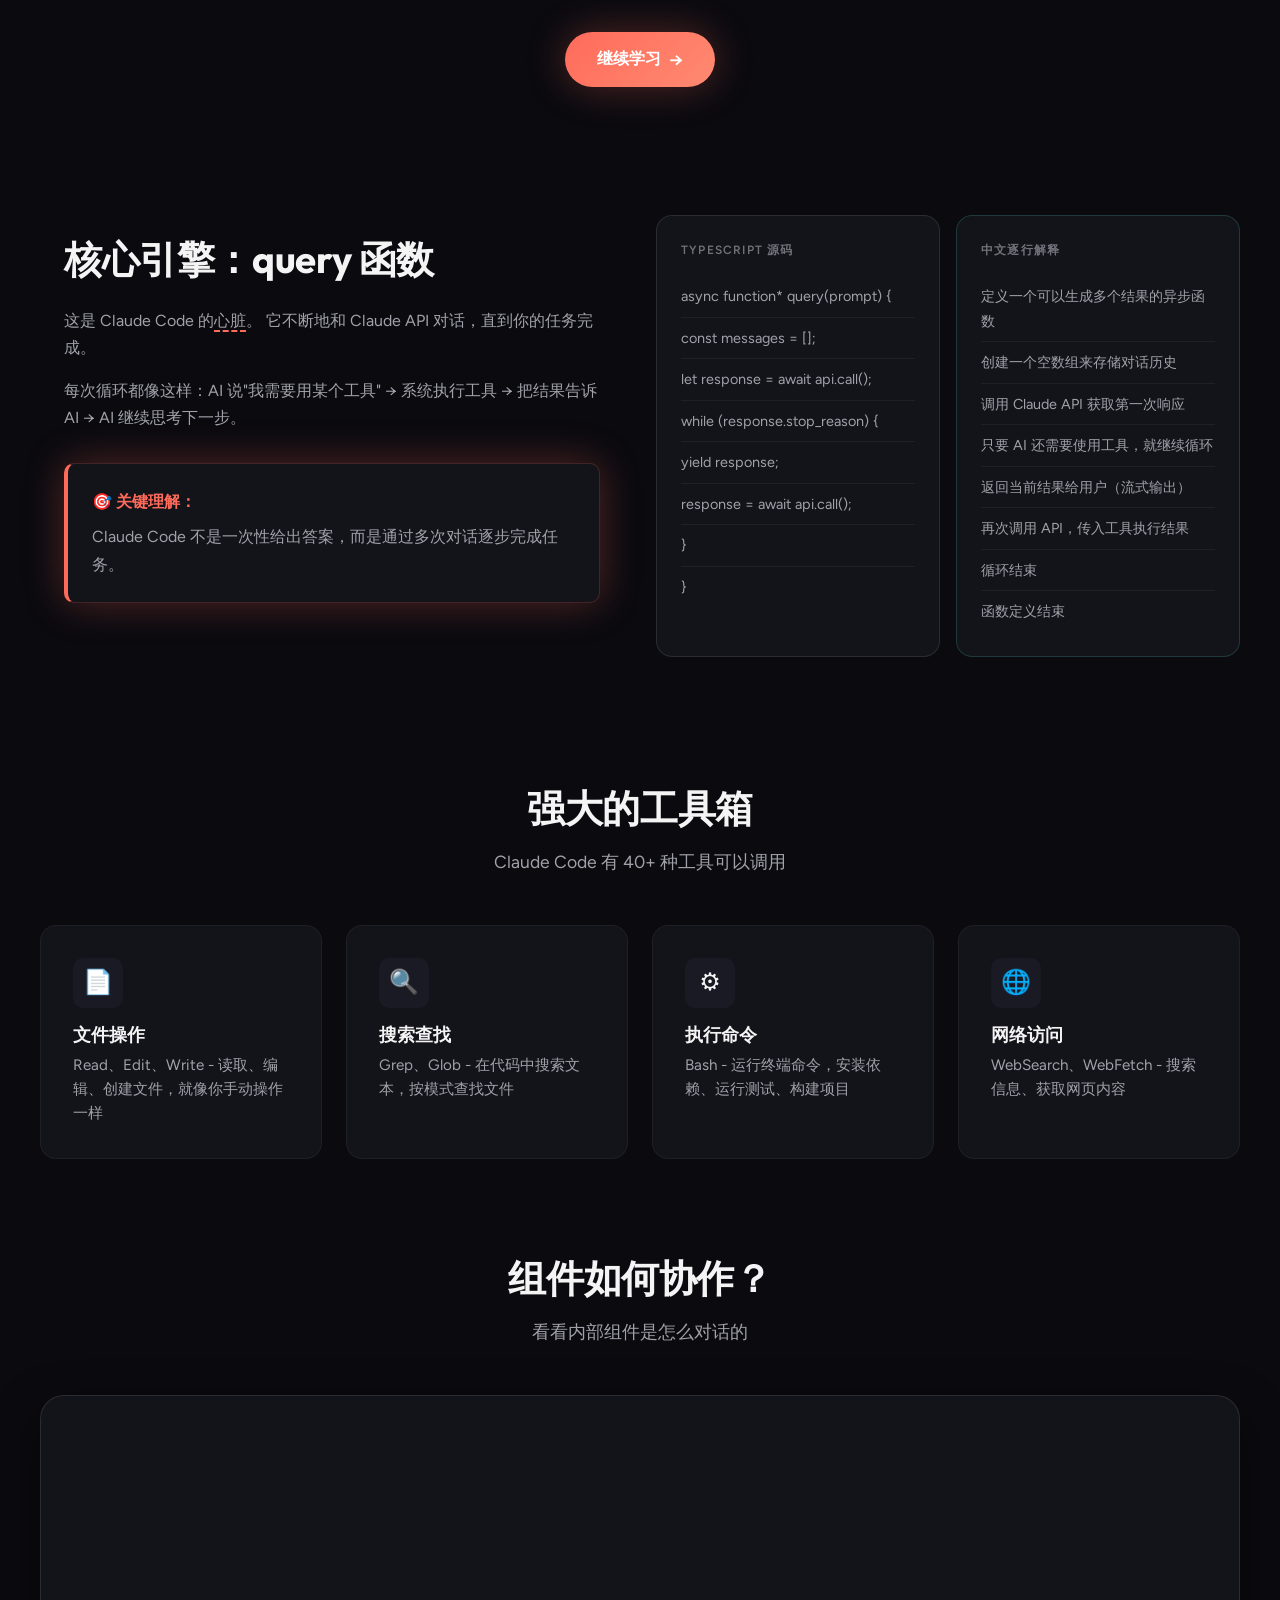
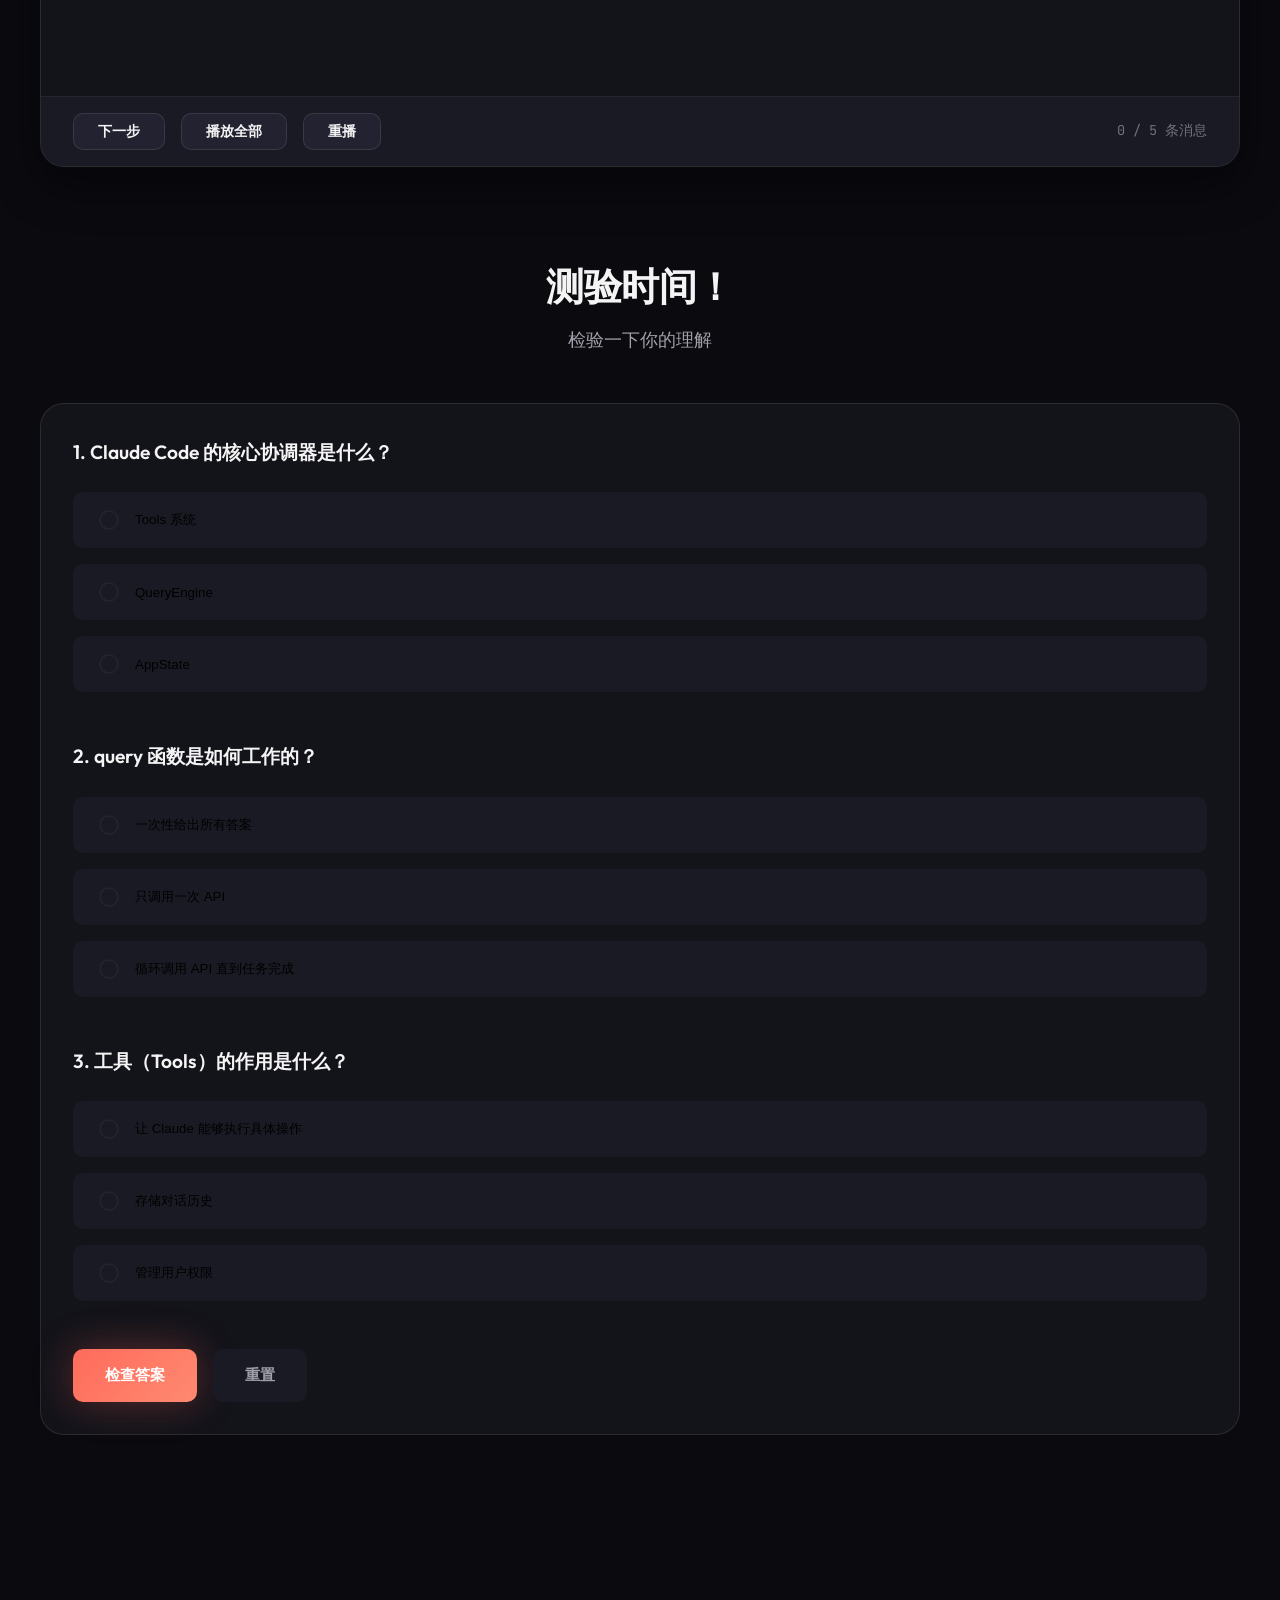
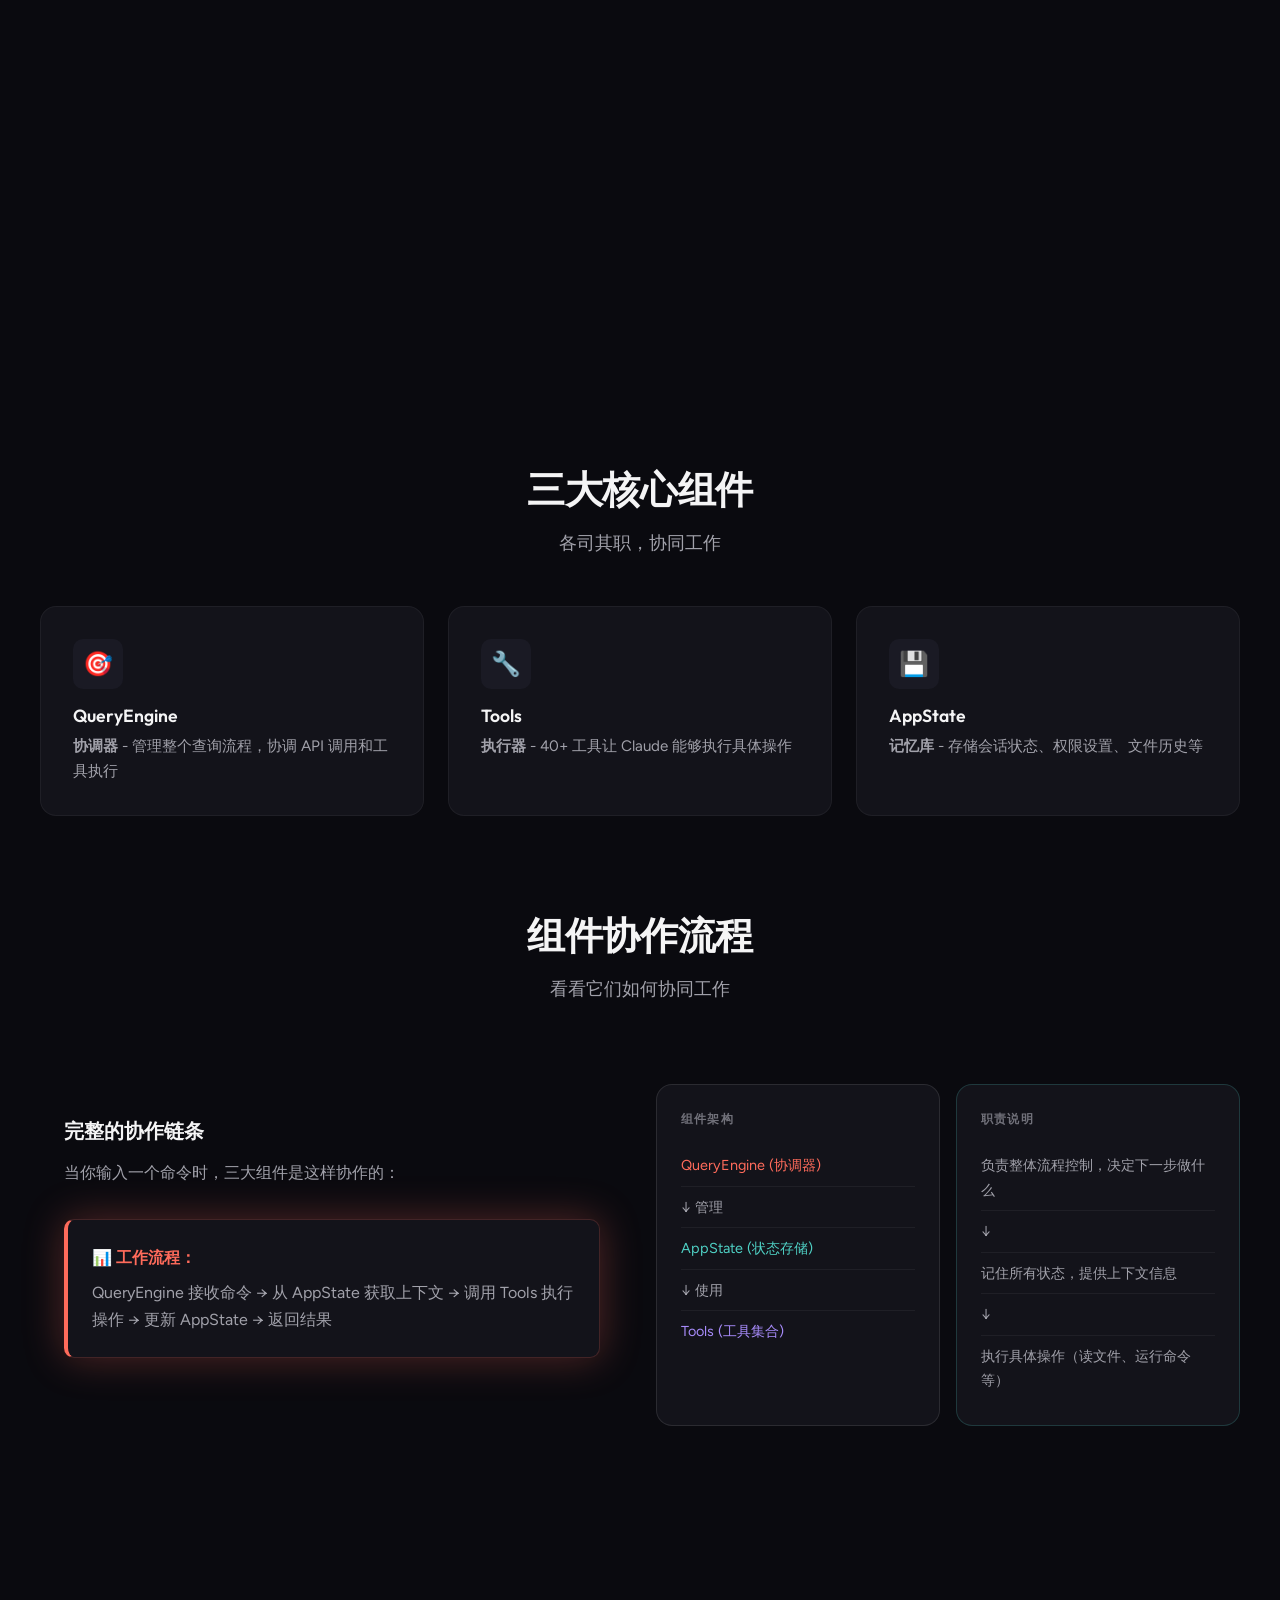
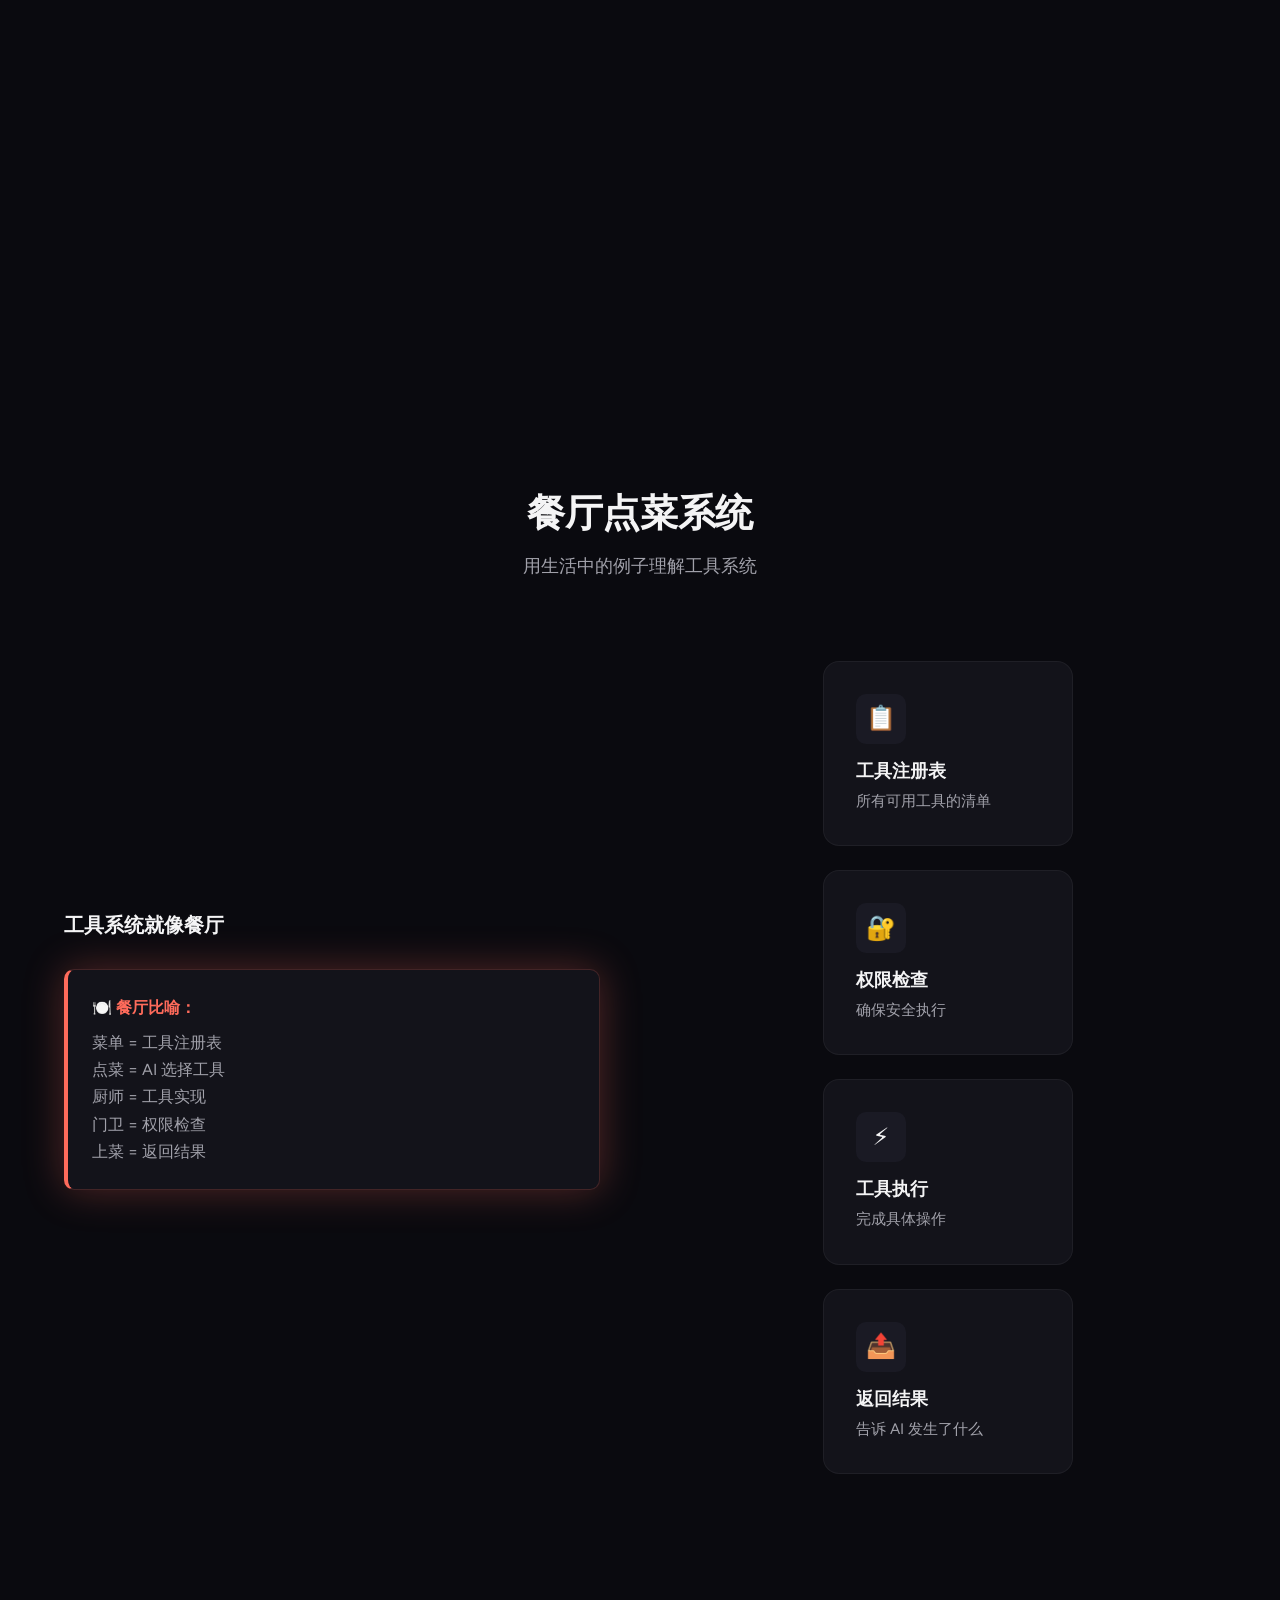
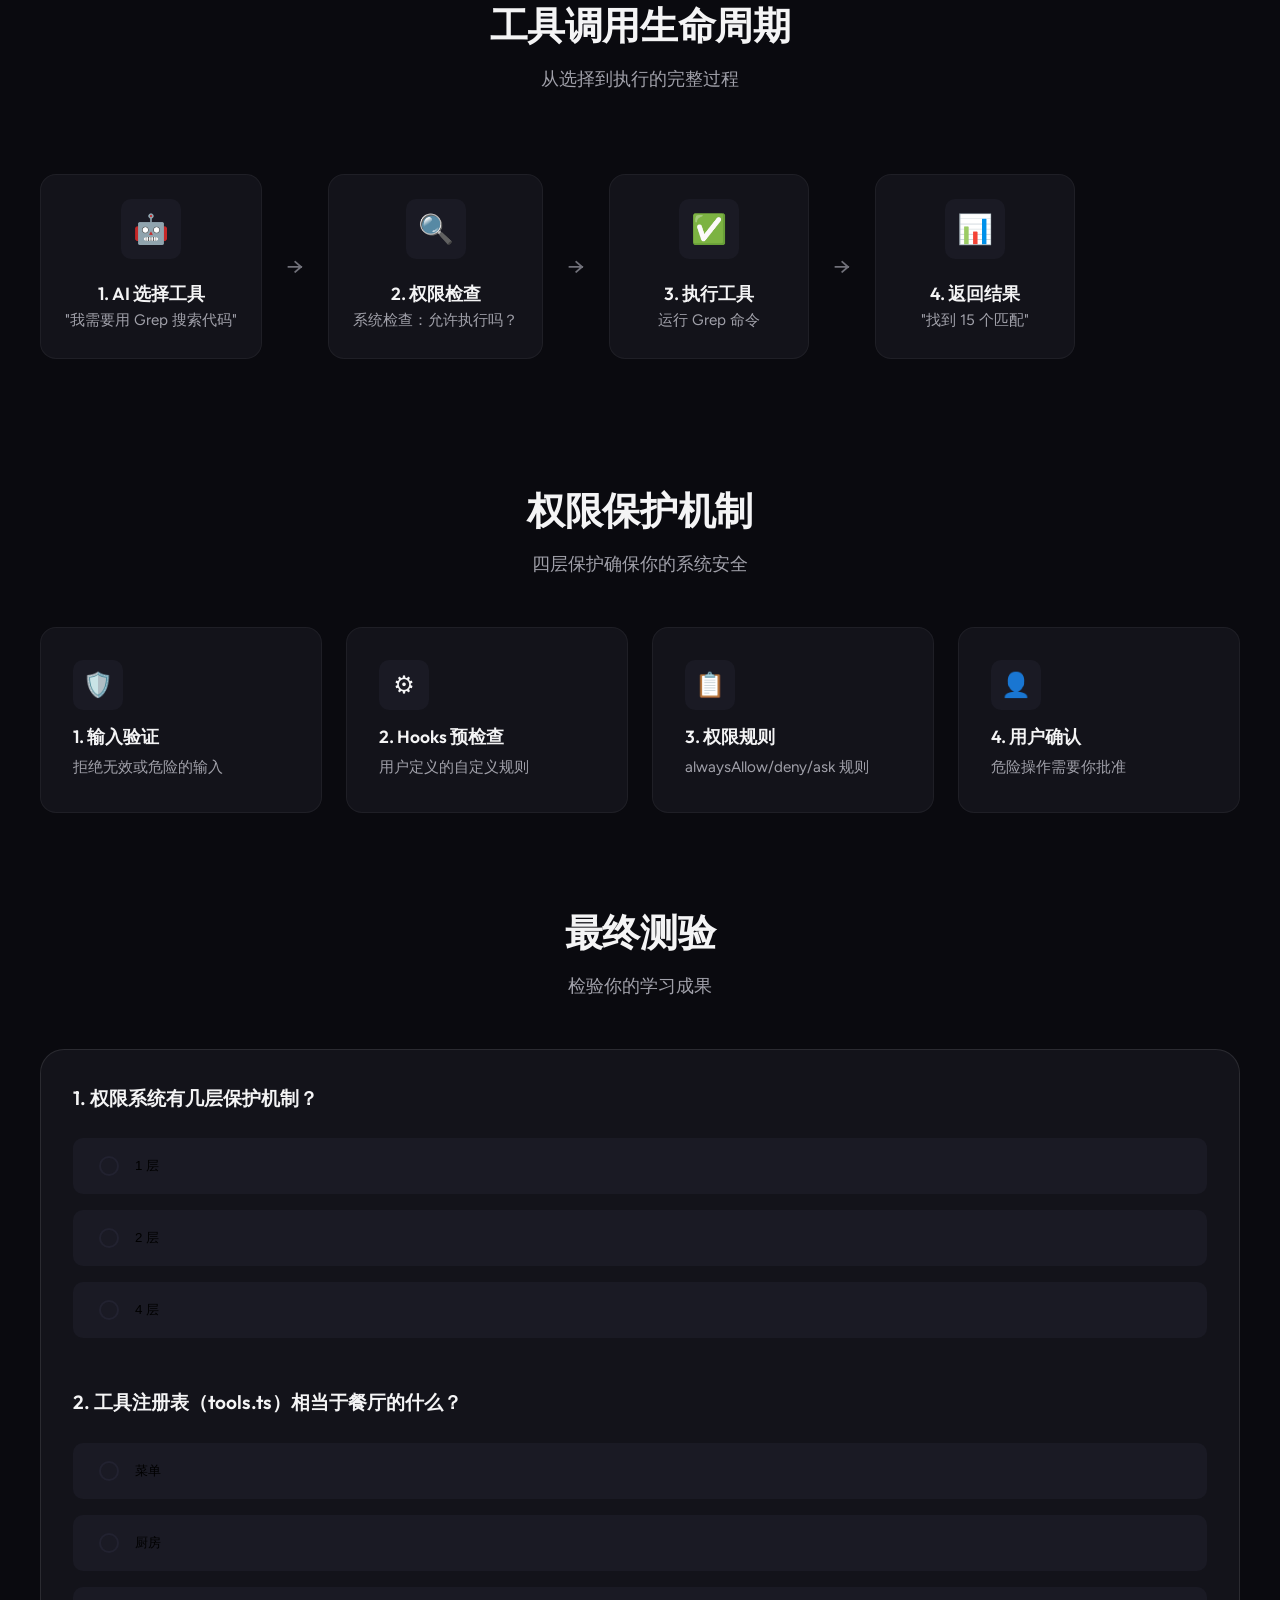
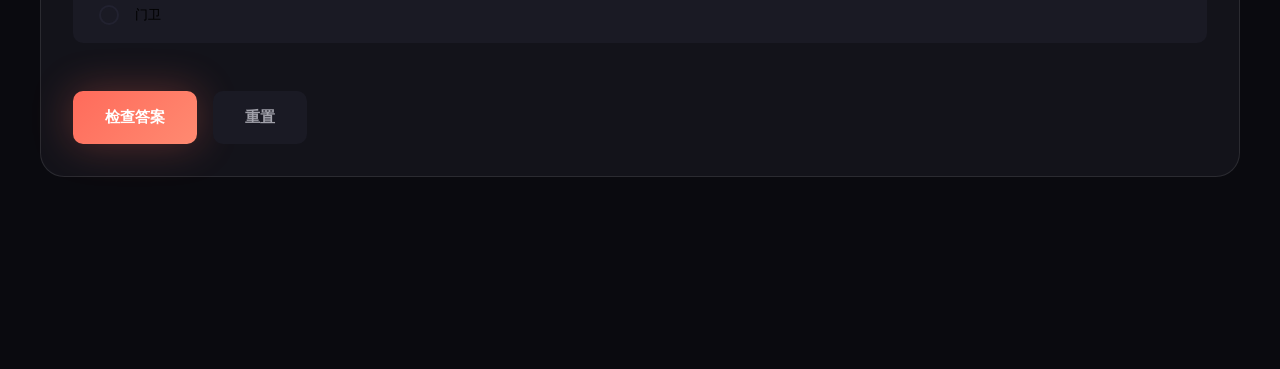
<file: index-fixed.html>
<!DOCTYPE html>
<html lang="zh-CN">
<head>
  <meta charset="UTF-8">
  <meta name="viewport" content="width=device-width, initial-scale=1.0">
  <title>Claude Code 源码解析 — AI 编程助手如何工作</title>

  <!-- Premium Fonts -->
  <link rel="preconnect" href="https://fonts.googleapis.com">
  <link rel="preconnect" href="https://fonts.gstatic.com" crossorigin>
  <link href="https://fonts.googleapis.com/css2?family=Outfit:wght@400;500;600;700;800&family=Figtree:wght@400;500;600;700&family=JetBrains+Mono:wght@400;500;600&display=swap" rel="stylesheet">

  <link rel="stylesheet" href="styles-redesign.css">

  <style>
    :root {
      --color-accent:       #ff6b5b;
      --color-accent-hover: #ff8a71;
      --color-accent-light: rgba(255, 107, 91, 0.15);
      --color-accent-muted: #ff8a71;
    }
  </style>

  <script>
    // Inline critical CSS to ensure content is visible immediately
    document.addEventListener('DOMContentLoaded', () => {
      // Make all screens visible immediately
      document.querySelectorAll('.screen').forEach(screen => {
        screen.style.opacity = '1';
        screen.style.transform = 'translateY(0)';
      });

      // Make module headers visible
      document.querySelectorAll('.module-header').forEach(header => {
        header.style.opacity = '1';
        header.style.transform = 'translateY(0)';
      });
    });
  </script>

  <script src="main-redesign.js"></script>
  <script>
    // 聊天窗口初始化 - 立即执行
    (function() {
      function initChat(containerId) {
        const container = document.getElementById(containerId);
        if (!container) {
          console.log(`找不到聊天容器: ${containerId}`);
          return;
        }

        const messages = container.querySelectorAll('.chat-message');
        const typingIndicator = container.querySelector('.chat-typing');
        const nextBtn = document.getElementById(`${containerId}-next`);
        const allBtn = document.getElementById(`${containerId}-all`);
        const resetBtn = document.getElementById(`${containerId}-reset`);
        const progressDisplay = document.getElementById(`${containerId}-progress`);

        if (messages.length === 0) {
          console.log(`聊天容器 ${containerId} 中没有消息`);
          return;
        }

        console.log(`初始化聊天窗口: ${containerId}, 消息数: ${messages.length}`);

        let currentIndex = 0;
        let animationInterval = null;

        function updateProgress() {
          if (progressDisplay) {
            progressDisplay.textContent = `${currentIndex} / ${messages.length} 条消息`;
          }
        }

        function showMessage(index) {
          if (index >= messages.length) return;

          if (typingIndicator) {
            typingIndicator.style.display = 'flex';
          }

          setTimeout(() => {
            if (typingIndicator) {
              typingIndicator.style.display = 'none';
            }

            const message = messages[index];
            message.style.display = 'flex';
            message.style.animation = 'slideUp 0.4s cubic-bezier(0.34, 1.56, 0.64, 1)';

            currentIndex++;
            updateProgress();
          }, 600);
        }

        function showNext() {
          console.log('下一步');
          showMessage(currentIndex);
        }

        function showAll() {
          if (animationInterval) return;

          reset();
          setTimeout(() => {
            animationInterval = setInterval(() => {
              if (currentIndex >= messages.length) {
                clearInterval(animationInterval);
                animationInterval = null;
                return;
              }
              showMessage(currentIndex);
            }, 1500);
          }, 500);
        }

        function reset() {
          if (animationInterval) {
            clearInterval(animationInterval);
            animationInterval = null;
          }

          currentIndex = 0;
          updateProgress();

          messages.forEach(msg => {
            msg.style.display = 'none';
            msg.style.animation = '';
          });

          if (typingIndicator) {
            typingIndicator.style.display = 'none';
          }
        }

        if (nextBtn) nextBtn.addEventListener('click', showNext);
        if (allBtn) allBtn.addEventListener('click', showAll);
        if (resetBtn) resetBtn.addEventListener('click', reset);

        updateProgress();
      }

      // 页面加载完成后初始化
      if (document.readyState === 'loading') {
        document.addEventListener('DOMContentLoaded', () => initChat('chat-demo-1'));
      } else {
        initChat('chat-demo-1');
      }
    })();
  </script>
</head>
<body>

  <!-- Navigation -->
  <nav class="nav" id="nav">
    <div class="progress-bar" id="progress-bar" role="progressbar" aria-valuenow="0" aria-valuemin="0" aria-valuemax="100"></div>
    <div class="nav-inner">
      <span class="nav-title">Claude Code 源码解析</span>
      <div class="nav-dots" id="nav-dots" role="tablist">
        <button class="nav-dot" data-target="module-1" data-tooltip="这是什么产品？" role="tab" aria-label="模块 1: 这是什么产品？"></button>
        <button class="nav-dot" data-target="module-2" data-tooltip="核心组件" role="tab" aria-label="模块 2: 核心组件"></button>
        <button class="nav-dot" data-target="module-3" data-tooltip="工具系统" role="tab" aria-label="模块 3: 工具系统"></button>
      </div>
    </div>
  </nav>

  <main id="main">

    <!-- Module 1: Introduction -->
    <section class="module" id="module-1">
      <div class="module-content">
        <div class="module-header">
          <span class="module-number">01</span>
          <h1 class="module-title">这是什么产品？</h1>
          <p class="module-subtitle">了解 Claude Code 的核心概念和工作原理</p>
        </div>

        <!-- Screen 1: Welcome -->
        <div class="screen" data-screen="1">
          <div class="content-grid">
            <div class="text-column">
              <h2>Claude Code 是什么？</h2>
              <p class="highlight">
                想象一下，你有一个超级聪明的程序员朋友，他能听懂你的话，
                帮你写代码、查文件、修bug，甚至能解释整个项目是怎么运作的。
              </p>
              <p>
                <span class="term" data-definition="AI编程助手：使用人工智能技术帮助开发者编写、理解和改进代码的工具">Claude Code</span>
                就是这样的朋友——一个运行在终端里的 AI 编程助手。
              </p>
              <div class="callout">
                <strong>💡 顿悟时刻：</strong>
                <p>你不需要记住所有编程知识，你只需要学会如何向 AI 提问。</p>
              </div>
            </div>
            <div class="visual-column">
              <div class="terminal-demo">
                <div class="terminal-header">
                  <span class="dot red"></span>
                  <span class="dot yellow"></span>
                  <span class="dot green"></span>
                </div>
                <div class="terminal-body">
                  <div class="terminal-line">
                    <span class="prompt">$</span>
                    <span class="command">帮我查看这个项目的结构</span>
                  </div>
                  <div class="terminal-line response">
                    <span class="cursor"></span>
                    <span class="typing-text">正在分析项目...</span>
                  </div>
                </div>
              </div>
              <p class="caption">就像和朋友聊天一样简单</p>
            </div>
          </div>
          <div class="text-center" style="margin-top: var(--space-2xl);">
            <button class="nav-button" data-next="2">
              开始探索 <span style="font-size: 1.2em;">→</span>
            </button>
          </div>
        </div>

        <!-- Screen 2: Request Flow -->
        <div class="screen" data-screen="2">
          <div class="screen-heading">
            <h2>当你输入命令时发生了什么？</h2>
            <p class="subtitle">让我们追踪一个完整的请求流程</p>
          </div>

          <div class="flow-animation">
            <div class="flow-step">
              <div class="step-icon">👤</div>
              <div class="step-content">
                <h3>1. 你发送请求</h3>
                <p>"帮我把所有的 console.log 改成 logger"</p>
              </div>
            </div>

            <div class="flow-arrow">→</div>

            <div class="flow-step">
              <div class="step-icon">🔍</div>
              <div class="step-content">
                <h3>2. 理解你的意图</h3>
                <p>Claude 分析你的需求，理解要做什么</p>
              </div>
            </div>

            <div class="flow-arrow">→</div>

            <div class="flow-step">
              <div class="step-icon">🛠️</div>
              <div class="step-content">
                <h3>3. 规划行动步骤</h3>
                <p>搜索文件 → 找到 console.log → 替换成 logger</p>
              </div>
            </div>

            <div class="flow-arrow">→</div>

            <div class="flow-step">
              <div class="step-icon">⚡</div>
              <div class="step-content">
                <h3>4. 执行工具调用</h3>
                <p>使用 Grep 搜索、Edit 修改文件</p>
              </div>
            </div>

            <div class="flow-arrow">→</div>

            <div class="flow-step">
              <div class="step-icon">✅</div>
              <div class="step-content">
                <h3>5. 返回结果</h3>
                <p>"已完成！修改了 12 个文件"</p>
              </div>
            </div>
          </div>

          <div class="text-center" style="margin-top: var(--space-2xl);">
            <button class="nav-button" data-next="3">
              继续学习 <span style="font-size: 1.2em;">→</span>
            </button>
          </div>
        </div>

        <!-- Screen 3: Code Translation -->
        <div class="screen" data-screen="3">
          <div class="content-grid reverse">
            <div class="visual-column">
              <div class="translation-block">
                <div class="translation-code">
                  <span class="translation-label">TypeScript 源码</span>
                  <div class="translation-lines">
                    <div class="tl">async function* query(prompt) {</div>
                    <div class="tl">  const messages = [];</div>
                    <div class="tl">  let response = await api.call();</div>
                    <div class="tl">  while (response.stop_reason) {</div>
                    <div class="tl">    yield response;</div>
                    <div class="tl">    response = await api.call();</div>
                    <div class="tl">  }</div>
                    <div class="tl">}</div>
                  </div>
                </div>
                <div class="translation-english">
                  <span class="translation-label">中文逐行解释</span>
                  <div class="translation-lines">
                    <div class="tl">定义一个可以生成多个结果的异步函数</div>
                    <div class="tl">创建一个空数组来存储对话历史</div>
                    <div class="tl">调用 Claude API 获取第一次响应</div>
                    <div class="tl">只要 AI 还需要使用工具，就继续循环</div>
                    <div class="tl">返回当前结果给用户（流式输出）</div>
                    <div class="tl">再次调用 API，传入工具执行结果</div>
                    <div class="tl">循环结束</div>
                    <div class="tl">函数定义结束</div>
                  </div>
                </div>
              </div>
            </div>
            <div class="text-column">
              <h2>核心引擎：query 函数</h2>
              <p>
                这是 Claude Code 的<span class="term" data-definition="心脏：系统的核心组件，负责协调所有其他组件的工作">心脏</span>。
                它不断地和 Claude API 对话，直到你的任务完成。
              </p>
              <p>
                每次循环都像这样：AI 说"我需要用某个工具" → 系统执行工具 →
                把结果告诉 AI → AI 继续思考下一步。
              </p>
              <div class="callout">
                <strong>🎯 关键理解：</strong>
                <p>Claude Code 不是一次性给出答案，而是通过多次对话逐步完成任务。</p>
              </div>
            </div>
          </div>
        </div>

        <!-- Screen 4: Tools Overview -->
        <div class="screen" data-screen="4">
          <div class="screen-heading">
            <h2>强大的工具箱</h2>
            <p class="subtitle">Claude Code 有 40+ 种工具可以调用</p>
          </div>

          <div class="pattern-cards">
            <div class="pattern-card">
              <div class="pattern-icon">📄</div>
              <h3 class="pattern-title">文件操作</h3>
              <p class="pattern-desc">Read、Edit、Write - 读取、编辑、创建文件，就像你手动操作一样</p>
            </div>
            <div class="pattern-card">
              <div class="pattern-icon">🔍</div>
              <h3 class="pattern-title">搜索查找</h3>
              <p class="pattern-desc">Grep、Glob - 在代码中搜索文本，按模式查找文件</p>
            </div>
            <div class="pattern-card">
              <div class="pattern-icon">⚙️</div>
              <h3 class="pattern-title">执行命令</h3>
              <p class="pattern-desc">Bash - 运行终端命令，安装依赖、运行测试、构建项目</p>
            </div>
            <div class="pattern-card">
              <div class="pattern-icon">🌐</div>
              <h3 class="pattern-title">网络访问</h3>
              <p class="pattern-desc">WebSearch、WebFetch - 搜索信息、获取网页内容</p>
            </div>
          </div>
        </div>

        <!-- Screen 5: Chat Animation -->
        <div class="screen" data-screen="5">
          <div class="screen-heading">
            <h2>组件如何协作？</h2>
            <p class="subtitle">看看内部组件是怎么对话的</p>
          </div>

          <div class="chat-window" id="chat-demo-1">
            <div class="chat-messages">
              <div class="chat-message" data-sender="User" style="display: none;">
                <div class="chat-avatar" style="background: var(--accent-coral);">U</div>
                <div class="chat-bubble">
                  <span class="chat-sender">用户</span>
                  <p>帮我把 README.md 中的标题改成中文</p>
                </div>
              </div>
              <div class="chat-message" data-sender="Claude" style="display: none;">
                <div class="chat-avatar" style="background: var(--accent-teal);">C</div>
                <div class="chat-bubble">
                  <span class="chat-sender">Claude</span>
                  <p>好的，我需要先读取 README.md 文件，找到标题位置，然后修改它。</p>
                </div>
              </div>
              <div class="chat-message" data-sender="ReadTool" style="display: none;">
                <div class="chat-avatar" style="background: var(--accent-violet);">R</div>
                <div class="chat-bubble">
                  <span class="chat-sender">Read 工具</span>
                  <p>已读取文件！找到第 3 行的标题："README"</p>
                </div>
              </div>
              <div class="chat-message" data-sender="EditTool" style="display: none;">
                <div class="chat-avatar" style="background: var(--accent-amber);">E</div>
                <div class="chat-bubble">
                  <span class="chat-sender">Edit 工具</span>
                  <p>完成！已将 "README" 替换为 "README 说明文档"</p>
                </div>
              </div>
              <div class="chat-message" data-sender="Claude" style="display: none;">
                <div class="chat-avatar" style="background: var(--accent-teal);">C</div>
                <div class="chat-bubble">
                  <span class="chat-sender">Claude</span>
                  <p>✅ 已完成！README.md 的标题已经改成中文了。</p>
                </div>
              </div>
            </div>

            <!-- Typing indicator -->
            <div class="chat-typing" style="display: none;">
              <div class="chat-avatar" style="background: var(--accent-coral);">U</div>
              <div class="chat-typing-dots">
                <span class="typing-dot"></span>
                <span class="typing-dot"></span>
                <span class="typing-dot"></span>
              </div>
            </div>

            <div class="chat-controls">
              <button class="chat-btn chat-next-btn" id="chat-demo-1-next">下一步</button>
              <button class="chat-btn chat-all-btn" id="chat-demo-1-all">播放全部</button>
              <button class="chat-btn chat-reset-btn" id="chat-demo-1-reset">重播</button>
              <span class="chat-progress" id="chat-demo-1-progress">0 / 5 条消息</span>
            </div>
          </div>
        </div>

        <!-- Screen 6: Summary & Quiz -->
        <div class="screen" data-screen="6">
          <div class="screen-heading">
            <h2>测验时间！</h2>
            <p class="subtitle">检验一下你的理解</p>
          </div>

          <div class="quiz-container" id="quiz-1">
            <div class="quiz-question-block" data-correct="b" data-explanation-right="正确！QueryEngine 是协调器，负责整体流程控制。" data-explanation-wrong="不太对。QueryEngine 是协调器，Tools 是执行器。">
              <p class="quiz-question">1. Claude Code 的核心协调器是什么？</p>
              <div class="quiz-options">
                <button class="quiz-option" data-value="a">
                  <span class="quiz-option-radio"></span>
                  <span>Tools 系统</span>
                </button>
                <button class="quiz-option" data-value="b">
                  <span class="quiz-option-radio"></span>
                  <span>QueryEngine</span>
                </button>
                <button class="quiz-option" data-value="c">
                  <span class="quiz-option-radio"></span>
                  <span>AppState</span>
                </button>
              </div>
              <div class="quiz-feedback"></div>
            </div>

            <div class="quiz-question-block" data-correct="c" data-explanation-right="正确！Claude Code 通过多次对话逐步完成任务。" data-explanation-wrong="不是这样的。Claude Code 会循环调用 API 直到任务完成。">
              <p class="quiz-question">2. query 函数是如何工作的？</p>
              <div class="quiz-options">
                <button class="quiz-option" data-value="a">
                  <span class="quiz-option-radio"></span>
                  <span>一次性给出所有答案</span>
                </button>
                <button class="quiz-option" data-value="b">
                  <span class="quiz-option-radio"></span>
                  <span>只调用一次 API</span>
                </button>
                <button class="quiz-option" data-value="c">
                  <span class="quiz-option-radio"></span>
                  <span>循环调用 API 直到任务完成</span>
                </button>
              </div>
              <div class="quiz-feedback"></div>
            </div>

            <div class="quiz-question-block" data-correct="a" data-explanation-right="正确！工具是 Claude Code 执行具体操作的方式。" data-explanation-wrong="不完全是。工具是 Claude Code 执行操作的手段。">
              <p class="quiz-question">3. 工具（Tools）的作用是什么？</p>
              <div class="quiz-options">
                <button class="quiz-option" data-value="a">
                  <span class="quiz-option-radio"></span>
                  <span>让 Claude 能够执行具体操作</span>
                </button>
                <button class="quiz-option" data-value="b">
                  <span class="quiz-option-radio"></span>
                  <span>存储对话历史</span>
                </button>
                <button class="quiz-option" data-value="c">
                  <span class="quiz-option-radio"></span>
                  <span>管理用户权限</span>
                </button>
              </div>
              <div class="quiz-feedback"></div>
            </div>

            <div class="quiz-buttons">
              <button class="quiz-check-btn" onclick="checkQuiz('quiz-1')">检查答案</button>
              <button class="quiz-reset-btn" onclick="resetQuiz('quiz-1')">重置</button>
            </div>
          </div>
        </div>
      </div>
    </section>

    <!-- Module 2: Core Components -->
    <section class="module" id="module-2">
      <div class="module-content">
        <div class="module-header">
          <span class="module-number">02</span>
          <h1 class="module-title">核心组件介绍</h1>
          <p class="module-subtitle">认识 Claude Code 的三大核心组件</p>
        </div>

        <div class="screen">
          <div class="screen-heading">
            <h2>三大核心组件</h2>
            <p class="subtitle">各司其职，协同工作</p>
          </div>

          <div class="pattern-cards">
            <div class="pattern-card">
              <div class="pattern-icon">🎯</div>
              <h3 class="pattern-title">QueryEngine</h3>
              <p class="pattern-desc"><strong>协调器</strong> - 管理整个查询流程，协调 API 调用和工具执行</p>
            </div>
            <div class="pattern-card">
              <div class="pattern-icon">🔧</div>
              <h3 class="pattern-title">Tools</h3>
              <p class="pattern-desc"><strong>执行器</strong> - 40+ 工具让 Claude 能够执行具体操作</p>
            </div>
            <div class="pattern-card">
              <div class="pattern-icon">💾</div>
              <h3 class="pattern-title">AppState</h3>
              <p class="pattern-desc"><strong>记忆库</strong> - 存储会话状态、权限设置、文件历史等</p>
            </div>
          </div>
        </div>

        <div class="screen">
          <div class="screen-heading">
            <h2>组件协作流程</h2>
            <p class="subtitle">看看它们如何协同工作</p>
          </div>

          <div class="content-grid">
            <div class="text-column">
              <h3>完整的协作链条</h3>
              <p>当你输入一个命令时，三大组件是这样协作的：</p>
              <div class="callout">
                <strong>📊 工作流程：</strong>
                <p>QueryEngine 接收命令 → 从 AppState 获取上下文 → 调用 Tools 执行操作 → 更新 AppState → 返回结果</p>
              </div>
            </div>
            <div class="visual-column">
              <div class="translation-block">
                <div class="translation-code">
                  <span class="translation-label">组件架构</span>
                  <div class="translation-lines">
                    <div class="tl" style="color: var(--accent-coral);">QueryEngine (协调器)</div>
                    <div class="tl">    ↓ 管理</div>
                    <div class="tl" style="color: var(--accent-teal);">AppState (状态存储)</div>
                    <div class="tl">    ↓ 使用</div>
                    <div class="tl" style="color: var(--accent-violet);">Tools (工具集合)</div>
                  </div>
                </div>
                <div class="translation-english">
                  <span class="translation-label">职责说明</span>
                  <div class="translation-lines">
                    <div class="tl">负责整体流程控制，决定下一步做什么</div>
                    <div class="tl">↓</div>
                    <div class="tl">记住所有状态，提供上下文信息</div>
                    <div class="tl">↓</div>
                    <div class="tl">执行具体操作（读文件、运行命令等）</div>
                  </div>
                </div>
              </div>
            </div>
          </div>
        </div>
      </div>
    </section>

    <!-- Module 3: Tool System -->
    <section class="module" id="module-3">
      <div class="module-content">
        <div class="module-header">
          <span class="module-number">03</span>
          <h1 class="module-title">工具系统如何工作</h1>
          <p class="module-subtitle">深入了解工具的注册、执行和权限管理</p>
        </div>

        <div class="screen">
          <div class="screen-heading">
            <h2>餐厅点菜系统</h2>
            <p class="subtitle">用生活中的例子理解工具系统</p>
          </div>

          <div class="content-grid">
            <div class="text-column">
              <h3>工具系统就像餐厅</h3>
              <div class="callout">
                <strong>🍽️ 餐厅比喻：</strong>
                <p>菜单 = 工具注册表<br>
                点菜 = AI 选择工具<br>
                厨师 = 工具实现<br>
                门卫 = 权限检查<br>
                上菜 = 返回结果</p>
              </div>
            </div>
            <div class="visual-column">
              <div class="pattern-cards">
                <div class="pattern-card">
                  <div class="pattern-icon">📋</div>
                  <h3 class="pattern-title">工具注册表</h3>
                  <p class="pattern-desc">所有可用工具的清单</p>
                </div>
                <div class="pattern-card">
                  <div class="pattern-icon">🔐</div>
                  <h3 class="pattern-title">权限检查</h3>
                  <p class="pattern-desc">确保安全执行</p>
                </div>
                <div class="pattern-card">
                  <div class="pattern-icon">⚡</div>
                  <h3 class="pattern-title">工具执行</h3>
                  <p class="pattern-desc">完成具体操作</p>
                </div>
                <div class="pattern-card">
                  <div class="pattern-icon">📤</div>
                  <h3 class="pattern-title">返回结果</h3>
                  <p class="pattern-desc">告诉 AI 发生了什么</p>
                </div>
              </div>
            </div>
          </div>
        </div>

        <div class="screen">
          <div class="screen-heading">
            <h2>工具调用生命周期</h2>
            <p class="subtitle">从选择到执行的完整过程</p>
          </div>

          <div class="flow-animation">
            <div class="flow-step">
              <div class="step-icon">🤖</div>
              <div class="step-content">
                <h3>1. AI 选择工具</h3>
                <p>"我需要用 Grep 搜索代码"</p>
              </div>
            </div>
            <div class="flow-arrow">→</div>
            <div class="flow-step">
              <div class="step-icon">🔍</div>
              <div class="step-content">
                <h3>2. 权限检查</h3>
                <p>系统检查：允许执行吗？</p>
              </div>
            </div>
            <div class="flow-arrow">→</div>
            <div class="flow-step">
              <div class="step-icon">✅</div>
              <div class="step-content">
                <h3>3. 执行工具</h3>
                <p>运行 Grep 命令</p>
              </div>
            </div>
            <div class="flow-arrow">→</div>
            <div class="flow-step">
              <div class="step-icon">📊</div>
              <div class="step-content">
                <h3>4. 返回结果</h3>
                <p>"找到 15 个匹配"</p>
              </div>
            </div>
          </div>
        </div>

        <div class="screen">
          <div class="screen-heading">
            <h2>权限保护机制</h2>
            <p class="subtitle">四层保护确保你的系统安全</p>
          </div>

          <div class="pattern-cards">
            <div class="pattern-card">
              <div class="pattern-icon">🛡️</div>
              <h3 class="pattern-title">1. 输入验证</h3>
              <p class="pattern-desc">拒绝无效或危险的输入</p>
            </div>
            <div class="pattern-card">
              <div class="pattern-icon">⚙️</div>
              <h3 class="pattern-title">2. Hooks 预检查</h3>
              <p class="pattern-desc">用户定义的自定义规则</p>
            </div>
            <div class="pattern-card">
              <div class="pattern-icon">📋</div>
              <h3 class="pattern-title">3. 权限规则</h3>
              <p class="pattern-desc">alwaysAllow/deny/ask 规则</p>
            </div>
            <div class="pattern-card">
              <div class="pattern-icon">👤</div>
              <h3 class="pattern-title">4. 用户确认</h3>
              <p class="pattern-desc">危险操作需要你批准</p>
            </div>
          </div>
        </div>

        <div class="screen">
          <div class="screen-heading">
            <h2>最终测验</h2>
            <p class="subtitle">检验你的学习成果</p>
          </div>

          <div class="quiz-container" id="quiz-final">
            <div class="quiz-question-block" data-correct="c" data-explanation-right="正确！权限系统有四层保护。" data-explanation-wrong="不完全是。权限系统有多层保护。">
              <p class="quiz-question">1. 权限系统有几层保护机制？</p>
              <div class="quiz-options">
                <button class="quiz-option" data-value="a">
                  <span class="quiz-option-radio"></span>
                  <span>1 层</span>
                </button>
                <button class="quiz-option" data-value="b">
                  <span class="quiz-option-radio"></span>
                  <span>2 层</span>
                </button>
                <button class="quiz-option" data-value="c">
                  <span class="quiz-option-radio"></span>
                  <span>4 层</span>
                </button>
              </div>
              <div class="quiz-feedback"></div>
            </div>

            <div class="quiz-question-block" data-correct="a" data-explanation-right="正确！工具注册表就像餐厅菜单。" data-explanation-wrong="不是这样的。工具注册表相当于菜单。">
              <p class="quiz-question">2. 工具注册表（tools.ts）相当于餐厅的什么？</p>
              <div class="quiz-options">
                <button class="quiz-option" data-value="a">
                  <span class="quiz-option-radio"></span>
                  <span>菜单</span>
                </button>
                <button class="quiz-option" data-value="b">
                  <span class="quiz-option-radio"></span>
                  <span>厨房</span>
                </button>
                <button class="quiz-option" data-value="c">
                  <span class="quiz-option-radio"></span>
                  <span>门卫</span>
                </button>
              </div>
              <div class="quiz-feedback"></div>
            </div>

            <div class="quiz-buttons">
              <button class="quiz-check-btn" onclick="checkQuiz('quiz-final')">检查答案</button>
              <button class="quiz-reset-btn" onclick="resetQuiz('quiz-final')">重置</button>
            </div>
          </div>
        </div>
      </div>
    </section>

  </main>

</body>
</html>
</file>
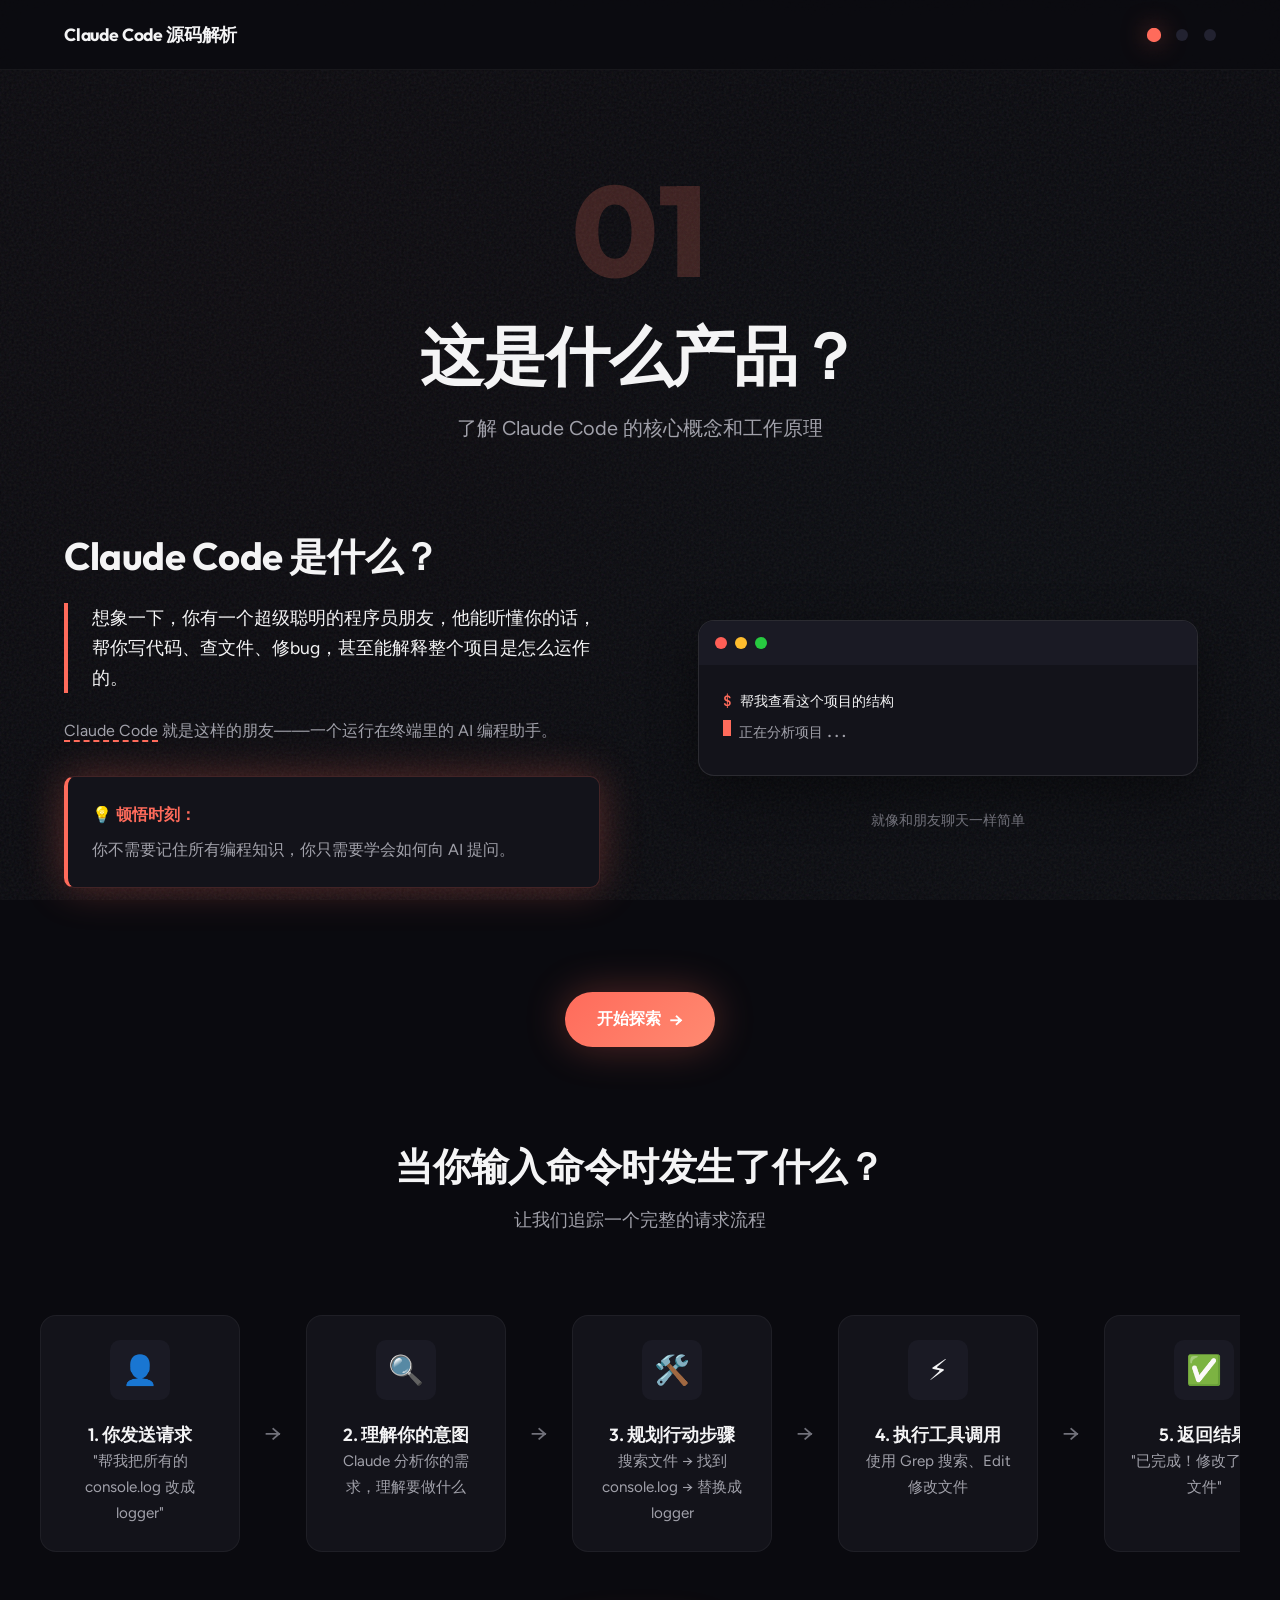
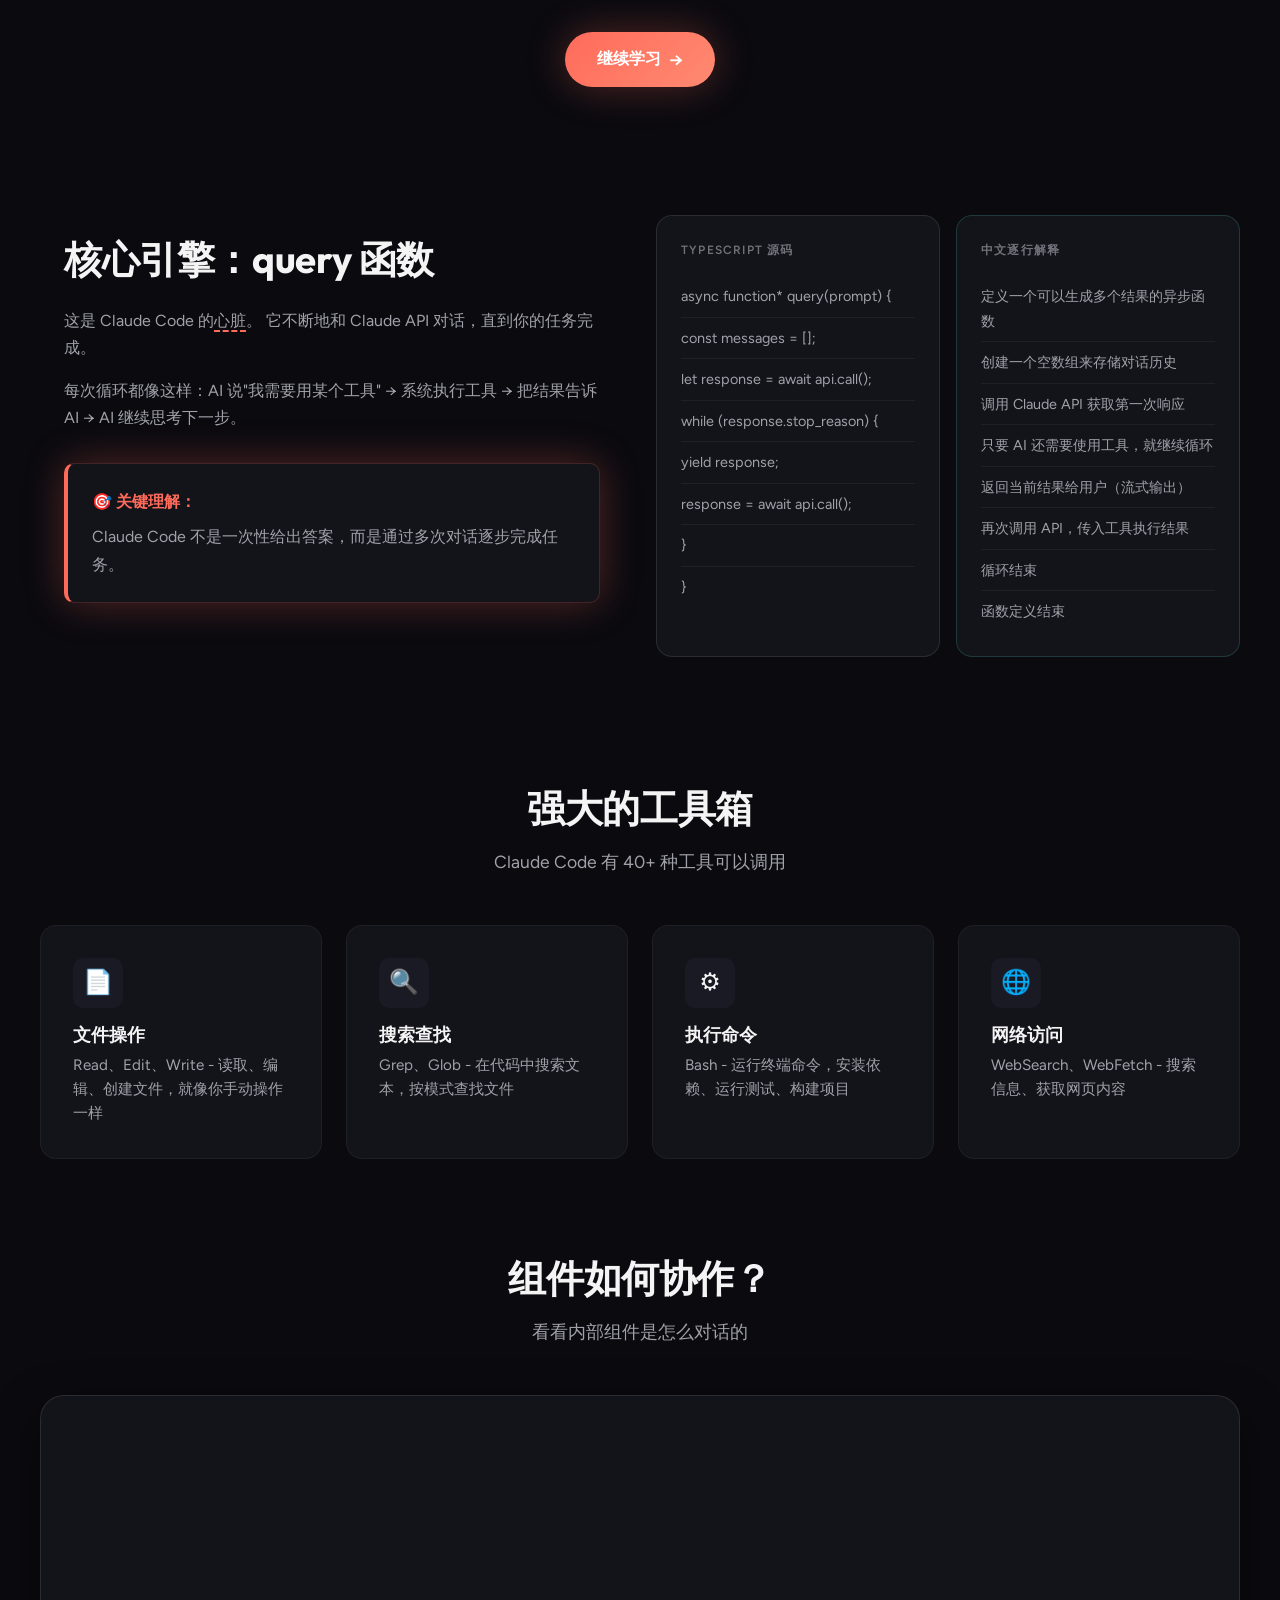
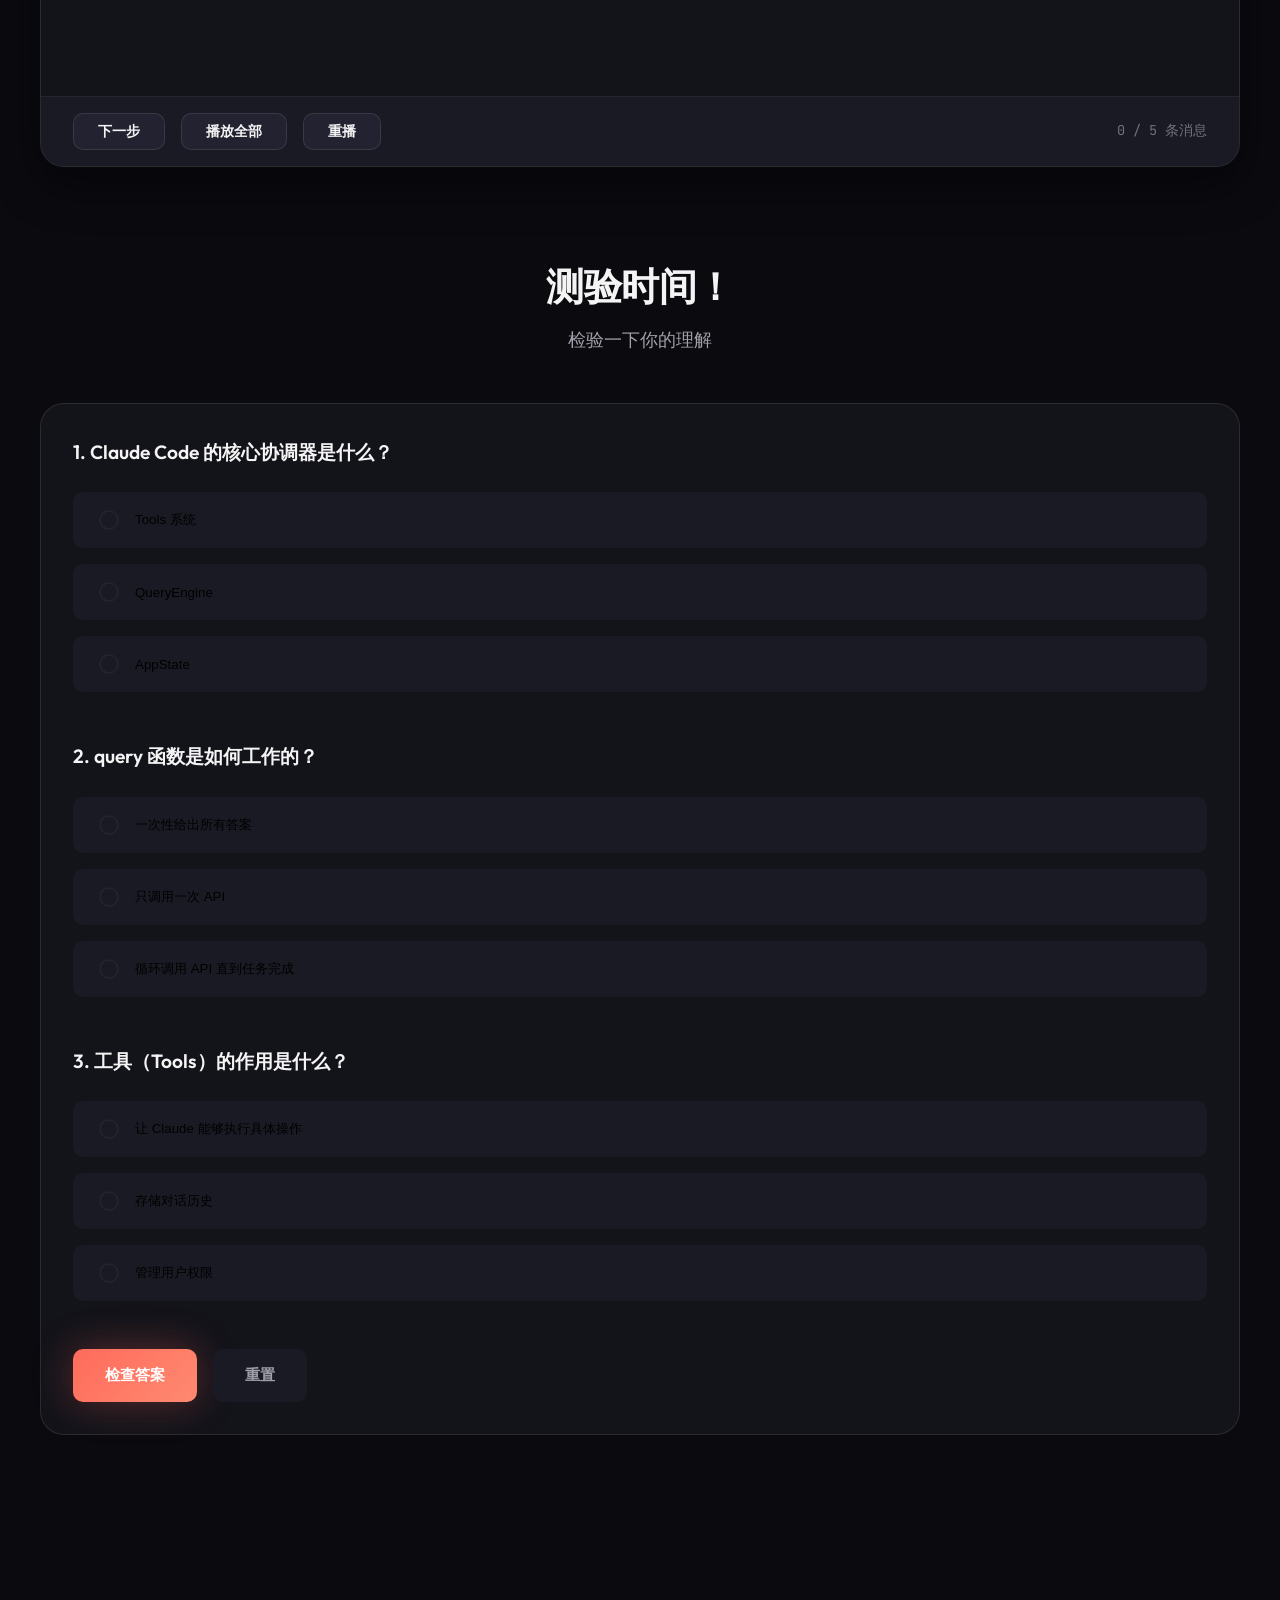
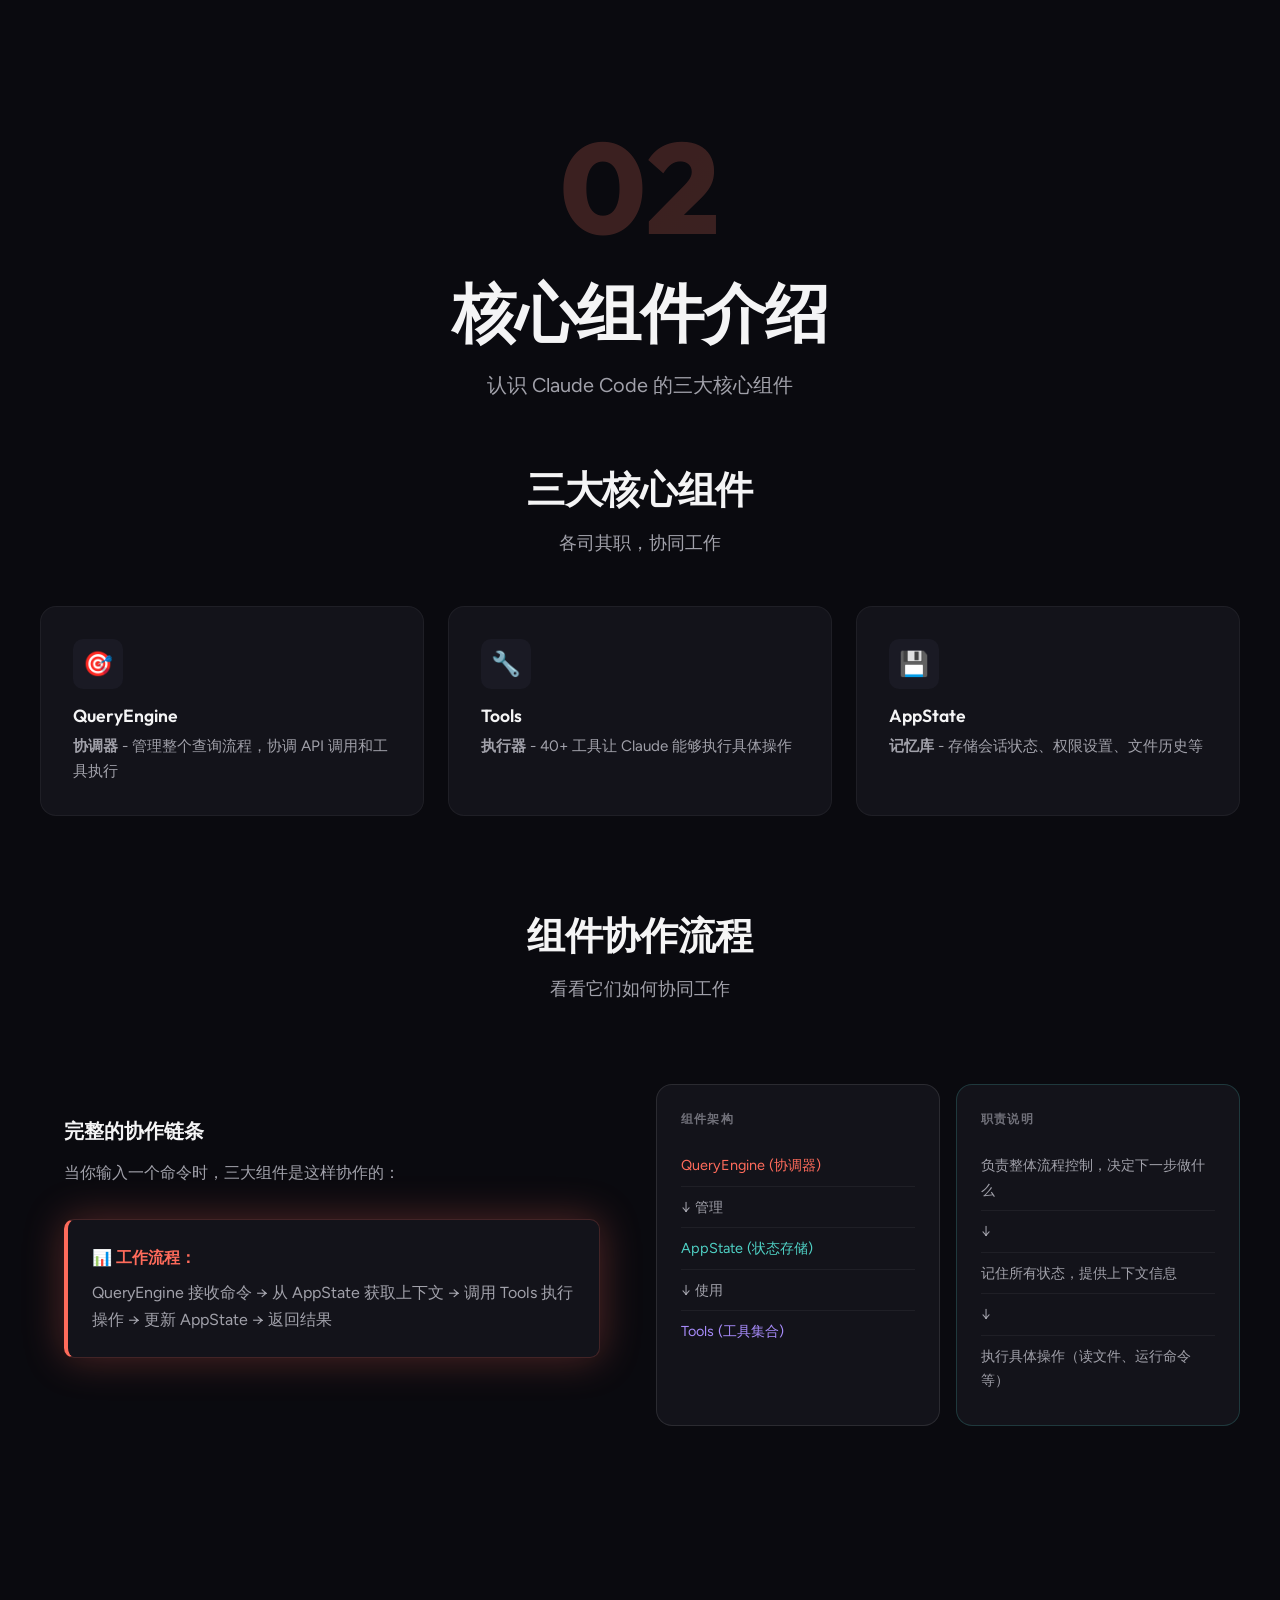
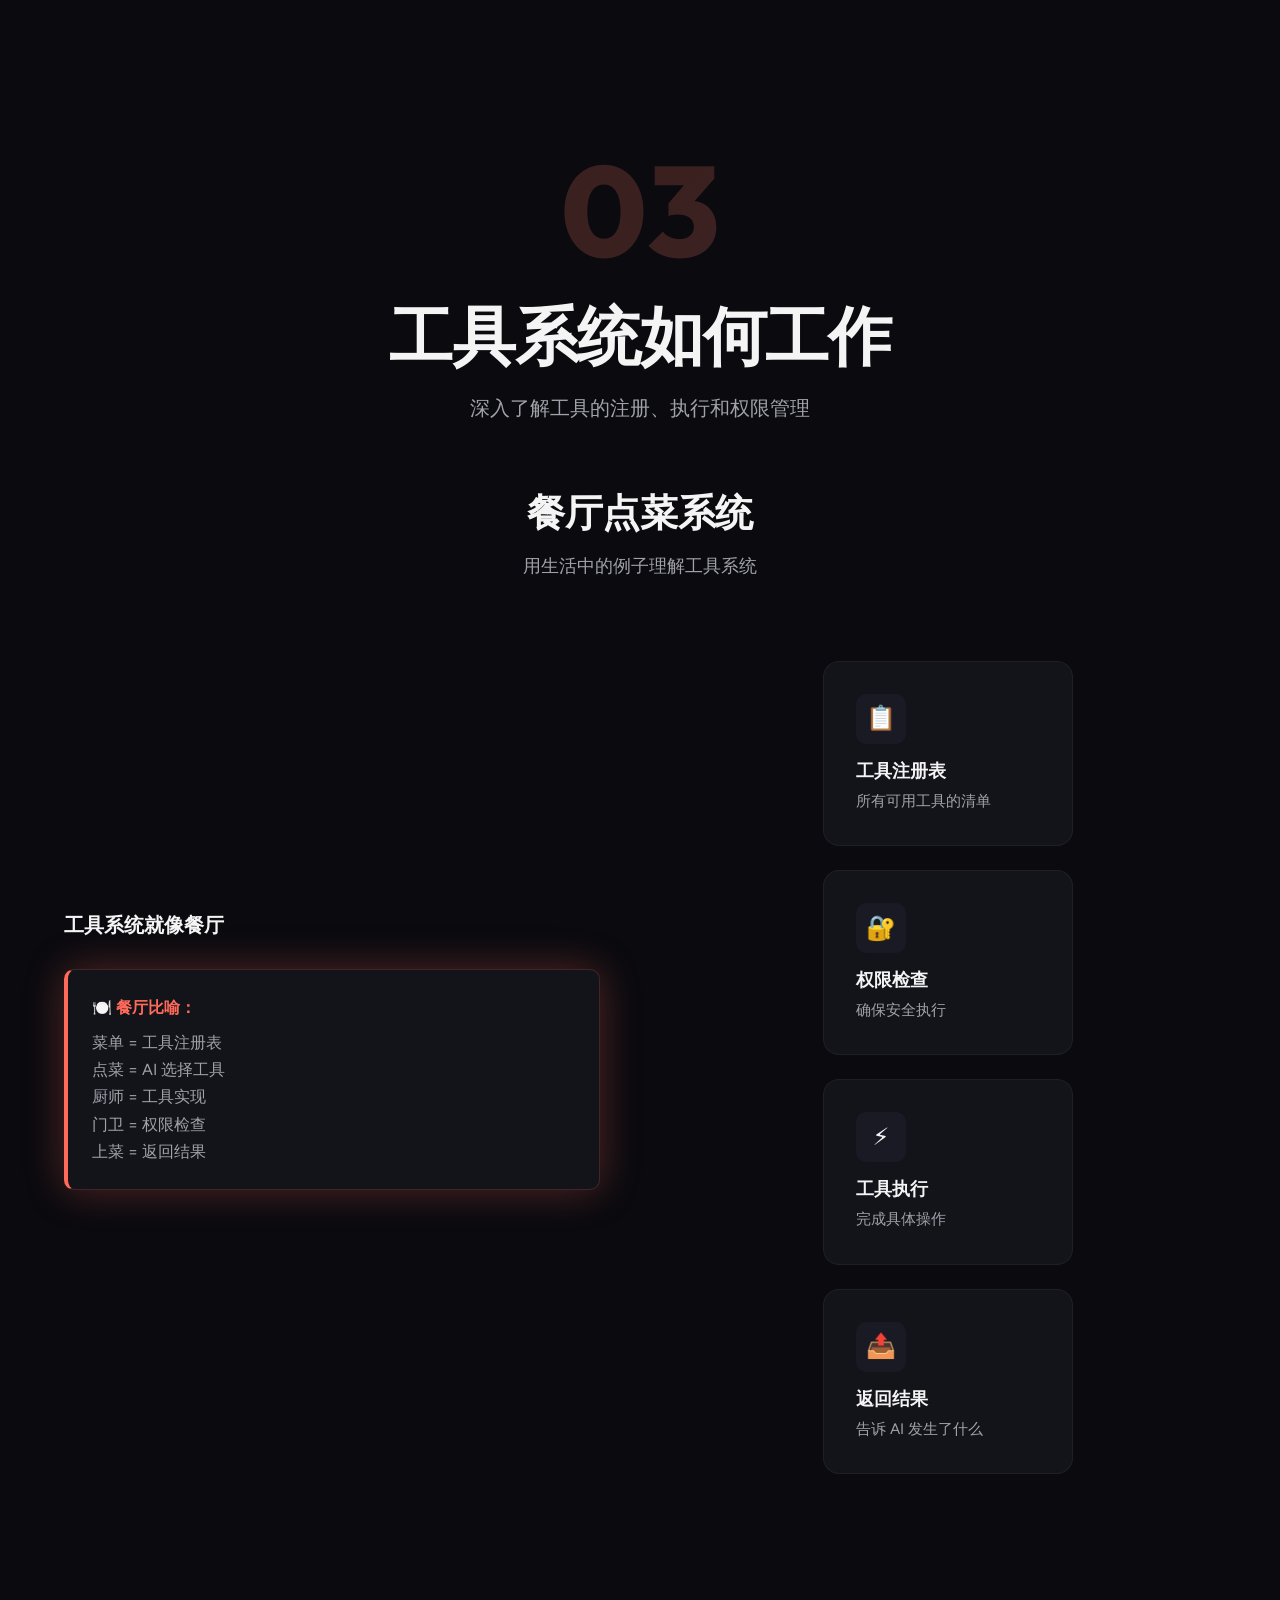
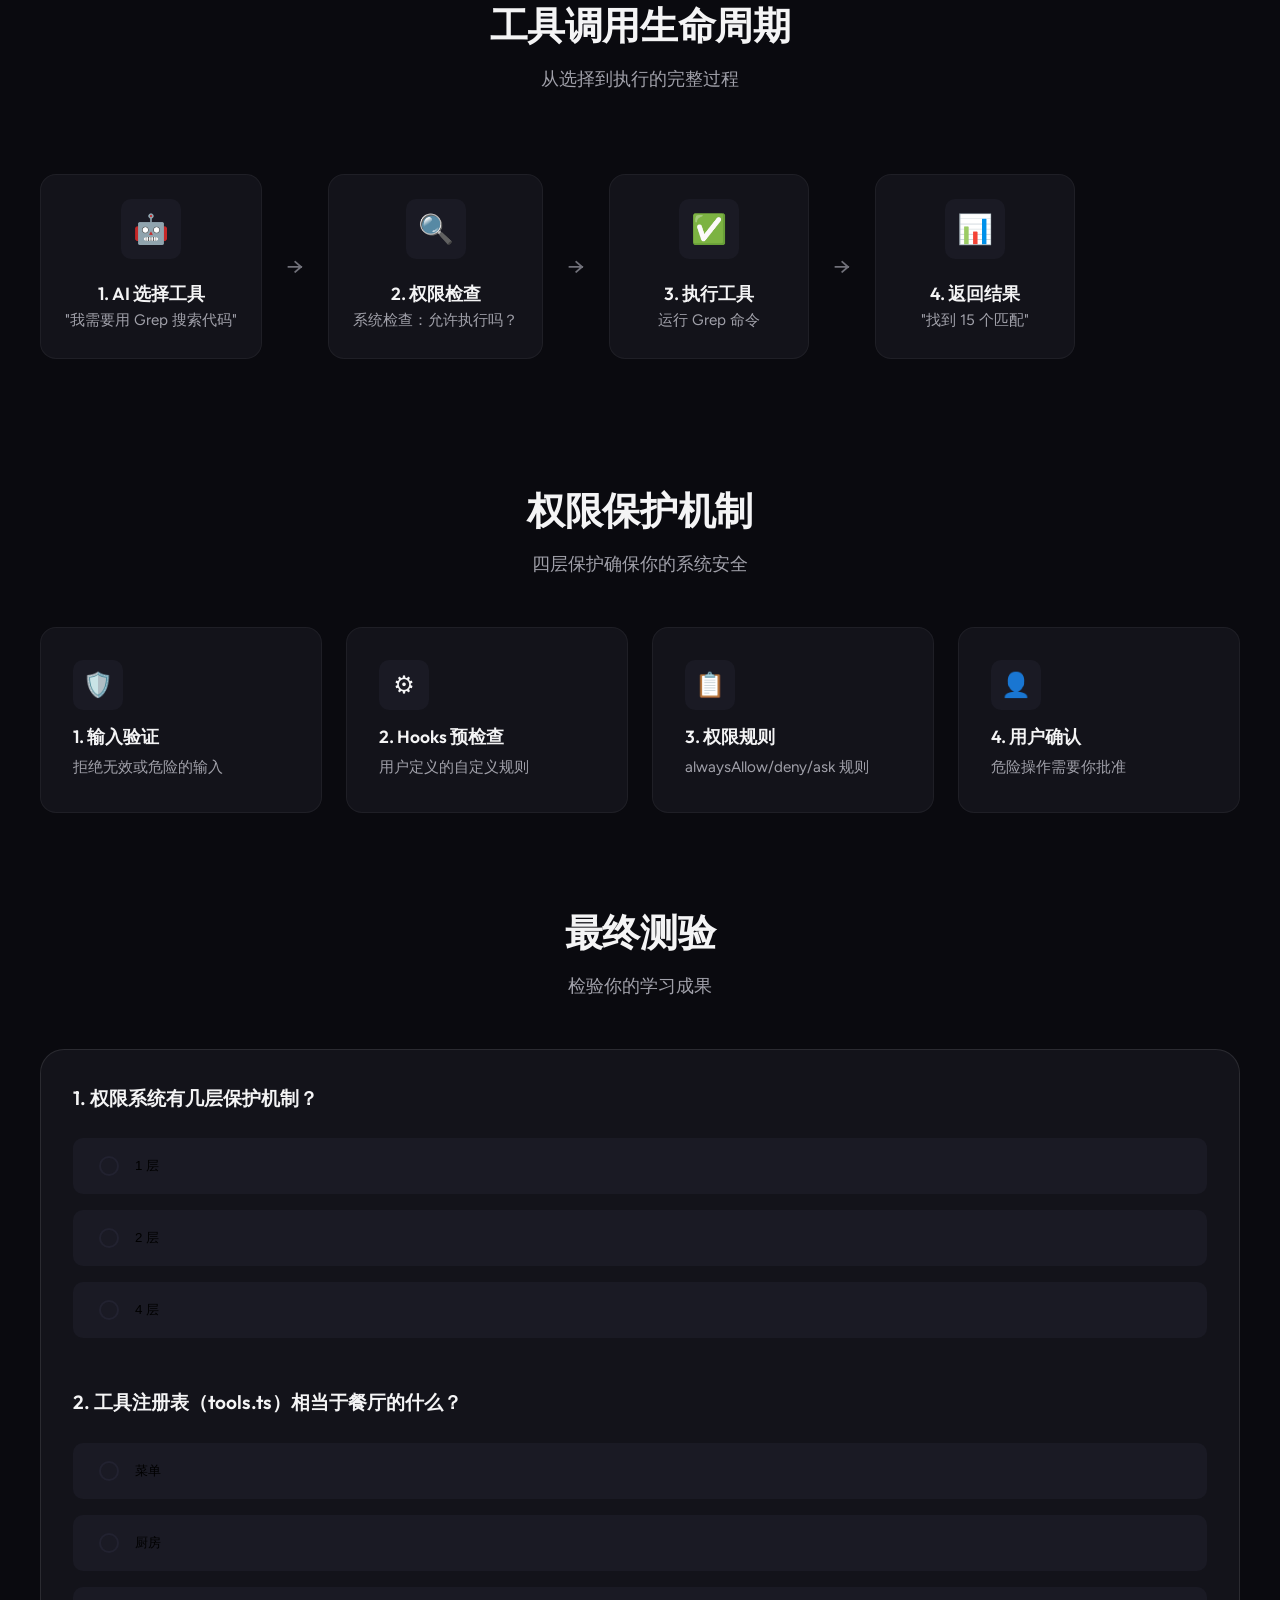
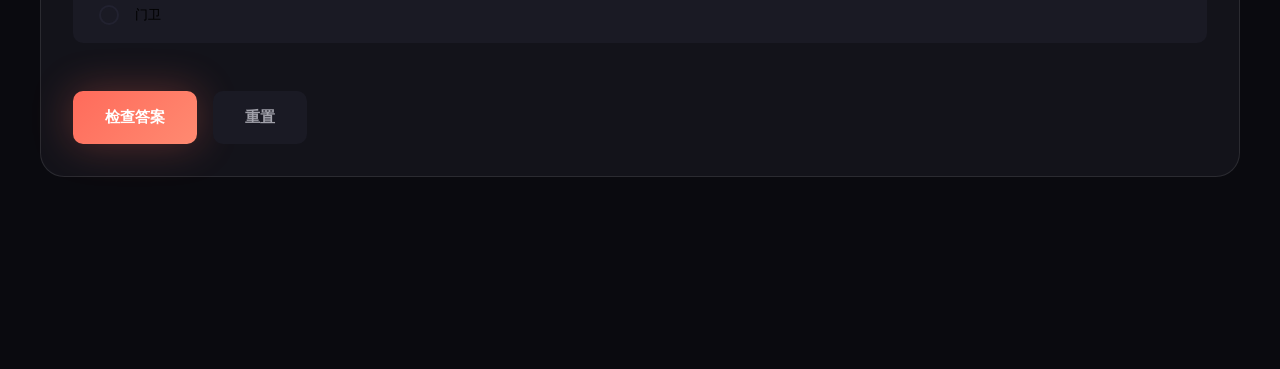
<file: index-redesign.html>
<!DOCTYPE html>
<html lang="zh-CN">
<head>
  <meta charset="UTF-8">
  <meta name="viewport" content="width=device-width, initial-scale=1.0">
  <title>Claude Code 源码解析 — AI 编程助手如何工作</title>

  <!-- Premium Fonts -->
  <link rel="preconnect" href="https://fonts.googleapis.com">
  <link rel="preconnect" href="https://fonts.gstatic.com" crossorigin>
  <link href="https://fonts.googleapis.com/css2?family=Outfit:wght@400;500;600;700;800&family=Figtree:wght@400;500;600;700&family=JetBrains+Mono:wght@400;500;600&display=swap" rel="stylesheet">

  <link rel="stylesheet" href="styles-redesign.css">

  <style>
    :root {
      --color-accent:       #ff6b5b;
      --color-accent-hover: #ff8a71;
      --color-accent-light: rgba(255, 107, 91, 0.15);
      --color-accent-muted: #ff8a71;
    }
  </style>

  <script src="main-redesign.js" defer></script>
</head>
<body>

  <!-- Navigation -->
  <nav class="nav" id="nav">
    <div class="progress-bar" id="progress-bar" role="progressbar" aria-valuenow="0" aria-valuemin="0" aria-valuemax="100"></div>
    <div class="nav-inner">
      <span class="nav-title">Claude Code 源码解析</span>
      <div class="nav-dots" id="nav-dots" role="tablist">
        <button class="nav-dot" data-target="module-1" data-tooltip="这是什么产品？" role="tab" aria-label="模块 1: 这是什么产品？"></button>
        <button class="nav-dot" data-target="module-2" data-tooltip="核心组件" role="tab" aria-label="模块 2: 核心组件"></button>
        <button class="nav-dot" data-target="module-3" data-tooltip="工具系统" role="tab" aria-label="模块 3: 工具系统"></button>
      </div>
    </div>
  </nav>

  <main id="main">

    <!-- Module 1: Introduction -->
    <section class="module" id="module-1">
      <div class="module-content">
        <div class="module-header animate-in">
          <span class="module-number">01</span>
          <h1 class="module-title">这是什么产品？</h1>
          <p class="module-subtitle">了解 Claude Code 的核心概念和工作原理</p>
        </div>

        <!-- Screen 1: Welcome -->
        <div class="screen" data-screen="1">
          <div class="content-grid">
            <div class="text-column">
              <h2>Claude Code 是什么？</h2>
              <p class="highlight">
                想象一下，你有一个超级聪明的程序员朋友，他能听懂你的话，
                帮你写代码、查文件、修bug，甚至能解释整个项目是怎么运作的。
              </p>
              <p>
                <span class="term" data-definition="AI编程助手：使用人工智能技术帮助开发者编写、理解和改进代码的工具">Claude Code</span>
                就是这样的朋友——一个运行在终端里的 AI 编程助手。
              </p>
              <div class="callout">
                <strong>💡 顿悟时刻：</strong>
                <p>你不需要记住所有编程知识，你只需要学会如何向 AI 提问。</p>
              </div>
            </div>
            <div class="visual-column">
              <div class="terminal-demo">
                <div class="terminal-header">
                  <span class="dot red"></span>
                  <span class="dot yellow"></span>
                  <span class="dot green"></span>
                </div>
                <div class="terminal-body">
                  <div class="terminal-line">
                    <span class="prompt">$</span>
                    <span class="command">帮我查看这个项目的结构</span>
                  </div>
                  <div class="terminal-line response">
                    <span class="cursor"></span>
                    <span class="typing-text">正在分析项目...</span>
                  </div>
                </div>
              </div>
              <p class="caption">就像和朋友聊天一样简单</p>
            </div>
          </div>
          <div class="text-center" style="margin-top: var(--space-2xl);">
            <button class="nav-button" data-next="2">
              开始探索 <span style="font-size: 1.2em;">→</span>
            </button>
          </div>
        </div>

        <!-- Screen 2: Request Flow -->
        <div class="screen" data-screen="2">
          <div class="screen-heading">
            <h2>当你输入命令时发生了什么？</h2>
            <p class="subtitle">让我们追踪一个完整的请求流程</p>
          </div>

          <div class="flow-animation">
            <div class="flow-step">
              <div class="step-icon">👤</div>
              <div class="step-content">
                <h3>1. 你发送请求</h3>
                <p>"帮我把所有的 console.log 改成 logger"</p>
              </div>
            </div>

            <div class="flow-arrow">→</div>

            <div class="flow-step">
              <div class="step-icon">🔍</div>
              <div class="step-content">
                <h3>2. 理解你的意图</h3>
                <p>Claude 分析你的需求，理解要做什么</p>
              </div>
            </div>

            <div class="flow-arrow">→</div>

            <div class="flow-step">
              <div class="step-icon">🛠️</div>
              <div class="step-content">
                <h3>3. 规划行动步骤</h3>
                <p>搜索文件 → 找到 console.log → 替换成 logger</p>
              </div>
            </div>

            <div class="flow-arrow">→</div>

            <div class="flow-step">
              <div class="step-icon">⚡</div>
              <div class="step-content">
                <h3>4. 执行工具调用</h3>
                <p>使用 Grep 搜索、Edit 修改文件</p>
              </div>
            </div>

            <div class="flow-arrow">→</div>

            <div class="flow-step">
              <div class="step-icon">✅</div>
              <div class="step-content">
                <h3>5. 返回结果</h3>
                <p>"已完成！修改了 12 个文件"</p>
              </div>
            </div>
          </div>

          <div class="text-center" style="margin-top: var(--space-2xl);">
            <button class="nav-button" data-next="3">
              继续学习 <span style="font-size: 1.2em;">→</span>
            </button>
          </div>
        </div>

        <!-- Screen 3: Code Translation -->
        <div class="screen" data-screen="3">
          <div class="content-grid reverse">
            <div class="visual-column">
              <div class="translation-block">
                <div class="translation-code">
                  <span class="translation-label">TypeScript 源码</span>
                  <div class="translation-lines">
                    <div class="tl">async function* query(prompt) {</div>
                    <div class="tl">  const messages = [];</div>
                    <div class="tl">  let response = await api.call();</div>
                    <div class="tl">  while (response.stop_reason) {</div>
                    <div class="tl">    yield response;</div>
                    <div class="tl">    response = await api.call();</div>
                    <div class="tl">  }</div>
                    <div class="tl">}</div>
                  </div>
                </div>
                <div class="translation-english">
                  <span class="translation-label">中文逐行解释</span>
                  <div class="translation-lines">
                    <div class="tl">定义一个可以生成多个结果的异步函数</div>
                    <div class="tl">创建一个空数组来存储对话历史</div>
                    <div class="tl">调用 Claude API 获取第一次响应</div>
                    <div class="tl">只要 AI 还需要使用工具，就继续循环</div>
                    <div class="tl">返回当前结果给用户（流式输出）</div>
                    <div class="tl">再次调用 API，传入工具执行结果</div>
                    <div class="tl">循环结束</div>
                    <div class="tl">函数定义结束</div>
                  </div>
                </div>
              </div>
            </div>
            <div class="text-column">
              <h2>核心引擎：query 函数</h2>
              <p>
                这是 Claude Code 的<span class="term" data-definition="心脏：系统的核心组件，负责协调所有其他组件的工作">心脏</span>。
                它不断地和 Claude API 对话，直到你的任务完成。
              </p>
              <p>
                每次循环都像这样：AI 说"我需要用某个工具" → 系统执行工具 →
                把结果告诉 AI → AI 继续思考下一步。
              </p>
              <div class="callout">
                <strong>🎯 关键理解：</strong>
                <p>Claude Code 不是一次性给出答案，而是通过多次对话逐步完成任务。</p>
              </div>
            </div>
          </div>
        </div>

        <!-- Screen 4: Tools Overview -->
        <div class="screen" data-screen="4">
          <div class="screen-heading">
            <h2>强大的工具箱</h2>
            <p class="subtitle">Claude Code 有 40+ 种工具可以调用</p>
          </div>

          <div class="pattern-cards">
            <div class="pattern-card">
              <div class="pattern-icon">📄</div>
              <h3 class="pattern-title">文件操作</h3>
              <p class="pattern-desc">Read、Edit、Write - 读取、编辑、创建文件，就像你手动操作一样</p>
            </div>
            <div class="pattern-card">
              <div class="pattern-icon">🔍</div>
              <h3 class="pattern-title">搜索查找</h3>
              <p class="pattern-desc">Grep、Glob - 在代码中搜索文本，按模式查找文件</p>
            </div>
            <div class="pattern-card">
              <div class="pattern-icon">⚙️</div>
              <h3 class="pattern-title">执行命令</h3>
              <p class="pattern-desc">Bash - 运行终端命令，安装依赖、运行测试、构建项目</p>
            </div>
            <div class="pattern-card">
              <div class="pattern-icon">🌐</div>
              <h3 class="pattern-title">网络访问</h3>
              <p class="pattern-desc">WebSearch、WebFetch - 搜索信息、获取网页内容</p>
            </div>
          </div>
        </div>

        <!-- Screen 5: Chat Animation -->
        <div class="screen" data-screen="5">
          <div class="screen-heading">
            <h2>组件如何协作？</h2>
            <p class="subtitle">看看内部组件是怎么对话的</p>
          </div>

          <div class="chat-window" id="chat-demo-1">
            <div class="chat-messages">
              <div class="chat-message" data-sender="User">
                <div class="chat-avatar" style="background: var(--accent-coral);">U</div>
                <div class="chat-bubble">
                  <span class="chat-sender">用户</span>
                  <p>帮我把 README.md 中的标题改成中文</p>
                </div>
              </div>
              <div class="chat-message" data-sender="Claude">
                <div class="chat-avatar" style="background: var(--accent-teal);">C</div>
                <div class="chat-bubble">
                  <span class="chat-sender">Claude</span>
                  <p>好的，我需要先读取 README.md 文件，找到标题位置，然后修改它。</p>
                </div>
              </div>
              <div class="chat-message" data-sender="ReadTool">
                <div class="chat-avatar" style="background: var(--accent-violet);">R</div>
                <div class="chat-bubble">
                  <span class="chat-sender">Read 工具</span>
                  <p>已读取文件！找到第 3 行的标题："README"</p>
                </div>
              </div>
              <div class="chat-message" data-sender="EditTool">
                <div class="chat-avatar" style="background: var(--accent-amber);">E</div>
                <div class="chat-bubble">
                  <span class="chat-sender">Edit 工具</span>
                  <p>完成！已将 "README" 替换为 "README 说明文档"</p>
                </div>
              </div>
              <div class="chat-message" data-sender="Claude">
                <div class="chat-avatar" style="background: var(--accent-teal);">C</div>
                <div class="chat-bubble">
                  <span class="chat-sender">Claude</span>
                  <p>✅ 已完成！README.md 的标题已经改成中文了。</p>
                </div>
              </div>
            </div>
            <div class="chat-controls">
              <button class="chat-btn chat-next-btn">下一步</button>
              <button class="chat-btn chat-all-btn">播放全部</button>
              <button class="chat-btn chat-reset-btn">重播</button>
              <span class="chat-progress">0 / 5 条消息</span>
            </div>
          </div>
        </div>

        <!-- Screen 6: Summary & Quiz -->
        <div class="screen" data-screen="6">
          <div class="screen-heading">
            <h2>测验时间！</h2>
            <p class="subtitle">检验一下你的理解</p>
          </div>

          <div class="quiz-container" id="quiz-1">
            <div class="quiz-question-block" data-correct="b" data-explanation-right="正确！QueryEngine 是协调器，负责整体流程控制。" data-explanation-wrong="不太对。QueryEngine 是协调器，Tools 是执行器。">
              <p class="quiz-question">1. Claude Code 的核心协调器是什么？</p>
              <div class="quiz-options">
                <button class="quiz-option" data-value="a">
                  <span class="quiz-option-radio"></span>
                  <span>Tools 系统</span>
                </button>
                <button class="quiz-option" data-value="b">
                  <span class="quiz-option-radio"></span>
                  <span>QueryEngine</span>
                </button>
                <button class="quiz-option" data-value="c">
                  <span class="quiz-option-radio"></span>
                  <span>AppState</span>
                </button>
              </div>
              <div class="quiz-feedback"></div>
            </div>

            <div class="quiz-question-block" data-correct="c" data-explanation-right="正确！Claude Code 通过多次对话逐步完成任务。" data-explanation-wrong="不是这样的。Claude Code 会循环调用 API 直到任务完成。">
              <p class="quiz-question">2. query 函数是如何工作的？</p>
              <div class="quiz-options">
                <button class="quiz-option" data-value="a">
                  <span class="quiz-option-radio"></span>
                  <span>一次性给出所有答案</span>
                </button>
                <button class="quiz-option" data-value="b">
                  <span class="quiz-option-radio"></span>
                  <span>只调用一次 API</span>
                </button>
                <button class="quiz-option" data-value="c">
                  <span class="quiz-option-radio"></span>
                  <span>循环调用 API 直到任务完成</span>
                </button>
              </div>
              <div class="quiz-feedback"></div>
            </div>

            <div class="quiz-question-block" data-correct="a" data-explanation-right="正确！工具是 Claude Code 执行具体操作的方式。" data-explanation-wrong="不完全是。工具是 Claude Code 执行操作的手段。">
              <p class="quiz-question">3. 工具（Tools）的作用是什么？</p>
              <div class="quiz-options">
                <button class="quiz-option" data-value="a">
                  <span class="quiz-option-radio"></span>
                  <span>让 Claude 能够执行具体操作</span>
                </button>
                <button class="quiz-option" data-value="b">
                  <span class="quiz-option-radio"></span>
                  <span>存储对话历史</span>
                </button>
                <button class="quiz-option" data-value="c">
                  <span class="quiz-option-radio"></span>
                  <span>管理用户权限</span>
                </button>
              </div>
              <div class="quiz-feedback"></div>
            </div>

            <div class="quiz-buttons">
              <button class="quiz-check-btn" onclick="checkQuiz('quiz-1')">检查答案</button>
              <button class="quiz-reset-btn" onclick="resetQuiz('quiz-1')">重置</button>
            </div>
          </div>
        </div>
      </div>
    </section>

    <!-- Module 2: Core Components -->
    <section class="module" id="module-2">
      <div class="module-content">
        <div class="module-header">
          <span class="module-number">02</span>
          <h1 class="module-title">核心组件介绍</h1>
          <p class="module-subtitle">认识 Claude Code 的三大核心组件</p>
        </div>

        <div class="screen">
          <div class="screen-heading">
            <h2>三大核心组件</h2>
            <p class="subtitle">各司其职，协同工作</p>
          </div>

          <div class="pattern-cards">
            <div class="pattern-card">
              <div class="pattern-icon">🎯</div>
              <h3 class="pattern-title">QueryEngine</h3>
              <p class="pattern-desc"><strong>协调器</strong> - 管理整个查询流程，协调 API 调用和工具执行</p>
            </div>
            <div class="pattern-card">
              <div class="pattern-icon">🔧</div>
              <h3 class="pattern-title">Tools</h3>
              <p class="pattern-desc"><strong>执行器</strong> - 40+ 工具让 Claude 能够执行具体操作</p>
            </div>
            <div class="pattern-card">
              <div class="pattern-icon">💾</div>
              <h3 class="pattern-title">AppState</h3>
              <p class="pattern-desc"><strong>记忆库</strong> - 存储会话状态、权限设置、文件历史等</p>
            </div>
          </div>
        </div>

        <div class="screen">
          <div class="screen-heading">
            <h2>组件协作流程</h2>
            <p class="subtitle">看看它们如何协同工作</p>
          </div>

          <div class="content-grid">
            <div class="text-column">
              <h3>完整的协作链条</h3>
              <p>当你输入一个命令时，三大组件是这样协作的：</p>
              <div class="callout">
                <strong>📊 工作流程：</strong>
                <p>QueryEngine 接收命令 → 从 AppState 获取上下文 → 调用 Tools 执行操作 → 更新 AppState → 返回结果</p>
              </div>
            </div>
            <div class="visual-column">
              <div class="translation-block">
                <div class="translation-code">
                  <span class="translation-label">组件架构</span>
                  <div class="translation-lines">
                    <div class="tl" style="color: var(--accent-coral);">QueryEngine (协调器)</div>
                    <div class="tl">    ↓ 管理</div>
                    <div class="tl" style="color: var(--accent-teal);">AppState (状态存储)</div>
                    <div class="tl">    ↓ 使用</div>
                    <div class="tl" style="color: var(--accent-violet);">Tools (工具集合)</div>
                  </div>
                </div>
                <div class="translation-english">
                  <span class="translation-label">职责说明</span>
                  <div class="translation-lines">
                    <div class="tl">负责整体流程控制，决定下一步做什么</div>
                    <div class="tl">↓</div>
                    <div class="tl">记住所有状态，提供上下文信息</div>
                    <div class="tl">↓</div>
                    <div class="tl">执行具体操作（读文件、运行命令等）</div>
                  </div>
                </div>
              </div>
            </div>
          </div>
        </div>
      </div>
    </section>

    <!-- Module 3: Tool System -->
    <section class="module" id="module-3">
      <div class="module-content">
        <div class="module-header">
          <span class="module-number">03</span>
          <h1 class="module-title">工具系统如何工作</h1>
          <p class="module-subtitle">深入了解工具的注册、执行和权限管理</p>
        </div>

        <div class="screen">
          <div class="screen-heading">
            <h2>餐厅点菜系统</h2>
            <p class="subtitle">用生活中的例子理解工具系统</p>
          </div>

          <div class="content-grid">
            <div class="text-column">
              <h3>工具系统就像餐厅</h3>
              <div class="callout">
                <strong>🍽️ 餐厅比喻：</strong>
                <p>菜单 = 工具注册表<br>
                点菜 = AI 选择工具<br>
                厨师 = 工具实现<br>
                门卫 = 权限检查<br>
                上菜 = 返回结果</p>
              </div>
            </div>
            <div class="visual-column">
              <div class="pattern-cards">
                <div class="pattern-card">
                  <div class="pattern-icon">📋</div>
                  <h3 class="pattern-title">工具注册表</h3>
                  <p class="pattern-desc">所有可用工具的清单</p>
                </div>
                <div class="pattern-card">
                  <div class="pattern-icon">🔐</div>
                  <h3 class="pattern-title">权限检查</h3>
                  <p class="pattern-desc">确保安全执行</p>
                </div>
                <div class="pattern-card">
                  <div class="pattern-icon">⚡</div>
                  <h3 class="pattern-title">工具执行</h3>
                  <p class="pattern-desc">完成具体操作</p>
                </div>
                <div class="pattern-card">
                  <div class="pattern-icon">📤</div>
                  <h3 class="pattern-title">返回结果</h3>
                  <p class="pattern-desc">告诉 AI 发生了什么</p>
                </div>
              </div>
            </div>
          </div>
        </div>

        <div class="screen">
          <div class="screen-heading">
            <h2>工具调用生命周期</h2>
            <p class="subtitle">从选择到执行的完整过程</p>
          </div>

          <div class="flow-animation">
            <div class="flow-step">
              <div class="step-icon">🤖</div>
              <div class="step-content">
                <h3>1. AI 选择工具</h3>
                <p>"我需要用 Grep 搜索代码"</p>
              </div>
            </div>
            <div class="flow-arrow">→</div>
            <div class="flow-step">
              <div class="step-icon">🔍</div>
              <div class="step-content">
                <h3>2. 权限检查</h3>
                <p>系统检查：允许执行吗？</p>
              </div>
            </div>
            <div class="flow-arrow">→</div>
            <div class="flow-step">
              <div class="step-icon">✅</div>
              <div class="step-content">
                <h3>3. 执行工具</h3>
                <p>运行 Grep 命令</p>
              </div>
            </div>
            <div class="flow-arrow">→</div>
            <div class="flow-step">
              <div class="step-icon">📊</div>
              <div class="step-content">
                <h3>4. 返回结果</h3>
                <p>"找到 15 个匹配"</p>
              </div>
            </div>
          </div>
        </div>

        <div class="screen">
          <div class="screen-heading">
            <h2>权限保护机制</h2>
            <p class="subtitle">四层保护确保你的系统安全</p>
          </div>

          <div class="pattern-cards">
            <div class="pattern-card">
              <div class="pattern-icon">🛡️</div>
              <h3 class="pattern-title">1. 输入验证</h3>
              <p class="pattern-desc">拒绝无效或危险的输入</p>
            </div>
            <div class="pattern-card">
              <div class="pattern-icon">⚙️</div>
              <h3 class="pattern-title">2. Hooks 预检查</h3>
              <p class="pattern-desc">用户定义的自定义规则</p>
            </div>
            <div class="pattern-card">
              <div class="pattern-icon">📋</div>
              <h3 class="pattern-title">3. 权限规则</h3>
              <p class="pattern-desc">alwaysAllow/deny/ask 规则</p>
            </div>
            <div class="pattern-card">
              <div class="pattern-icon">👤</div>
              <h3 class="pattern-title">4. 用户确认</h3>
              <p class="pattern-desc">危险操作需要你批准</p>
            </div>
          </div>
        </div>

        <div class="screen">
          <div class="screen-heading">
            <h2>最终测验</h2>
            <p class="subtitle">检验你的学习成果</p>
          </div>

          <div class="quiz-container" id="quiz-final">
            <div class="quiz-question-block" data-correct="c" data-explanation-right="正确！权限系统有四层保护。" data-explanation-wrong="不完全是。权限系统有多层保护。">
              <p class="quiz-question">1. 权限系统有几层保护机制？</p>
              <div class="quiz-options">
                <button class="quiz-option" data-value="a">
                  <span class="quiz-option-radio"></span>
                  <span>1 层</span>
                </button>
                <button class="quiz-option" data-value="b">
                  <span class="quiz-option-radio"></span>
                  <span>2 层</span>
                </button>
                <button class="quiz-option" data-value="c">
                  <span class="quiz-option-radio"></span>
                  <span>4 层</span>
                </button>
              </div>
              <div class="quiz-feedback"></div>
            </div>

            <div class="quiz-question-block" data-correct="a" data-explanation-right="正确！工具注册表就像餐厅菜单。" data-explanation-wrong="不是这样的。工具注册表相当于菜单。">
              <p class="quiz-question">2. 工具注册表（tools.ts）相当于餐厅的什么？</p>
              <div class="quiz-options">
                <button class="quiz-option" data-value="a">
                  <span class="quiz-option-radio"></span>
                  <span>菜单</span>
                </button>
                <button class="quiz-option" data-value="b">
                  <span class="quiz-option-radio"></span>
                  <span>厨房</span>
                </button>
                <button class="quiz-option" data-value="c">
                  <span class="quiz-option-radio"></span>
                  <span>门卫</span>
                </button>
              </div>
              <div class="quiz-feedback"></div>
            </div>

            <div class="quiz-buttons">
              <button class="quiz-check-btn" onclick="checkQuiz('quiz-final')">检查答案</button>
              <button class="quiz-reset-btn" onclick="resetQuiz('quiz-final')">重置</button>
            </div>
          </div>
        </div>
      </div>
    </section>

  </main>

  <script>
    // Initial page load - show first screens immediately
    window.addEventListener('load', () => {
      document.querySelectorAll('.module').forEach(module => {
        const firstScreen = module.querySelector('.screen[data-screen="1"]');
        if (firstScreen) {
          setTimeout(() => {
            firstScreen.style.opacity = '1';
            firstScreen.style.transform = 'translateY(0)';
            firstScreen.classList.add('visible');
          }, 200);
        }
      });

      // Show module headers
      document.querySelectorAll('.module-header').forEach(header => {
        setTimeout(() => {
          header.style.opacity = '1';
          header.style.transform = 'translateY(0)';
        }, 300);
      });
    });
  </script>

</body>
</html>
</file>
<file: styles.css>
/* =============================================================
   CODEBASE-TO-COURSE — COMPLETE DESIGN SYSTEM
   Copy this file verbatim into the course output directory.
   Never regenerate it — customize only via :root overrides
   in _base.html (accent color only).
   ============================================================= */

/* ── GOOGLE FONTS (loaded via _base.html <head>) ───────────────
   Bricolage Grotesque · DM Sans · JetBrains Mono
   ──────────────────────────────────────────────────────────── */

/* ── DESIGN TOKENS ─────────────────────────────────────────── */
:root {
  /* BACKGROUNDS */
  --color-bg:             #FAF7F2;
  --color-bg-warm:        #F5F0E8;
  --color-bg-code:        #1E1E2E;
  --color-text:           #2C2A28;
  --color-text-secondary: #6B6560;
  --color-text-muted:     #9E9790;
  --color-border:         #E5DFD6;
  --color-border-light:   #EEEBE5;
  --color-surface:        #FFFFFF;
  --color-surface-warm:   #FDF9F3;

  /* ACCENT — overridden per course in _base.html */
  --color-accent:         #D94F30;
  --color-accent-hover:   #C4432A;
  --color-accent-light:   #FDEEE9;
  --color-accent-muted:   #E8836C;

  /* SEMANTIC */
  --color-success:        #2D8B55;
  --color-success-light:  #E8F5EE;
  --color-error:          #C93B3B;
  --color-error-light:    #FDE8E8;
  --color-info:           #2A7B9B;
  --color-info-light:     #E4F2F7;

  /* ACTOR COLORS */
  --color-actor-1:        #D94F30;
  --color-actor-2:        #2A7B9B;
  --color-actor-3:        #7B6DAA;
  --color-actor-4:        #D4A843;
  --color-actor-5:        #2D8B55;

  /* FONTS */
  --font-display: 'Bricolage Grotesque', Georgia, serif;
  --font-body:    'DM Sans', -apple-system, sans-serif;
  --font-mono:    'JetBrains Mono', 'Fira Code', 'Consolas', monospace;

  /* TYPE SCALE */
  --text-xs:   0.75rem;
  --text-sm:   0.875rem;
  --text-base: 1rem;
  --text-lg:   1.125rem;
  --text-xl:   1.25rem;
  --text-2xl:  1.5rem;
  --text-3xl:  1.875rem;
  --text-4xl:  2.25rem;
  --text-5xl:  3rem;
  --text-6xl:  3.75rem;

  /* LINE HEIGHTS */
  --leading-tight:  1.15;
  --leading-snug:   1.3;
  --leading-normal: 1.6;
  --leading-loose:  1.8;

  /* SPACING */
  --space-1:  0.25rem;
  --space-2:  0.5rem;
  --space-3:  0.75rem;
  --space-4:  1rem;
  --space-5:  1.25rem;
  --space-6:  1.5rem;
  --space-8:  2rem;
  --space-10: 2.5rem;
  --space-12: 3rem;
  --space-16: 4rem;
  --space-20: 5rem;
  --space-24: 6rem;

  /* LAYOUT */
  --content-width:      800px;
  --content-width-wide: 1000px;
  --nav-height:         50px;

  /* RADII */
  --radius-sm:   8px;
  --radius-md:   12px;
  --radius-lg:   16px;
  --radius-full: 9999px;

  /* SHADOWS (warm-tinted, never pure black) */
  --shadow-sm: 0 1px 2px rgba(44,42,40,0.05);
  --shadow-md: 0 4px 12px rgba(44,42,40,0.08);
  --shadow-lg: 0 8px 24px rgba(44,42,40,0.10);
  --shadow-xl: 0 16px 48px rgba(44,42,40,0.12);

  /* EASING */
  --ease-out:    cubic-bezier(0.16,1,0.3,1);
  --ease-in-out: cubic-bezier(0.65,0,0.35,1);

  /* DURATIONS */
  --duration-fast:   150ms;
  --duration-normal: 300ms;
  --duration-slow:   500ms;
  --stagger-delay:   120ms;
}

/* ── RESET & BASE ───────────────────────────────────────────── */
*, *::before, *::after { box-sizing: border-box; margin: 0; padding: 0; }

html {
  scroll-snap-type: y proximity;
  scroll-behavior: smooth;
}

body {
  font-family: var(--font-body);
  font-size: var(--text-base);
  color: var(--color-text);
  line-height: var(--leading-normal);
  background: var(--color-bg);
  background-image: radial-gradient(
    ellipse at 20% 50%,
    rgba(217,79,48,0.03) 0%,
    transparent 50%
  );
}

/* ── SCROLLBAR ──────────────────────────────────────────────── */
::-webkit-scrollbar { width: 6px; }
::-webkit-scrollbar-track { background: transparent; }
::-webkit-scrollbar-thumb {
  background: var(--color-border);
  border-radius: var(--radius-full);
}

/* ── CODE GLOBALS ───────────────────────────────────────────── */
pre, code {
  white-space: pre-wrap;
  word-break: break-word;
  overflow-x: hidden;
}
.translation-code::-webkit-scrollbar,
pre::-webkit-scrollbar { display: none; }

/* Catppuccin-inspired syntax highlighting */
.code-keyword  { color: #CBA6F7; }
.code-string   { color: #A6E3A1; }
.code-function { color: #89B4FA; }
.code-comment  { color: #6C7086; }
.code-number   { color: #FAB387; }
.code-property { color: #F9E2AF; }
.code-operator { color: #94E2D5; }
.code-tag      { color: #F38BA8; }
.code-attr     { color: #F9E2AF; }
.code-value    { color: #A6E3A1; }
.code-line     { display: block; }

/* ── NAV ────────────────────────────────────────────────────── */
.nav {
  position: fixed;
  top: 0; left: 0; right: 0;
  height: var(--nav-height);
  z-index: 1000;
  background: rgba(250,247,242,0.92);
  backdrop-filter: blur(8px);
  border-bottom: 1px solid var(--color-border-light);
}

.progress-bar {
  position: absolute;
  bottom: 0; left: 0;
  height: 2px;
  width: 0%;
  background: var(--color-accent);
  transition: width 100ms linear;
}

.nav-inner {
  max-width: var(--content-width-wide);
  margin: 0 auto;
  padding: 0 var(--space-6);
  height: 100%;
  display: flex;
  align-items: center;
  justify-content: space-between;
  gap: var(--space-4);
}

.nav-title {
  font-family: var(--font-display);
  font-size: var(--text-sm);
  font-weight: 600;
  color: var(--color-text);
  white-space: nowrap;
  overflow: hidden;
  text-overflow: ellipsis;
  max-width: 300px;
}

.nav-dots {
  display: flex;
  align-items: center;
  gap: var(--space-2);
}

.nav-dot {
  width: 10px; height: 10px;
  border-radius: 50%;
  border: 2px solid var(--color-text-muted);
  background: transparent;
  cursor: pointer;
  transition: all var(--duration-fast);
  position: relative;
}
.nav-dot::after {
  content: attr(data-tooltip);
  position: absolute;
  top: calc(100% + 6px);
  left: 50%;
  transform: translateX(-50%);
  background: var(--color-bg-code);
  color: #CDD6F4;
  font-family: var(--font-body);
  font-size: var(--text-xs);
  white-space: nowrap;
  padding: var(--space-1) var(--space-3);
  border-radius: var(--radius-sm);
  pointer-events: none;
  opacity: 0;
  transition: opacity var(--duration-fast);
}
.nav-dot:hover::after { opacity: 1; }
.nav-dot.active {
  border-color: var(--color-accent);
  background: var(--color-accent);
  box-shadow: 0 0 0 3px var(--color-accent-light);
}
.nav-dot.visited {
  border-color: var(--color-accent-muted);
  background: var(--color-accent-muted);
}

/* ── MODULE STRUCTURE ───────────────────────────────────────── */
.module {
  min-height: 100dvh;
  min-height: 100vh;
  scroll-snap-align: start;
  padding: var(--space-16) var(--space-6);
  padding-top: calc(var(--nav-height) + var(--space-12));
}

.module-content {
  max-width: var(--content-width);
  margin: 0 auto;
}

.module-header { margin-bottom: var(--space-12); }

.module-number {
  display: block;
  font-family: var(--font-display);
  font-size: var(--text-6xl);
  font-weight: 800;
  color: var(--color-accent);
  opacity: 0.15;
  line-height: 1;
  margin-bottom: var(--space-2);
}

.module-title {
  font-family: var(--font-display);
  font-size: var(--text-4xl);
  font-weight: 700;
  line-height: var(--leading-tight);
  color: var(--color-text);
}

.module-subtitle {
  margin-top: var(--space-3);
  font-size: var(--text-lg);
  color: var(--color-text-secondary);
  line-height: var(--leading-snug);
}

.screen {
  margin-bottom: var(--space-16);
}

.screen-heading {
  font-family: var(--font-display);
  font-size: var(--text-2xl);
  font-weight: 600;
  color: var(--color-text);
  margin-bottom: var(--space-6);
  line-height: var(--leading-snug);
}

p { margin-bottom: var(--space-4); }
p:last-child { margin-bottom: 0; }

/* ── SCROLL ANIMATIONS ──────────────────────────────────────── */
.animate-in {
  opacity: 0;
  transform: translateY(20px);
  transition:
    opacity var(--duration-slow) var(--ease-out),
    transform var(--duration-slow) var(--ease-out);
}
.animate-in.visible {
  opacity: 1;
  transform: translateY(0);
}
.stagger-children > .animate-in {
  transition-delay: calc(var(--stagger-index, 0) * var(--stagger-delay));
}

/* ── TRANSLATION BLOCKS ─────────────────────────────────────── */
.translation-block {
  display: grid;
  grid-template-columns: 1fr 1fr;
  gap: 0;
  border-radius: var(--radius-md);
  overflow: hidden;
  box-shadow: var(--shadow-md);
  margin: var(--space-8) 0;
}

.translation-code {
  background: var(--color-bg-code);
  color: #CDD6F4;
  padding: var(--space-6);
  font-family: var(--font-mono);
  font-size: var(--text-sm);
  line-height: 1.7;
  position: relative;
  overflow-x: hidden;
}

.translation-english {
  background: var(--color-surface-warm);
  padding: var(--space-6);
  font-size: var(--text-sm);
  line-height: 1.7;
  border-left: 3px solid var(--color-accent);
}

.translation-label {
  position: absolute;
  top: var(--space-2);
  right: var(--space-3);
  font-family: var(--font-mono);
  font-size: var(--text-xs);
  text-transform: uppercase;
  letter-spacing: 0.1em;
  opacity: 0.5;
}
.translation-english .translation-label {
  position: static;
  display: block;
  margin-bottom: var(--space-3);
  color: var(--color-text-muted);
}

.translation-lines .tl {
  padding: var(--space-1) 0;
  border-bottom: 1px solid var(--color-border-light);
  color: var(--color-text-secondary);
}
.translation-lines .tl:last-child { border-bottom: none; }

/* ── QUIZ ───────────────────────────────────────────────────── */
.quiz-container {
  background: var(--color-surface);
  border-radius: var(--radius-lg);
  padding: var(--space-8);
  box-shadow: var(--shadow-md);
  margin: var(--space-8) 0;
}

.quiz-question-block { margin-bottom: var(--space-8); }
.quiz-question-block:last-of-type { margin-bottom: 0; }

.quiz-question {
  font-family: var(--font-display);
  font-size: var(--text-lg);
  font-weight: 600;
  margin-bottom: var(--space-4);
  line-height: var(--leading-snug);
}

.quiz-options {
  display: flex;
  flex-direction: column;
  gap: var(--space-2);
}

.quiz-option {
  display: flex;
  align-items: center;
  gap: var(--space-3);
  padding: var(--space-3) var(--space-4);
  border: 2px solid var(--color-border);
  border-radius: var(--radius-sm);
  background: var(--color-surface);
  cursor: pointer;
  width: 100%;
  text-align: left;
  font-family: var(--font-body);
  font-size: var(--text-base);
  transition: border-color var(--duration-fast), background var(--duration-fast);
}
.quiz-option:hover:not(:disabled) { border-color: var(--color-accent-muted); }
.quiz-option.selected { border-color: var(--color-accent); background: var(--color-accent-light); }
.quiz-option.correct  { border-color: var(--color-success); background: var(--color-success-light); }
.quiz-option.incorrect{ border-color: var(--color-error);   background: var(--color-error-light); }
.quiz-option:disabled { cursor: default; }

.quiz-option-radio {
  width: 18px; height: 18px;
  border-radius: 50%;
  border: 2px solid var(--color-border);
  flex-shrink: 0;
  transition: all var(--duration-fast);
}
.quiz-option.selected .quiz-option-radio {
  border-color: var(--color-accent);
  background: var(--color-accent);
  box-shadow: inset 0 0 0 3px white;
}
.quiz-option.correct .quiz-option-radio  { border-color: var(--color-success); background: var(--color-success); box-shadow: inset 0 0 0 3px white; }
.quiz-option.incorrect .quiz-option-radio{ border-color: var(--color-error);   background: var(--color-error);   box-shadow: inset 0 0 0 3px white; }

.quiz-feedback {
  max-height: 0;
  overflow: hidden;
  opacity: 0;
  transition: max-height var(--duration-normal), opacity var(--duration-normal);
  font-size: var(--text-sm);
  border-radius: var(--radius-sm);
}
.quiz-feedback.show {
  max-height: 200px;
  opacity: 1;
  padding: var(--space-3);
  margin-top: var(--space-2);
}
.quiz-feedback.success { background: var(--color-success-light); color: var(--color-success); }
.quiz-feedback.error   { background: var(--color-error-light);   color: var(--color-error); }
.quiz-feedback.warning { background: var(--color-info-light);    color: var(--color-info); }

.quiz-check-btn, .quiz-reset-btn {
  margin-top: var(--space-6);
  padding: var(--space-3) var(--space-6);
  border-radius: var(--radius-sm);
  font-family: var(--font-body);
  font-size: var(--text-sm);
  font-weight: 600;
  cursor: pointer;
  border: none;
  transition: background var(--duration-fast), transform var(--duration-fast);
}
.quiz-check-btn {
  background: var(--color-accent);
  color: white;
  margin-right: var(--space-3);
}
.quiz-check-btn:hover { background: var(--color-accent-hover); transform: translateY(-1px); }
.quiz-reset-btn {
  background: var(--color-surface);
  color: var(--color-text-secondary);
  border: 1px solid var(--color-border);
}
.quiz-reset-btn:hover { border-color: var(--color-accent-muted); }

/* Scenario block */
.scenario-block { margin-bottom: var(--space-6); }
.scenario-context {
  background: var(--color-info-light);
  border-left: 3px solid var(--color-info);
  border-radius: 0 var(--radius-sm) var(--radius-sm) 0;
  padding: var(--space-4);
  margin-bottom: var(--space-4);
}
.scenario-label {
  display: inline-block;
  font-family: var(--font-mono);
  font-size: var(--text-xs);
  text-transform: uppercase;
  letter-spacing: 0.1em;
  color: var(--color-info);
  margin-bottom: var(--space-2);
}

/* ── DRAG AND DROP ──────────────────────────────────────────── */
.dnd-container { margin: var(--space-8) 0; }
.dnd-chips {
  display: flex;
  flex-wrap: wrap;
  gap: var(--space-3);
  margin-bottom: var(--space-6);
}
.dnd-chip {
  padding: var(--space-2) var(--space-4);
  background: var(--color-accent);
  color: white;
  border-radius: var(--radius-full);
  font-size: var(--text-sm);
  font-weight: 600;
  cursor: grab;
  user-select: none;
  transition: opacity var(--duration-fast), transform var(--duration-fast);
}
.dnd-chip:active { cursor: grabbing; transform: scale(1.05); }
.dnd-chip.dragging { opacity: 0.4; }
.dnd-chip.placed { opacity: 0.3; pointer-events: none; }

.dnd-zones { display: flex; flex-direction: column; gap: var(--space-4); }
.dnd-zone {
  border: 1px solid var(--color-border);
  border-radius: var(--radius-md);
  padding: var(--space-4);
  background: var(--color-surface);
}
.dnd-zone-label { font-size: var(--text-sm); color: var(--color-text-secondary); margin-bottom: var(--space-3); }
.dnd-zone-target {
  min-height: 40px;
  border: 2px dashed var(--color-border);
  border-radius: var(--radius-sm);
  display: flex;
  align-items: center;
  justify-content: center;
  font-size: var(--text-sm);
  color: var(--color-text-muted);
  transition: border-color var(--duration-fast), background var(--duration-fast);
}
.dnd-zone-target.drag-over { border-color: var(--color-accent); background: var(--color-accent-light); }
.dnd-zone-target.correct-placed { border-color: var(--color-success); background: var(--color-success-light); color: var(--color-success); font-weight: 600; }
.dnd-zone-target.incorrect-placed{ border-color: var(--color-error); background: var(--color-error-light); }
.touch-ghost {
  padding: var(--space-2) var(--space-4);
  background: var(--color-accent);
  color: white;
  border-radius: var(--radius-full);
  font-size: var(--text-sm);
  font-weight: 600;
  opacity: 0.85;
  pointer-events: none;
}

/* ── GROUP CHAT ─────────────────────────────────────────────── */
.chat-window {
  background: var(--color-surface);
  border-radius: var(--radius-lg);
  box-shadow: var(--shadow-md);
  overflow: hidden;
  margin: var(--space-8) 0;
}

.chat-messages {
  padding: var(--space-6);
  display: flex;
  flex-direction: column;
  gap: var(--space-4);
  min-height: 200px;
}

.chat-message {
  display: flex;
  align-items: flex-end;
  gap: var(--space-3);
  animation: fadeSlideUp 0.3s var(--ease-out);
}

.chat-avatar {
  width: 36px; height: 36px;
  border-radius: 50%;
  display: flex;
  align-items: center;
  justify-content: center;
  font-family: var(--font-display);
  font-size: var(--text-sm);
  font-weight: 700;
  color: white;
  flex-shrink: 0;
}

.chat-bubble {
  max-width: 75%;
  background: var(--color-bg-warm);
  border-radius: var(--radius-md) var(--radius-md) var(--radius-md) 4px;
  padding: var(--space-3) var(--space-4);
}

.chat-sender {
  display: block;
  font-size: var(--text-xs);
  font-weight: 700;
  margin-bottom: var(--space-1);
  font-family: var(--font-mono);
  text-transform: uppercase;
  letter-spacing: 0.05em;
}

.chat-bubble p {
  font-size: var(--text-sm);
  margin: 0;
  line-height: var(--leading-normal);
}

.chat-typing {
  display: flex;
  align-items: center;
  gap: var(--space-3);
  padding: 0 var(--space-6) var(--space-4);
}

.chat-typing-dots {
  display: flex;
  gap: var(--space-1);
  background: var(--color-bg-warm);
  padding: var(--space-3) var(--space-4);
  border-radius: var(--radius-md);
}

.typing-dot {
  width: 8px; height: 8px;
  border-radius: 50%;
  background: var(--color-text-muted);
  animation: typingBounce 1.4s infinite;
}
.typing-dot:nth-child(2) { animation-delay: 0.2s; }
.typing-dot:nth-child(3) { animation-delay: 0.4s; }

.chat-controls {
  padding: var(--space-4) var(--space-6);
  border-top: 1px solid var(--color-border-light);
  display: flex;
  align-items: center;
  gap: var(--space-3);
  background: var(--color-surface-warm);
}
.chat-progress {
  margin-left: auto;
  font-size: var(--text-xs);
  color: var(--color-text-muted);
  font-family: var(--font-mono);
}

/* ── FLOW / DATA FLOW ANIMATION ─────────────────────────────── */
.flow-animation {
  position: relative;
  background: var(--color-surface);
  border-radius: var(--radius-lg);
  padding: var(--space-8);
  box-shadow: var(--shadow-md);
  margin: var(--space-8) 0;
}

.flow-actors {
  display: flex;
  justify-content: space-around;
  align-items: center;
  gap: var(--space-4);
  margin-bottom: var(--space-8);
  flex-wrap: wrap;
}

.flow-actor {
  display: flex;
  flex-direction: column;
  align-items: center;
  gap: var(--space-2);
  transition: all var(--duration-normal) var(--ease-out);
}

.flow-actor-icon {
  width: 56px; height: 56px;
  border-radius: var(--radius-md);
  background: var(--color-bg-warm);
  border: 2px solid var(--color-border);
  display: flex;
  align-items: center;
  justify-content: center;
  font-family: var(--font-display);
  font-size: var(--text-xl);
  font-weight: 700;
  transition: all var(--duration-normal) var(--ease-out);
}

.flow-actor span {
  font-size: var(--text-xs);
  color: var(--color-text-secondary);
  font-family: var(--font-mono);
  text-align: center;
}

.flow-actor.active .flow-actor-icon {
  border-color: var(--color-accent);
  background: var(--color-accent-light);
  box-shadow: 0 0 0 3px var(--color-accent-light), 0 0 20px rgba(217,79,48,0.15);
  transform: scale(1.1);
}

.flow-packet {
  width: 16px; height: 16px;
  border-radius: 50%;
  background: var(--color-accent);
  position: absolute;
  pointer-events: none;
  display: none;
  box-shadow: 0 0 8px rgba(217,79,48,0.5);
}

.flow-step-label {
  text-align: center;
  font-size: var(--text-sm);
  color: var(--color-text-secondary);
  min-height: 2.5em;
  padding: var(--space-3) var(--space-4);
  background: var(--color-bg-warm);
  border-radius: var(--radius-sm);
  margin-bottom: var(--space-6);
  line-height: var(--leading-normal);
}

.flow-controls {
  display: flex;
  align-items: center;
  gap: var(--space-3);
}
.flow-progress {
  margin-left: auto;
  font-size: var(--text-xs);
  color: var(--color-text-muted);
  font-family: var(--font-mono);
}

/* ── ARCHITECTURE DIAGRAM ───────────────────────────────────── */
.arch-diagram {
  background: var(--color-surface);
  border-radius: var(--radius-lg);
  padding: var(--space-8);
  box-shadow: var(--shadow-md);
  margin: var(--space-8) 0;
}
.arch-zone {
  border: 1px dashed var(--color-border);
  border-radius: var(--radius-md);
  padding: var(--space-6);
  margin-bottom: var(--space-4);
}
.arch-zone-label {
  font-family: var(--font-mono);
  font-size: var(--text-xs);
  text-transform: uppercase;
  letter-spacing: 0.1em;
  color: var(--color-text-muted);
  margin-bottom: var(--space-4);
}
.arch-component {
  display: inline-flex;
  flex-direction: column;
  align-items: center;
  gap: var(--space-2);
  padding: var(--space-4);
  background: var(--color-surface-warm);
  border: 1px solid var(--color-border);
  border-radius: var(--radius-md);
  cursor: pointer;
  margin: var(--space-2);
  transition: all var(--duration-fast);
  font-size: var(--text-sm);
}
.arch-component:hover, .arch-component.active {
  border-color: var(--color-accent);
  background: var(--color-accent-light);
  transform: translateY(-2px);
  box-shadow: var(--shadow-sm);
}
.arch-icon { font-size: 1.5rem; }
.arch-description {
  margin-top: var(--space-4);
  padding: var(--space-4);
  background: var(--color-bg-warm);
  border-radius: var(--radius-sm);
  font-size: var(--text-sm);
  color: var(--color-text-secondary);
  min-height: 2.5em;
}

/* ── LAYER TOGGLE ───────────────────────────────────────────── */
.layer-demo { margin: var(--space-8) 0; }
.layer-tabs {
  display: flex;
  gap: var(--space-2);
  margin-bottom: var(--space-4);
}
.layer-tab {
  padding: var(--space-2) var(--space-5);
  border-radius: var(--radius-sm);
  border: 1px solid var(--color-border);
  background: var(--color-surface);
  font-family: var(--font-mono);
  font-size: var(--text-sm);
  cursor: pointer;
  transition: all var(--duration-fast);
}
.layer-tab.active {
  background: var(--color-accent);
  color: white;
  border-color: var(--color-accent);
}
.layer-viewport {
  border-radius: var(--radius-md);
  overflow: hidden;
  border: 1px solid var(--color-border);
}
.layer-description {
  margin-top: var(--space-3);
  font-size: var(--text-sm);
  color: var(--color-text-secondary);
}

/* ── BUG CHALLENGE ──────────────────────────────────────────── */
.bug-challenge {
  background: var(--color-surface);
  border-radius: var(--radius-lg);
  padding: var(--space-8);
  box-shadow: var(--shadow-md);
  margin: var(--space-8) 0;
}
.bug-challenge h3 {
  font-family: var(--font-display);
  font-size: var(--text-lg);
  font-weight: 600;
  margin-bottom: var(--space-4);
}
.bug-code {
  background: var(--color-bg-code);
  border-radius: var(--radius-md);
  overflow: hidden;
  margin-bottom: var(--space-4);
}
.bug-line {
  display: flex;
  align-items: center;
  gap: var(--space-3);
  padding: var(--space-2) var(--space-4);
  cursor: pointer;
  transition: background var(--duration-fast);
}
.bug-line:hover { background: rgba(255,255,255,0.05); }
.bug-line.correct  { background: rgba(45,139,85,0.2); }
.bug-line.incorrect{ background: rgba(201,59,59,0.2); }
.line-num {
  font-family: var(--font-mono);
  font-size: var(--text-sm);
  color: #6C7086;
  min-width: 1.5em;
  text-align: right;
  user-select: none;
}
.bug-line code {
  font-family: var(--font-mono);
  font-size: var(--text-sm);
  color: #CDD6F4;
}
.bug-feedback {
  max-height: 0;
  overflow: hidden;
  opacity: 0;
  transition: max-height var(--duration-normal), opacity var(--duration-normal);
  font-size: var(--text-sm);
  border-radius: var(--radius-sm);
}
.bug-feedback.show {
  max-height: 200px;
  opacity: 1;
  padding: var(--space-3);
}
.bug-feedback.success { background: var(--color-success-light); color: var(--color-success); }
.bug-feedback.error   { background: var(--color-error-light);   color: var(--color-error); }

/* ── CALLOUT BOXES ──────────────────────────────────────────── */
.callout {
  display: flex;
  gap: var(--space-4);
  padding: var(--space-5);
  border-radius: var(--radius-md);
  margin: var(--space-6) 0;
  border-left: 4px solid;
}
.callout-accent  { background: var(--color-accent-light);  border-color: var(--color-accent); }
.callout-info    { background: var(--color-info-light);    border-color: var(--color-info); }
.callout-warning { background: var(--color-error-light);   border-color: var(--color-error); }

.callout-icon { font-size: 1.25rem; flex-shrink: 0; margin-top: 2px; }
.callout-title { display: block; font-weight: 700; margin-bottom: var(--space-1); }
.callout-content p { font-size: var(--text-sm); margin: 0; color: var(--color-text-secondary); }

/* ── PATTERN / FEATURE CARDS ────────────────────────────────── */
.pattern-cards {
  display: grid;
  grid-template-columns: repeat(auto-fit, minmax(220px, 1fr));
  gap: var(--space-4);
  margin: var(--space-6) 0;
}
.pattern-card {
  background: var(--color-surface);
  border-radius: var(--radius-md);
  padding: var(--space-6);
  box-shadow: var(--shadow-sm);
  border-top: 3px solid var(--color-accent);
  transition: transform var(--duration-normal) var(--ease-out), box-shadow var(--duration-normal);
}
.pattern-card:hover { transform: translateY(-4px); box-shadow: var(--shadow-md); }
.pattern-icon {
  width: 40px; height: 40px;
  border-radius: var(--radius-sm);
  display: flex;
  align-items: center;
  justify-content: center;
  font-size: 1.1rem;
  margin-bottom: var(--space-3);
}
.pattern-title {
  font-family: var(--font-display);
  font-size: var(--text-base);
  font-weight: 700;
  margin-bottom: var(--space-2);
}
.pattern-desc {
  font-size: var(--text-sm);
  color: var(--color-text-secondary);
  line-height: var(--leading-normal);
  margin: 0;
}

/* ── FLOW DIAGRAMS (static) ─────────────────────────────────── */
.flow-steps {
  display: flex;
  align-items: center;
  gap: var(--space-3);
  flex-wrap: wrap;
  margin: var(--space-6) 0;
}
.flow-step {
  display: flex;
  flex-direction: column;
  align-items: center;
  gap: var(--space-2);
  text-align: center;
}
.flow-step-num {
  width: 40px; height: 40px;
  border-radius: 50%;
  background: var(--color-accent);
  color: white;
  font-family: var(--font-display);
  font-weight: 700;
  display: flex;
  align-items: center;
  justify-content: center;
}
.flow-step p { font-size: var(--text-sm); color: var(--color-text-secondary); max-width: 120px; margin: 0; }
.flow-arrow {
  font-size: var(--text-xl);
  color: var(--color-text-muted);
  flex-shrink: 0;
}

/* ── BADGE / CONFIG LIST ────────────────────────────────────── */
.badge-list {
  display: flex;
  flex-direction: column;
  gap: var(--space-2);
  margin: var(--space-6) 0;
}
.badge-item {
  display: flex;
  align-items: center;
  gap: var(--space-4);
  padding: var(--space-3) var(--space-4);
  border: 1px solid var(--color-border-light);
  border-radius: var(--radius-sm);
  background: var(--color-surface);
  transition: border-color var(--duration-fast);
}
.badge-item:hover { border-color: var(--color-accent-muted); }
.badge-code {
  font-family: var(--font-mono);
  font-size: var(--text-sm);
  background: var(--color-bg-code);
  color: #CBA6F7;
  padding: var(--space-1) var(--space-3);
  border-radius: var(--radius-sm);
  white-space: nowrap;
}
.badge-desc {
  font-size: var(--text-sm);
  color: var(--color-text-secondary);
}

/* ── GLOSSARY TOOLTIPS ──────────────────────────────────────── */
.term {
  border-bottom: 1.5px dashed var(--color-accent-muted);
  cursor: pointer;
}
.term:hover, .term.active {
  border-bottom-color: var(--color-accent);
  color: var(--color-accent);
}
.term-tooltip {
  position: fixed;
  background: var(--color-bg-code);
  color: #CDD6F4;
  padding: var(--space-3) var(--space-4);
  border-radius: var(--radius-sm);
  font-size: var(--text-sm);
  font-family: var(--font-body);
  line-height: var(--leading-normal);
  width: max(200px, min(320px, 80vw));
  box-shadow: var(--shadow-lg);
  pointer-events: none;
  opacity: 0;
  transition: opacity var(--duration-fast);
  z-index: 10000;
}
.term-tooltip::after {
  content: '';
  position: absolute;
  top: 100%;
  left: 50%;
  transform: translateX(-50%);
  border: 6px solid transparent;
  border-top-color: var(--color-bg-code);
}
.term-tooltip.visible { opacity: 1; }
.term-tooltip.flip::after {
  top: auto;
  bottom: 100%;
  border-top-color: transparent;
  border-bottom-color: var(--color-bg-code);
}

/* ── VISUAL FILE TREE ───────────────────────────────────────── */
.file-tree {
  font-family: var(--font-mono);
  font-size: var(--text-sm);
  margin: var(--space-6) 0;
}
.ft-folder, .ft-file {
  padding: var(--space-2) var(--space-3);
  border-left: 2px solid var(--color-border-light);
  margin-left: var(--space-4);
}
.ft-folder > .ft-name { color: var(--color-accent); font-weight: 600; }
.ft-folder > .ft-name::before { content: '📁 '; }
.ft-file > .ft-name::before { content: '📄 '; }
.ft-desc {
  color: var(--color-text-secondary);
  font-family: var(--font-body);
  margin-left: var(--space-2);
  font-size: var(--text-xs);
}
.ft-children { margin-left: var(--space-4); }

/* ── ICON-LABEL ROWS ────────────────────────────────────────── */
.icon-rows {
  display: flex;
  flex-direction: column;
  gap: var(--space-4);
  margin: var(--space-6) 0;
}
.icon-row {
  display: flex;
  align-items: center;
  gap: var(--space-4);
  padding: var(--space-4);
  background: var(--color-surface);
  border-radius: var(--radius-md);
  box-shadow: var(--shadow-sm);
}
.icon-row strong { display: block; font-weight: 600; }
.icon-row p { margin: var(--space-1) 0 0; color: var(--color-text-secondary); font-size: var(--text-sm); }
.icon-circle {
  width: 48px; height: 48px;
  border-radius: 50%;
  display: flex;
  align-items: center;
  justify-content: center;
  font-size: 1.25rem;
  flex-shrink: 0;
}

/* ── NUMBERED STEP CARDS ────────────────────────────────────── */
.step-cards {
  display: flex;
  flex-direction: column;
  gap: var(--space-3);
  margin: var(--space-6) 0;
}
.step-card {
  display: flex;
  align-items: flex-start;
  gap: var(--space-4);
  padding: var(--space-4) var(--space-5);
  background: var(--color-surface);
  border-radius: var(--radius-md);
  border-left: 3px solid var(--color-accent);
  box-shadow: var(--shadow-sm);
}
.step-num {
  width: 32px; height: 32px;
  border-radius: 50%;
  background: var(--color-accent);
  color: white;
  font-weight: 700;
  display: flex;
  align-items: center;
  justify-content: center;
  font-family: var(--font-display);
  flex-shrink: 0;
}
.step-body strong { display: block; font-weight: 600; margin-bottom: var(--space-1); }
.step-body p { margin: 0; color: var(--color-text-secondary); font-size: var(--text-sm); }

/* ── SHARED BUTTON STYLE ────────────────────────────────────── */
.btn {
  padding: var(--space-2) var(--space-5);
  border-radius: var(--radius-sm);
  border: 1px solid var(--color-border);
  background: var(--color-surface);
  font-family: var(--font-body);
  font-size: var(--text-sm);
  font-weight: 600;
  cursor: pointer;
  transition: all var(--duration-fast);
  color: var(--color-text-secondary);
}
.btn:hover { border-color: var(--color-accent-muted); color: var(--color-accent); }
.btn-primary {
  background: var(--color-accent);
  color: white;
  border-color: var(--color-accent);
}
.btn-primary:hover { background: var(--color-accent-hover); border-color: var(--color-accent-hover); color: white; }

/* ── RESPONSIVE ─────────────────────────────────────────────── */
@media (max-width: 768px) {
  :root {
    --text-4xl: 1.875rem;
    --text-5xl: 2.25rem;
    --text-6xl: 3rem;
  }
  .translation-block { grid-template-columns: 1fr; }
  .translation-english { border-left: none; border-top: 3px solid var(--color-accent); }
  .pattern-cards { grid-template-columns: 1fr 1fr; }
}

@media (max-width: 480px) {
  :root {
    --text-4xl: 1.5rem;
    --text-5xl: 1.875rem;
    --text-6xl: 2.25rem;
  }
  .module { padding: var(--space-8) var(--space-4); }
  .pattern-cards { grid-template-columns: 1fr; }
  .flow-steps { flex-direction: column; }
  .flow-arrow { transform: rotate(90deg); }
  .nav-title { max-width: 140px; }
}

/* ── KEYFRAMES ──────────────────────────────────────────────── */
@keyframes fadeSlideUp {
  from { opacity: 0; transform: translateY(12px); }
  to   { opacity: 1; transform: translateY(0); }
}

@keyframes typingBounce {
  0%, 60%, 100% { transform: translateY(0); }
  30%           { transform: translateY(-6px); }
}

@keyframes packetMove {
  from { left: var(--packet-from-x); top: var(--packet-from-y); opacity: 0; }
  20%  { opacity: 1; }
  80%  { opacity: 1; }
  to   { left: var(--packet-to-x);   top: var(--packet-to-y);   opacity: 0; }
}
</file>
<file: styles-redesign.css>
/* =============================================================
   CLAUDE CODE COURSE — REDESIGNED 2025
   Modern Tech Magazine Style — Dark Theme Premium
   ============================================================= */

/* ── CUSTOM PROPERTIES ───────────────────────────────────────── */
:root {
  /* PALETTE - Deep Space with Coral Accents */
  --bg-primary: #0a0a0f;
  --bg-secondary: #13131a;
  --bg-tertiary: #1a1a24;
  --bg-elevated: #222230;

  --text-primary: #f4f4f5;
  --text-secondary: #a1a1aa;
  --text-muted: #71717a;

  --accent-coral: #ff6b5b;
  --accent-coral-glow: rgba(255, 107, 91, 0.15);
  --accent-teal: #4fd1c5;
  --accent-teal-glow: rgba(79, 209, 197, 0.15);
  --accent-violet: #a78bfa;
  --accent-amber: #fbbf24;

  --success: #4ade80;
  --warning: #fbbf24;
  --error: #f87171;
  --info: #60a5fa;

  /* GRADIENTS */
  --gradient-primary: linear-gradient(135deg, #ff6b5b 0%, #ff8a71 100%);
  --gradient-secondary: linear-gradient(135deg, #4fd1c5 0%, #5eead4 100%);
  --gradient-dark: linear-gradient(180deg, #0a0a0f 0%, #13131a 100%);
  --gradient-glow: radial-gradient(ellipse at center, rgba(255, 107, 91, 0.1) 0%, transparent 70%);

  /* TYPOGRAPHY */
  --font-display: 'Outfit', system-ui, sans-serif;
  --font-body: 'Figtree', system-ui, sans-serif;
  --font-mono: 'JetBrains Mono', 'Fira Code', monospace;

  /* SPACING */
  --space-xs: 0.25rem;
  --space-sm: 0.5rem;
  --space-md: 1rem;
  --space-lg: 1.5rem;
  --space-xl: 2rem;
  --space-2xl: 3rem;
  --space-3xl: 4rem;
  --space-4xl: 6rem;

  /* LAYOUT */
  --max-width: 1200px;
  --content-width: 720px;
  --header-height: 70px;

  /* BORDERS & RADIUS */
  --radius-sm: 6px;
  --radius-md: 10px;
  --radius-lg: 16px;
  --radius-xl: 24px;
  --radius-full: 9999px;

  /* SHADOWS */
  --shadow-sm: 0 2px 4px rgba(0, 0, 0, 0.1);
  --shadow-md: 0 4px 12px rgba(0, 0, 0, 0.2);
  --shadow-lg: 0 8px 24px rgba(0, 0, 0, 0.3);
  --shadow-xl: 0 16px 48px rgba(0, 0, 0, 0.4);
  --shadow-glow-coral: 0 0 40px rgba(255, 107, 91, 0.3);
  --shadow-glow-teal: 0 0 40px rgba(79, 209, 197, 0.3);

  /* ANIMATION */
  --duration-fast: 150ms;
  --duration-normal: 300ms;
  --duration-slow: 500ms;
  --ease-spring: cubic-bezier(0.34, 1.56, 0.64, 1);
  --ease-smooth: cubic-bezier(0.4, 0, 0.2, 1);
}

/* ── RESET & BASE ───────────────────────────────────────────── */
*, *::before, *::after {
  box-sizing: border-box;
  margin: 0;
  padding: 0;
}

html {
  scroll-behavior: smooth;
  scroll-padding-top: var(--header-height);
}

body {
  font-family: var(--font-body);
  font-size: 16px;
  line-height: 1.7;
  color: var(--text-primary);
  background: var(--bg-primary);
  overflow-x: hidden;
  -webkit-font-smoothing: antialiased;
  -moz-osx-font-smoothing: grayscale;
}

/* ── BACKGROUND EFFECTS ─────────────────────────────────────── */
body::before {
  content: '';
  position: fixed;
  top: 0;
  left: 0;
  right: 0;
  bottom: 0;
  background:
    radial-gradient(circle at 20% 30%, rgba(255, 107, 91, 0.03) 0%, transparent 50%),
    radial-gradient(circle at 80% 70%, rgba(79, 209, 197, 0.03) 0%, transparent 50%),
    linear-gradient(rgba(10, 10, 15, 0.8), rgba(10, 10, 15, 0.8)),
    url("data:image/svg+xml,%3Csvg viewBox='0 0 400 400' xmlns='http://www.w3.org/2000/svg'%3E%3Cfilter id='noiseFilter'%3E%3CfeTurbulence type='fractalNoise' baseFrequency='0.9' numOctaves='3' stitchTiles='stitch'/%3E%3C/filter%3E%3Crect width='100%25' height='100%25' filter='url(%23noiseFilter)'/%3E%3C/svg%3E");
  pointer-events: none;
  z-index: -1;
  opacity: 0.4;
}

/* ── CUSTOM SCROLLBAR ───────────────────────────────────────── */
::-webkit-scrollbar {
  width: 10px;
  height: 10px;
}

::-webkit-scrollbar-track {
  background: var(--bg-secondary);
}

::-webkit-scrollbar-thumb {
  background: var(--bg-elevated);
  border-radius: var(--radius-full);
  border: 2px solid var(--bg-secondary);
}

::-webkit-scrollbar-thumb:hover {
  background: var(--accent-coral);
}

/* ── TYPOGRAPHY ──────────────────────────────────────────────── */
h1, h2, h3, h4, h5, h6 {
  font-family: var(--font-display);
  font-weight: 700;
  line-height: 1.2;
  color: var(--text-primary);
}

h1 {
  font-size: clamp(2.5rem, 5vw, 4rem);
  letter-spacing: -0.02em;
}

h2 {
  font-size: clamp(1.8rem, 3vw, 2.5rem);
  letter-spacing: -0.01em;
  margin-bottom: var(--space-lg);
}

h3 {
  font-size: 1.25rem;
  font-weight: 600;
  margin-bottom: var(--space-md);
}

p {
  margin-bottom: var(--space-md);
  color: var(--text-secondary);
}

p:last-child {
  margin-bottom: 0;
}

/* ── NAVIGATION ──────────────────────────────────────────────── */
.nav {
  position: fixed;
  top: 0;
  left: 0;
  right: 0;
  height: var(--header-height);
  background: rgba(10, 10, 15, 0.8);
  backdrop-filter: blur(20px);
  border-bottom: 1px solid rgba(255, 255, 255, 0.05);
  z-index: 1000;
  transition: all var(--duration-normal) var(--ease-smooth);
}

.nav-inner {
  max-width: var(--max-width);
  margin: 0 auto;
  padding: 0 var(--space-lg);
  height: 100%;
  display: flex;
  align-items: center;
  justify-content: space-between;
  gap: var(--space-lg);
}

.nav-title {
  font-family: var(--font-display);
  font-size: 1.1rem;
  font-weight: 700;
  color: var(--text-primary);
  letter-spacing: -0.01em;
}

.nav-dots {
  display: flex;
  align-items: center;
  gap: var(--space-md);
}

.nav-dot {
  width: 12px;
  height: 12px;
  border-radius: 50%;
  background: var(--bg-elevated);
  border: 2px solid transparent;
  cursor: pointer;
  transition: all var(--duration-normal) var(--ease-spring);
  position: relative;
}

.nav-dot::after {
  content: attr(data-tooltip);
  position: absolute;
  bottom: calc(100% + 8px);
  left: 50%;
  transform: translateX(-50%) scale(0.9);
  background: var(--bg-elevated);
  color: var(--text-primary);
  font-family: var(--font-body);
  font-size: 0.75rem;
  padding: var(--space-sm) var(--space-md);
  border-radius: var(--radius-sm);
  white-space: nowrap;
  opacity: 0;
  visibility: hidden;
  transition: all var(--duration-fast) var(--ease-smooth);
  pointer-events: none;
}

.nav-dot:hover::after {
  opacity: 1;
  visibility: visible;
  transform: translateX(-50%) scale(1);
}

.nav-dot:hover {
  transform: scale(1.1);
}

.nav-dot.active {
  background: var(--accent-coral);
  box-shadow: 0 0 20px rgba(255, 107, 91, 0.5);
  transform: scale(1.2);
}

.nav-dot.visited {
  background: var(--accent-teal);
}

.progress-bar {
  position: absolute;
  bottom: 0;
  left: 0;
  height: 3px;
  background: var(--gradient-primary);
  transition: width 100ms linear;
  box-shadow: 0 0 10px rgba(255, 107, 91, 0.5);
}

/* ── MAIN CONTENT ─────────────────────────────────────────────── */
main {
  padding-top: var(--header-height);
}

.module {
  min-height: 100vh;
  padding: var(--space-4xl) var(--space-lg);
  scroll-snap-align: start;
  position: relative;
}

.module-content {
  max-width: var(--max-width);
  margin: 0 auto;
}

.module-header {
  margin-bottom: var(--space-3xl);
  text-align: center;
}

.module-number {
  font-family: var(--font-display);
  font-size: 8rem;
  font-weight: 800;
  background: var(--gradient-primary);
  -webkit-background-clip: text;
  -webkit-text-fill-color: transparent;
  background-clip: text;
  opacity: 0.2;
  line-height: 1;
  margin-bottom: var(--space-lg);
  display: block;
}

.module-title {
  margin-bottom: var(--space-md);
}

.module-subtitle {
  font-size: 1.25rem;
  color: var(--text-secondary);
  max-width: 600px;
  margin: 0 auto;
}

/* ── SCREENS ─────────────────────────────────────────────────── */
.screen {
  margin-bottom: var(--space-4xl);
  opacity: 1 !important;
  transform: translateY(0) !important;
  transition: none;
}

.screen.visible {
  opacity: 1 !important;
  transform: translateY(0) !important;
}

.screen-heading {
  text-align: center;
  margin-bottom: var(--space-2xl);
}

.screen-heading h2 {
  margin-bottom: var(--space-md);
}

.screen-heading .subtitle {
  font-size: 1.1rem;
  color: var(--text-secondary);
}

/* ── CONTENT GRID ────────────────────────────────────────────── */
.content-grid {
  display: grid;
  grid-template-columns: 1fr;
  gap: var(--space-xl);
}

@media (min-width: 768px) {
  .content-grid {
    grid-template-columns: 1fr 1fr;
    align-items: center;
  }

  .content-grid.reverse {
    direction: rtl;
  }

  .content-grid.reverse > * {
    direction: ltr;
  }
}

.text-column {
  padding: var(--space-lg);
}

.visual-column {
  display: flex;
  flex-direction: column;
  align-items: center;
  gap: var(--space-lg);
}

/* ── TERMINAL DEMO ───────────────────────────────────────────── */
.terminal-demo {
  background: var(--bg-secondary);
  border: 1px solid rgba(255, 255, 255, 0.1);
  border-radius: var(--radius-lg);
  overflow: hidden;
  box-shadow: var(--shadow-xl);
  width: 100%;
  max-width: 500px;
}

.terminal-header {
  background: var(--bg-tertiary);
  padding: var(--space-md);
  display: flex;
  gap: var(--space-sm);
}

.dot {
  width: 12px;
  height: 12px;
  border-radius: 50%;
}

.dot.red { background: #ff5f56; }
.dot.yellow { background: #ffbd2e; }
.dot.green { background: #27ca40; }

.terminal-body {
  padding: var(--space-lg);
  font-family: var(--font-mono);
  font-size: 0.9rem;
  line-height: 1.6;
}

.terminal-line {
  margin-bottom: var(--space-sm);
  display: flex;
  gap: var(--space-sm);
}

.prompt {
  color: var(--accent-coral);
  font-weight: 600;
}

.command {
  color: var(--text-primary);
}

.response {
  color: var(--text-secondary);
}

.cursor {
  display: inline-block;
  width: 8px;
  height: 16px;
  background: var(--accent-coral);
  animation: blink 1s infinite;
  vertical-align: middle;
}

@keyframes blink {
  0%, 50% { opacity: 1; }
  51%, 100% { opacity: 0; }
}

.typing-animation {
  display: inline-block;
}

.typing-char {
  display: inline-block;
  animation: pulse 1.5s infinite;
  color: var(--accent-coral);
}

@keyframes pulse {
  0%, 100% { opacity: 1; }
  50% { opacity: 0.3; }
}

.caption {
  font-size: 0.9rem;
  color: var(--text-muted);
  text-align: center;
  margin-top: var(--space-sm);
}

/* ── CALLOUT BOXES ──────────────────────────────────────────── */
.callout {
  background: var(--bg-secondary);
  border: 1px solid rgba(255, 107, 91, 0.2);
  border-left: 4px solid var(--accent-coral);
  border-radius: var(--radius-md);
  padding: var(--space-lg);
  margin: var(--space-xl) 0;
  box-shadow: var(--shadow-glow-coral);
}

.callout strong {
  color: var(--accent-coral);
  font-weight: 600;
  display: block;
  margin-bottom: var(--space-sm);
}

.callout p {
  color: var(--text-secondary);
  margin: 0;
}

/* ── FLOW ANIMATION ──────────────────────────────────────────── */
.flow-animation {
  display: flex;
  flex-direction: column;
  gap: var(--space-lg);
  padding: var(--space-xl);
}

.flow-step {
  display: flex;
  align-items: center;
  gap: var(--space-lg);
  padding: var(--space-lg);
  background: var(--bg-secondary);
  border: 1px solid rgba(255, 255, 255, 0.05);
  border-radius: var(--radius-lg);
  transition: all var(--duration-normal) var(--ease-smooth);
}

.flow-step:hover {
  background: var(--bg-tertiary);
  border-color: rgba(255, 107, 91, 0.2);
  transform: translateX(8px);
}

.step-icon {
  width: 60px;
  height: 60px;
  display: flex;
  align-items: center;
  justify-content: center;
  font-size: 1.8rem;
  background: var(--bg-tertiary);
  border-radius: var(--radius-md);
  flex-shrink: 0;
}

.step-content {
  flex: 1;
}

.step-content h3 {
  font-size: 1.1rem;
  margin-bottom: var(--space-xs);
  color: var(--text-primary);
}

.step-content p {
  font-size: 0.95rem;
  margin: 0;
  color: var(--text-secondary);
}

.flow-arrow {
  display: none;
}

@media (min-width: 768px) {
  .flow-animation {
    flex-direction: row;
    flex-wrap: nowrap;
    overflow-x: auto;
    padding: var(--space-xl) 0;
  }

  .flow-step {
    flex-direction: column;
    min-width: 200px;
    text-align: center;
  }

  .flow-arrow {
    display: flex;
    align-items: center;
    font-size: 1.5rem;
    color: var(--text-muted);
  }
}

/* ── TRANSLATION BLOCKS ─────────────────────────────────────── */
.translation-block {
  display: grid;
  grid-template-columns: 1fr;
  gap: var(--space-md);
  margin: var(--space-xl) 0;
}

@media (min-width: 768px) {
  .translation-block {
    grid-template-columns: 1fr 1fr;
  }
}

.translation-code {
  background: var(--bg-secondary);
  border: 1px solid rgba(255, 255, 255, 0.1);
  border-radius: var(--radius-lg);
  padding: var(--space-lg);
  overflow-x: auto;
}

.translation-english {
  background: var(--bg-secondary);
  border: 1px solid rgba(79, 209, 197, 0.2);
  border-radius: var(--radius-lg);
  padding: var(--space-lg);
}

.translation-label {
  display: block;
  font-size: 0.75rem;
  text-transform: uppercase;
  letter-spacing: 0.1em;
  color: var(--text-muted);
  margin-bottom: var(--space-md);
  font-weight: 600;
}

.translation-lines .tl {
  padding: var(--space-sm) 0;
  border-bottom: 1px solid rgba(255, 255, 255, 0.05);
  font-size: 0.9rem;
  color: var(--text-secondary);
}

.translation-lines .tl:last-child {
  border-bottom: none;
}

/* ── QUIZ ────────────────────────────────────────────────────── */
.quiz-container {
  background: var(--bg-secondary);
  border: 1px solid rgba(255, 255, 255, 0.1);
  border-radius: var(--radius-xl);
  padding: var(--space-xl);
  margin: var(--space-xl) 0;
}

.quiz-question-block {
  margin-bottom: var(--space-xl);
}

.quiz-question {
  font-family: var(--font-display);
  font-size: 1.2rem;
  font-weight: 600;
  margin-bottom: var(--space-lg);
  color: var(--text-primary);
}

.quiz-options {
  display: flex;
  flex-direction: column;
  gap: var(--space-md);
}

.quiz-option {
  display: flex;
  align-items: center;
  gap: var(--space-md);
  padding: var(--space-md) var(--space-lg);
  background: var(--bg-tertiary);
  border: 2px solid transparent;
  border-radius: var(--radius-md);
  cursor: pointer;
  transition: all var(--duration-normal) var(--ease-smooth);
  width: 100%;
  text-align: left;
}

.quiz-option:hover:not(:disabled) {
  background: var(--bg-elevated);
  border-color: rgba(255, 107, 91, 0.3);
  transform: translateX(4px);
}

.quiz-option.selected {
  background: rgba(255, 107, 91, 0.1);
  border-color: var(--accent-coral);
}

.quiz-option.correct {
  background: rgba(74, 222, 128, 0.1);
  border-color: var(--success);
}

.quiz-option.incorrect {
  background: rgba(248, 113, 113, 0.1);
  border-color: var(--error);
}

.quiz-option-radio {
  width: 20px;
  height: 20px;
  border-radius: 50%;
  border: 2px solid var(--bg-elevated);
  flex-shrink: 0;
  transition: all var(--duration-fast) var(--ease-smooth);
}

.quiz-option.selected .quiz-option-radio {
  background: var(--accent-coral);
  border-color: var(--accent-coral);
  box-shadow: inset 0 0 0 4px var(--bg-tertiary);
}

.quiz-option.correct .quiz-option-radio {
  background: var(--success);
  border-color: var(--success);
  box-shadow: inset 0 0 0 4px var(--bg-tertiary);
}

.quiz-option.incorrect .quiz-option-radio {
  background: var(--error);
  border-color: var(--error);
  box-shadow: inset 0 0 0 4px var(--bg-tertiary);
}

.quiz-feedback {
  max-height: 0;
  overflow: hidden;
  opacity: 0;
  transition: all var(--duration-normal) var(--ease-smooth);
  border-radius: var(--radius-md);
  margin-top: var(--space-md);
}

.quiz-feedback.show {
  max-height: 200px;
  opacity: 1;
  padding: var(--space-md);
}

.quiz-feedback.success {
  background: rgba(74, 222, 128, 0.1);
  color: var(--success);
}

.quiz-feedback.error {
  background: rgba(248, 113, 113, 0.1);
  color: var(--error);
}

.quiz-feedback.warning {
  background: rgba(251, 191, 36, 0.1);
  color: var(--warning);
}

.quiz-buttons {
  display: flex;
  gap: var(--space-md);
  margin-top: var(--space-lg);
}

.quiz-check-btn,
.quiz-reset-btn {
  padding: var(--space-md) var(--space-xl);
  border-radius: var(--radius-md);
  font-family: var(--font-body);
  font-size: 0.95rem;
  font-weight: 600;
  cursor: pointer;
  transition: all var(--duration-normal) var(--ease-smooth);
  border: none;
}

.quiz-check-btn {
  background: var(--gradient-primary);
  color: white;
  box-shadow: var(--shadow-glow-coral);
}

.quiz-check-btn:hover {
  transform: translateY(-2px);
  box-shadow: 0 0 60px rgba(255, 107, 91, 0.5);
}

.quiz-reset-btn {
  background: var(--bg-tertiary);
  color: var(--text-secondary);
}

.quiz-reset-btn:hover {
  background: var(--bg-elevated);
  color: var(--text-primary);
}

/* ── NAV BUTTONS ─────────────────────────────────────────────── */
.nav-button {
  display: inline-flex;
  align-items: center;
  gap: var(--space-sm);
  padding: var(--space-md) var(--space-xl);
  background: var(--gradient-primary);
  color: white;
  border: none;
  border-radius: var(--radius-full);
  font-family: var(--font-body);
  font-size: 1rem;
  font-weight: 600;
  cursor: pointer;
  transition: all var(--duration-normal) var(--ease-spring);
  box-shadow: var(--shadow-glow-coral);
}

.nav-button:hover {
  transform: translateY(-2px) scale(1.02);
  box-shadow: 0 0 60px rgba(255, 107, 91, 0.5);
}

.nav-button:active {
  transform: translateY(0) scale(0.98);
}

/* ── TERM TOOLTIPS ───────────────────────────────────────────── */
.term {
  border-bottom: 2px dashed var(--accent-coral);
  cursor: pointer;
  transition: all var(--duration-fast) var(--ease-smooth);
}

.term:hover {
  background: var(--accent-coral-glow);
  color: var(--accent-coral);
}

.term-tooltip {
  position: fixed;
  background: var(--bg-elevated);
  border: 1px solid rgba(255, 255, 255, 0.1);
  color: var(--text-primary);
  padding: var(--space-md) var(--space-lg);
  border-radius: var(--radius-md);
  font-size: 0.9rem;
  max-width: 320px;
  box-shadow: var(--shadow-xl);
  pointer-events: none;
  opacity: 0;
  visibility: hidden;
  transition: all var(--duration-fast) var(--ease-smooth);
  z-index: 10000;
}

.term-tooltip.visible {
  opacity: 1;
  visibility: visible;
}

/* ── CHAT WINDOW ─────────────────────────────────────────────── */
.chat-window {
  background: var(--bg-secondary);
  border: 1px solid rgba(255, 255, 255, 0.1);
  border-radius: var(--radius-xl);
  overflow: hidden;
  box-shadow: var(--shadow-xl);
  margin: var(--space-xl) 0;
}

.chat-messages {
  padding: var(--space-xl);
  display: flex;
  flex-direction: column;
  gap: var(--space-lg);
  min-height: 300px;
}

.chat-message {
  display: none;
  align-items: flex-end;
  gap: var(--space-md);
  animation: slideUp 0.3s var(--ease-spring);
}

@keyframes slideUp {
  from {
    opacity: 0;
    transform: translateY(20px);
  }
  to {
    opacity: 1;
    transform: translateY(0);
  }
}

.chat-avatar {
  width: 40px;
  height: 40px;
  border-radius: var(--radius-md);
  display: flex;
  align-items: center;
  justify-content: center;
  font-family: var(--font-display);
  font-size: 0.9rem;
  font-weight: 700;
  color: white;
  flex-shrink: 0;
}

.chat-bubble {
  max-width: 70%;
  padding: var(--space-md) var(--space-lg);
  background: var(--bg-tertiary);
  border-radius: var(--radius-lg);
  border-top-left-radius: 4px;
}

.chat-sender {
  display: block;
  font-size: 0.7rem;
  font-weight: 700;
  margin-bottom: var(--space-xs);
  text-transform: uppercase;
  letter-spacing: 0.05em;
  color: var(--accent-coral);
}

.chat-bubble p {
  font-size: 0.95rem;
  margin: 0;
  color: var(--text-secondary);
}

.chat-controls {
  padding: var(--space-md) var(--space-xl);
  border-top: 1px solid rgba(255, 255, 255, 0.05);
  display: flex;
  align-items: center;
  gap: var(--space-md);
  background: var(--bg-tertiary);
}

.chat-progress {
  margin-left: auto;
  font-size: 0.85rem;
  color: var(--text-muted);
  font-family: var(--font-mono);
}

.chat-btn {
  padding: var(--space-sm) var(--space-lg);
  background: var(--bg-elevated);
  color: var(--text-primary);
  border: 1px solid rgba(255, 255, 255, 0.1);
  border-radius: var(--radius-md);
  font-family: var(--font-body);
  font-size: 0.9rem;
  font-weight: 600;
  cursor: pointer;
  transition: all var(--duration-normal) var(--ease-smooth);
}

.chat-btn:hover {
  background: var(--accent-coral);
  color: white;
  border-color: var(--accent-coral);
}

/* ── PATTERN CARDS ────────────────────────────────────────────── */
.pattern-cards {
  display: grid;
  grid-template-columns: repeat(auto-fit, minmax(250px, 1fr));
  gap: var(--space-lg);
  margin: var(--space-xl) 0;
}

.pattern-card {
  background: var(--bg-secondary);
  border: 1px solid rgba(255, 255, 255, 0.05);
  border-radius: var(--radius-lg);
  padding: var(--space-xl);
  transition: all var(--duration-normal) var(--ease-smooth);
  position: relative;
  overflow: hidden;
}

.pattern-card::before {
  content: '';
  position: absolute;
  top: 0;
  left: 0;
  right: 0;
  height: 4px;
  background: var(--gradient-primary);
  transform: scaleX(0);
  transition: transform var(--duration-normal) var(--ease-smooth);
}

.pattern-card:hover {
  transform: translateY(-4px);
  border-color: rgba(255, 107, 91, 0.2);
  box-shadow: var(--shadow-glow-coral);
}

.pattern-card:hover::before {
  transform: scaleX(1);
}

.pattern-icon {
  width: 50px;
  height: 50px;
  display: flex;
  align-items: center;
  justify-content: center;
  font-size: 1.5rem;
  background: var(--bg-tertiary);
  border-radius: var(--radius-md);
  margin-bottom: var(--space-md);
}

.pattern-title {
  font-family: var(--font-display);
  font-size: 1.1rem;
  font-weight: 600;
  margin-bottom: var(--space-sm);
  color: var(--text-primary);
}

.pattern-desc {
  font-size: 0.95rem;
  color: var(--text-secondary);
  margin: 0;
  line-height: 1.6;
}

/* ── HIGHLIGHT TEXT ──────────────────────────────────────────── */
.highlight {
  font-size: 1.1rem;
  color: var(--text-primary);
  border-left: 4px solid var(--accent-coral);
  padding-left: var(--space-lg);
  margin: var(--space-lg) 0;
}

/* ── RESPONSIVE ──────────────────────────────────────────────── */
@media (max-width: 768px) {
  :root {
    --space-4xl: 4rem;
    --space-3xl: 3rem;
  }

  .module {
    padding: var(--space-2xl) var(--space-md);
  }

  .nav-dots {
    gap: var(--space-sm);
  }

  .nav-dot {
    width: 10px;
    height: 10px;
  }

  .flow-animation {
    flex-direction: column;
  }

  .flow-arrow {
    display: none;
  }
}

/* ── ANIMATIONS ───────────────────────────────────────────────── */
@keyframes fadeInUp {
  from {
    opacity: 0;
    transform: translateY(30px);
  }
  to {
    opacity: 1;
    transform: translateY(0);
  }
}

/* Optional: Add this class manually for extra animation */
.animate-in.optional {
  animation: fadeInUp 0.6s var(--ease-smooth) forwards;
}

/* ── UTILITY CLASSES ──────────────────────────────────────────── */
.text-center { text-align: center; }
.text-coral { color: var(--accent-coral); }
.text-teal { color: var(--accent-teal); }
.bg-gradient { background: var(--gradient-primary); }
.rounded-full { border-radius: var(--radius-full); }
.shadow-glow { box-shadow: var(--shadow-glow-coral); }
</file>
